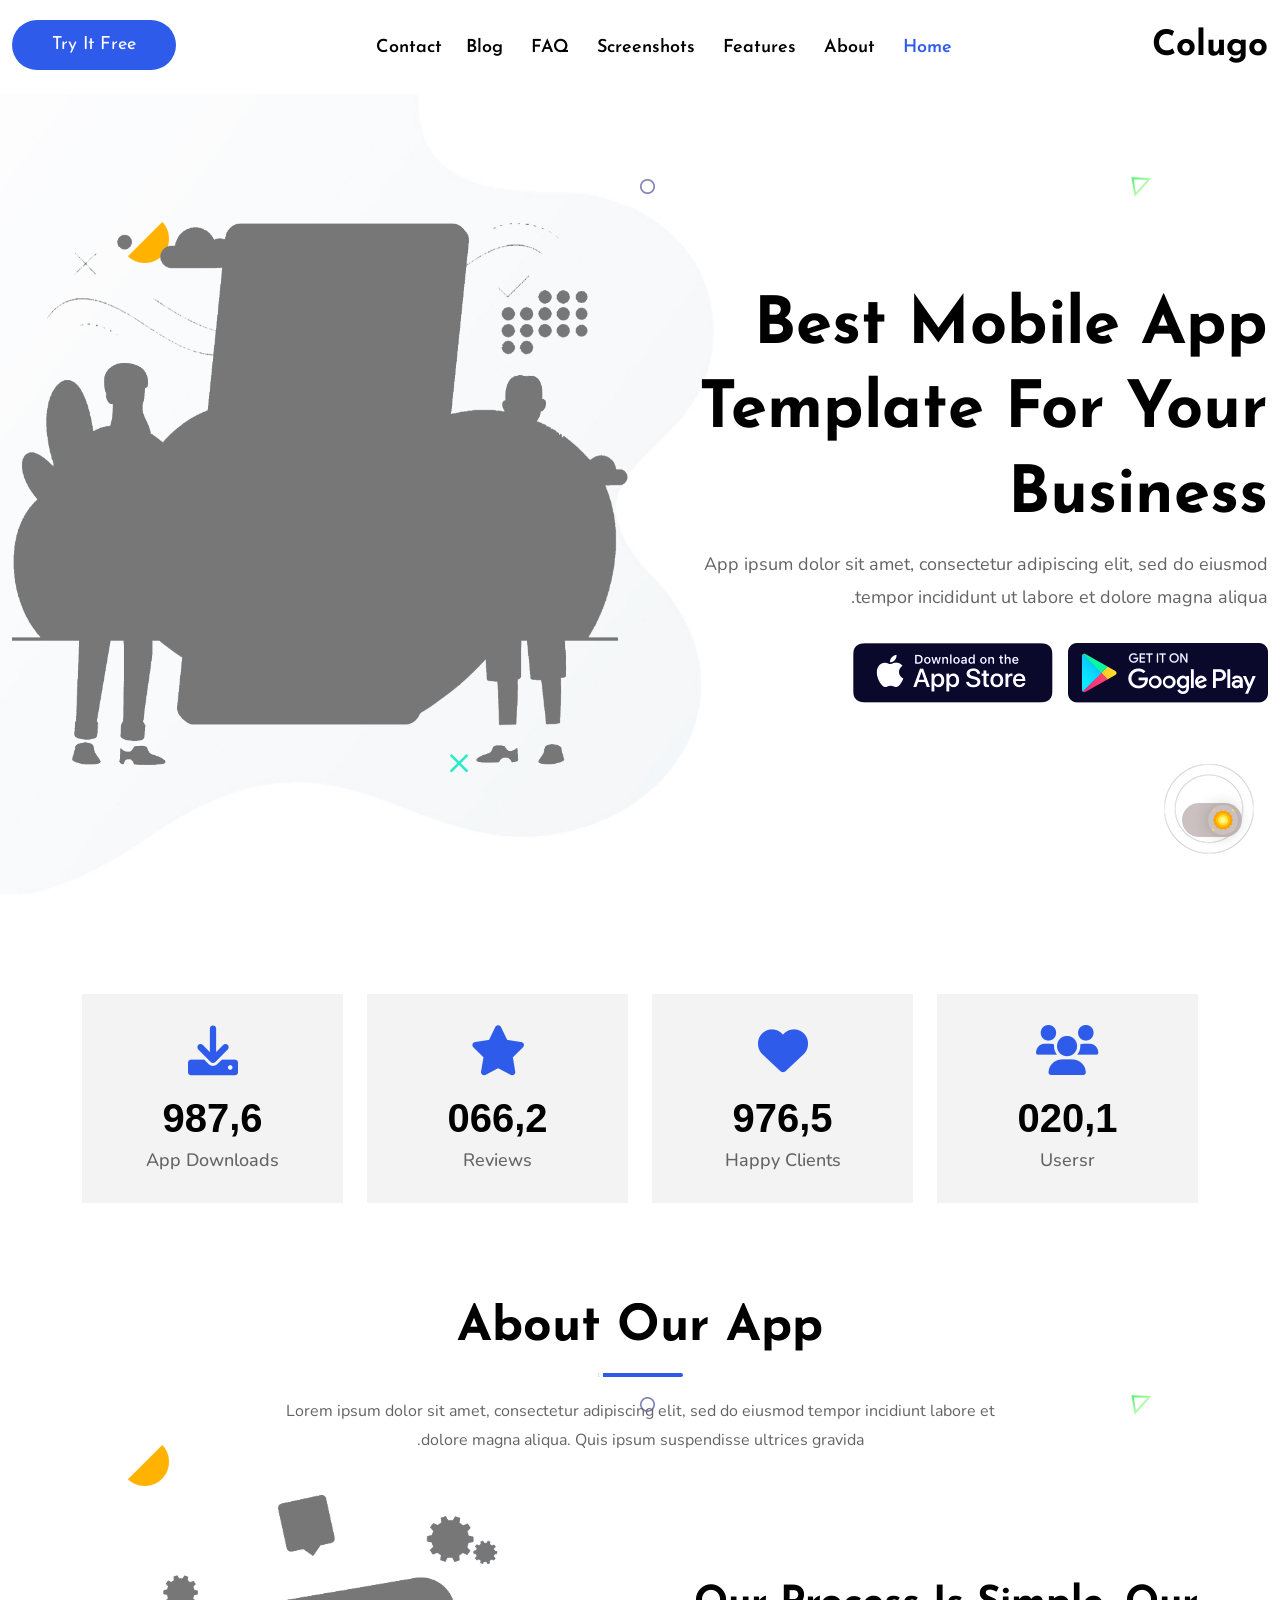
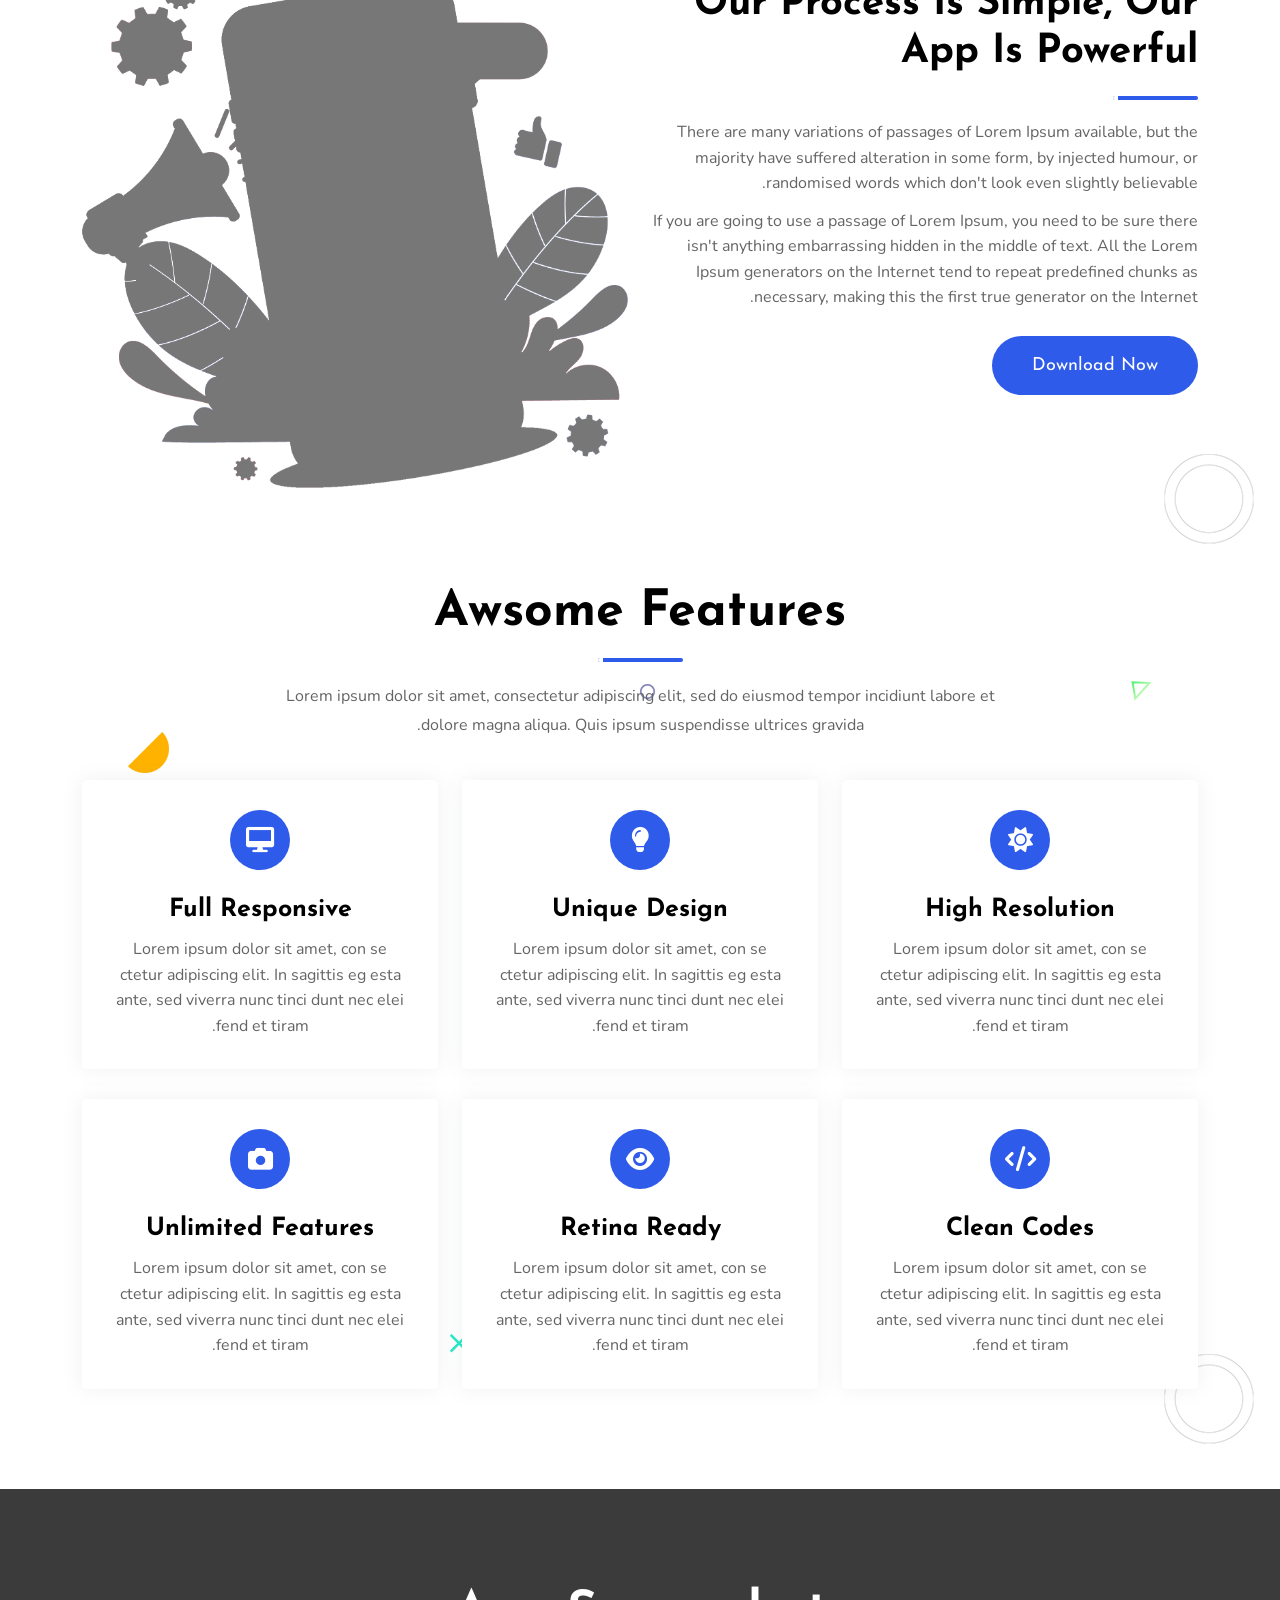
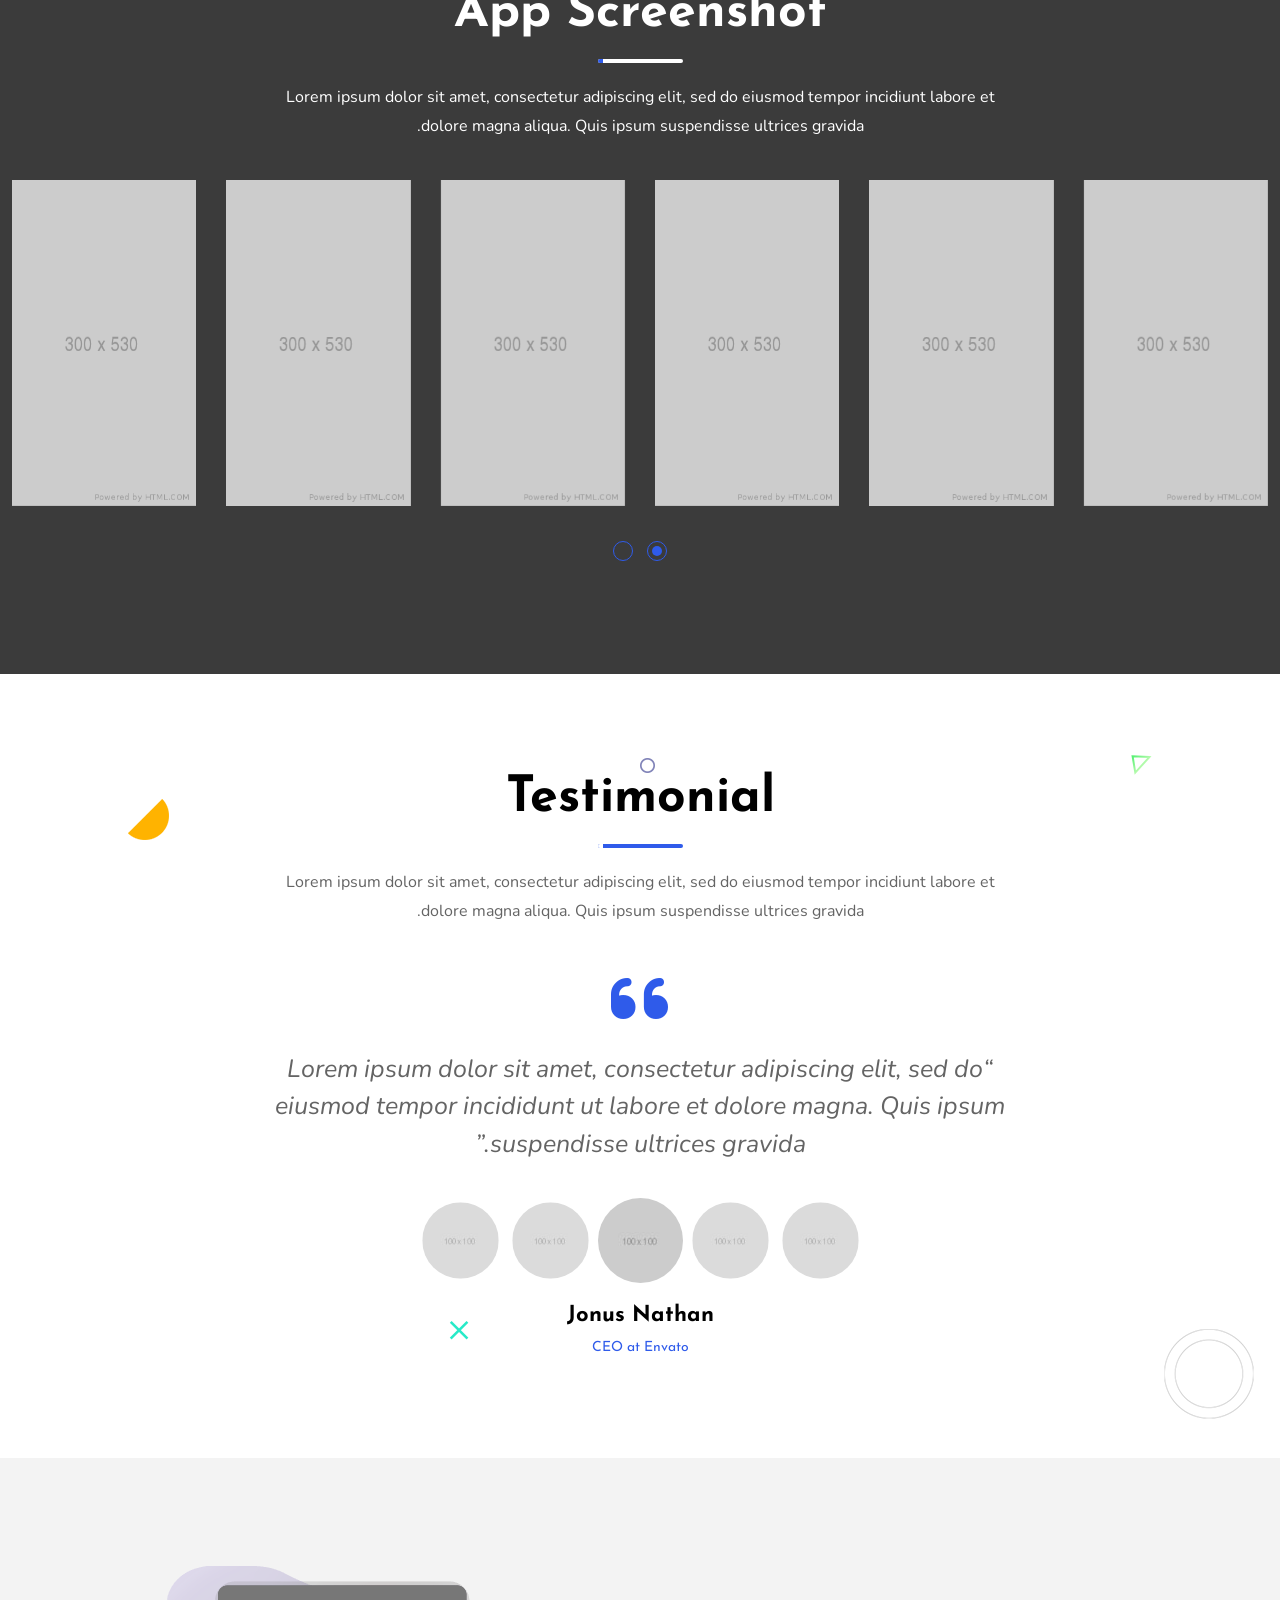
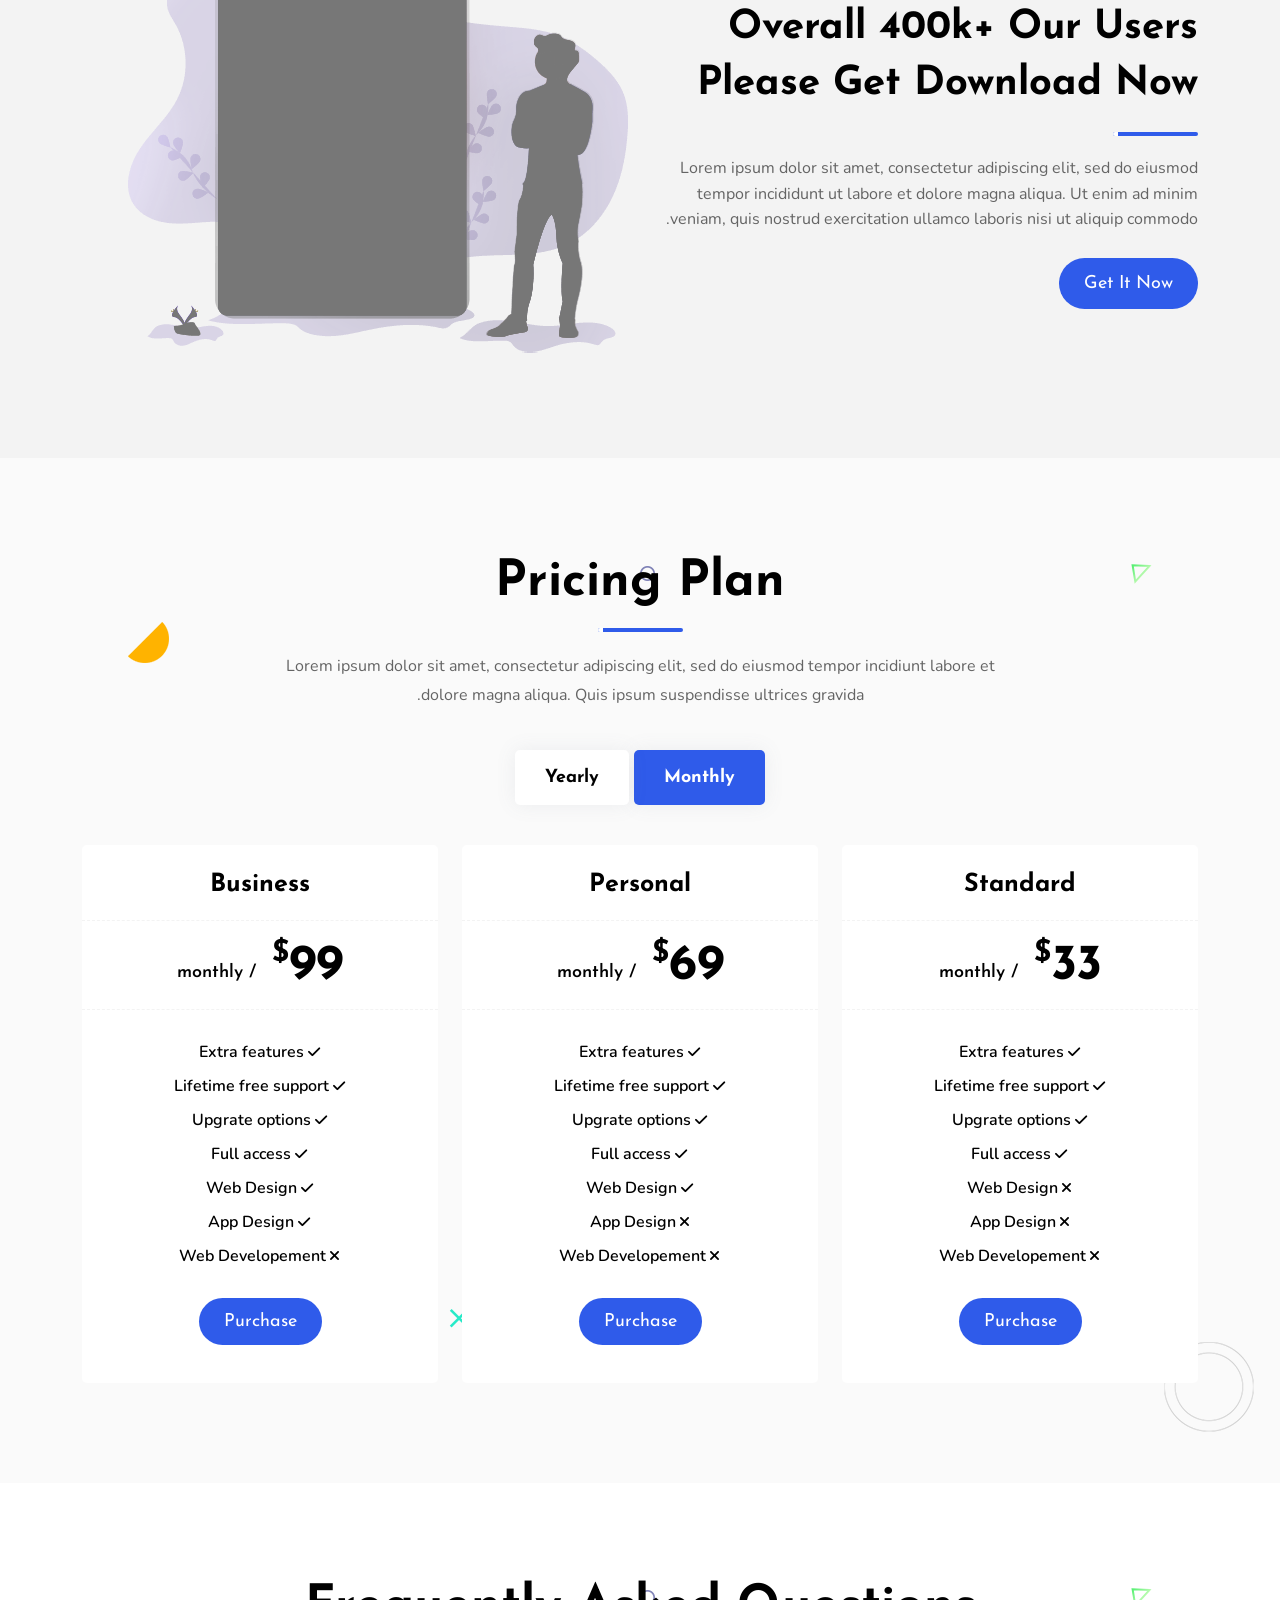
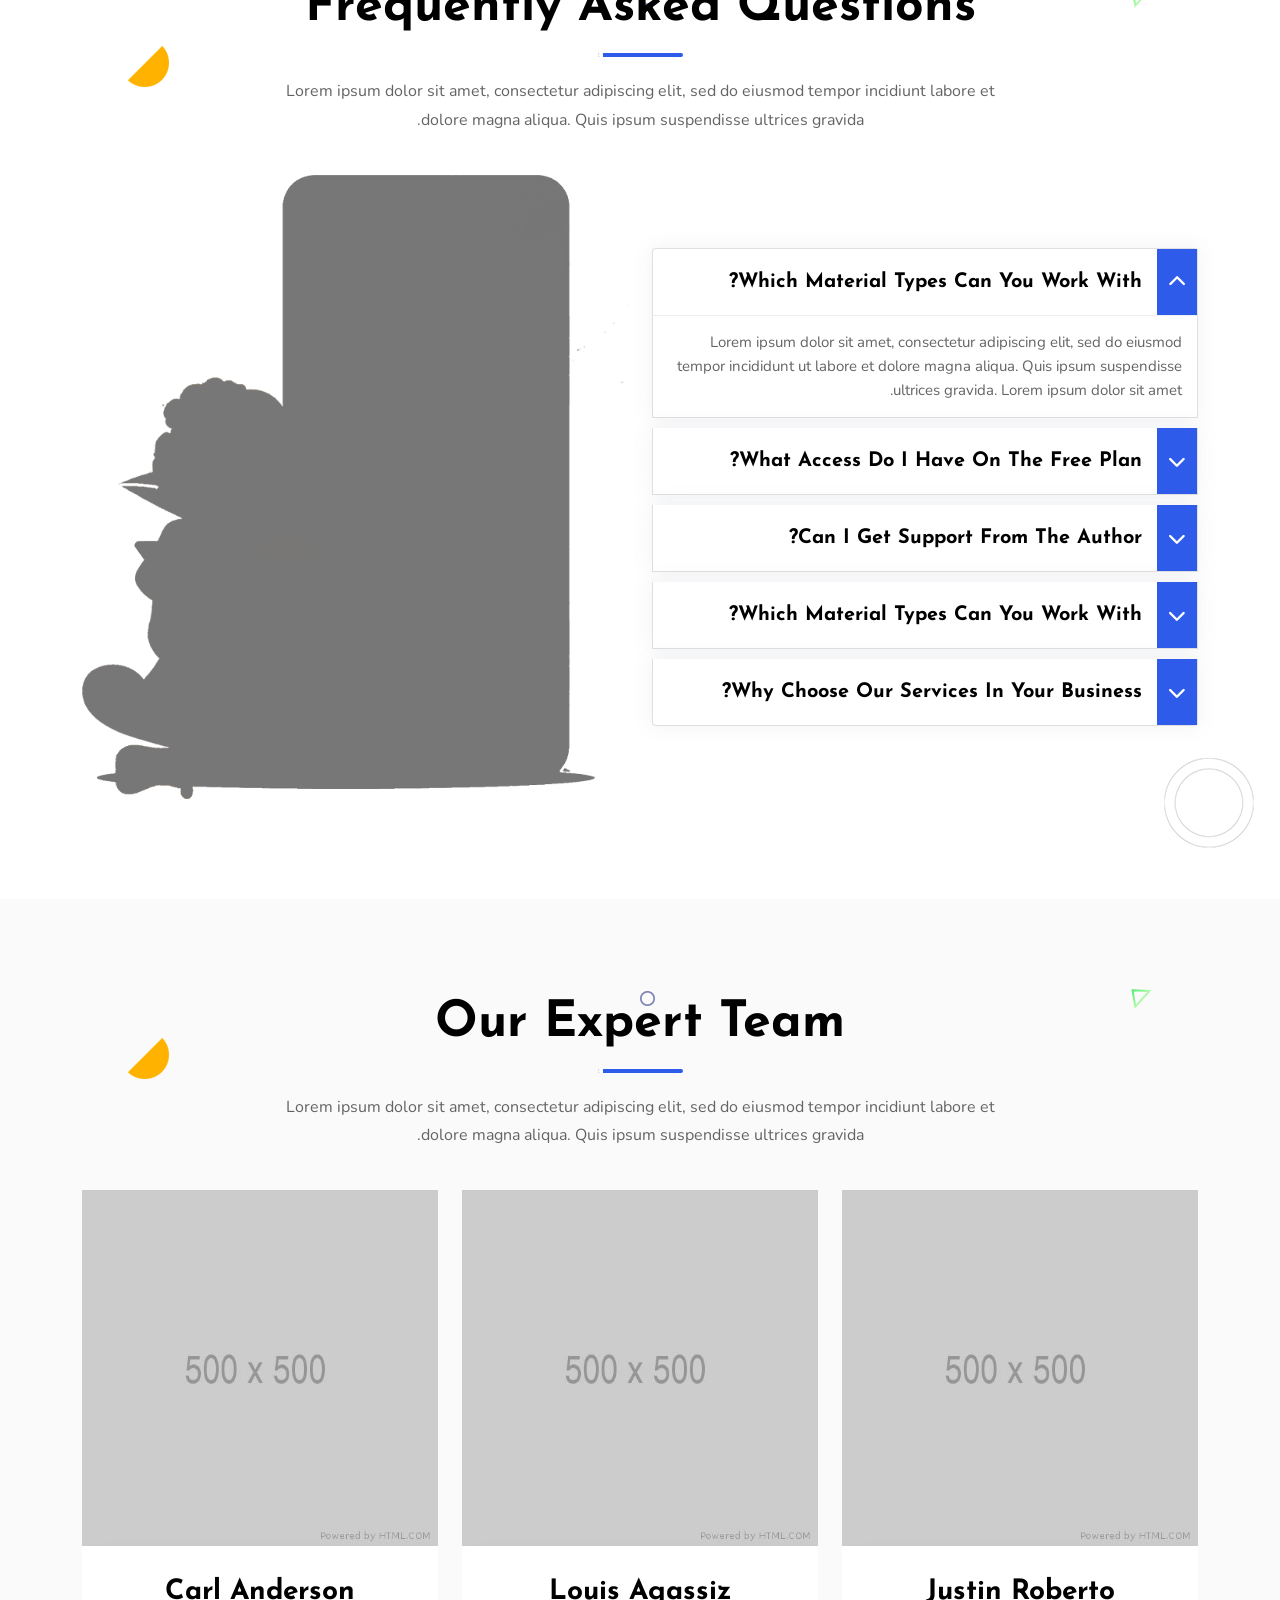
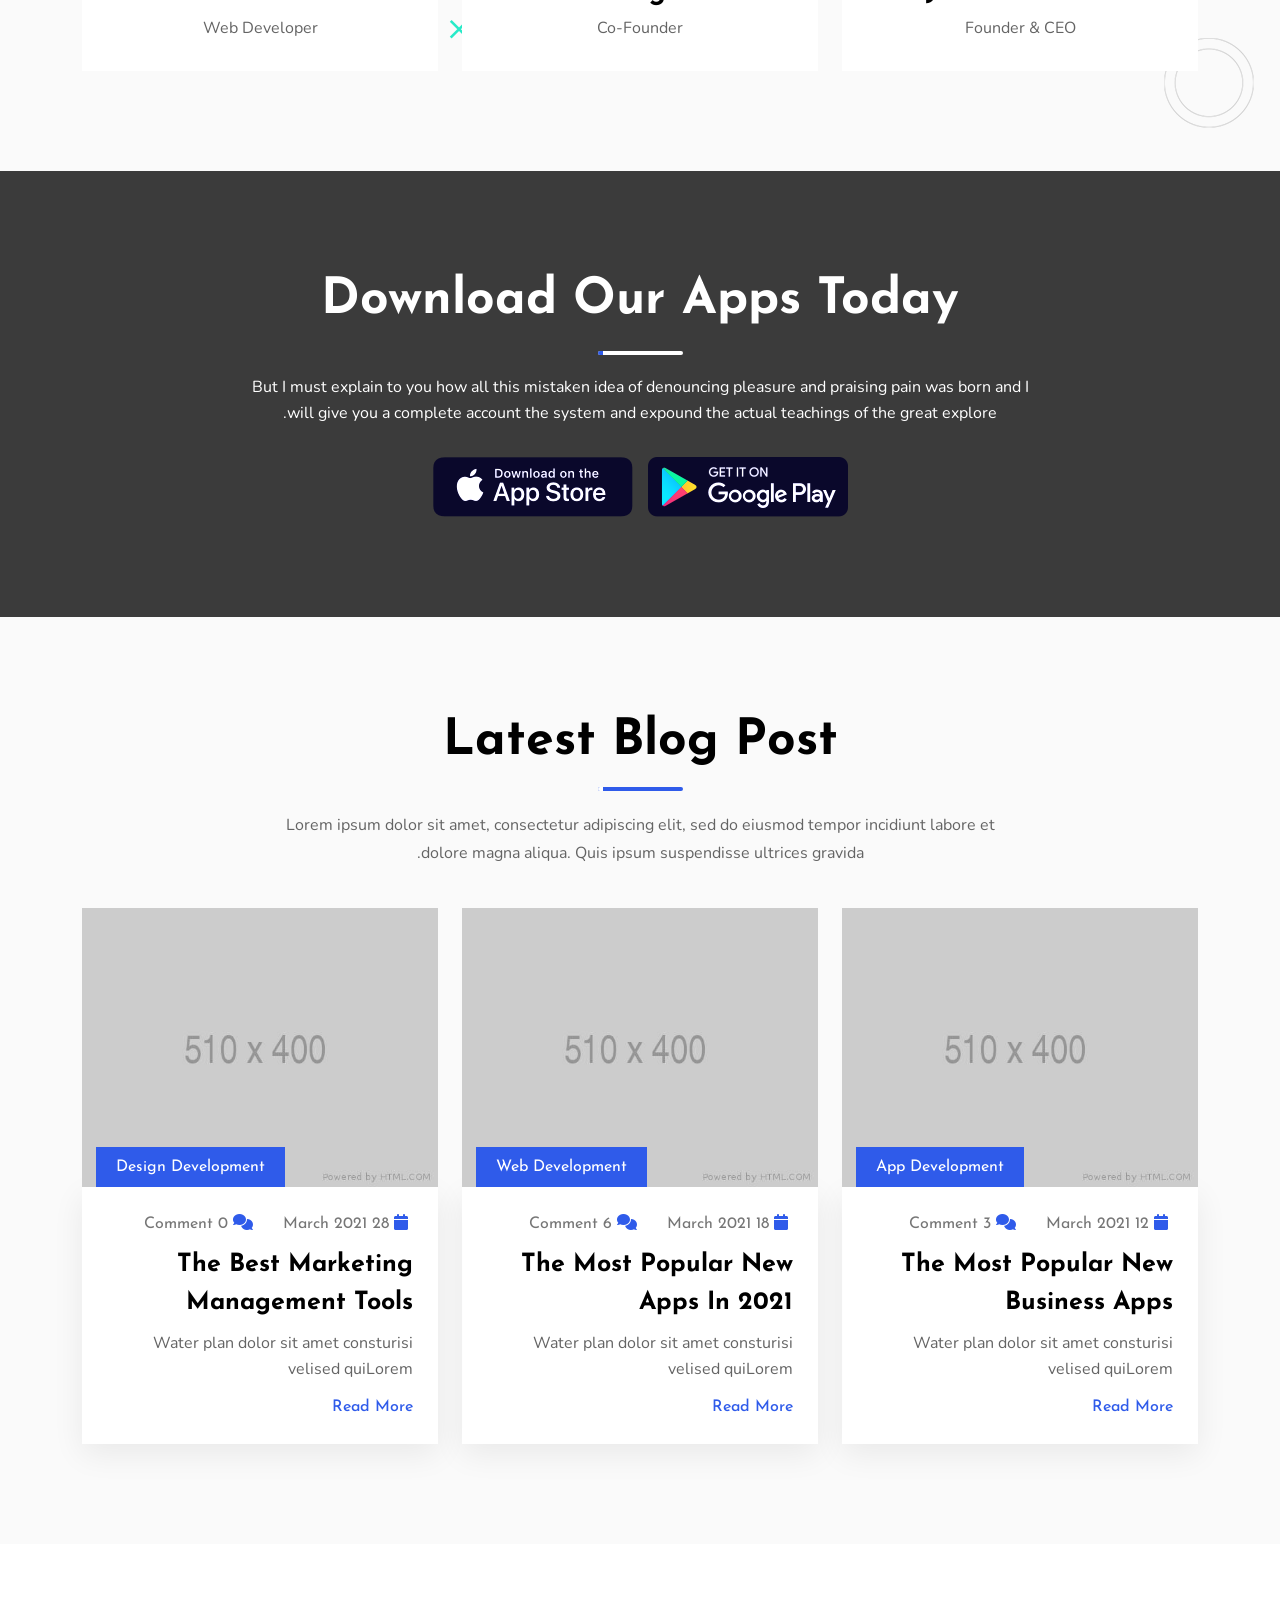
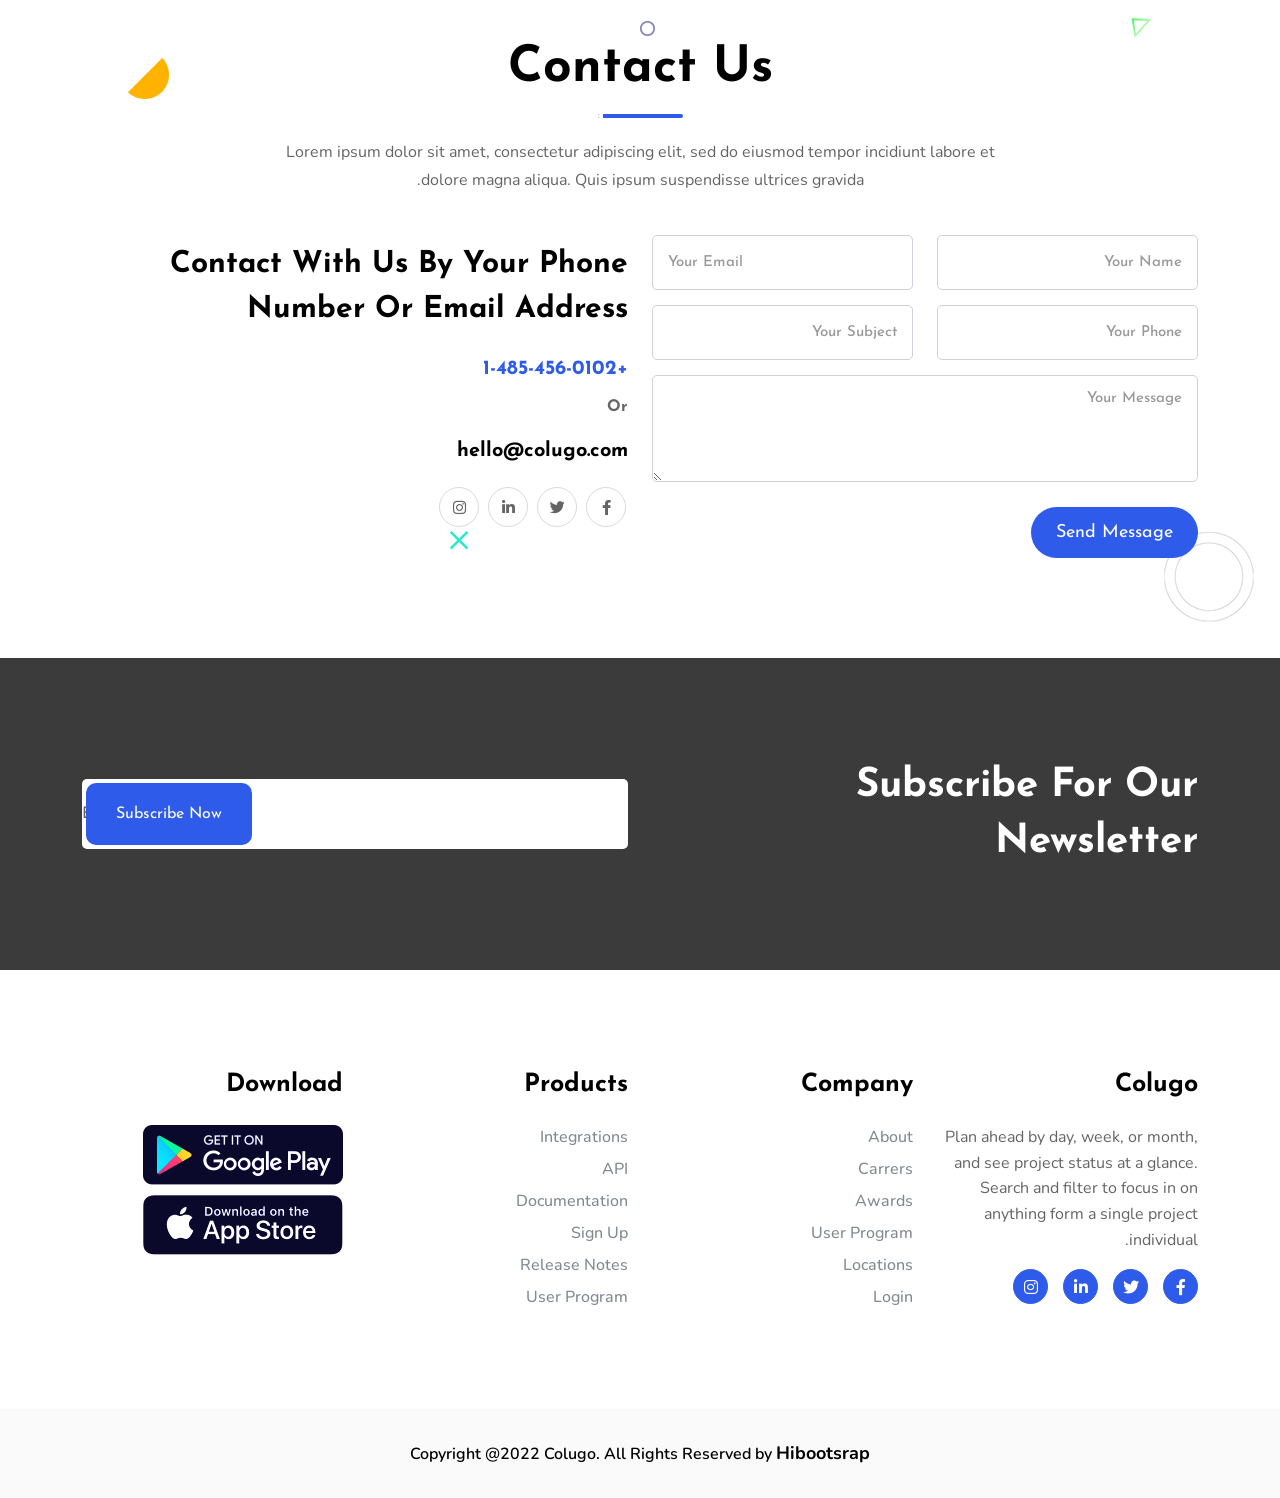
<file: index.html>
<!doctype html>
<html lang="ar" dir="rtl">
    <head>
        <!-- Required meta tags -->
        <meta charset="utf-8">
        <meta name="viewport" content="width=device-width, initial-scale=1, shrink-to-fit=no">

        <!-- Bootstrap Min CSS -->
        <link rel="stylesheet" href="assets/css/bootstrap.rtl.min.css">
        <!-- Animate Min CSS -->
        <link rel="stylesheet" href="assets/css/animate.min.css">
        <!-- Owl Carousel Min CSS -->
        <link rel="stylesheet" href="assets/css/owl.carousel.min.css">
        <!-- Fontawesome CSS -->
        <link rel="stylesheet" href="assets/css/fontawesome.min.css">
        <!-- Odometer CSS -->
        <link rel="stylesheet" href="assets/css/odometer.css">
        <!-- Popup CSS -->
        <link rel="stylesheet" href="assets/css/magnific-popup.min.css">
        <!-- Slick CSS -->
        <link rel="stylesheet" href="assets/css/slick.min.css">
         <!-- Style CSS -->
        <link rel="stylesheet" href="assets/css/style.css">
        <!-- Dark CSS -->
        <link rel="stylesheet" href="assets/css/dark.css">
        <!-- Responsive CSS -->
        <link rel="stylesheet" href="assets/css/responsive.css">
        <!-- RTL CSS -->
        <link rel="stylesheet" href="assets/css/rtl.css">

        <title>Colugo - App Landing Page HTML Template</title>

        <link rel="icon" type="image/png" href="assets/img/favicon.png">
    </head>

    <body data-bs-spy="scroll" data-bs-offset="120">

        <!-- Start Preloader Area -->
        <div class="preloader">
            <div class="preloader">
                <span></span>
                <span></span>
            </div>
        </div>
        <!-- End Preloader Area -->

        <!-- Start Navbar Area -->
        <nav class="navbar navbar-expand-lg navbar-light bg-light">
            <div class="container-fluid">
                <div class="logo">
                    <a href="index.html">
                        <h3>Colugo</h3>
                    </a>
                </div>

                <button class="navbar-toggler" type="button" data-bs-toggle="collapse" data-bs-target="#navbarSupportedContent" aria-controls="navbarSupportedContent" aria-expanded="false" aria-label="Toggle navigation">
                    <span class="navbar-toggler-icon"></span>
                </button>
            
                <div class="collapse navbar-collapse" id="navbarSupportedContent">
                    <ul class="navbar-nav">
                        <li class="nav-item">
                            <a href="#home" class="nav-link">
                                Home
                            </a>
                        </li>

                        <li class="nav-item">
                            <a href="#about" class="nav-link">
                                About
                            </a>
                        </li>

                        <li class="nav-item">
                            <a href="#features" class="nav-link">
                                Features
                            </a>
                        </li>

                        <li class="nav-item">
                            <a href="#screenshots" class="nav-link">
                                Screenshots
                            </a>
                        </li>

                        <li class="nav-item">
                            <a href="#faq" class="nav-link">
                                FAQ
                            </a>
                        </li>

                        <li class="nav-item">
                            <a href="blog.html" class="nav-link">
                                Blog
                            </a>
                        </li>

                        <li class="nav-item">
                            <a href="#contact" class="nav-link">
                                Contact
                            </a>
                        </li>
                    </ul>

                    <div class="others-option">
                        <div class="d-flex align-items-center">
                            <div class="option-item">
                                <a href="#" class="default-btn">
                                    Try It Free
                                    <span></span>
                                </a>
                            </div>
                        </div>
                    </div>
                </div>
            </div>
        </nav>
        <!-- End Navbar Area -->

        <!-- Start Main Banner Area -->
        <div id="home"  class="main-banner">
            <div class="d-table">
                <div class="d-table-cell">
                    <div class="container-fluid">
                        <div class="row align-items-center">
                            <div class="col-lg-6">
                                <div class="banner-content">
                                    <h1>Best Mobile App Template For Your Business</h1>
                                    <p>App ipsum dolor sit amet, consectetur adipiscing elit, sed do eiusmod tempor incididunt ut labore et dolore magna aliqua.</p>
        
                                    <div class="banner-holder">
                                        <a href="#">
                                            <img src="assets/img/store/1.png" alt="image">
                                        </a>
                                        <a href="#">
                                            <img src="assets/img/store/2.png" alt="image">
                                        </a>
                                    </div>
                                </div>
                            </div>

                            <div class="col-lg-6">
                                <div class="banner-image">
                                    <img src="assets/img/mobile.png" alt="image">
                                </div>
                            </div>
                        </div>
                    </div>
                </div>
            </div>

            <div class="default-shape">
                <div class="shape-1">
                    <img src="assets/img/shape/1.png" alt="image">
                </div>

                <div class="shape-2 rotateme">
                    <img src="assets/img/shape/2.png" alt="image">
                </div>

                <div class="shape-3">
                    <img src="assets/img/shape/3.svg" alt="image">
                </div>

                <div class="shape-4">
                    <img src="assets/img/shape/4.svg" alt="image">
                </div>

                <div class="shape-5">
                    <img src="assets/img/shape/5.png" alt="image">
                </div>
            </div>
        </div>
        <!-- End Main Banner Area -->

        <!-- Start Fun Facts Area -->
        <section class="fun-facts-area pt-100 pb-70">
            <div class="container">
                <div class="row align-items-center">
                    <div class="col-lg-3 col-sm-6">
                        <div class="single-fun-fact">
                            <div class="icon">
                                <i class="fa fa-users"></i>
                            </div>
                            <h3>
                                <span class="odometer" data-count="1020">00</span>
                            </h3>
                            <p>Usersr</p>
                        </div>
                    </div>

                    <div class="col-lg-3 col-sm-6">
                        <div class="single-fun-fact">
                            <div class="icon">
                                <i class="fa fa-heart"></i>
                            </div>
                            <h3>
                                <span class="odometer" data-count="5679">00</span>
                            </h3>
                            <p>Happy Clients</p>
                        </div>
                    </div>

                    <div class="col-lg-3 col-sm-6">
                        <div class="single-fun-fact">
                            <div class="icon">
                                <i class="fa fa-star"></i>
                            </div>
                            <h3>
                                <span class="odometer" data-count="2660">00</span>
                            </h3>
                            <p>Reviews</p>
                        </div>
                    </div>

                    <div class="col-lg-3 col-sm-6">
                        <div class="single-fun-fact">
                            <div class="icon">
                                <i class="fa fa-download"></i>
                            </div>
                            <h3>
                                <span class="odometer" data-count="6789">00</span>
                            </h3>
                            <p>App Downloads</p>
                        </div>
                    </div>
                </div>
            </div>
        </section>
        <!-- End Fun Facts Area -->

        <!-- Start About Area -->
        <section id="about" class="about-area pb-100">
            <div class="container">
                <div class="section-title">
                    <h2>About Our App</h2>
                    <div class="bar"></div>
                    <p>Lorem ipsum dolor sit amet, consectetur adipiscing elit, sed do eiusmod tempor incidiunt  labore et dolore magna aliqua. Quis ipsum suspendisse ultrices gravida.</p>
                </div>

                <div class="row align-items-center">
                    <div class="col-lg-6">
                        <div class="about-content">
                            <h3>Our process is simple, Our App is powerful</h3>
                            <div class="bar"></div>
                            <p>There are many variations of passages of Lorem Ipsum available, but the majority have suffered alteration in some form, by injected humour, or randomised words which don't look even slightly believable.</p>
                            <p>If you are going to use a passage of Lorem Ipsum, you need to be sure there isn't anything embarrassing hidden in the middle of text. All the Lorem Ipsum generators on the Internet tend to repeat predefined chunks as necessary, making this the first true generator on the Internet.</p>

                            <div class="about-btn">
                                <a href="#" class="default-btn">
                                    Download Now
                                    <span></span>
                                </a>
                            </div>
                        </div>
                    </div>

                    <div class="col-lg-6">
                        <div class="about-image">
                            <img src="assets/img/about.png" alt="image">
                        </div>
                    </div>
                </div>
            </div>

            <div class="default-shape">
                <div class="shape-1">
                    <img src="assets/img/shape/1.png" alt="image">
                </div>

                <div class="shape-2 rotateme">
                    <img src="assets/img/shape/2.png" alt="image">
                </div>

                <div class="shape-3">
                    <img src="assets/img/shape/3.svg" alt="image">
                </div>

                <div class="shape-4">
                    <img src="assets/img/shape/4.svg" alt="image">
                </div>

                <div class="shape-5">
                    <img src="assets/img/shape/5.png" alt="image">
                </div>
            </div>
        </section>
        <!-- End About Area -->

        <!-- Start Features Area -->
        <section id="features" class="features-area pb-70">
            <div class="container">
                <div class="section-title">
                    <h2>Awsome Features</h2>
                    <div class="bar"></div>
                    <p>Lorem ipsum dolor sit amet, consectetur adipiscing elit, sed do eiusmod tempor incidiunt  labore et dolore magna aliqua. Quis ipsum suspendisse ultrices gravida.</p>
                </div>

                <div class="row">
                    <div class="col-lg-4 col-md-6">
                        <div class="single-features">
                            <div class="icon">
                                <i class="fa fa-sun"></i>
                            </div>
                            <h3>High Resolution</h3>
                            <p>Lorem ipsum dolor sit amet, con se ctetur adipiscing elit. In sagittis eg esta ante, sed viverra nunc tinci dunt nec elei fend et tiram.</p>
                        </div>
                    </div>

                    <div class="col-lg-4 col-md-6">
                        <div class="single-features">
                            <div class="icon">
                                <i class="fa fa-lightbulb"></i>
                            </div>
                            <h3>Unique Design</h3>
                            <p>Lorem ipsum dolor sit amet, con se ctetur adipiscing elit. In sagittis eg esta ante, sed viverra nunc tinci dunt nec elei fend et tiram.</p>
                        </div>
                    </div>

                    <div class="col-lg-4 col-md-6">
                        <div class="single-features">
                            <div class="icon">
                                <i class="fa fa-desktop"></i>
                            </div>
                            <h3>Full Responsive</h3>
                            <p>Lorem ipsum dolor sit amet, con se ctetur adipiscing elit. In sagittis eg esta ante, sed viverra nunc tinci dunt nec elei fend et tiram.</p>
                        </div>
                    </div>

                    <div class="col-lg-4 col-md-6">
                        <div class="single-features">
                            <div class="icon">
                                <i class="fa fa-code"></i>
                            </div>
                            <h3>Clean Codes</h3>
                            <p>Lorem ipsum dolor sit amet, con se ctetur adipiscing elit. In sagittis eg esta ante, sed viverra nunc tinci dunt nec elei fend et tiram.</p>
                        </div>
                    </div>

                    <div class="col-lg-4 col-md-6">
                        <div class="single-features">
                            <div class="icon">
                                <i class="fa fa-eye"></i>
                            </div>
                            <h3>Retina Ready</h3>
                            <p>Lorem ipsum dolor sit amet, con se ctetur adipiscing elit. In sagittis eg esta ante, sed viverra nunc tinci dunt nec elei fend et tiram.</p>
                        </div>
                    </div>

                    <div class="col-lg-4 col-md-6">
                        <div class="single-features">
                            <div class="icon">
                                <i class="fa fa-camera"></i>
                            </div>
                            <h3>Unlimited Features</h3>
                            <p>Lorem ipsum dolor sit amet, con se ctetur adipiscing elit. In sagittis eg esta ante, sed viverra nunc tinci dunt nec elei fend et tiram.</p>
                        </div>
                    </div>
                </div>
            </div>

            <div class="default-shape">
                <div class="shape-1">
                    <img src="assets/img/shape/1.png" alt="image">
                </div>

                <div class="shape-2 rotateme">
                    <img src="assets/img/shape/2.png" alt="image">
                </div>

                <div class="shape-3">
                    <img src="assets/img/shape/3.svg" alt="image">
                </div>

                <div class="shape-4">
                    <img src="assets/img/shape/4.svg" alt="image">
                </div>

                <div class="shape-5">
                    <img src="assets/img/shape/5.png" alt="image">
                </div>
            </div>
        </section>
        <!-- End Features Area -->

        <!-- End Screenshot Area -->
        <section id="screenshots" class="screenshot-area ptb-100">
            <div class="container-fluid">
                <div class="section-title">
                    <h2>App Screenshot</h2>
                    <div class="bar"></div>
                    <p>Lorem ipsum dolor sit amet, consectetur adipiscing elit, sed do eiusmod tempor incidiunt  labore et dolore magna aliqua. Quis ipsum suspendisse ultrices gravida.</p>
                </div>

                <div class="screenshot-slider owl-carousel owl-theme">
                    <div class="screenshot-item">
                        <div class="image">
                            <img src="assets/img/screenshot/1.png" alt="image">
                        </div>
                    </div>

                    <div class="screenshot-item">
                        <div class="image">
                            <img src="assets/img/screenshot/2.png" alt="image">
                        </div>
                    </div>

                    <div class="screenshot-item">
                        <div class="image">
                            <img src="assets/img/screenshot/3.png" alt="image">
                        </div>
                    </div>

                    <div class="screenshot-item">
                        <div class="image">
                            <img src="assets/img/screenshot/4.png" alt="image">
                        </div>
                    </div>

                    <div class="screenshot-item">
                        <div class="image">
                            <img src="assets/img/screenshot/5.png" alt="image">
                        </div>
                    </div>

                    <div class="screenshot-item">
                        <div class="image">
                            <img src="assets/img/screenshot/6.png" alt="image">
                        </div>
                    </div>

                    <div class="screenshot-item">
                        <div class="image">
                            <img src="assets/img/screenshot/1.png" alt="image">
                        </div>
                    </div>

                    <div class="screenshot-item">
                        <div class="image">
                            <img src="assets/img/screenshot/2.png" alt="image">
                        </div>
                    </div>

                    <div class="screenshot-item">
                        <div class="image">
                            <img src="assets/img/screenshot/3.png" alt="image">
                        </div>
                    </div>

                    <div class="screenshot-item">
                        <div class="image">
                            <img src="assets/img/screenshot/4.png" alt="image">
                        </div>
                    </div>

                    <div class="screenshot-item">
                        <div class="image">
                            <img src="assets/img/screenshot/5.png" alt="image">
                        </div>
                    </div>

                    <div class="screenshot-item">
                        <div class="image">
                            <img src="assets/img/screenshot/6.png" alt="image">
                        </div>
                    </div>
                </div>
            </div>
        </section>
        <!-- End Screenshot Area -->

        <!-- Start Testimonial Area -->
        <section class="testimonial-area ptb-100">
            <div class="container">
                <div class="section-title">
                    <h2>Testimonial</h2>
                    <div class="bar"></div>
                    <p>Lorem ipsum dolor sit amet, consectetur adipiscing elit, sed do eiusmod tempor incidiunt  labore et dolore magna aliqua. Quis ipsum suspendisse ultrices gravida.</p>
                </div>

                <div class="testimonial-slides">
					<div class="client-feedback">
						<div>
							<div class="item">
								<div class="single-feedback">
                                    <div class="icon">
                                        <i class="fa fa-quote-left"></i>
                                    </div>
									<p>“Lorem ipsum dolor sit amet, consectetur adipiscing elit, sed do eiusmod tempor incididunt ut labore et dolore magna. Quis ipsum suspendisse ultrices gravida.”</p>
								</div>
							</div>
							
							<div class="item">
								<div class="single-feedback">
                                    <div class="icon">
                                        <i class="fa fa-quote-left"></i>
                                    </div>
									<p>“Lorem ipsum dolor sit amet, consectetur adipiscing elit, sed do eiusmod tempor incididunt ut labore et dolore magna. Quis ipsum suspendisse ultrices gravida.”</p>
								</div>
							</div>
							
							<div class="item">
								<div class="single-feedback">
                                    <div class="icon">
                                        <i class="fa fa-quote-left"></i>
                                    </div>
									<p>“Lorem ipsum dolor sit amet, consectetur adipiscing elit, sed do eiusmod tempor incididunt ut labore et dolore magna. Quis ipsum suspendisse ultrices gravida.”</p>
								</div>
							</div>
							
							<div class="item">
								<div class="single-feedback">
                                    <div class="icon">
                                        <i class="fa fa-quote-left"></i>
                                    </div>
									<p>“Lorem ipsum dolor sit amet, consectetur adipiscing elit, sed do eiusmod tempor incididunt ut labore et dolore magna. Quis ipsum suspendisse ultrices gravida.”</p>
								</div>
							</div>
							
							<div class="item">
								<div class="single-feedback">
                                    <div class="icon">
                                        <i class="fa fa-quote-left"></i>
                                    </div>
									<p>“Lorem ipsum dolor sit amet, consectetur adipiscing elit, sed do eiusmod tempor incididunt ut labore et dolore magna. Quis ipsum suspendisse ultrices gravida.”</p>
								</div>
							</div>
							
							<div class="item">
								<div class="single-feedback">
                                    <div class="icon">
                                        <i class="fa fa-quote-left"></i>
                                    </div>
									<p>“Lorem ipsum dolor sit amet, consectetur adipiscing elit, sed do eiusmod tempor incididunt ut labore et dolore magna. Quis ipsum suspendisse ultrices gravida.”</p>
								</div>
							</div>
							
							<div class="item">
								<div class="single-feedback">
                                    <div class="icon">
                                        <i class="fa fa-quote-left"></i>
                                    </div>
									<p>“Lorem ipsum dolor sit amet, consectetur adipiscing elit, sed do eiusmod tempor incididunt ut labore et dolore magna. Quis ipsum suspendisse ultrices gravida.”</p>
								</div>
							</div>
							
							<div class="item">
								<div class="single-feedback">
                                    <div class="icon">
                                        <i class="fa fa-quote-left"></i>
                                    </div>
									<p>“Lorem ipsum dolor sit amet, consectetur adipiscing elit, sed do eiusmod tempor incididunt ut labore et dolore magna. Quis ipsum suspendisse ultrices gravida.”</p>
								</div>
							</div>
                        </div>
                        
                        <button class="prev-arrow slick-arrow">
                            <i class="fa fa-chevron-left"></i>
                        </button>
                        
                        <button class="next-arrow slick-arrow">
                            <i class="fa fa-chevron-right"></i>
                        </button>
                    </div>
                    
                    <div class="client-thumbnails">
						<div>
							<div class="item">
                                <div class="img-fill">
                                    <img src="assets/img/client/1.jpg" alt="client">
                                </div>
                                
                                <div class="title">
                                    <h3>Jonus Nathan</h3>
                                    <span>CEO at Envato</span>
                                </div>
							</div>
							
							<div class="item">
								<div class="img-fill">
                                    <img src="assets/img/client/2.jpg" alt="client">
                                </div>
                                
                                <div class="title">
                                    <h3>Sadio Finn</h3>
                                    <span>CEO at FlatIcon</span>
                                </div>
                            </div>
                            
                            <div class="item">
								<div class="img-fill">
                                    <img src="assets/img/client/3.jpg" alt="client">
                                </div>
                                
                                <div class="title">
                                    <h3>Tom Olivar</h3>
                                    <span>CEO at ThemeForest</span>
                                </div>
							</div>
							
							<div class="item">
								<div class="img-fill">
                                    <img src="assets/img/client/4.jpg" alt="client">
                                </div>
                                
                                <div class="title">
                                    <h3>James Finn</h3>
                                    <span>CEO at GitLab</span>
                                </div>
                            </div>
							
							<div class="item">
								<div class="img-fill">
                                    <img src="assets/img/client/5.jpg" alt="client">
                                </div>
                                
                                <div class="title">
                                    <h3>John Lucy</h3>
                                    <span>CEO at Linkedin</span>
                                </div>
                            </div>
                            
                            <div class="item">
								<div class="img-fill">
                                    <img src="assets/img/client/1.jpg" alt="client">
                                </div>
                                
                                <div class="title">
                                    <h3>Sarah Taylor</h3>
                                    <span>CEO at Twitter</span>
                                </div>
							</div>
							
							<div class="item">
								<div class="img-fill">
                                    <img src="assets/img/client/2.jpg" alt="client">
                                </div>
                                
                                <div class="title">
                                    <h3>James Anderson</h3>
                                    <span>CEO at Facebook</span>
                                </div>
                            </div>
                            
                            <div class="item">
								<div class="img-fill">
                                    <img src="assets/img/client/3.jpg" alt="client">
                                </div>
                                
                                <div class="title">
                                    <h3>Steven Smith</h3>
                                    <span>CEO at EnvyTheme</span>
                                </div>
							</div>
						</div>
                    </div>
				</div>
            </div>

            <div class="default-shape">
                <div class="shape-1">
                    <img src="assets/img/shape/1.png" alt="image">
                </div>

                <div class="shape-2 rotateme">
                    <img src="assets/img/shape/2.png" alt="image">
                </div>

                <div class="shape-3">
                    <img src="assets/img/shape/3.svg" alt="image">
                </div>

                <div class="shape-4">
                    <img src="assets/img/shape/4.svg" alt="image">
                </div>

                <div class="shape-5">
                    <img src="assets/img/shape/5.png" alt="image">
                </div>
            </div>
        </section>
        <!-- End Testimonial Area -->

        <!-- Start Overview Area -->
        <section class="overview-area ptb-100">
            <div class="container">
                <div class="row align-items-center">
                    <div class="col-lg-6">
                        <div class="overview-content">
                            <h3>Overall 400k+ Our Users Please Get Download Now</h3>
                            <div class="bar"></div>
                            <p>Lorem ipsum dolor sit amet, consectetur adipiscing elit, sed do eiusmod tempor incididunt ut labore et dolore magna aliqua. Ut enim ad minim veniam, quis nostrud exercitation ullamco laboris nisi ut aliquip commodo.</p>
                            <div class="overview-btn">
                                <a href="#" class="default-btn">
                                    Get It Now
                                    <span></span>
                                </a>
                            </div>
                        </div>
                    </div>

                    <div class="col-lg-6">
                        <div class="overview-image">
                            <img src="assets/img/overview.png" alt="image">
                        </div>
                    </div>
                </div>
            </div>
        </section>
        <!-- End Overview Area -->

        <!-- Start Pricing Area -->
        <section class="pricing-area pt-100 pb-70">
            <div class="container">
                <div class="section-title">
                    <h2>Pricing Plan</h2>
                    <div class="bar"></div>
                    <p>Lorem ipsum dolor sit amet, consectetur adipiscing elit, sed do eiusmod tempor incidiunt  labore et dolore magna aliqua. Quis ipsum suspendisse ultrices gravida.</p>
                </div>

                <div class="tab pricing-list-tab">
                    <ul class="tabs">
                        <li>
                            <a href="#">
                                Monthly
                            </a>
                        </li>
                        <li>
                            <a href="#">
                                Yearly
                            </a>
                        </li>
                    </ul>

                    <div class="tab_content">
                        <div class="tabs_item">
                            <div class="row">
                                <div class="col-lg-4 col-md-6">
                                    <div class="single-pricing-table">
                                        <div class="pricing-header">
                                            <h3>Standard</h3>
                                        </div>

                                        <div class="price">
                                            <sup>$</sup>33 <sub>/ monthly</sub>
                                        </div>

                                        <ul class="pricing-features">
                                            <li>
                                                <i class="fas fa-check"></i>
                                                Extra features
                                            </li>
                                            <li>
                                                <i class="fa fa-check"></i>
                                                Lifetime free support
                                            </li>
                                            <li>
                                                <i class="fa fa-check"></i>
                                                Upgrate options
                                            </li>
                                            <li>
                                                <i class="fa fa-check"></i>
                                                Full access
                                            </li>
                                            <li>
                                                <i class="fa fa-times"></i>
                                                Web Design
                                            </li>
                                            <li>
                                                <i class="fa fa-times"></i>
                                                App Design
                                            </li>
                                            <li>
                                                <i class="fa fa-times"></i>
                                                Web Developement
                                            </li>
                                        </ul>

                                        <div class="pricing-btn">
                                            <a href="#" class="default-btn">
                                                Purchase
                                                <span></span>
                                            </a>
                                        </div>
                                    </div>
                                </div>

                                <div class="col-lg-4 col-md-6">
                                    <div class="single-pricing-table">
                                        <div class="pricing-header">
                                            <h3>Personal</h3>
                                        </div>

                                        <div class="price">
                                            <sup>$</sup>69 <sub>/ monthly</sub>
                                        </div>

                                        <ul class="pricing-features">
                                            <li>
                                                <i class="fas fa-check"></i>
                                                Extra features
                                            </li>
                                            <li>
                                                <i class="fa fa-check"></i>
                                                Lifetime free support
                                            </li>
                                            <li>
                                                <i class="fa fa-check"></i>
                                                Upgrate options
                                            </li>
                                            <li>
                                                <i class="fa fa-check"></i>
                                                Full access
                                            </li>
                                            <li>
                                                <i class="fa fa-check"></i>
                                                Web Design
                                            </li>
                                            <li>
                                                <i class="fa fa-times"></i>
                                                App Design
                                            </li>
                                            <li>
                                                <i class="fa fa-times"></i>
                                                Web Developement
                                            </li>
                                        </ul>

                                        <div class="pricing-btn">
                                            <a href="#" class="default-btn">
                                                Purchase
                                                <span></span>
                                            </a>
                                        </div>
                                    </div>
                                </div>

                                <div class="col-lg-4 col-md-6">
                                    <div class="single-pricing-table">
                                        <div class="pricing-header">
                                            <h3>Business</h3>
                                        </div>

                                        <div class="price">
                                            <sup>$</sup>99 <sub>/ monthly</sub>
                                        </div>

                                        <ul class="pricing-features">
                                            <li>
                                                <i class="fas fa-check"></i>
                                                Extra features
                                            </li>
                                            <li>
                                                <i class="fa fa-check"></i>
                                                Lifetime free support
                                            </li>
                                            <li>
                                                <i class="fa fa-check"></i>
                                                Upgrate options
                                            </li>
                                            <li>
                                                <i class="fa fa-check"></i>
                                                Full access
                                            </li>
                                            <li>
                                                <i class="fa fa-check"></i>
                                                Web Design
                                            </li>
                                            <li>
                                                <i class="fa fa-check"></i>
                                                App Design
                                            </li>
                                            <li>
                                                <i class="fa fa-times"></i>
                                                Web Developement
                                            </li>
                                        </ul>

                                        <div class="pricing-btn">
                                            <a href="#" class="default-btn">
                                                Purchase
                                                <span></span>
                                            </a>
                                        </div>
                                    </div>
                                </div>
                            </div>
                        </div>

                        <div class="tabs_item">
                            <div class="row">
                                <div class="col-lg-4 col-md-6">
                                    <div class="single-pricing-table">
                                        <div class="pricing-header">
                                            <h3>Standard</h3>
                                        </div>

                                        <div class="price">
                                            <sup>$</sup>133 <sub>/ yearly</sub>
                                        </div>

                                        <ul class="pricing-features">
                                            <li>
                                                <i class="fas fa-check"></i>
                                                Extra features
                                            </li>
                                            <li>
                                                <i class="fa fa-check"></i>
                                                Lifetime free support
                                            </li>
                                            <li>
                                                <i class="fa fa-check"></i>
                                                Upgrate options
                                            </li>
                                            <li>
                                                <i class="fa fa-check"></i>
                                                Full access
                                            </li>
                                            <li>
                                                <i class="fa fa-times"></i>
                                                Web Design
                                            </li>
                                            <li>
                                                <i class="fa fa-times"></i>
                                                App Design
                                            </li>
                                            <li>
                                                <i class="fa fa-times"></i>
                                                Web Developement
                                            </li>
                                        </ul>

                                        <div class="pricing-btn">
                                            <a href="#" class="default-btn">
                                                Purchase
                                                <span></span>
                                            </a>
                                        </div>
                                    </div>
                                </div>

                                <div class="col-lg-4 col-md-6">
                                    <div class="single-pricing-table">
                                        <div class="pricing-header">
                                            <h3>Personal</h3>
                                        </div>

                                        <div class="price">
                                            <sup>$</sup>169 <sub>/ yearly</sub>
                                        </div>

                                        <ul class="pricing-features">
                                            <li>
                                                <i class="fas fa-check"></i>
                                                Extra features
                                            </li>
                                            <li>
                                                <i class="fa fa-check"></i>
                                                Lifetime free support
                                            </li>
                                            <li>
                                                <i class="fa fa-check"></i>
                                                Upgrate options
                                            </li>
                                            <li>
                                                <i class="fa fa-check"></i>
                                                Full access
                                            </li>
                                            <li>
                                                <i class="fa fa-check"></i>
                                                Web Design
                                            </li>
                                            <li>
                                                <i class="fa fa-times"></i>
                                                App Design
                                            </li>
                                            <li>
                                                <i class="fa fa-times"></i>
                                                Web Developement
                                            </li>
                                        </ul>

                                        <div class="pricing-btn">
                                            <a href="#" class="default-btn">
                                                Purchase
                                                <span></span>
                                            </a>
                                        </div>
                                    </div>
                                </div>

                                <div class="col-lg-4 col-md-6">
                                    <div class="single-pricing-table">
                                        <div class="pricing-header">
                                            <h3>Business</h3>
                                        </div>

                                        <div class="price">
                                            <sup>$</sup>199 <sub>/ yearly</sub>
                                        </div>

                                        <ul class="pricing-features">
                                            <li>
                                                <i class="fas fa-check"></i>
                                                Extra features
                                            </li>
                                            <li>
                                                <i class="fa fa-check"></i>
                                                Lifetime free support
                                            </li>
                                            <li>
                                                <i class="fa fa-check"></i>
                                                Upgrate options
                                            </li>
                                            <li>
                                                <i class="fa fa-check"></i>
                                                Full access
                                            </li>
                                            <li>
                                                <i class="fa fa-check"></i>
                                                Web Design
                                            </li>
                                            <li>
                                                <i class="fa fa-check"></i>
                                                App Design
                                            </li>
                                            <li>
                                                <i class="fa fa-times"></i>
                                                Web Developement
                                            </li>
                                        </ul>

                                        <div class="pricing-btn">
                                            <a href="#" class="default-btn">
                                                Purchase
                                                <span></span>
                                            </a>
                                        </div>
                                    </div>
                                </div>
                            </div>
                        </div>
                    </div>
                </div>
            </div>

            <div class="default-shape">
                <div class="shape-1">
                    <img src="assets/img/shape/1.png" alt="image">
                </div>

                <div class="shape-2 rotateme">
                    <img src="assets/img/shape/2.png" alt="image">
                </div>

                <div class="shape-3">
                    <img src="assets/img/shape/3.svg" alt="image">
                </div>

                <div class="shape-4">
                    <img src="assets/img/shape/4.svg" alt="image">
                </div>

                <div class="shape-5">
                    <img src="assets/img/shape/5.png" alt="image">
                </div>
            </div>
        </section>
        <!-- End Pricing Area -->

        <!-- Start Faq Area -->
        <section id="faq" class="faq-area ptb-100">
            <div class="container">
                <div class="section-title">
                    <h2>Frequently Asked Questions</h2>
                    <div class="bar"></div>
                    <p>Lorem ipsum dolor sit amet, consectetur adipiscing elit, sed do eiusmod tempor incidiunt  labore et dolore magna aliqua. Quis ipsum suspendisse ultrices gravida.</p>
                </div>

                <div class="row align-items-center">
                    <div class="col-lg-6">
                        <div class="faq-accordion-content">
                            <ul class="accordion">
                                <li class="accordion-item">
                                    <a class="accordion-title active" href="javascript:void(0)">
                                        <i class="fa fa-chevron-down"></i>
                                        Which material types can you work with?
                                    </a>
        
                                    <p class="accordion-content show">Lorem ipsum dolor sit amet, consectetur adipiscing elit, sed do eiusmod tempor incididunt ut labore et dolore magna aliqua. Quis ipsum suspendisse ultrices gravida. Lorem ipsum dolor sit amet.</p>
                                </li>
                                
                                <li class="accordion-item">
                                    <a class="accordion-title" href="javascript:void(0)">
                                        <i class="fa fa-chevron-down"></i>
                                        What access do I have on the free plan?
                                    </a>
        
                                    <p class="accordion-content">Lorem ipsum dolor sit amet, consectetur adipiscing elit, sed do eiusmod tempor incididunt ut labore et dolore magna aliqua. Quis ipsum suspendisse ultrices gravida. Lorem ipsum dolor sit amet, consectetur adipiscing elit, sed do eiusmod tempor incididunt ut labore et dolore magna aliqua. Quis ipsum suspendisse ultrices gravida</p>
                                </li>
                                
                                <li class="accordion-item">
                                    <a class="accordion-title" href="javascript:void(0)">
                                        <i class="fa fa-chevron-down"></i>
                                        Can I get support from the Author?
                                    </a>
        
                                    <p class="accordion-content">Lorem ipsum dolor sit amet, consectetur adipiscing elit, sed do eiusmod tempor incididunt ut labore et dolore magna aliqua. Quis ipsum suspendisse ultrices gravida. Lorem ipsum dolor sit amet, consectetur adipiscing elit, sed do eiusmod tempor incididunt ut labore et dolore magna aliqua. Quis ipsum suspendisse ultrices gravida</p>
                                </li>
        
                                <li class="accordion-item">
                                    <a class="accordion-title" href="javascript:void(0)">
                                        <i class="fa fa-chevron-down"></i>
                                        Which material types can you work with?
                                    </a>
        
                                    <p class="accordion-content">Lorem ipsum dolor sit amet, consectetur adipiscing elit, sed do eiusmod tempor incididunt ut labore et dolore magna aliqua. Quis ipsum suspendisse ultrices gravida. Lorem ipsum dolor sit amet, consectetur adipiscing elit, sed do eiusmod tempor incididunt ut labore et dolore magna aliqua. Quis ipsum suspendisse ultrices gravida</p>
                                </li>
                                
                                <li class="accordion-item">
                                    <a class="accordion-title" href="javascript:void(0)">
                                        <i class="fa fa-chevron-down"></i>
                                        Why Choose Our Services In Your Business?
                                    </a>
        
                                    <p class="accordion-content">Lorem ipsum dolor sit amet, consectetur adipiscing elit, sed do eiusmod tempor incididunt ut labore et dolore magna aliqua. Quis ipsum suspendisse ultrices gravida. Lorem ipsum dolor sit amet, consectetur adipiscing elit, sed do eiusmod tempor incididunt ut labore et dolore magna aliqua. Quis ipsum suspendisse ultrices gravida</p>
                                </li>
                            </ul>
                        </div>
                    </div>

                    <div class="col-lg-6">
                        <div class="faq-image">
                            <img src="assets/img/faq-mobile.png" alt="image">
                        </div>
                    </div>
                </div>
            </div>

            <div class="default-shape">
                <div class="shape-1">
                    <img src="assets/img/shape/1.png" alt="image">
                </div>

                <div class="shape-2 rotateme">
                    <img src="assets/img/shape/2.png" alt="image">
                </div>

                <div class="shape-3">
                    <img src="assets/img/shape/3.svg" alt="image">
                </div>

                <div class="shape-4">
                    <img src="assets/img/shape/4.svg" alt="image">
                </div>

                <div class="shape-5">
                    <img src="assets/img/shape/5.png" alt="image">
                </div>
            </div>
        </section>
        <!-- End Faq Area -->

        <!-- Start Team Area -->
        <section class="team-area pt-100 pb-70">
            <div class="container">
                <div class="section-title">
                    <h2>Our Expert Team</h2>
                    <div class="bar"></div>
                    <p>Lorem ipsum dolor sit amet, consectetur adipiscing elit, sed do eiusmod tempor incidiunt  labore et dolore magna aliqua. Quis ipsum suspendisse ultrices gravida.</p>
                </div>

                <div class="row">
                    <div class="col-lg-4 col-md-6">
                        <div class="single-team">
                            <div class="image">
                                <img src="assets/img/team/image1.jpg" alt="image">
                            
                                <ul class="social">
                                    <li>
                                        <a href="#" target="_blank">
                                            <i class="fab fa-facebook-f"></i>
                                        </a>
                                    </li>
                                    <li>
                                        <a href="#" target="_blank">
                                            <i class="fab fa-twitter"></i>
                                        </a>
                                    </li>
                                    <li>
                                        <a href="#" target="_blank">
                                            <i class="fab fa-instagram"></i>
                                        </a>
                                    </li>
                                    <li>
                                        <a href="#" target="_blank">
                                            <i class="fab fa-linkedin-in"></i>
                                        </a>
                                    </li>
                                </ul>
    
                                <div class="content">
                                    <h3>Justin Roberto</h3>
                                    <p>Founder & CEO</p>
                                </div>
                            </div>
                        </div>
                    </div>

                    <div class="col-lg-4 col-md-6">
                        <div class="single-team">
                            <div class="image">
                                <img src="assets/img/team/image2.jpg" alt="image">
                            
                                <ul class="social">
                                    <li>
                                        <a href="#" target="_blank">
                                            <i class="fab fa-facebook-f"></i>
                                        </a>
                                    </li>
                                    <li>
                                        <a href="#" target="_blank">
                                            <i class="fab fa-twitter"></i>
                                        </a>
                                    </li>
                                    <li>
                                        <a href="#" target="_blank">
                                            <i class="fab fa-instagram"></i>
                                        </a>
                                    </li>
                                    <li>
                                        <a href="#" target="_blank">
                                            <i class="fab fa-linkedin-in"></i>
                                        </a>
                                    </li>
                                </ul>
    
                                <div class="content">
                                    <h3>Louis Agassiz</h3>
                                    <p>Co-Founder</p>
                                </div>
                            </div>
                        </div>
                    </div>

                    <div class="col-lg-4 col-md-6">
                        <div class="single-team">
                            <div class="image">
                                <img src="assets/img/team/image3.jpg" alt="image">
                            
                                <ul class="social">
                                    <li>
                                        <a href="#" target="_blank">
                                            <i class="fab fa-facebook-f"></i>
                                        </a>
                                    </li>
                                    <li>
                                        <a href="#" target="_blank">
                                            <i class="fab fa-twitter"></i>
                                        </a>
                                    </li>
                                    <li>
                                        <a href="#" target="_blank">
                                            <i class="fab fa-instagram"></i>
                                        </a>
                                    </li>
                                    <li>
                                        <a href="#" target="_blank">
                                            <i class="fab fa-linkedin-in"></i>
                                        </a>
                                    </li>
                                </ul>
    
                                <div class="content">
                                    <h3>Carl Anderson</h3>
                                    <p>Web Developer</p>
                                </div>
                            </div>
                        </div>
                    </div>
                </div>
            </div>

            <div class="default-shape">
                <div class="shape-1">
                    <img src="assets/img/shape/1.png" alt="image">
                </div>

                <div class="shape-2 rotateme">
                    <img src="assets/img/shape/2.png" alt="image">
                </div>

                <div class="shape-3">
                    <img src="assets/img/shape/3.svg" alt="image">
                </div>

                <div class="shape-4">
                    <img src="assets/img/shape/4.svg" alt="image">
                </div>

                <div class="shape-5">
                    <img src="assets/img/shape/5.png" alt="image">
                </div>
            </div>
        </section>
        <!-- End Team Area -->

        <!-- Start App Download Area -->
        <section class="app-download ptb-100">
            <div class="container">
                <div class="app-download-content">
                    <h3>Download Our Apps Today</h3>
                    <div class="bar"></div>
                    <p>But I must explain to you how all this mistaken idea of denouncing pleasure and praising pain was born and I will give you a complete account the system and expound the actual teachings of the great explore.</p>
                    <div class="app-holder">
                        <a href="#">
                            <img src="assets/img/store/1.png" alt="image">
                        </a>
                        <a href="#">
                            <img src="assets/img/store/2.png" alt="image">
                        </a>
                    </div>
                </div>
            </div>
        </section>
        <!-- End App Download Area -->

        <!-- Start Blog Area -->
        <section class="blog-area pt-100 pb-70">
            <div class="container">
                <div class="section-title">
                    <h2>Latest Blog Post</h2>
                    <div class="bar"></div>
                    <p>Lorem ipsum dolor sit amet, consectetur adipiscing elit, sed do eiusmod tempor incidiunt  labore et dolore magna aliqua. Quis ipsum suspendisse ultrices gravida.</p>
                </div>

                <div class="row">
                    <div class="col-lg-4 col-md-6">
                        <div class="single-blog">
                            <div class="image">
                                <a href="single-blog.html">
                                    <img src="assets/img/blog/image1.jpg" alt="image">
                                </a>
                                <div class="btn">
                                    <a href="#">App Development</a>
                                </div>
                            </div>
                            <div class="content">
                                <ul class="post-meta">
                                    <li>
                                        <i class="fa fa-calendar"></i>
                                        12 March 2021
                                    </li>
                                    <li>
                                        <i class="fa fa-comments"></i>
                                        <a href="#">3 Comment</a>
                                    </li>
                                </ul>

                                <h3>
                                    <a href="single-blog.html">
                                        The Most Popular New Business Apps
                                    </a>
                                </h3>
                                <p>Water plan dolor sit amet consturisi velised quiLorem</p>
                                <a href="single-blog.html" class="read-more">
                                    Read More
                                </a>
                            </div>
                        </div>
                    </div>

                    <div class="col-lg-4 col-md-6">
                        <div class="single-blog">
                            <div class="image">
                                <a href="single-blog.html">
                                    <img src="assets/img/blog/image2.jpg" alt="image">
                                </a>
                                <div class="btn">
                                    <a href="#">Web Development</a>
                                </div>
                            </div>
                            <div class="content">
                                <ul class="post-meta">
                                    <li>
                                        <i class="fa fa-calendar"></i>
                                        18 March 2021
                                    </li>
                                    <li>
                                        <i class="fa fa-comments"></i>
                                        <a href="#">6 Comment</a>
                                    </li>
                                </ul>

                                <h3>
                                    <a href="single-blog.html">
                                        The Most Popular New Apps in 2021
                                    </a>
                                </h3>
                                <p>Water plan dolor sit amet consturisi velised quiLorem</p>
                                <a href="single-blog.html" class="read-more">
                                    Read More
                                </a>
                            </div>
                        </div>
                    </div>

                    <div class="col-lg-4 col-md-6">
                        <div class="single-blog">
                            <div class="image">
                                <a href="single-blog.html">
                                    <img src="assets/img/blog/image3.jpg" alt="image">
                                </a>
                                <div class="btn">
                                    <a href="#">Design Development</a>
                                </div>
                            </div>
                            <div class="content">
                                <ul class="post-meta">
                                    <li>
                                        <i class="fa fa-calendar"></i>
                                        28 March 2021
                                    </li>
                                    <li>
                                        <i class="fa fa-comments"></i>
                                        <a href="#">0 Comment</a>
                                    </li>
                                </ul>

                                <h3>
                                    <a href="single-blog.html">
                                        The Best Marketing Management Tools
                                    </a>
                                </h3>
                                <p>Water plan dolor sit amet consturisi velised quiLorem</p>
                                <a href="single-blog.html" class="read-more">
                                    Read More
                                </a>
                            </div>
                        </div>
                    </div>
                </div>
            </div>
        </section>
        <!-- End Blog Area -->

        <!-- Start Contact Area -->
        <section id="contact" class="contact-area ptb-100">
            <div class="container">
                <div class="section-title">
                    <h2>Contact Us</h2>
                    <div class="bar"></div>
                    <p>Lorem ipsum dolor sit amet, consectetur adipiscing elit, sed do eiusmod tempor incidiunt  labore et dolore magna aliqua. Quis ipsum suspendisse ultrices gravida.</p>
                </div>

                <div class="row align-items-center">
                    <div class="col-lg-6">
                        <div class="contact-form">
                            <form id="contactForm">
                                <div class="row">
                                    <div class="col-lg-6 col-md-6">
                                        <div class="form-group">
                                            <input type="text" name="name" id="name" class="form-control" required data-error="Please enter your name" placeholder="Your Name">
                                            <div class="help-block with-errors"></div>
                                        </div>
                                    </div>
    
                                    <div class="col-lg-6 col-md-6">
                                        <div class="form-group">
                                            <input type="email" name="email" id="email" class="form-control" required data-error="Please enter your email" placeholder="Your Email">
                                            <div class="help-block with-errors"></div>
                                        </div>
                                    </div>
    
                                    <div class="col-lg-6 col-md-6">
                                        <div class="form-group">
                                            <input type="text" name="phone_number" id="phone_number" required data-error="Please enter your number" class="form-control" placeholder="Your Phone">
                                            <div class="help-block with-errors"></div>
                                        </div>
                                    </div>
    
                                    <div class="col-lg-6 col-md-6">
                                        <div class="form-group">
                                            <input type="text" name="msg_subject" id="msg_subject" class="form-control" required data-error="Please enter your subject" placeholder="Your Subject">
                                            <div class="help-block with-errors"></div>
                                        </div>
                                    </div>
    
                                    <div class="col-lg-12 col-md-12">
                                        <div class="form-group">
                                            <textarea name="message" class="form-control" id="message" cols="30" rows="6" required data-error="Write your message" placeholder="Your Message"></textarea>
                                            <div class="help-block with-errors"></div>
                                        </div>
                                    </div>
    
                                    <div class="col-lg-12 col-md-12">
                                        <div class="send-btn">
                                            <button type="submit" class="default-btn">
                                                Send Message
                                                <span></span>
                                            </button>
                                            <div id="msgSubmit" class="h3 text-center hidden"></div>
                                            <div class="clearfix"></div>
                                        </div>
                                    </div>
                                </div>
                            </form>
                        </div>
                    </div>

                    <div class="col-lg-6">
                        <div class="contact-info">
                            <div class="contact-info-content">
                                <h3>Contact with us by Your Phone Number or Email Address</h3>
                                <h2>
                                    <a href="tel:+1-485-456-0102">+1-485-456-0102</a>
                                    <span>Or</span>
                                    <a href="mailto:hello@colugo.com">hello@colugo.com</a>
                                </h2>
        
                                <ul class="social">
                                    <li>
                                        <a href="#" target="_blank">
                                            <i class="fab fa-facebook-f"></i>
                                        </a>
                                    </li>
                                    <li>
                                        <a href="#" target="_blank">
                                            <i class="fab fa-twitter"></i>
                                        </a>
                                    </li>
                                    <li>
                                        <a href="#" target="_blank">
                                            <i class="fab fa-linkedin-in"></i>
                                        </a>
                                    </li>
                                    <li>
                                        <a href="#" target="_blank">
                                            <i class="fab fa-instagram"></i>
                                        </a>
                                    </li>
                                </ul>
                            </div>
                        </div>
                    </div>
                </div>
            </div>

            <div class="default-shape">
                <div class="shape-1">
                    <img src="assets/img/shape/1.png" alt="image">
                </div>

                <div class="shape-2 rotateme">
                    <img src="assets/img/shape/2.png" alt="image">
                </div>

                <div class="shape-3">
                    <img src="assets/img/shape/3.svg" alt="image">
                </div>

                <div class="shape-4">
                    <img src="assets/img/shape/4.svg" alt="image">
                </div>

                <div class="shape-5">
                    <img src="assets/img/shape/5.png" alt="image">
                </div>
            </div>
        </section>
        <!-- End Contact Area -->

        <!-- Start Subscribe Area -->
        <div class="subscribe-area ptb-100">
            <div class="container">
                <div class="row align-items-center">
                    <div class="col-lg-6 col-md-6">
                        <div class="subscribe-content">
                            <h2>Subscribe for our Newsletter</h2>
                        </div>
                    </div>

                    <div class="col-lg-6 col-md-6">
                        <form class="newsletter-form">
                            <input type="email" class="input-newsletter" placeholder="Enter your Email" name="EMAIL" required autocomplete="off">
                            <button type="submit">
                                Subscribe Now
                            </button>
                            
                            <div id="validator-newsletter" class="form-result"></div>
                        </form>
                    </div>
                </div>
            </div>
        </div>
        <!-- End Subscribe Area -->

        <!-- Start Footer Area -->
        <section class="footer-area pt-100 pb-70">
            <div class="container">
                <div class="row">
                    <div class="col-lg-3 col-sm-6">
                        <div class="single-footer-widget">
                            <a href="#" class="logo">
                                <h2>Colugo</h2>
                            </a>
                            <p>Plan ahead by day, week, or month, and see project status at a glance. Search and filter to focus in on anything form a single project individual.</p>
                            <ul class="social-list">
                                <li>
                                    <a href="#" target="_blank">
                                        <i class="fab fa-facebook-f"></i>
                                    </a>
                                </li>
                                <li>
                                    <a href="#" target="_blank">
                                        <i class="fab fa-twitter"></i>
                                    </a>
                                </li>
                                <li>
                                    <a href="#" target="_blank">
                                        <i class="fab fa-linkedin-in"></i>
                                    </a>
                                </li>
                                <li>
                                    <a href="#" target="_blank">
                                        <i class="fab fa-instagram"></i>
                                    </a>
                                </li>
                            </ul>
                        </div>
                    </div>

                    <div class="col-lg-3 col-sm-6">
                        <div class="single-footer-widget pl-5">
                            <h3>Company</h3>
                            <ul class="list">
                                <li>
                                    <a href="#">
                                        About
                                    </a>
                                </li>
                                <li>
                                    <a href="#">
                                        Carrers
                                    </a>
                                </li>
                                <li>
                                    <a href="#">
                                        Awards
                                    </a>
                                </li>
                                <li>
                                    <a href="#">
                                        User Program
                                    </a>
                                </li>
                                <li>
                                    <a href="#">
                                        Locations
                                    </a>
                                </li>
                                <li>
                                    <a href="#">
                                        Login
                                    </a>
                                </li>
                            </ul>
                        </div>
                    </div>

                    <div class="col-lg-3 col-sm-6">
                        <div class="single-footer-widget">
                            <h3>Products</h3>
                            <ul class="list">
                                <li>
                                    <a href="#">
                                        Integrations
                                    </a>
                                </li>
                                <li>
                                    <a href="#">
                                        API
                                    </a>
                                </li>
                                <li>
                                    <a href="#">
                                        Documentation
                                    </a>
                                </li>
                                <li>
                                    <a href="#">
                                        Sign Up
                                    </a>
                                </li>
                                <li>
                                    <a href="#">
                                        Release Notes
                                    </a>
                                </li>
                                <li>
                                    <a href="#">
                                        User Program
                                    </a>
                                </li>
                            </ul>
                        </div>
                    </div>

                    <div class="col-lg-3 col-sm-6">
                        <div class="single-footer-widget">
                            <h3>Download</h3>
                            
                            <ul class="footer-holder">
                                <li>
                                    <a href="#">
                                        <img src="assets/img/store/1.png" alt="image">
                                    </a>
                                </li>

                                <li>
                                    <a href="#">
                                        <img src="assets/img/store/2.png" alt="image">
                                    </a>
                                </li>
                            </ul>
                        </div>
                    </div>
                </div>
            </div>
        </section>
        <!-- End Footer Area -->

        <!-- Start Copy Right Area -->
        <div class="copy-right">
            <div class="container">
                <div class="copy-right-content">
                    <p>
                        Copyright @2022 Colugo. All Rights Reserved by
                        <a href="https://hibootstrap.com" target="_blank">
                            Hibootsrap
                        </a>
                    </p>
                </div>
            </div>
        </div>
        <!-- End Copy Right Area -->

        <!-- Start Go Top Section -->
        <div class="go-top">
            <i class="fa fa-chevron-up"></i>
            <i class="fa fa-chevron-up"></i>
        </div>
        <!-- End Go Top Section -->

        <!-- jQuery Min JS -->
        <script src="assets/js/jquery.min.js"></script>
        <!-- Bootstrap Min JS -->
        <script src="assets/js/bootstrap.bundle.min.js"></script>
        <!-- Owl Carousel Min JS -->
        <script src="assets/js/owl.carousel.min.js"></script>
        <!-- Appear JS -->
        <script src="assets/js/jquery.appear.js"></script>
        <!-- Odometer JS -->
        <script src="assets/js/odometer.min.js"></script>
        <!-- Slick JS -->
        <script src="assets/js/slick.min.js"></script>
        <!-- Particles JS -->
        <script src="assets/js/particles.min.js"></script>
        <!-- Ripples JS -->
        <script src="assets/js/jquery.ripples-min.js"></script>
        <!-- Popup JS -->
        <script src="assets/js/jquery.magnific-popup.min.js"></script>
        <!-- WOW Min JS -->
        <script src="assets/js/wow.min.js"></script>
        <!-- AjaxChimp Min JS -->
        <script src="assets/js/jquery.ajaxchimp.min.js"></script>
        <!-- Form Validator Min JS -->
        <script src="assets/js/form-validator.min.js"></script>
        <!-- Contact Form Min JS -->
        <script src="assets/js/contact-form-script.js"></script>
        <!-- Main JS -->
        <script src="assets/js/main.js"></script>
    </body>
</html>
</file>
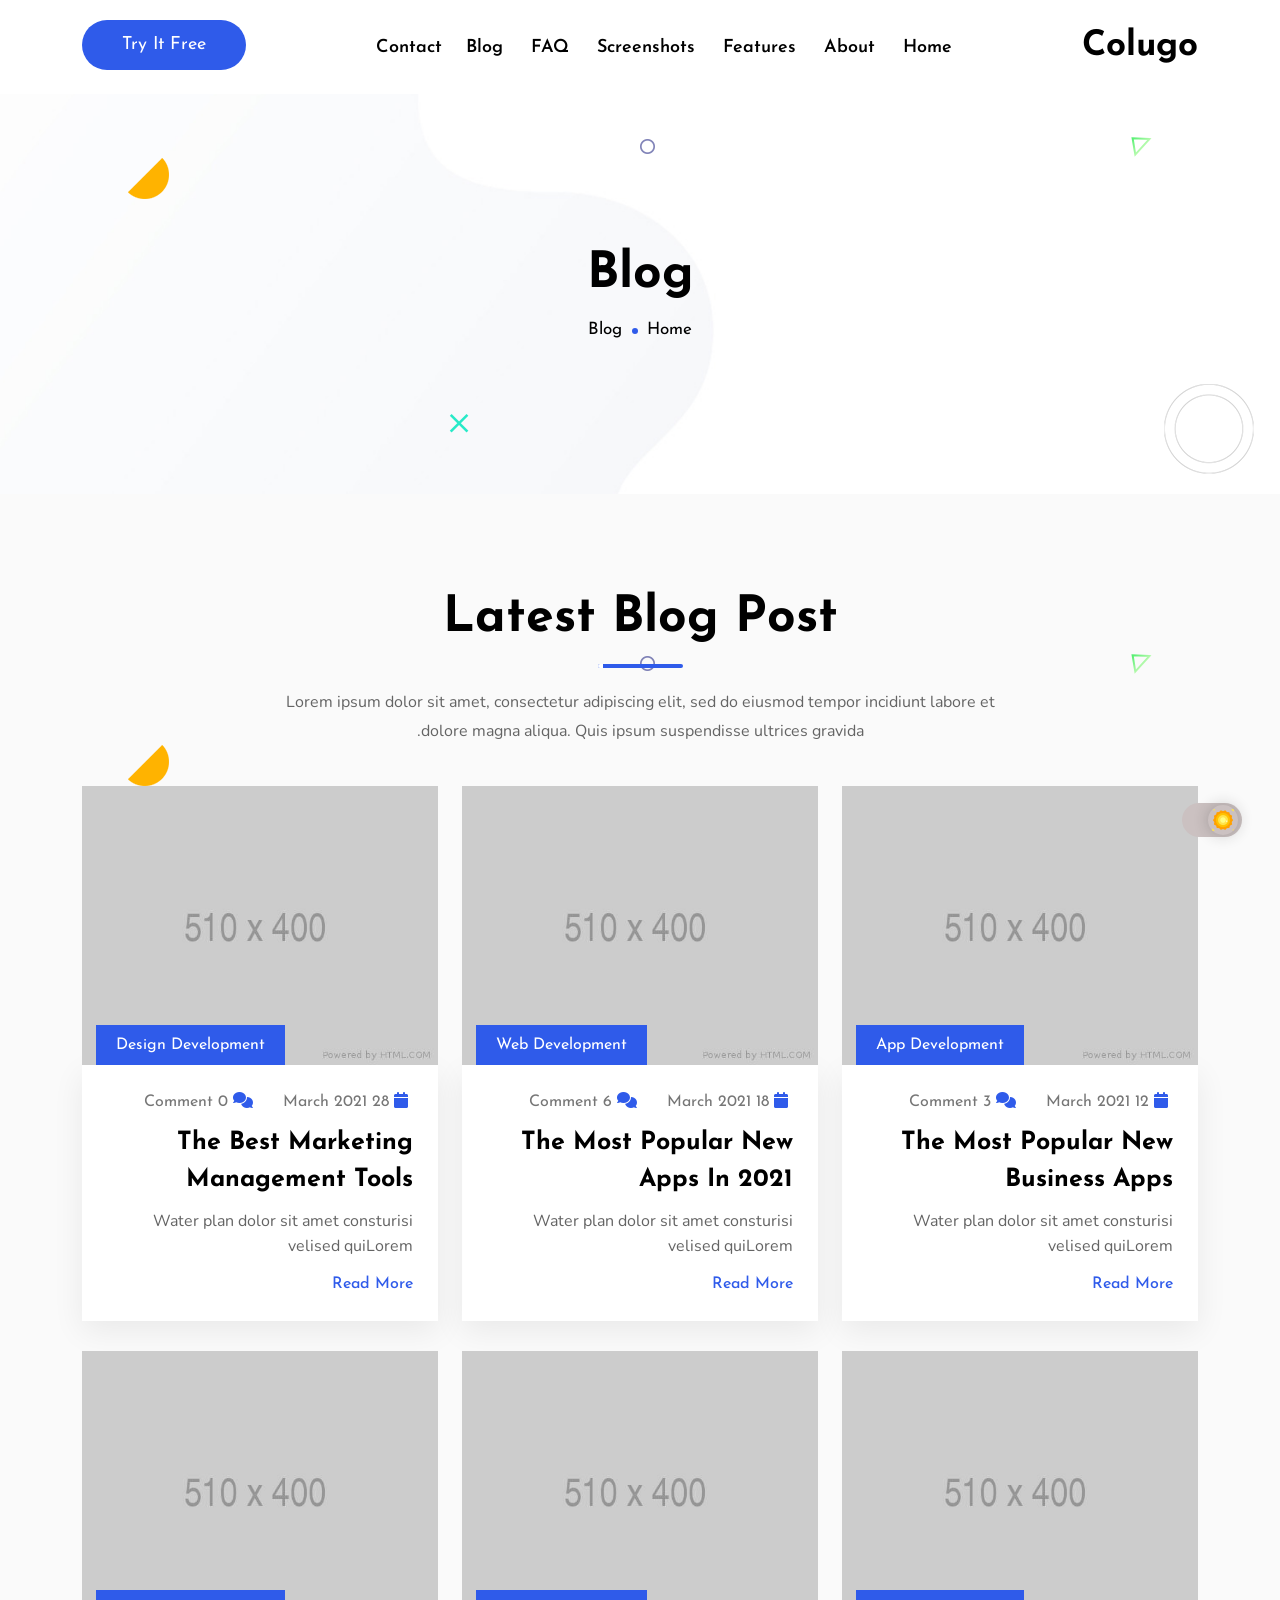
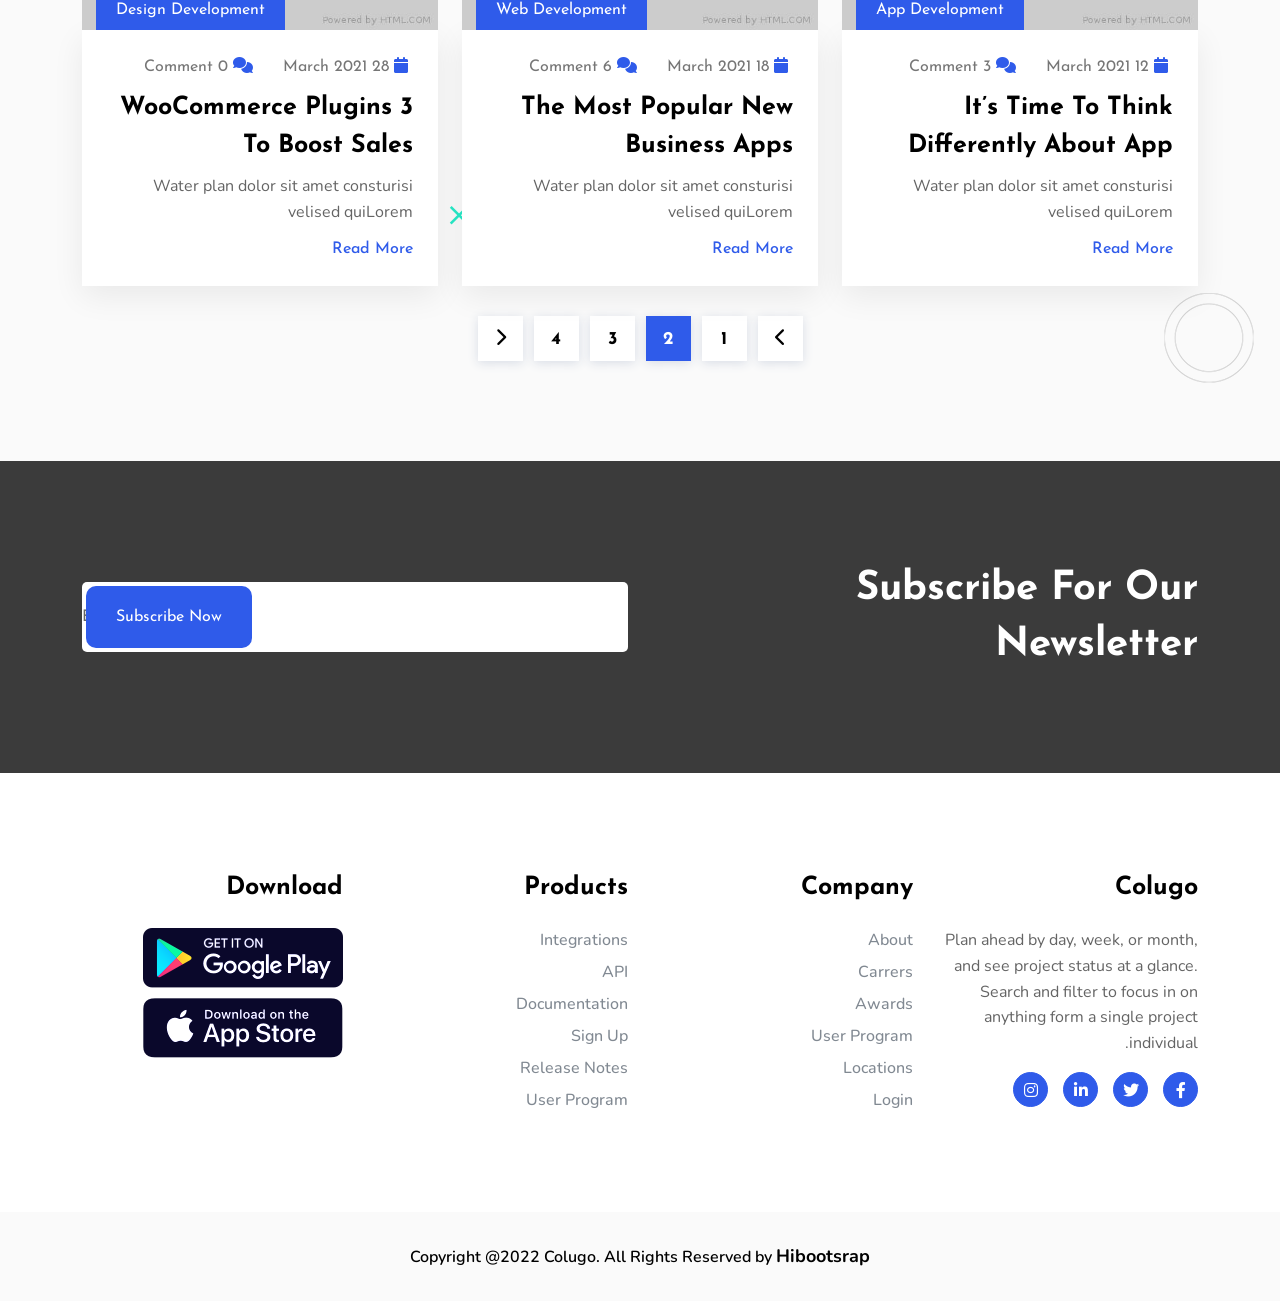
<file: blog.html>
<!doctype html>
<html lang="ar" dir="rtl">
    <head>
        <!-- Required meta tags -->
        <meta charset="utf-8">
        <meta name="viewport" content="width=device-width, initial-scale=1, shrink-to-fit=no">

        <!-- Bootstrap Min CSS -->
        <link rel="stylesheet" href="assets/css/bootstrap.rtl.min.css">
        <!-- Animate Min CSS -->
        <link rel="stylesheet" href="assets/css/animate.min.css">
        <!-- Owl Carousel Min CSS -->
        <link rel="stylesheet" href="assets/css/owl.carousel.min.css">
        <!-- Fontawesome CSS -->
        <link rel="stylesheet" href="assets/css/fontawesome.min.css">
        <!-- Odometer CSS -->
        <link rel="stylesheet" href="assets/css/odometer.css">
        <!-- Popup CSS -->
        <link rel="stylesheet" href="assets/css/magnific-popup.min.css">
        <!-- Slick CSS -->
        <link rel="stylesheet" href="assets/css/slick.min.css">
         <!-- Style CSS -->
        <link rel="stylesheet" href="assets/css/style.css">
        <!-- Dark CSS -->
        <link rel="stylesheet" href="assets/css/dark.css">
        <!-- Responsive CSS -->
        <link rel="stylesheet" href="assets/css/responsive.css">
        <!-- RTL CSS -->
        <link rel="stylesheet" href="assets/css/rtl.css">

        <title>Colugo - App Landing Page HTML Template</title>

        <link rel="icon" type="image/png" href="assets/img/favicon.png">
    </head>

    <body data-bs-spy="scroll" data-bs-offset="120">

        <!-- Start Preloader Area -->
        <div class="preloader">
            <div class="preloader">
                <span></span>
                <span></span>
            </div>
        </div>
        <!-- End Preloader Area -->

        <!-- Start Navbar Area -->
        <nav class="navbar navbar-expand-lg navbar-light bg-light">
            <div class="container">
                <div class="logo">
                    <a href="index.html">
                        <h3>Colugo</h3>
                    </a>
                </div>

                <button class="navbar-toggler" type="button" data-bs-toggle="collapse" data-bs-target="#navbarSupportedContent" aria-controls="navbarSupportedContent" aria-expanded="false" aria-label="Toggle navigation">
                    <span class="navbar-toggler-icon"></span>
                </button>
            
                <div class="collapse navbar-collapse" id="navbarSupportedContent">
                    <ul class="navbar-nav">
                        <li class="nav-item">
                            <a href="#home" class="nav-link">
                                Home
                            </a>
                        </li>

                        <li class="nav-item">
                            <a href="#about" class="nav-link">
                                About
                            </a>
                        </li>

                        <li class="nav-item">
                            <a href="#features" class="nav-link">
                                Features
                            </a>
                        </li>

                        <li class="nav-item">
                            <a href="#screenshots" class="nav-link">
                                Screenshots
                            </a>
                        </li>

                        <li class="nav-item">
                            <a href="#faq" class="nav-link">
                                FAQ
                            </a>
                        </li>

                        <li class="nav-item">
                            <a href="#blog" class="nav-link">
                                Blog
                            </a>
                        </li>

                        <li class="nav-item">
                            <a href="#contact" class="nav-link">
                                Contact
                            </a>
                        </li>
                    </ul>

                    <div class="others-option">
                        <div class="d-flex align-items-center">
                            <div class="option-item">
                                <a href="#" class="default-btn">
                                    Try It Free
                                    <span></span>
                                </a>
                            </div>
                        </div>
                    </div>
                </div>
            </div>
        </nav>
        <!-- End Navbar Area -->

        <!-- Start Page Title Area -->
        <div class="page-title-area">
            <div class="d-table">
                <div class="d-table-cell">
                    <div class="container">
                        <div class="page-title-content">
                            <h2>Blog</h2>
                            <ul>
                                <li><a href="index.html">Home</a></li>
                                <li>Blog</li>
                            </ul>
                        </div>
                    </div>
                </div>
            </div>

            <div class="default-shape">
                <div class="shape-1">
                    <img src="assets/img/shape/1.png" alt="image">
                </div>

                <div class="shape-2 rotateme">
                    <img src="assets/img/shape/2.png" alt="image">
                </div>

                <div class="shape-3">
                    <img src="assets/img/shape/3.svg" alt="image">
                </div>

                <div class="shape-4">
                    <img src="assets/img/shape/4.svg" alt="image">
                </div>

                <div class="shape-5">
                    <img src="assets/img/shape/5.png" alt="image">
                </div>
            </div>
        </div>
        <!-- End Page Title Area -->

        <!-- Start Blog Area -->
        <section id="blog" class="blog-area pt-100 pb-100">
            <div class="container">
                <div class="section-title">
                    <h2>Latest Blog Post</h2>
                    <div class="bar"></div>
                    <p>Lorem ipsum dolor sit amet, consectetur adipiscing elit, sed do eiusmod tempor incidiunt  labore et dolore magna aliqua. Quis ipsum suspendisse ultrices gravida.</p>
                </div>

                <div class="row">
                    <div class="col-lg-4 col-md-6">
                        <div class="single-blog">
                            <div class="image">
                                <a href="single-blog.html">
                                    <img src="assets/img/blog/image1.jpg" alt="image">
                                </a>
                                <div class="btn">
                                    <a href="#">App Development</a>
                                </div>
                            </div>
                            <div class="content">
                                <ul class="post-meta">
                                    <li>
                                        <i class="fa fa-calendar"></i>
                                        12 March 2021
                                    </li>
                                    <li>
                                        <i class="fa fa-comments"></i>
                                        <a href="#">3 Comment</a>
                                    </li>
                                </ul>

                                <h3>
                                    <a href="single-blog.html">
                                        The Most Popular New Business Apps
                                    </a>
                                </h3>
                                <p>Water plan dolor sit amet consturisi velised quiLorem</p>
                                <a href="single-blog.html" class="read-more">
                                    Read More
                                </a>
                            </div>
                        </div>
                    </div>

                    <div class="col-lg-4 col-md-6">
                        <div class="single-blog">
                            <div class="image">
                                <a href="single-blog.html">
                                    <img src="assets/img/blog/image2.jpg" alt="image">
                                </a>
                                <div class="btn">
                                    <a href="#">Web Development</a>
                                </div>
                            </div>
                            <div class="content">
                                <ul class="post-meta">
                                    <li>
                                        <i class="fa fa-calendar"></i>
                                        18 March 2021
                                    </li>
                                    <li>
                                        <i class="fa fa-comments"></i>
                                        <a href="#">6 Comment</a>
                                    </li>
                                </ul>

                                <h3>
                                    <a href="single-blog.html">
                                        The Most Popular New Apps in 2021
                                    </a>
                                </h3>
                                <p>Water plan dolor sit amet consturisi velised quiLorem</p>
                                <a href="single-blog.html" class="read-more">
                                    Read More
                                </a>
                            </div>
                        </div>
                    </div>

                    <div class="col-lg-4 col-md-6">
                        <div class="single-blog">
                            <div class="image">
                                <a href="single-blog.html">
                                    <img src="assets/img/blog/image3.jpg" alt="image">
                                </a>
                                <div class="btn">
                                    <a href="#">Design Development</a>
                                </div>
                            </div>
                            <div class="content">
                                <ul class="post-meta">
                                    <li>
                                        <i class="fa fa-calendar"></i>
                                        28 March 2021
                                    </li>
                                    <li>
                                        <i class="fa fa-comments"></i>
                                        <a href="#">0 Comment</a>
                                    </li>
                                </ul>

                                <h3>
                                    <a href="single-blog.html">
                                        The Best Marketing Management Tools
                                    </a>
                                </h3>
                                <p>Water plan dolor sit amet consturisi velised quiLorem</p>
                                <a href="single-blog.html" class="read-more">
                                    Read More
                                </a>
                            </div>
                        </div>
                    </div>

                    <div class="col-lg-4 col-md-6">
                        <div class="single-blog">
                            <div class="image">
                                <a href="single-blog.html">
                                    <img src="assets/img/blog/image4.jpg" alt="image">
                                </a>
                                <div class="btn">
                                    <a href="#">App Development</a>
                                </div>
                            </div>
                            <div class="content">
                                <ul class="post-meta">
                                    <li>
                                        <i class="fa fa-calendar"></i>
                                        12 March 2021
                                    </li>
                                    <li>
                                        <i class="fa fa-comments"></i>
                                        <a href="#">3 Comment</a>
                                    </li>
                                </ul>

                                <h3>
                                    <a href="single-blog.html">
                                        It’s Time To Think Differently About App
                                    </a>
                                </h3>
                                <p>Water plan dolor sit amet consturisi velised quiLorem</p>
                                <a href="single-blog.html" class="read-more">
                                    Read More
                                </a>
                            </div>
                        </div>
                    </div>

                    <div class="col-lg-4 col-md-6">
                        <div class="single-blog">
                            <div class="image">
                                <a href="single-blog.html">
                                    <img src="assets/img/blog/image5.jpg" alt="image">
                                </a>
                                <div class="btn">
                                    <a href="#">Web Development</a>
                                </div>
                            </div>
                            <div class="content">
                                <ul class="post-meta">
                                    <li>
                                        <i class="fa fa-calendar"></i>
                                        18 March 2021
                                    </li>
                                    <li>
                                        <i class="fa fa-comments"></i>
                                        <a href="#">6 Comment</a>
                                    </li>
                                </ul>

                                <h3>
                                    <a href="single-blog.html">
                                        The Most Popular New Business Apps
                                    </a>
                                </h3>
                                <p>Water plan dolor sit amet consturisi velised quiLorem</p>
                                <a href="single-blog.html" class="read-more">
                                    Read More
                                </a>
                            </div>
                        </div>
                    </div>

                    <div class="col-lg-4 col-md-6">
                        <div class="single-blog">
                            <div class="image">
                                <a href="single-blog.html">
                                    <img src="assets/img/blog/image6.jpg" alt="image">
                                </a>
                                <div class="btn">
                                    <a href="#">Design Development</a>
                                </div>
                            </div>
                            <div class="content">
                                <ul class="post-meta">
                                    <li>
                                        <i class="fa fa-calendar"></i>
                                        28 March 2021
                                    </li>
                                    <li>
                                        <i class="fa fa-comments"></i>
                                        <a href="#">0 Comment</a>
                                    </li>
                                </ul>

                                <h3>
                                    <a href="single-blog.html">
                                        3 WooCommerce Plugins to Boost Sales
                                    </a>
                                </h3>
                                <p>Water plan dolor sit amet consturisi velised quiLorem</p>
                                <a href="single-blog.html" class="read-more">
                                    Read More
                                </a>
                            </div>
                        </div>
                    </div>

                    <div class="col-lg-12 col-md-12">
                        <div class="pagination-area">
                            <a href="#" class="prev page-numbers">
                                <i class="fa fa-chevron-left"></i>
                            </a>
                            <a href="#" class="page-numbers">1</a>
                            <span class="page-numbers current" aria-current="page">2</span>
                            <a href="#" class="page-numbers">3</a>
                            <a href="#" class="page-numbers">4</a>
                            <a href="#" class="next page-numbers">
                                <i class="fa fa-chevron-right"></i>
                            </a>
                        </div>
                    </div>
                </div>
            </div>

            <div class="default-shape">
                <div class="shape-1">
                    <img src="assets/img/shape/1.png" alt="image">
                </div>

                <div class="shape-2 rotateme">
                    <img src="assets/img/shape/2.png" alt="image">
                </div>

                <div class="shape-3">
                    <img src="assets/img/shape/3.svg" alt="image">
                </div>

                <div class="shape-4">
                    <img src="assets/img/shape/4.svg" alt="image">
                </div>

                <div class="shape-5">
                    <img src="assets/img/shape/5.png" alt="image">
                </div>
            </div>
        </section>
        <!-- End Blog Area -->

        <!-- Start Subscribe Area -->
        <div class="subscribe-area ptb-100">
            <div class="container">
                <div class="row align-items-center">
                    <div class="col-lg-6 col-md-6">
                        <div class="subscribe-content">
                            <h2>Subscribe for our Newsletter</h2>
                        </div>
                    </div>

                    <div class="col-lg-6 col-md-6">
                        <form class="newsletter-form">
                            <input type="email" class="input-newsletter" placeholder="Enter your Email" name="EMAIL" required autocomplete="off">
                            <button type="submit">
                                Subscribe Now
                            </button>
                            
                            <div id="validator-newsletter" class="form-result"></div>
                        </form>
                    </div>
                </div>
            </div>
        </div>
        <!-- End Subscribe Area -->

        <!-- Start Footer Area -->
        <section class="footer-area pt-100 pb-70">
            <div class="container">
                <div class="row">
                    <div class="col-lg-3 col-sm-6">
                        <div class="single-footer-widget">
                            <a href="#" class="logo">
                                <h2>Colugo</h2>
                            </a>
                            <p>Plan ahead by day, week, or month, and see project status at a glance. Search and filter to focus in on anything form a single project individual.</p>
                            <ul class="social-list">
                                <li>
                                    <a href="#" target="_blank">
                                        <i class="fab fa-facebook-f"></i>
                                    </a>
                                </li>
                                <li>
                                    <a href="#" target="_blank">
                                        <i class="fab fa-twitter"></i>
                                    </a>
                                </li>
                                <li>
                                    <a href="#" target="_blank">
                                        <i class="fab fa-linkedin-in"></i>
                                    </a>
                                </li>
                                <li>
                                    <a href="#" target="_blank">
                                        <i class="fab fa-instagram"></i>
                                    </a>
                                </li>
                            </ul>
                        </div>
                    </div>

                    <div class="col-lg-3 col-sm-6">
                        <div class="single-footer-widget pl-5">
                            <h3>Company</h3>
                            <ul class="list">
                                <li>
                                    <a href="#">
                                        About
                                    </a>
                                </li>
                                <li>
                                    <a href="#">
                                        Carrers
                                    </a>
                                </li>
                                <li>
                                    <a href="#">
                                        Awards
                                    </a>
                                </li>
                                <li>
                                    <a href="#">
                                        User Program
                                    </a>
                                </li>
                                <li>
                                    <a href="#">
                                        Locations
                                    </a>
                                </li>
                                <li>
                                    <a href="#">
                                        Login
                                    </a>
                                </li>
                            </ul>
                        </div>
                    </div>

                    <div class="col-lg-3 col-sm-6">
                        <div class="single-footer-widget">
                            <h3>Products</h3>
                            <ul class="list">
                                <li>
                                    <a href="#">
                                        Integrations
                                    </a>
                                </li>
                                <li>
                                    <a href="#">
                                        API
                                    </a>
                                </li>
                                <li>
                                    <a href="#">
                                        Documentation
                                    </a>
                                </li>
                                <li>
                                    <a href="#">
                                        Sign Up
                                    </a>
                                </li>
                                <li>
                                    <a href="#">
                                        Release Notes
                                    </a>
                                </li>
                                <li>
                                    <a href="#">
                                        User Program
                                    </a>
                                </li>
                            </ul>
                        </div>
                    </div>

                    <div class="col-lg-3 col-sm-6">
                        <div class="single-footer-widget">
                            <h3>Download</h3>
                            
                            <ul class="footer-holder">
                                <li>
                                    <a href="#">
                                        <img src="assets/img/store/1.png" alt="image">
                                    </a>
                                </li>

                                <li>
                                    <a href="#">
                                        <img src="assets/img/store/2.png" alt="image">
                                    </a>
                                </li>
                            </ul>
                        </div>
                    </div>
                </div>
            </div>
        </section>
        <!-- End Footer Area -->

        <!-- Start Copy Right Area -->
        <div class="copy-right">
            <div class="container">
                <div class="copy-right-content">
                    <p>
                        Copyright @2022 Colugo. All Rights Reserved by
                        <a href="https://hibootstrap.com" target="_blank">
                            Hibootsrap
                        </a>
                    </p>
                </div>
            </div>
        </div>
        <!-- End Copy Right Area -->

        <!-- Start Go Top Section -->
        <div class="go-top">
            <i class="fa fa-chevron-up"></i>
            <i class="fa fa-chevron-up"></i>
        </div>
        <!-- End Go Top Section -->

        <!-- jQuery Min JS -->
        <script src="assets/js/jquery.min.js"></script>
        <!-- Bootstrap Min JS -->
        <script src="assets/js/bootstrap.bundle.min.js"></script>
        <!-- Owl Carousel Min JS -->
        <script src="assets/js/owl.carousel.min.js"></script>
        <!-- Appear JS -->
        <script src="assets/js/jquery.appear.js"></script>
        <!-- Odometer JS -->
        <script src="assets/js/odometer.min.js"></script>
        <!-- Slick JS -->
        <script src="assets/js/slick.min.js"></script>
        <!-- Particles JS -->
        <script src="assets/js/particles.min.js"></script>
        <!-- Ripples JS -->
        <script src="assets/js/jquery.ripples-min.js"></script>
        <!-- Popup JS -->
        <script src="assets/js/jquery.magnific-popup.min.js"></script>
        <!-- WOW Min JS -->
        <script src="assets/js/wow.min.js"></script>
        <!-- AjaxChimp Min JS -->
        <script src="assets/js/jquery.ajaxchimp.min.js"></script>
        <!-- Form Validator Min JS -->
        <script src="assets/js/form-validator.min.js"></script>
        <!-- Contact Form Min JS -->
        <script src="assets/js/contact-form-script.js"></script>
        <!-- Main JS -->
        <script src="assets/js/main.js"></script>
    </body>
</html>
</file>
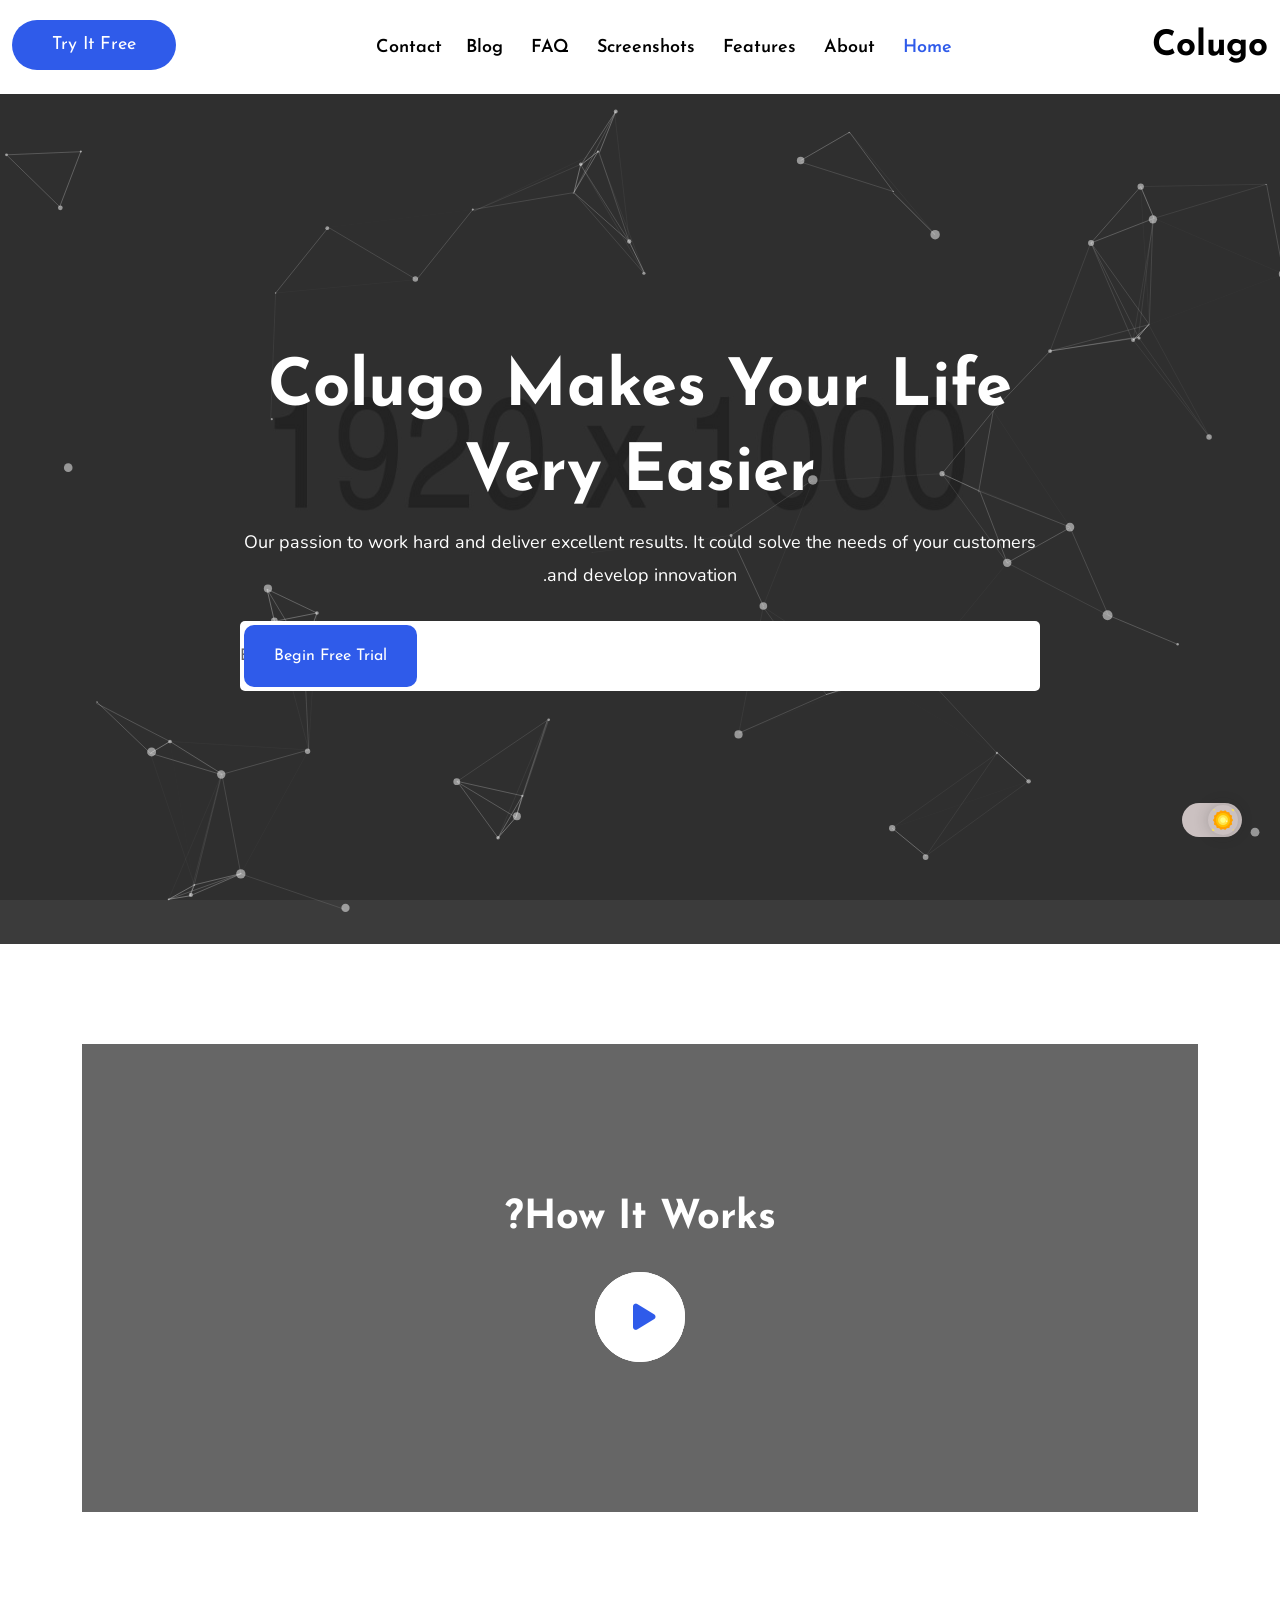
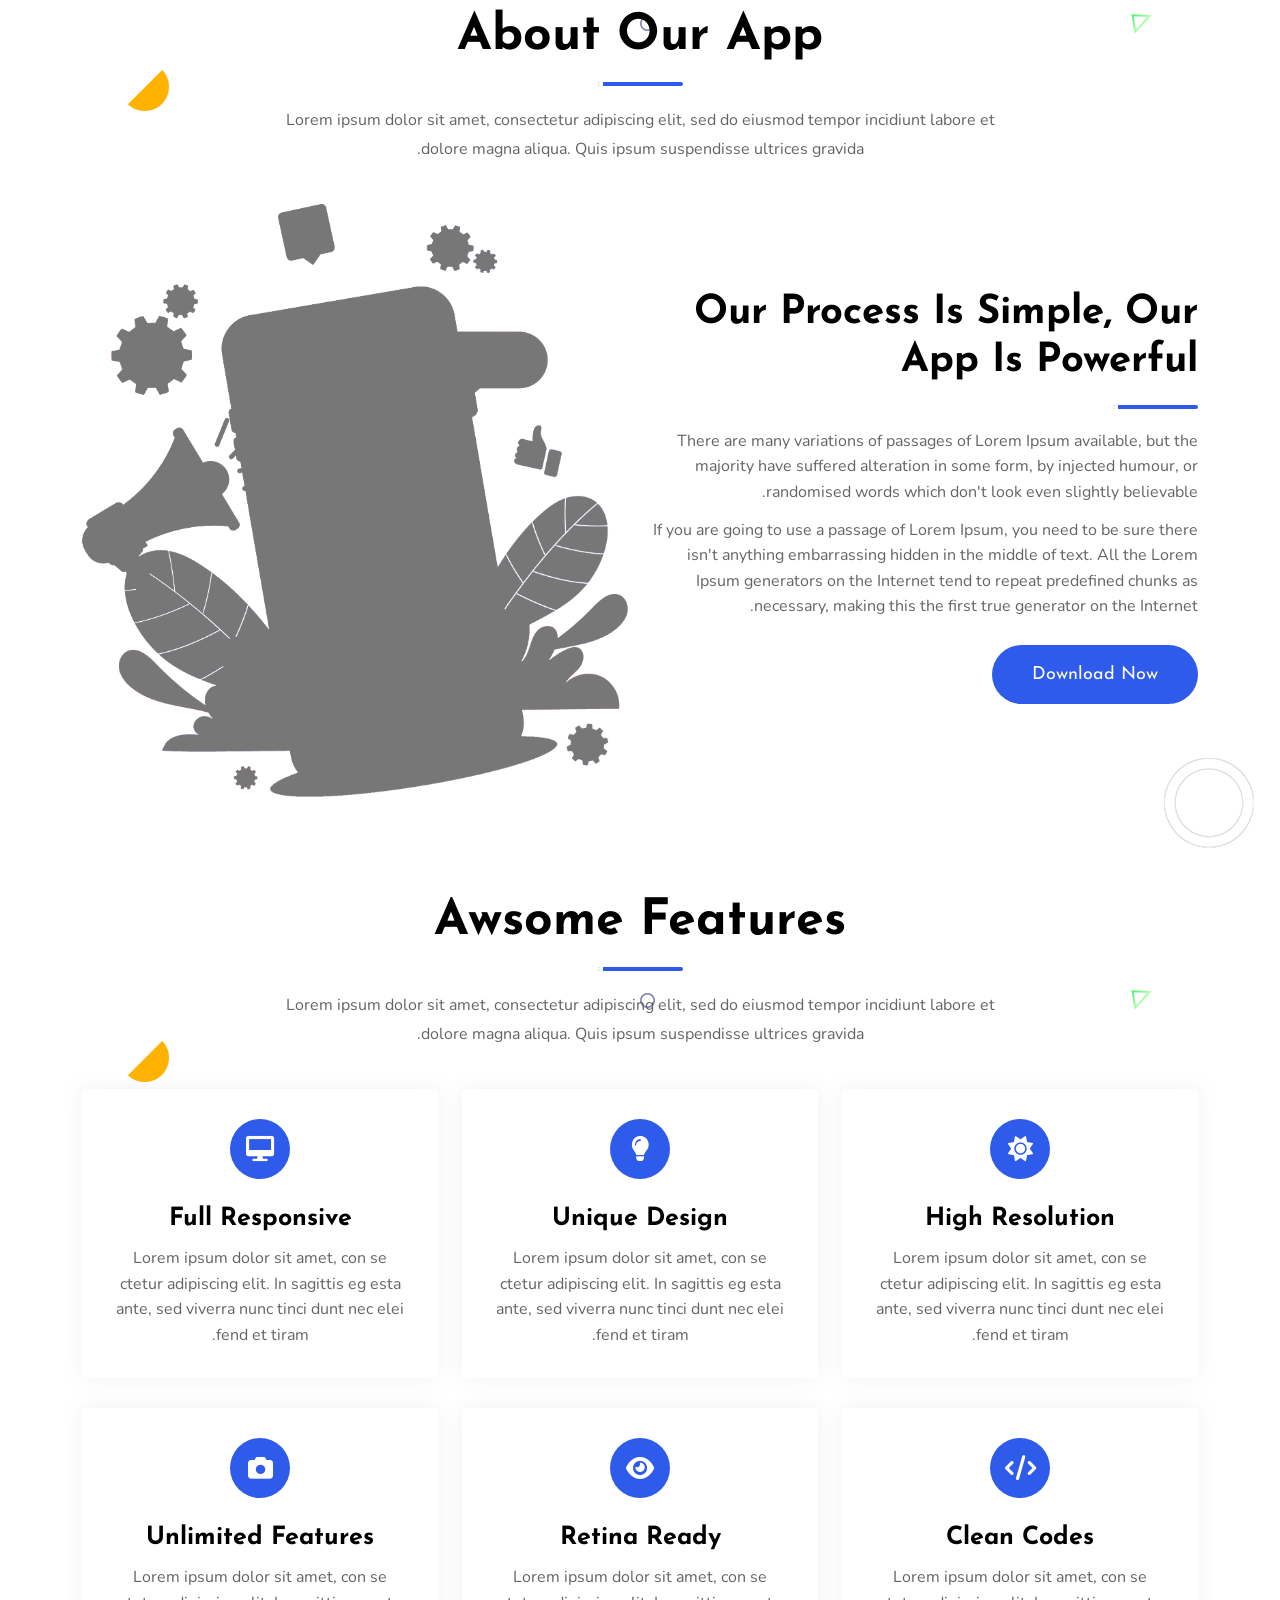
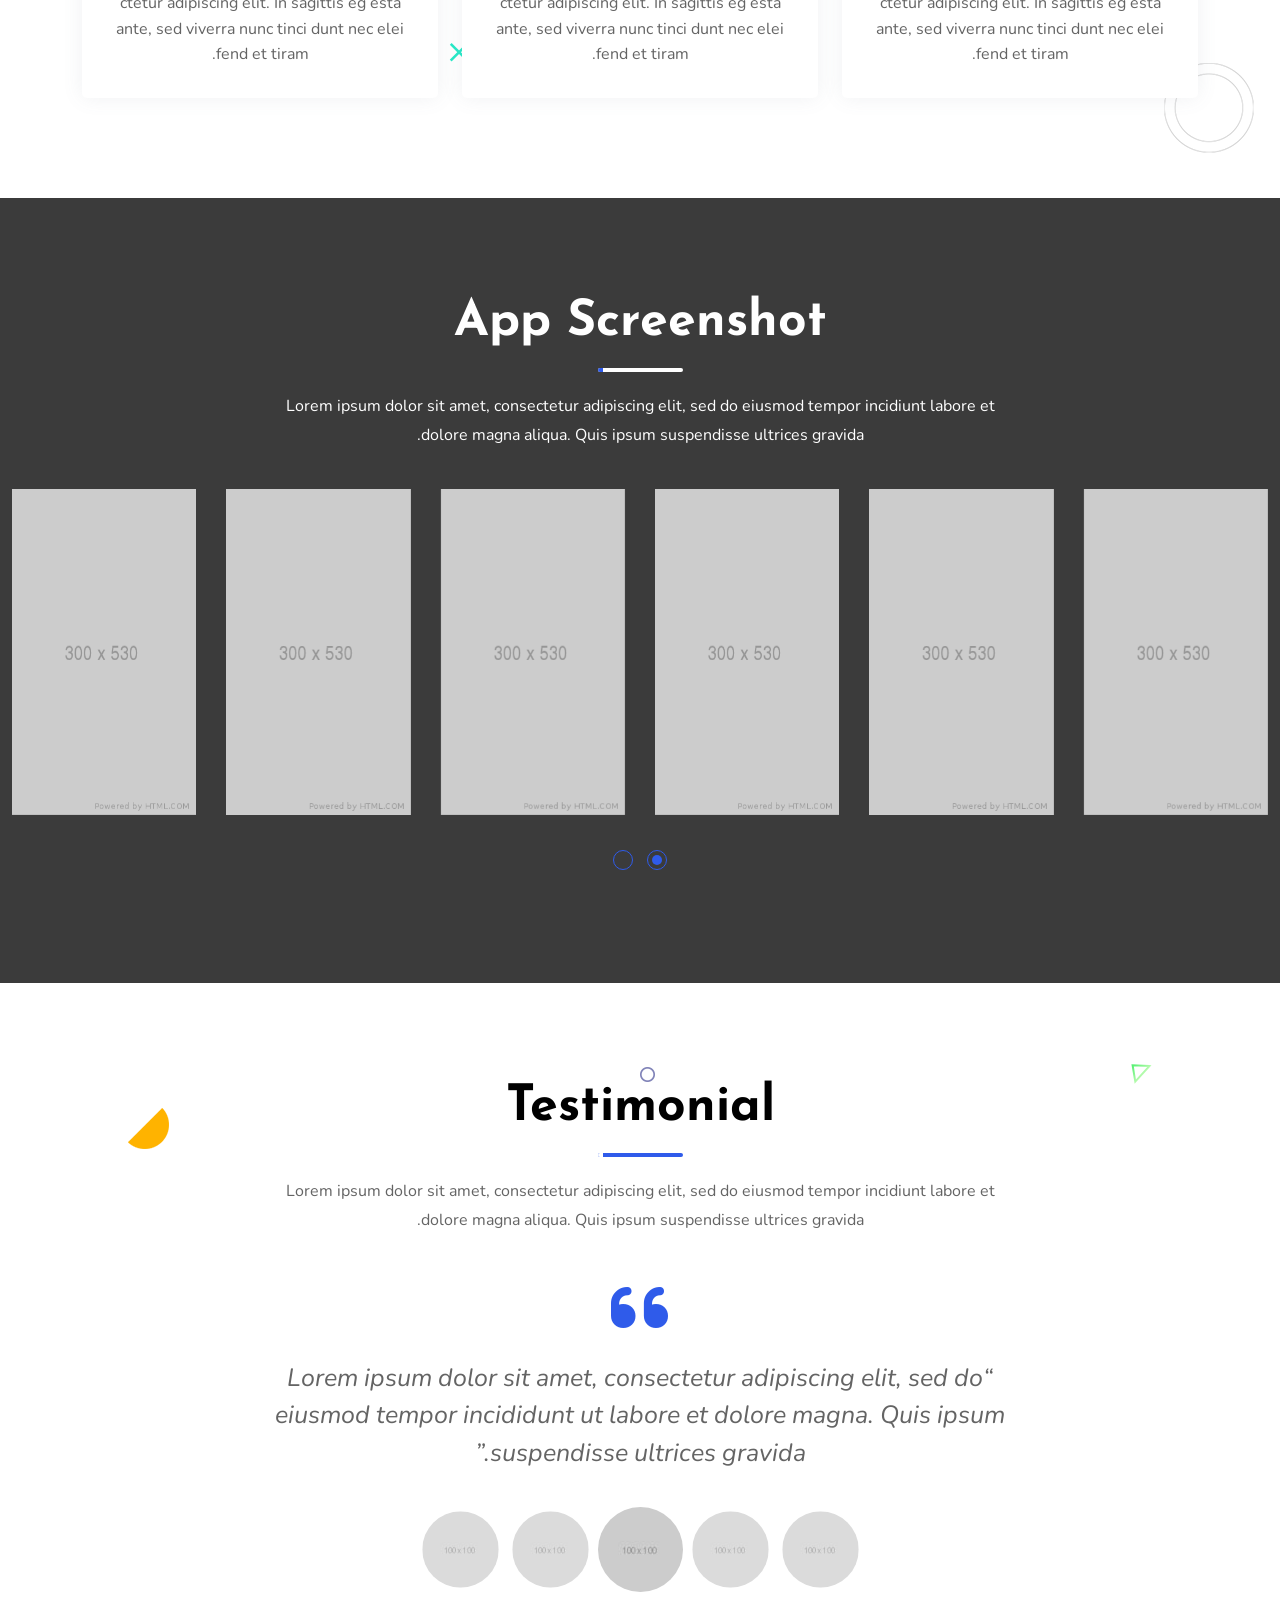
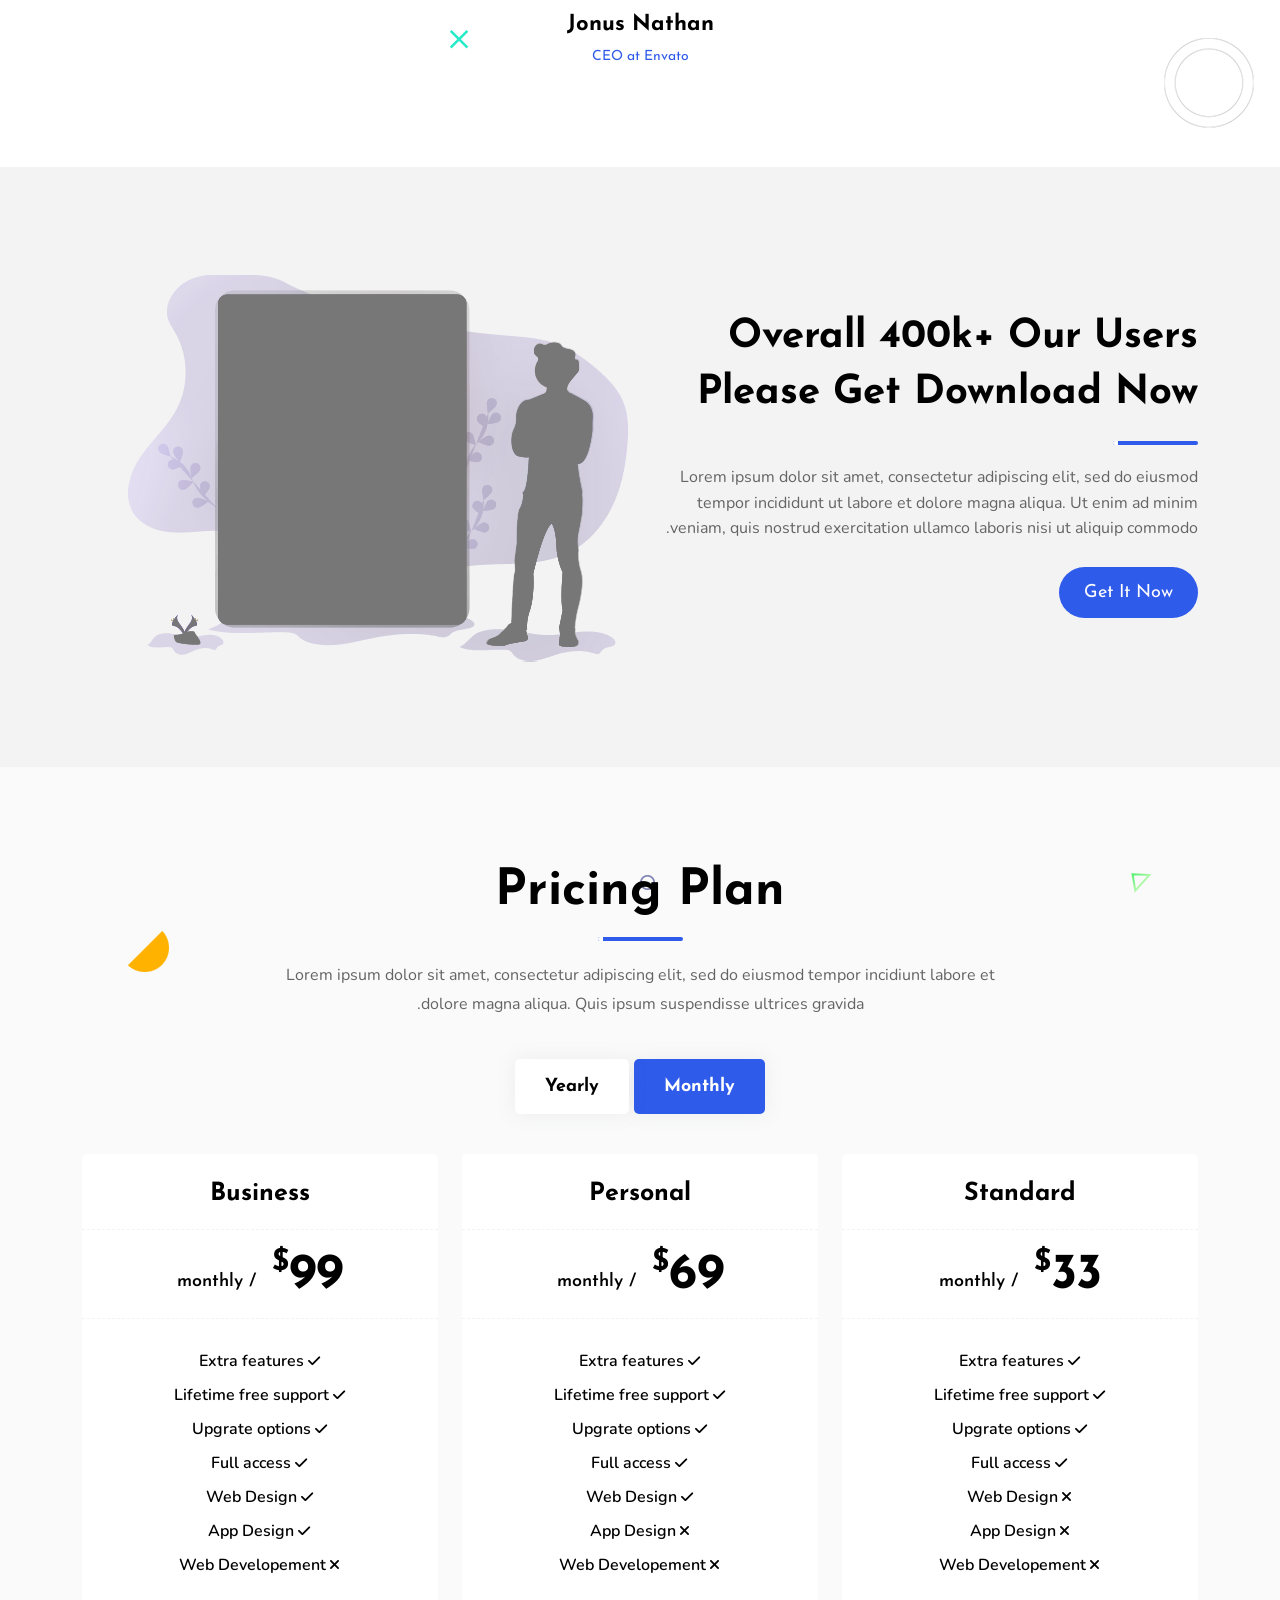
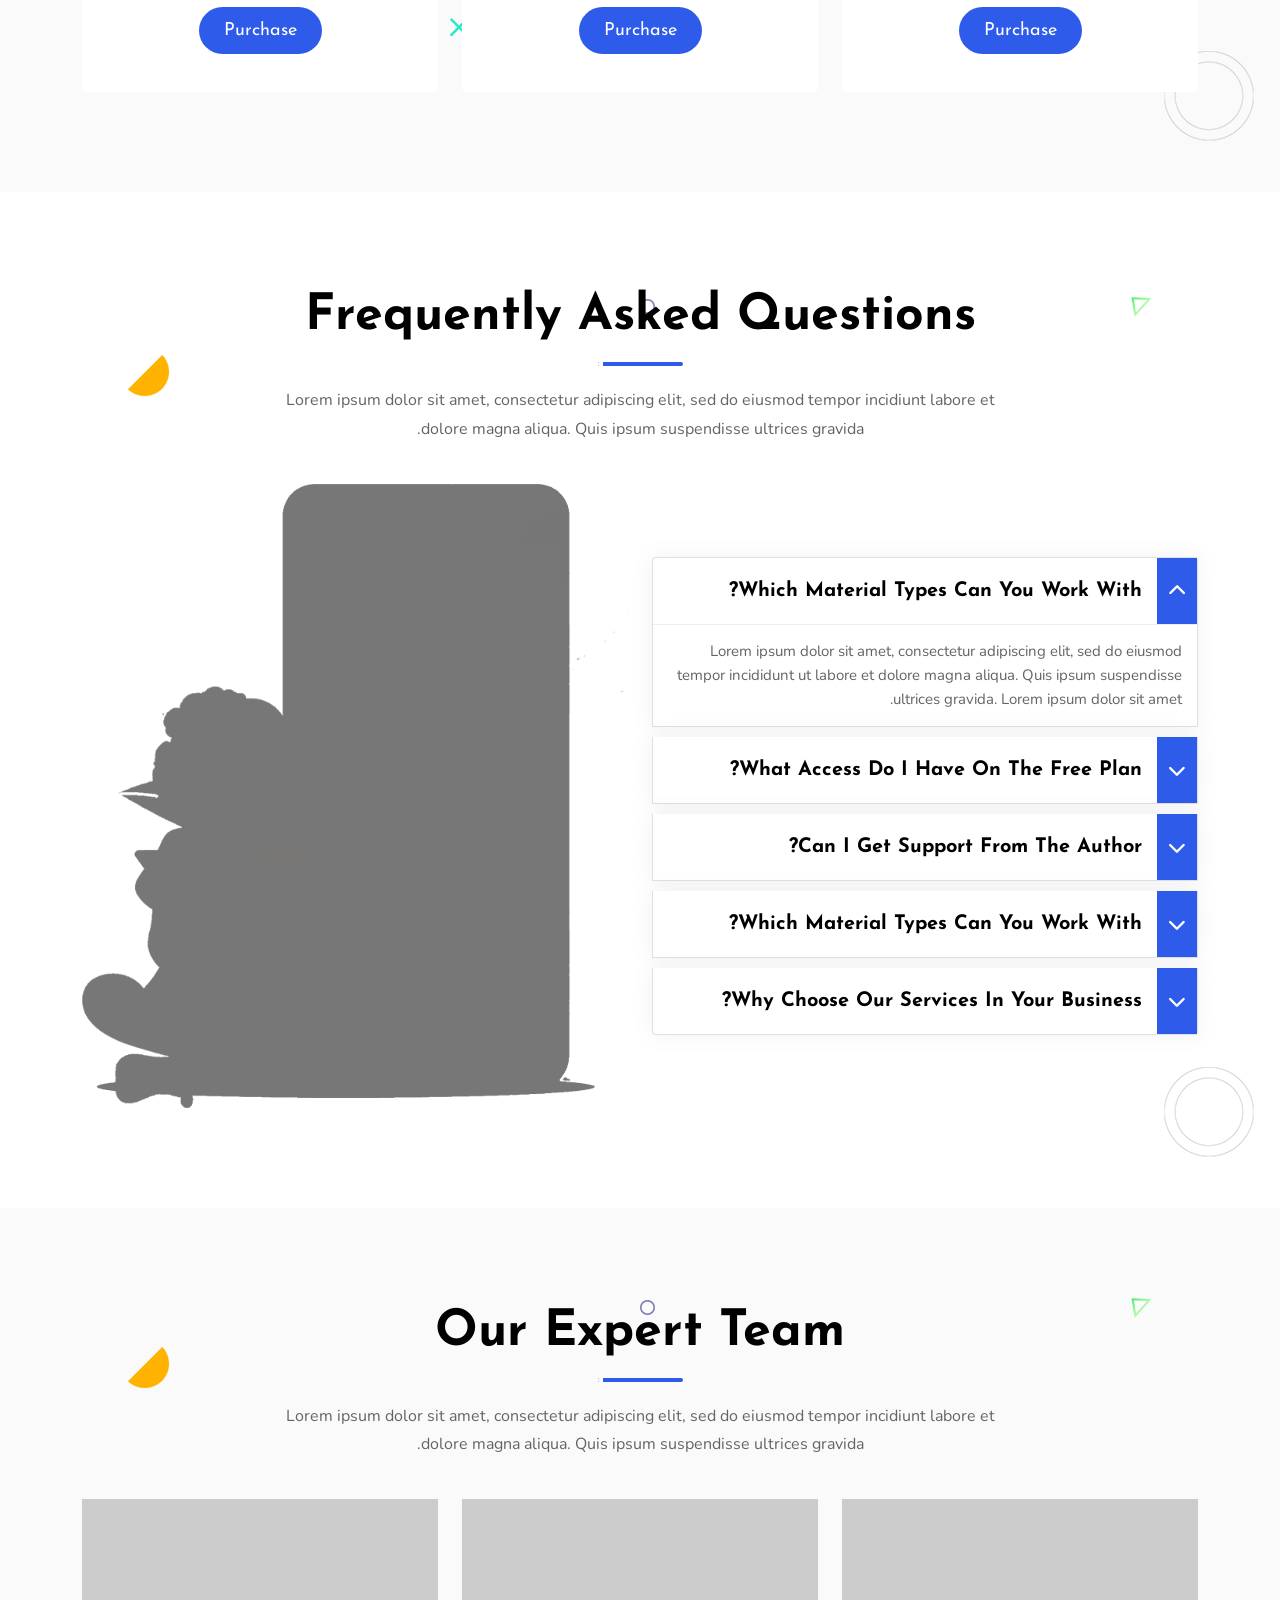
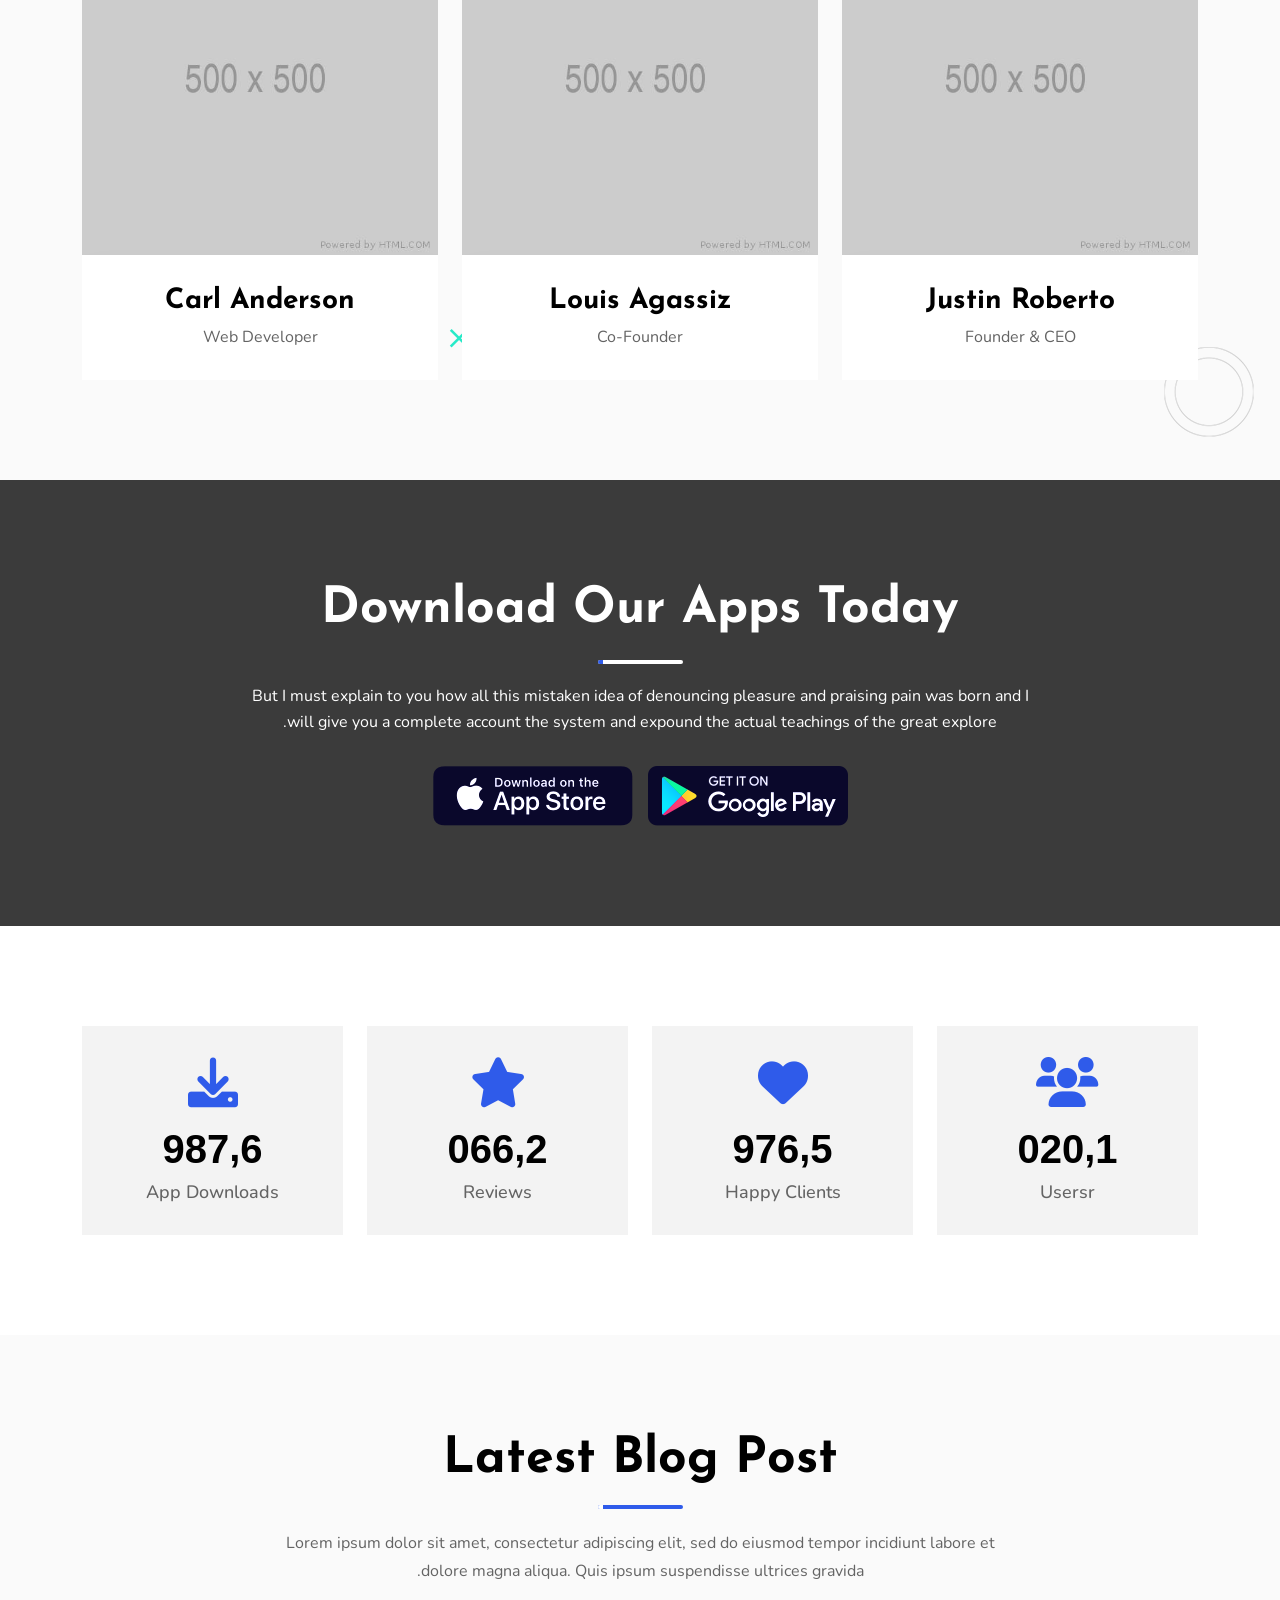
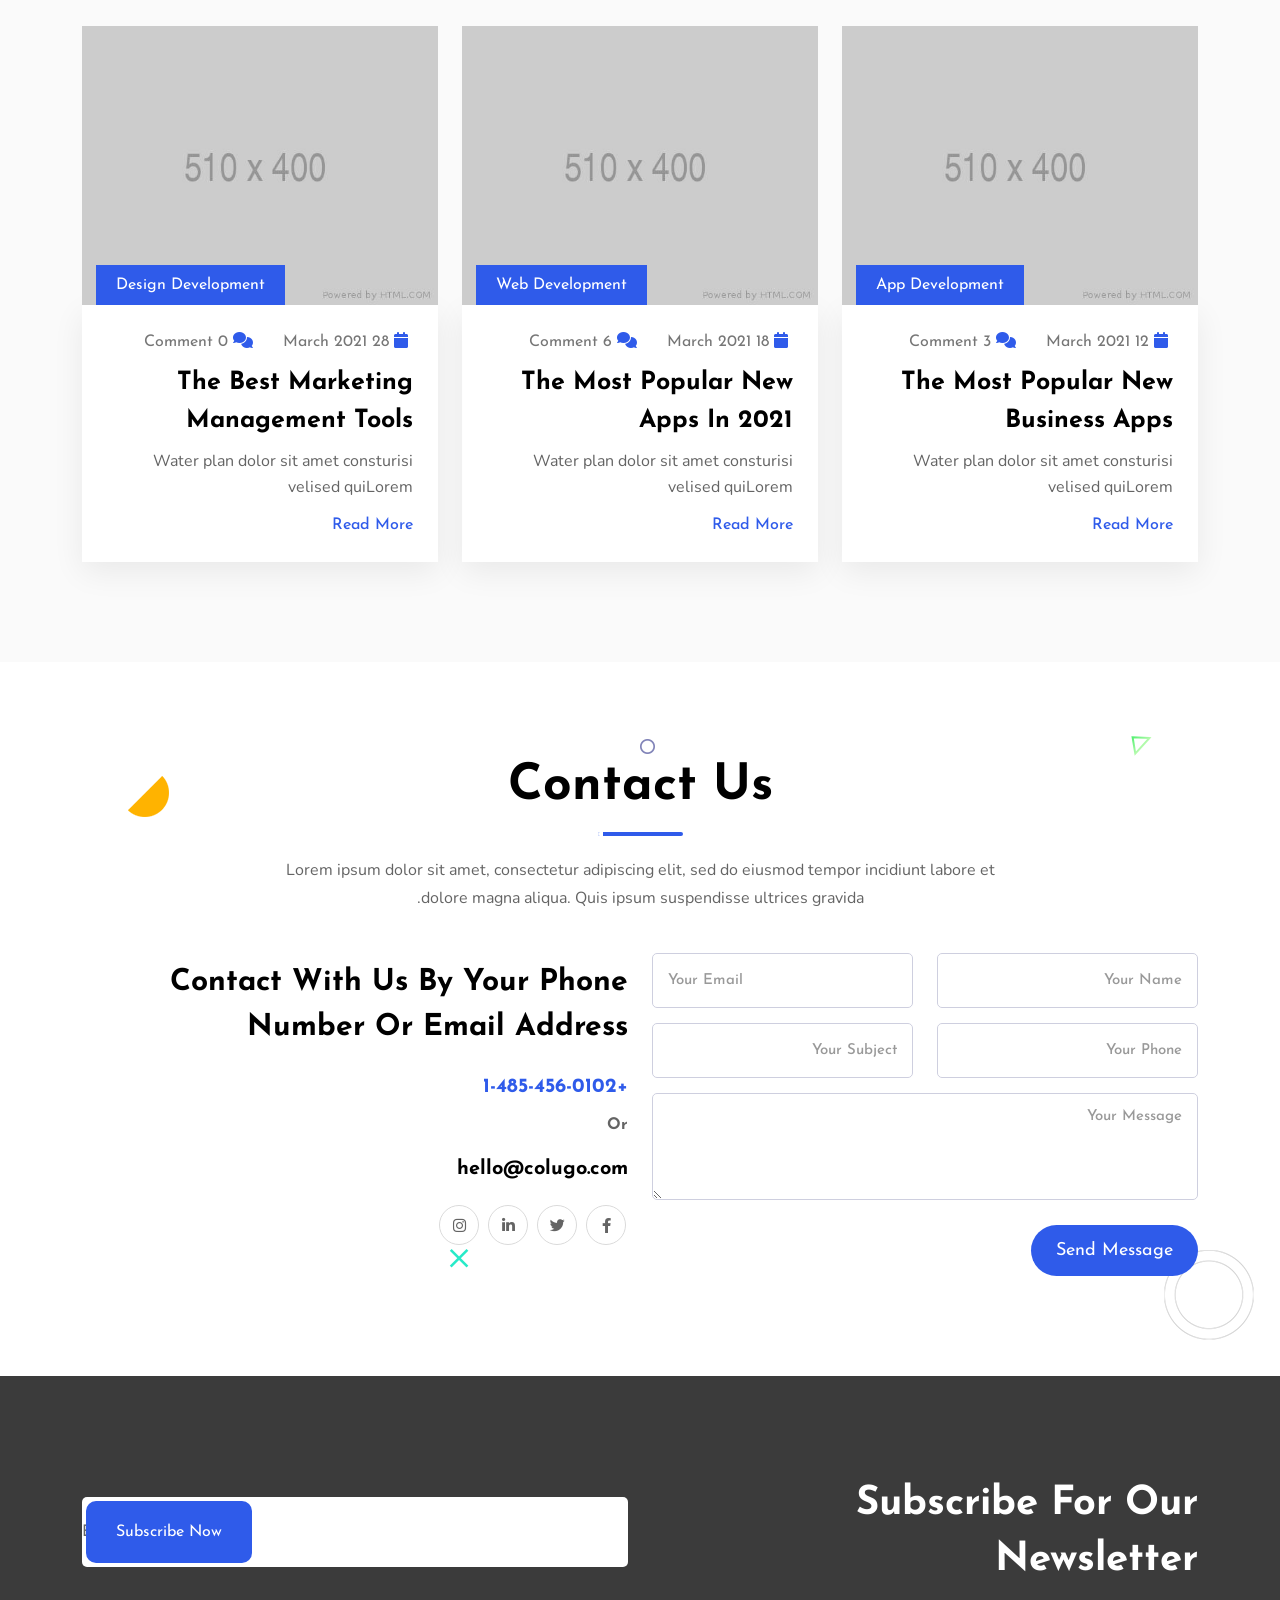
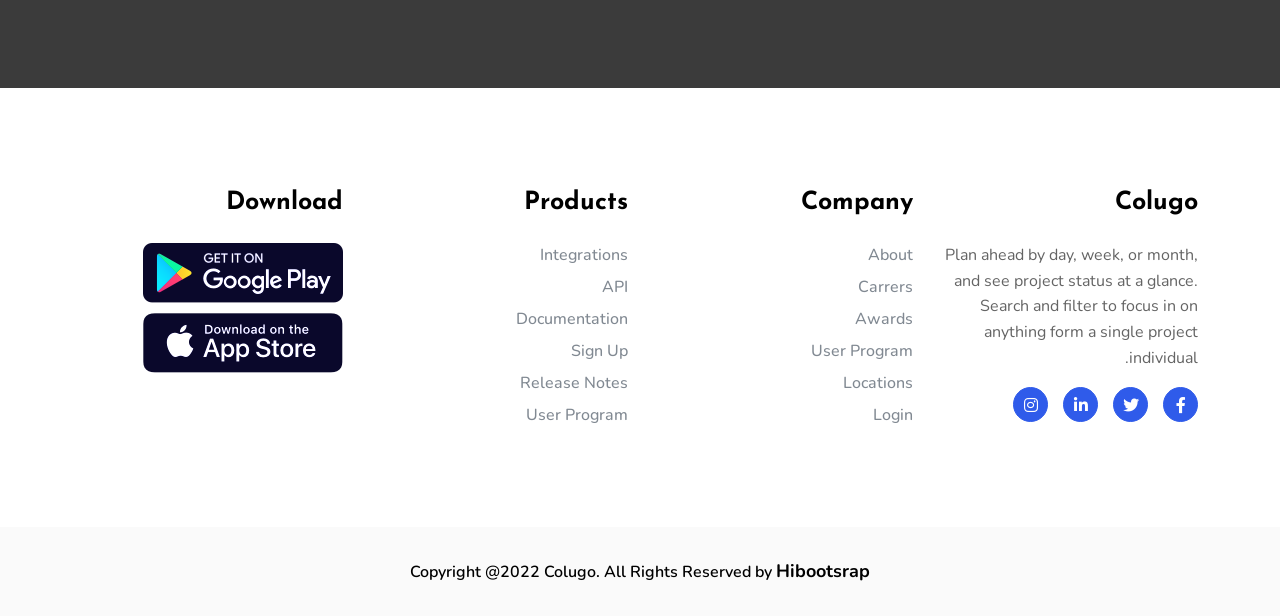
<file: index-2.html>
<!doctype html>
<html lang="ar" dir="rtl">
    <head>
        <!-- Required meta tags -->
        <meta charset="utf-8">
        <meta name="viewport" content="width=device-width, initial-scale=1, shrink-to-fit=no">

        <!-- Bootstrap Min CSS -->
        <link rel="stylesheet" href="assets/css/bootstrap.rtl.min.css">
        <!-- Animate Min CSS -->
        <link rel="stylesheet" href="assets/css/animate.min.css">
        <!-- Owl Carousel Min CSS -->
        <link rel="stylesheet" href="assets/css/owl.carousel.min.css">
        <!-- Fontawesome CSS -->
        <link rel="stylesheet" href="assets/css/fontawesome.min.css">
        <!-- Odometer CSS -->
        <link rel="stylesheet" href="assets/css/odometer.css">
        <!-- Popup CSS -->
        <link rel="stylesheet" href="assets/css/magnific-popup.min.css">
        <!-- Slick CSS -->
        <link rel="stylesheet" href="assets/css/slick.min.css">
         <!-- Style CSS -->
        <link rel="stylesheet" href="assets/css/style.css">
        <!-- Dark CSS -->
        <link rel="stylesheet" href="assets/css/dark.css">
        <!-- Responsive CSS -->
        <link rel="stylesheet" href="assets/css/responsive.css">
        <!-- RTL CSS -->
        <link rel="stylesheet" href="assets/css/rtl.css">

        <title>Colugo - App Landing Page HTML Template</title>

        <link rel="icon" type="image/png" href="assets/img/favicon.png">
    </head>

    <body data-bs-spy="scroll" data-bs-offset="120">

        <!-- Start Preloader Area -->
        <div class="preloader">
            <div class="preloader">
                <span></span>
                <span></span>
            </div>
        </div>
        <!-- End Preloader Area -->

        <!-- Start Navbar Area -->
        <nav class="navbar navbar-expand-lg navbar-light bg-light">
            <div class="container-fluid">
                <div class="logo">
                    <a href="index-2.html">
                        <h3>Colugo</h3>
                    </a>
                </div>
                    
                <button class="navbar-toggler" type="button" data-bs-toggle="collapse" data-bs-target="#navbarSupportedContent" aria-controls="navbarSupportedContent" aria-expanded="false" aria-label="Toggle navigation">
                    <span class="navbar-toggler-icon"></span>
                </button>
            
                <div class="collapse navbar-collapse" id="navbarSupportedContent">
                    <ul class="navbar-nav">
                        <li class="nav-item">
                            <a href="#home" class="nav-link">
                                Home
                            </a>
                        </li>

                        <li class="nav-item">
                            <a href="#about" class="nav-link">
                                About
                            </a>
                        </li>

                        <li class="nav-item">
                            <a href="#features" class="nav-link">
                                Features
                            </a>
                        </li>

                        <li class="nav-item">
                            <a href="#screenshots" class="nav-link">
                                Screenshots
                            </a>
                        </li>

                        <li class="nav-item">
                            <a href="#faq" class="nav-link">
                                FAQ
                            </a>
                        </li>

                        <li class="nav-item">
                            <a href="blog.html" class="nav-link">
                                Blog
                            </a>
                        </li>

                        <li class="nav-item">
                            <a href="#contact" class="nav-link">
                                Contact
                            </a>
                        </li>
                    </ul>

                    <div class="others-option">
                        <div class="d-flex align-items-center">
                            <div class="option-item">
                                <a href="#" class="default-btn">
                                    Try It Free
                                    <span></span>
                                </a>
                            </div>
                        </div>
                    </div>
                </div>
            </div>
        </nav>
        <!-- End Navbar Area -->

        <!-- Start Main Banner Area -->
        <div id="home"  class="main-banner-two">
            <div class="d-table">
                <div class="d-table-cell">
                    <div class="container">
                        <div class="banner-content">
                            <h1>Colugo Makes Your Life Very Easier</h1>
                            <p>Our passion to work hard and deliver excellent results. It could solve the needs of your customers and develop innovation.</p>

                            <form class="banner-form">
                                <input type="email" class="input-newsletter" placeholder="Enter your Email">
                                <button type="submit">
                                    Begin Free Trial
                                </button>
                            </form>
                        </div>
                    </div>
                </div>
            </div>

            <div id="particles-js"></div>
        </div>
        <!-- End Main Banner Area -->

        <!-- Start Video Area -->
        <div class="video-area pt-100">
            <div class="container">
                <div class="video-content">
                    <h3>How it Works?</h3>
                    <a href="https://www.youtube.com/watch?v=wKCsprWTN70" class="video-btn popup-youtube">
                        <i class="fas fa-play"></i>
                    </a>
                </div>
            </div>
        </div>
        <!-- End Video Area -->

        <!-- Start About Area -->
        <section id="about" class="about-area ptb-100">
            <div class="container">
                <div class="section-title">
                    <h2>About Our App</h2>
                    <div class="bar"></div>
                    <p>Lorem ipsum dolor sit amet, consectetur adipiscing elit, sed do eiusmod tempor incidiunt  labore et dolore magna aliqua. Quis ipsum suspendisse ultrices gravida.</p>
                </div>

                <div class="row align-items-center">
                    <div class="col-lg-6">
                        <div class="about-content">
                            <h3>Our process is simple, Our App is powerful</h3>
                            <div class="bar"></div>
                            <p>There are many variations of passages of Lorem Ipsum available, but the majority have suffered alteration in some form, by injected humour, or randomised words which don't look even slightly believable.</p>
                            <p>If you are going to use a passage of Lorem Ipsum, you need to be sure there isn't anything embarrassing hidden in the middle of text. All the Lorem Ipsum generators on the Internet tend to repeat predefined chunks as necessary, making this the first true generator on the Internet.</p>

                            <div class="about-btn">
                                <a href="#" class="default-btn">
                                    Download Now
                                    <span></span>
                                </a>
                            </div>
                        </div>
                    </div>

                    <div class="col-lg-6">
                        <div class="about-image">
                            <img src="assets/img/about.png" alt="image">
                        </div>
                    </div>
                </div>
            </div>

            <div class="default-shape">
                <div class="shape-1">
                    <img src="assets/img/shape/1.png" alt="image">
                </div>

                <div class="shape-2 rotateme">
                    <img src="assets/img/shape/2.png" alt="image">
                </div>

                <div class="shape-3">
                    <img src="assets/img/shape/3.svg" alt="image">
                </div>

                <div class="shape-4">
                    <img src="assets/img/shape/4.svg" alt="image">
                </div>

                <div class="shape-5">
                    <img src="assets/img/shape/5.png" alt="image">
                </div>
            </div>
        </section>
        <!-- End About Area -->

        <!-- Start Features Area -->
        <section id="features" class="features-area pb-70">
            <div class="container">
                <div class="section-title">
                    <h2>Awsome Features</h2>
                    <div class="bar"></div>
                    <p>Lorem ipsum dolor sit amet, consectetur adipiscing elit, sed do eiusmod tempor incidiunt  labore et dolore magna aliqua. Quis ipsum suspendisse ultrices gravida.</p>
                </div>

                <div class="row">
                    <div class="col-lg-4 col-md-6">
                        <div class="single-features">
                            <div class="icon">
                                <i class="fa fa-sun"></i>
                            </div>
                            <h3>High Resolution</h3>
                            <p>Lorem ipsum dolor sit amet, con se ctetur adipiscing elit. In sagittis eg esta ante, sed viverra nunc tinci dunt nec elei fend et tiram.</p>
                        </div>
                    </div>

                    <div class="col-lg-4 col-md-6">
                        <div class="single-features">
                            <div class="icon">
                                <i class="fa fa-lightbulb"></i>
                            </div>
                            <h3>Unique Design</h3>
                            <p>Lorem ipsum dolor sit amet, con se ctetur adipiscing elit. In sagittis eg esta ante, sed viverra nunc tinci dunt nec elei fend et tiram.</p>
                        </div>
                    </div>

                    <div class="col-lg-4 col-md-6">
                        <div class="single-features">
                            <div class="icon">
                                <i class="fa fa-desktop"></i>
                            </div>
                            <h3>Full Responsive</h3>
                            <p>Lorem ipsum dolor sit amet, con se ctetur adipiscing elit. In sagittis eg esta ante, sed viverra nunc tinci dunt nec elei fend et tiram.</p>
                        </div>
                    </div>

                    <div class="col-lg-4 col-md-6">
                        <div class="single-features">
                            <div class="icon">
                                <i class="fa fa-code"></i>
                            </div>
                            <h3>Clean Codes</h3>
                            <p>Lorem ipsum dolor sit amet, con se ctetur adipiscing elit. In sagittis eg esta ante, sed viverra nunc tinci dunt nec elei fend et tiram.</p>
                        </div>
                    </div>

                    <div class="col-lg-4 col-md-6">
                        <div class="single-features">
                            <div class="icon">
                                <i class="fa fa-eye"></i>
                            </div>
                            <h3>Retina Ready</h3>
                            <p>Lorem ipsum dolor sit amet, con se ctetur adipiscing elit. In sagittis eg esta ante, sed viverra nunc tinci dunt nec elei fend et tiram.</p>
                        </div>
                    </div>

                    <div class="col-lg-4 col-md-6">
                        <div class="single-features">
                            <div class="icon">
                                <i class="fa fa-camera"></i>
                            </div>
                            <h3>Unlimited Features</h3>
                            <p>Lorem ipsum dolor sit amet, con se ctetur adipiscing elit. In sagittis eg esta ante, sed viverra nunc tinci dunt nec elei fend et tiram.</p>
                        </div>
                    </div>
                </div>
            </div>

            <div class="default-shape">
                <div class="shape-1">
                    <img src="assets/img/shape/1.png" alt="image">
                </div>

                <div class="shape-2 rotateme">
                    <img src="assets/img/shape/2.png" alt="image">
                </div>

                <div class="shape-3">
                    <img src="assets/img/shape/3.svg" alt="image">
                </div>

                <div class="shape-4">
                    <img src="assets/img/shape/4.svg" alt="image">
                </div>

                <div class="shape-5">
                    <img src="assets/img/shape/5.png" alt="image">
                </div>
            </div>
        </section>
        <!-- End Features Area -->

        <!-- End Screenshot Area -->
        <section id="screenshots" class="screenshot-area ptb-100">
            <div class="container-fluid">
                <div class="section-title">
                    <h2>App Screenshot</h2>
                    <div class="bar"></div>
                    <p>Lorem ipsum dolor sit amet, consectetur adipiscing elit, sed do eiusmod tempor incidiunt  labore et dolore magna aliqua. Quis ipsum suspendisse ultrices gravida.</p>
                </div>

                <div class="screenshot-slider owl-carousel owl-theme">
                    <div class="screenshot-item">
                        <div class="image">
                            <img src="assets/img/screenshot/1.png" alt="image">
                        </div>
                    </div>

                    <div class="screenshot-item">
                        <div class="image">
                            <img src="assets/img/screenshot/2.png" alt="image">
                        </div>
                    </div>

                    <div class="screenshot-item">
                        <div class="image">
                            <img src="assets/img/screenshot/3.png" alt="image">
                        </div>
                    </div>

                    <div class="screenshot-item">
                        <div class="image">
                            <img src="assets/img/screenshot/4.png" alt="image">
                        </div>
                    </div>

                    <div class="screenshot-item">
                        <div class="image">
                            <img src="assets/img/screenshot/5.png" alt="image">
                        </div>
                    </div>

                    <div class="screenshot-item">
                        <div class="image">
                            <img src="assets/img/screenshot/6.png" alt="image">
                        </div>
                    </div>

                    <div class="screenshot-item">
                        <div class="image">
                            <img src="assets/img/screenshot/1.png" alt="image">
                        </div>
                    </div>

                    <div class="screenshot-item">
                        <div class="image">
                            <img src="assets/img/screenshot/2.png" alt="image">
                        </div>
                    </div>

                    <div class="screenshot-item">
                        <div class="image">
                            <img src="assets/img/screenshot/3.png" alt="image">
                        </div>
                    </div>

                    <div class="screenshot-item">
                        <div class="image">
                            <img src="assets/img/screenshot/4.png" alt="image">
                        </div>
                    </div>

                    <div class="screenshot-item">
                        <div class="image">
                            <img src="assets/img/screenshot/5.png" alt="image">
                        </div>
                    </div>

                    <div class="screenshot-item">
                        <div class="image">
                            <img src="assets/img/screenshot/6.png" alt="image">
                        </div>
                    </div>
                </div>
            </div>
        </section>
        <!-- End Screenshot Area -->

        <!-- Start Testimonial Area -->
        <section class="testimonial-area ptb-100">
            <div class="container">
                <div class="section-title">
                    <h2>Testimonial</h2>
                    <div class="bar"></div>
                    <p>Lorem ipsum dolor sit amet, consectetur adipiscing elit, sed do eiusmod tempor incidiunt  labore et dolore magna aliqua. Quis ipsum suspendisse ultrices gravida.</p>
                </div>

                <div class="testimonial-slides">
					<div class="client-feedback">
						<div>
							<div class="item">
								<div class="single-feedback">
                                    <div class="icon">
                                        <i class="fa fa-quote-left"></i>
                                    </div>
									<p>“Lorem ipsum dolor sit amet, consectetur adipiscing elit, sed do eiusmod tempor incididunt ut labore et dolore magna. Quis ipsum suspendisse ultrices gravida.”</p>
								</div>
							</div>
							
							<div class="item">
								<div class="single-feedback">
                                    <div class="icon">
                                        <i class="fa fa-quote-left"></i>
                                    </div>
									<p>“Lorem ipsum dolor sit amet, consectetur adipiscing elit, sed do eiusmod tempor incididunt ut labore et dolore magna. Quis ipsum suspendisse ultrices gravida.”</p>
								</div>
							</div>
							
							<div class="item">
								<div class="single-feedback">
                                    <div class="icon">
                                        <i class="fa fa-quote-left"></i>
                                    </div>
									<p>“Lorem ipsum dolor sit amet, consectetur adipiscing elit, sed do eiusmod tempor incididunt ut labore et dolore magna. Quis ipsum suspendisse ultrices gravida.”</p>
								</div>
							</div>
							
							<div class="item">
								<div class="single-feedback">
                                    <div class="icon">
                                        <i class="fa fa-quote-left"></i>
                                    </div>
									<p>“Lorem ipsum dolor sit amet, consectetur adipiscing elit, sed do eiusmod tempor incididunt ut labore et dolore magna. Quis ipsum suspendisse ultrices gravida.”</p>
								</div>
							</div>
							
							<div class="item">
								<div class="single-feedback">
                                    <div class="icon">
                                        <i class="fa fa-quote-left"></i>
                                    </div>
									<p>“Lorem ipsum dolor sit amet, consectetur adipiscing elit, sed do eiusmod tempor incididunt ut labore et dolore magna. Quis ipsum suspendisse ultrices gravida.”</p>
								</div>
							</div>
							
							<div class="item">
								<div class="single-feedback">
                                    <div class="icon">
                                        <i class="fa fa-quote-left"></i>
                                    </div>
									<p>“Lorem ipsum dolor sit amet, consectetur adipiscing elit, sed do eiusmod tempor incididunt ut labore et dolore magna. Quis ipsum suspendisse ultrices gravida.”</p>
								</div>
							</div>
							
							<div class="item">
								<div class="single-feedback">
                                    <div class="icon">
                                        <i class="fa fa-quote-left"></i>
                                    </div>
									<p>“Lorem ipsum dolor sit amet, consectetur adipiscing elit, sed do eiusmod tempor incididunt ut labore et dolore magna. Quis ipsum suspendisse ultrices gravida.”</p>
								</div>
							</div>
							
							<div class="item">
								<div class="single-feedback">
                                    <div class="icon">
                                        <i class="fa fa-quote-left"></i>
                                    </div>
									<p>“Lorem ipsum dolor sit amet, consectetur adipiscing elit, sed do eiusmod tempor incididunt ut labore et dolore magna. Quis ipsum suspendisse ultrices gravida.”</p>
								</div>
							</div>
                        </div>
                        
                        <button class="prev-arrow slick-arrow">
                            <i class="fa fa-chevron-left"></i>
                        </button>
                        
                        <button class="next-arrow slick-arrow">
                            <i class="fa fa-chevron-right"></i>
                        </button>
                    </div>
                    
                    <div class="client-thumbnails">
						<div>
							<div class="item">
                                <div class="img-fill">
                                    <img src="assets/img/client/1.jpg" alt="client">
                                </div>
                                
                                <div class="title">
                                    <h3>Jonus Nathan</h3>
                                    <span>CEO at Envato</span>
                                </div>
							</div>
							
							<div class="item">
								<div class="img-fill">
                                    <img src="assets/img/client/2.jpg" alt="client">
                                </div>
                                
                                <div class="title">
                                    <h3>Sadio Finn</h3>
                                    <span>CEO at FlatIcon</span>
                                </div>
                            </div>
                            
                            <div class="item">
								<div class="img-fill">
                                    <img src="assets/img/client/3.jpg" alt="client">
                                </div>
                                
                                <div class="title">
                                    <h3>Tom Olivar</h3>
                                    <span>CEO at ThemeForest</span>
                                </div>
							</div>
							
							<div class="item">
								<div class="img-fill">
                                    <img src="assets/img/client/4.jpg" alt="client">
                                </div>
                                
                                <div class="title">
                                    <h3>James Finn</h3>
                                    <span>CEO at GitLab</span>
                                </div>
                            </div>
							
							<div class="item">
								<div class="img-fill">
                                    <img src="assets/img/client/5.jpg" alt="client">
                                </div>
                                
                                <div class="title">
                                    <h3>John Lucy</h3>
                                    <span>CEO at Linkedin</span>
                                </div>
                            </div>
                            
                            <div class="item">
								<div class="img-fill">
                                    <img src="assets/img/client/1.jpg" alt="client">
                                </div>
                                
                                <div class="title">
                                    <h3>Sarah Taylor</h3>
                                    <span>CEO at Twitter</span>
                                </div>
							</div>
							
							<div class="item">
								<div class="img-fill">
                                    <img src="assets/img/client/2.jpg" alt="client">
                                </div>
                                
                                <div class="title">
                                    <h3>James Anderson</h3>
                                    <span>CEO at Facebook</span>
                                </div>
                            </div>
                            
                            <div class="item">
								<div class="img-fill">
                                    <img src="assets/img/client/3.jpg" alt="client">
                                </div>
                                
                                <div class="title">
                                    <h3>Steven Smith</h3>
                                    <span>CEO at EnvyTheme</span>
                                </div>
							</div>
						</div>
                    </div>
				</div>
            </div>

            <div class="default-shape">
                <div class="shape-1">
                    <img src="assets/img/shape/1.png" alt="image">
                </div>

                <div class="shape-2 rotateme">
                    <img src="assets/img/shape/2.png" alt="image">
                </div>

                <div class="shape-3">
                    <img src="assets/img/shape/3.svg" alt="image">
                </div>

                <div class="shape-4">
                    <img src="assets/img/shape/4.svg" alt="image">
                </div>

                <div class="shape-5">
                    <img src="assets/img/shape/5.png" alt="image">
                </div>
            </div>
        </section>
        <!-- End Testimonial Area -->

        <!-- Start Overview Area -->
        <section class="overview-area ptb-100">
            <div class="container">
                <div class="row align-items-center">
                    <div class="col-lg-6">
                        <div class="overview-content">
                            <h3>Overall 400k+ Our Users Please Get Download Now</h3>
                            <div class="bar"></div>
                            <p>Lorem ipsum dolor sit amet, consectetur adipiscing elit, sed do eiusmod tempor incididunt ut labore et dolore magna aliqua. Ut enim ad minim veniam, quis nostrud exercitation ullamco laboris nisi ut aliquip commodo.</p>
                            <div class="overview-btn">
                                <a href="#" class="default-btn">
                                    Get It Now
                                    <span></span>
                                </a>
                            </div>
                        </div>
                    </div>

                    <div class="col-lg-6">
                        <div class="overview-image">
                            <img src="assets/img/overview.png" alt="image">
                        </div>
                    </div>
                </div>
            </div>
        </section>
        <!-- End Overview Area -->

        <!-- Start Pricing Area -->
        <section class="pricing-area pt-100 pb-70">
            <div class="container">
                <div class="section-title">
                    <h2>Pricing Plan</h2>
                    <div class="bar"></div>
                    <p>Lorem ipsum dolor sit amet, consectetur adipiscing elit, sed do eiusmod tempor incidiunt  labore et dolore magna aliqua. Quis ipsum suspendisse ultrices gravida.</p>
                </div>

                <div class="tab pricing-list-tab">
                    <ul class="tabs">
                        <li>
                            <a href="#">
                                Monthly
                            </a>
                        </li>
                        <li>
                            <a href="#">
                                Yearly
                            </a>
                        </li>
                    </ul>

                    <div class="tab_content">
                        <div class="tabs_item">
                            <div class="row">
                                <div class="col-lg-4 col-md-6">
                                    <div class="single-pricing-table">
                                        <div class="pricing-header">
                                            <h3>Standard</h3>
                                        </div>

                                        <div class="price">
                                            <sup>$</sup>33 <sub>/ monthly</sub>
                                        </div>

                                        <ul class="pricing-features">
                                            <li>
                                                <i class="fas fa-check"></i>
                                                Extra features
                                            </li>
                                            <li>
                                                <i class="fa fa-check"></i>
                                                Lifetime free support
                                            </li>
                                            <li>
                                                <i class="fa fa-check"></i>
                                                Upgrate options
                                            </li>
                                            <li>
                                                <i class="fa fa-check"></i>
                                                Full access
                                            </li>
                                            <li>
                                                <i class="fa fa-times"></i>
                                                Web Design
                                            </li>
                                            <li>
                                                <i class="fa fa-times"></i>
                                                App Design
                                            </li>
                                            <li>
                                                <i class="fa fa-times"></i>
                                                Web Developement
                                            </li>
                                        </ul>

                                        <div class="pricing-btn">
                                            <a href="#" class="default-btn">
                                                Purchase
                                                <span></span>
                                            </a>
                                        </div>
                                    </div>
                                </div>

                                <div class="col-lg-4 col-md-6">
                                    <div class="single-pricing-table">
                                        <div class="pricing-header">
                                            <h3>Personal</h3>
                                        </div>

                                        <div class="price">
                                            <sup>$</sup>69 <sub>/ monthly</sub>
                                        </div>

                                        <ul class="pricing-features">
                                            <li>
                                                <i class="fas fa-check"></i>
                                                Extra features
                                            </li>
                                            <li>
                                                <i class="fa fa-check"></i>
                                                Lifetime free support
                                            </li>
                                            <li>
                                                <i class="fa fa-check"></i>
                                                Upgrate options
                                            </li>
                                            <li>
                                                <i class="fa fa-check"></i>
                                                Full access
                                            </li>
                                            <li>
                                                <i class="fa fa-check"></i>
                                                Web Design
                                            </li>
                                            <li>
                                                <i class="fa fa-times"></i>
                                                App Design
                                            </li>
                                            <li>
                                                <i class="fa fa-times"></i>
                                                Web Developement
                                            </li>
                                        </ul>

                                        <div class="pricing-btn">
                                            <a href="#" class="default-btn">
                                                Purchase
                                                <span></span>
                                            </a>
                                        </div>
                                    </div>
                                </div>

                                <div class="col-lg-4 col-md-6">
                                    <div class="single-pricing-table">
                                        <div class="pricing-header">
                                            <h3>Business</h3>
                                        </div>

                                        <div class="price">
                                            <sup>$</sup>99 <sub>/ monthly</sub>
                                        </div>

                                        <ul class="pricing-features">
                                            <li>
                                                <i class="fas fa-check"></i>
                                                Extra features
                                            </li>
                                            <li>
                                                <i class="fa fa-check"></i>
                                                Lifetime free support
                                            </li>
                                            <li>
                                                <i class="fa fa-check"></i>
                                                Upgrate options
                                            </li>
                                            <li>
                                                <i class="fa fa-check"></i>
                                                Full access
                                            </li>
                                            <li>
                                                <i class="fa fa-check"></i>
                                                Web Design
                                            </li>
                                            <li>
                                                <i class="fa fa-check"></i>
                                                App Design
                                            </li>
                                            <li>
                                                <i class="fa fa-times"></i>
                                                Web Developement
                                            </li>
                                        </ul>

                                        <div class="pricing-btn">
                                            <a href="#" class="default-btn">
                                                Purchase
                                                <span></span>
                                            </a>
                                        </div>
                                    </div>
                                </div>
                            </div>
                        </div>

                        <div class="tabs_item">
                            <div class="row">
                                <div class="col-lg-4 col-md-6">
                                    <div class="single-pricing-table">
                                        <div class="pricing-header">
                                            <h3>Standard</h3>
                                        </div>

                                        <div class="price">
                                            <sup>$</sup>133 <sub>/ yearly</sub>
                                        </div>

                                        <ul class="pricing-features">
                                            <li>
                                                <i class="fas fa-check"></i>
                                                Extra features
                                            </li>
                                            <li>
                                                <i class="fa fa-check"></i>
                                                Lifetime free support
                                            </li>
                                            <li>
                                                <i class="fa fa-check"></i>
                                                Upgrate options
                                            </li>
                                            <li>
                                                <i class="fa fa-check"></i>
                                                Full access
                                            </li>
                                            <li>
                                                <i class="fa fa-times"></i>
                                                Web Design
                                            </li>
                                            <li>
                                                <i class="fa fa-times"></i>
                                                App Design
                                            </li>
                                            <li>
                                                <i class="fa fa-times"></i>
                                                Web Developement
                                            </li>
                                        </ul>

                                        <div class="pricing-btn">
                                            <a href="#" class="default-btn">
                                                Purchase
                                                <span></span>
                                            </a>
                                        </div>
                                    </div>
                                </div>

                                <div class="col-lg-4 col-md-6">
                                    <div class="single-pricing-table">
                                        <div class="pricing-header">
                                            <h3>Personal</h3>
                                        </div>

                                        <div class="price">
                                            <sup>$</sup>169 <sub>/ yearly</sub>
                                        </div>

                                        <ul class="pricing-features">
                                            <li>
                                                <i class="fas fa-check"></i>
                                                Extra features
                                            </li>
                                            <li>
                                                <i class="fa fa-check"></i>
                                                Lifetime free support
                                            </li>
                                            <li>
                                                <i class="fa fa-check"></i>
                                                Upgrate options
                                            </li>
                                            <li>
                                                <i class="fa fa-check"></i>
                                                Full access
                                            </li>
                                            <li>
                                                <i class="fa fa-check"></i>
                                                Web Design
                                            </li>
                                            <li>
                                                <i class="fa fa-times"></i>
                                                App Design
                                            </li>
                                            <li>
                                                <i class="fa fa-times"></i>
                                                Web Developement
                                            </li>
                                        </ul>

                                        <div class="pricing-btn">
                                            <a href="#" class="default-btn">
                                                Purchase
                                                <span></span>
                                            </a>
                                        </div>
                                    </div>
                                </div>

                                <div class="col-lg-4 col-md-6">
                                    <div class="single-pricing-table">
                                        <div class="pricing-header">
                                            <h3>Business</h3>
                                        </div>

                                        <div class="price">
                                            <sup>$</sup>199 <sub>/ yearly</sub>
                                        </div>

                                        <ul class="pricing-features">
                                            <li>
                                                <i class="fas fa-check"></i>
                                                Extra features
                                            </li>
                                            <li>
                                                <i class="fa fa-check"></i>
                                                Lifetime free support
                                            </li>
                                            <li>
                                                <i class="fa fa-check"></i>
                                                Upgrate options
                                            </li>
                                            <li>
                                                <i class="fa fa-check"></i>
                                                Full access
                                            </li>
                                            <li>
                                                <i class="fa fa-check"></i>
                                                Web Design
                                            </li>
                                            <li>
                                                <i class="fa fa-check"></i>
                                                App Design
                                            </li>
                                            <li>
                                                <i class="fa fa-times"></i>
                                                Web Developement
                                            </li>
                                        </ul>

                                        <div class="pricing-btn">
                                            <a href="#" class="default-btn">
                                                Purchase
                                                <span></span>
                                            </a>
                                        </div>
                                    </div>
                                </div>
                            </div>
                        </div>
                    </div>
                </div>
            </div>

            <div class="default-shape">
                <div class="shape-1">
                    <img src="assets/img/shape/1.png" alt="image">
                </div>

                <div class="shape-2 rotateme">
                    <img src="assets/img/shape/2.png" alt="image">
                </div>

                <div class="shape-3">
                    <img src="assets/img/shape/3.svg" alt="image">
                </div>

                <div class="shape-4">
                    <img src="assets/img/shape/4.svg" alt="image">
                </div>

                <div class="shape-5">
                    <img src="assets/img/shape/5.png" alt="image">
                </div>
            </div>
        </section>
        <!-- End Pricing Area -->

        <!-- Start Faq Area -->
        <section id="faq" class="faq-area ptb-100">
            <div class="container">
                <div class="section-title">
                    <h2>Frequently Asked Questions</h2>
                    <div class="bar"></div>
                    <p>Lorem ipsum dolor sit amet, consectetur adipiscing elit, sed do eiusmod tempor incidiunt  labore et dolore magna aliqua. Quis ipsum suspendisse ultrices gravida.</p>
                </div>

                <div class="row align-items-center">
                    <div class="col-lg-6">
                        <div class="faq-accordion-content">
                            <ul class="accordion">
                                <li class="accordion-item">
                                    <a class="accordion-title active" href="javascript:void(0)">
                                        <i class="fa fa-chevron-down"></i>
                                        Which material types can you work with?
                                    </a>
        
                                    <p class="accordion-content show">Lorem ipsum dolor sit amet, consectetur adipiscing elit, sed do eiusmod tempor incididunt ut labore et dolore magna aliqua. Quis ipsum suspendisse ultrices gravida. Lorem ipsum dolor sit amet.</p>
                                </li>
                                
                                <li class="accordion-item">
                                    <a class="accordion-title" href="javascript:void(0)">
                                        <i class="fa fa-chevron-down"></i>
                                        What access do I have on the free plan?
                                    </a>
        
                                    <p class="accordion-content">Lorem ipsum dolor sit amet, consectetur adipiscing elit, sed do eiusmod tempor incididunt ut labore et dolore magna aliqua. Quis ipsum suspendisse ultrices gravida. Lorem ipsum dolor sit amet, consectetur adipiscing elit, sed do eiusmod tempor incididunt ut labore et dolore magna aliqua. Quis ipsum suspendisse ultrices gravida</p>
                                </li>
                                
                                <li class="accordion-item">
                                    <a class="accordion-title" href="javascript:void(0)">
                                        <i class="fa fa-chevron-down"></i>
                                        Can I get support from the Author?
                                    </a>
        
                                    <p class="accordion-content">Lorem ipsum dolor sit amet, consectetur adipiscing elit, sed do eiusmod tempor incididunt ut labore et dolore magna aliqua. Quis ipsum suspendisse ultrices gravida. Lorem ipsum dolor sit amet, consectetur adipiscing elit, sed do eiusmod tempor incididunt ut labore et dolore magna aliqua. Quis ipsum suspendisse ultrices gravida</p>
                                </li>
        
                                <li class="accordion-item">
                                    <a class="accordion-title" href="javascript:void(0)">
                                        <i class="fa fa-chevron-down"></i>
                                        Which material types can you work with?
                                    </a>
        
                                    <p class="accordion-content">Lorem ipsum dolor sit amet, consectetur adipiscing elit, sed do eiusmod tempor incididunt ut labore et dolore magna aliqua. Quis ipsum suspendisse ultrices gravida. Lorem ipsum dolor sit amet, consectetur adipiscing elit, sed do eiusmod tempor incididunt ut labore et dolore magna aliqua. Quis ipsum suspendisse ultrices gravida</p>
                                </li>
                                
                                <li class="accordion-item">
                                    <a class="accordion-title" href="javascript:void(0)">
                                        <i class="fa fa-chevron-down"></i>
                                        Why Choose Our Services In Your Business?
                                    </a>
        
                                    <p class="accordion-content">Lorem ipsum dolor sit amet, consectetur adipiscing elit, sed do eiusmod tempor incididunt ut labore et dolore magna aliqua. Quis ipsum suspendisse ultrices gravida. Lorem ipsum dolor sit amet, consectetur adipiscing elit, sed do eiusmod tempor incididunt ut labore et dolore magna aliqua. Quis ipsum suspendisse ultrices gravida</p>
                                </li>
                            </ul>
                        </div>
                    </div>

                    <div class="col-lg-6">
                        <div class="faq-image">
                            <img src="assets/img/faq-mobile.png" alt="image">
                        </div>
                    </div>
                </div>
            </div>

            <div class="default-shape">
                <div class="shape-1">
                    <img src="assets/img/shape/1.png" alt="image">
                </div>

                <div class="shape-2 rotateme">
                    <img src="assets/img/shape/2.png" alt="image">
                </div>

                <div class="shape-3">
                    <img src="assets/img/shape/3.svg" alt="image">
                </div>

                <div class="shape-4">
                    <img src="assets/img/shape/4.svg" alt="image">
                </div>

                <div class="shape-5">
                    <img src="assets/img/shape/5.png" alt="image">
                </div>
            </div>
        </section>
        <!-- End Faq Area -->

        <!-- Start Team Area -->
        <section class="team-area pt-100 pb-70">
            <div class="container">
                <div class="section-title">
                    <h2>Our Expert Team</h2>
                    <div class="bar"></div>
                    <p>Lorem ipsum dolor sit amet, consectetur adipiscing elit, sed do eiusmod tempor incidiunt  labore et dolore magna aliqua. Quis ipsum suspendisse ultrices gravida.</p>
                </div>

                <div class="row">
                    <div class="col-lg-4 col-md-6">
                        <div class="single-team">
                            <div class="image">
                                <img src="assets/img/team/image1.jpg" alt="image">
                            
                                <ul class="social">
                                    <li>
                                        <a href="#" target="_blank">
                                            <i class="fab fa-facebook-f"></i>
                                        </a>
                                    </li>
                                    <li>
                                        <a href="#" target="_blank">
                                            <i class="fab fa-twitter"></i>
                                        </a>
                                    </li>
                                    <li>
                                        <a href="#" target="_blank">
                                            <i class="fab fa-instagram"></i>
                                        </a>
                                    </li>
                                    <li>
                                        <a href="#" target="_blank">
                                            <i class="fab fa-linkedin-in"></i>
                                        </a>
                                    </li>
                                </ul>
    
                                <div class="content">
                                    <h3>Justin Roberto</h3>
                                    <p>Founder & CEO</p>
                                </div>
                            </div>
                        </div>
                    </div>

                    <div class="col-lg-4 col-md-6">
                        <div class="single-team">
                            <div class="image">
                                <img src="assets/img/team/image2.jpg" alt="image">
                            
                                <ul class="social">
                                    <li>
                                        <a href="#" target="_blank">
                                            <i class="fab fa-facebook-f"></i>
                                        </a>
                                    </li>
                                    <li>
                                        <a href="#" target="_blank">
                                            <i class="fab fa-twitter"></i>
                                        </a>
                                    </li>
                                    <li>
                                        <a href="#" target="_blank">
                                            <i class="fab fa-instagram"></i>
                                        </a>
                                    </li>
                                    <li>
                                        <a href="#" target="_blank">
                                            <i class="fab fa-linkedin-in"></i>
                                        </a>
                                    </li>
                                </ul>
    
                                <div class="content">
                                    <h3>Louis Agassiz</h3>
                                    <p>Co-Founder</p>
                                </div>
                            </div>
                        </div>
                    </div>

                    <div class="col-lg-4 col-md-6">
                        <div class="single-team">
                            <div class="image">
                                <img src="assets/img/team/image3.jpg" alt="image">
                            
                                <ul class="social">
                                    <li>
                                        <a href="#" target="_blank">
                                            <i class="fab fa-facebook-f"></i>
                                        </a>
                                    </li>
                                    <li>
                                        <a href="#" target="_blank">
                                            <i class="fab fa-twitter"></i>
                                        </a>
                                    </li>
                                    <li>
                                        <a href="#" target="_blank">
                                            <i class="fab fa-instagram"></i>
                                        </a>
                                    </li>
                                    <li>
                                        <a href="#" target="_blank">
                                            <i class="fab fa-linkedin-in"></i>
                                        </a>
                                    </li>
                                </ul>
    
                                <div class="content">
                                    <h3>Carl Anderson</h3>
                                    <p>Web Developer</p>
                                </div>
                            </div>
                        </div>
                    </div>
                </div>
            </div>

            <div class="default-shape">
                <div class="shape-1">
                    <img src="assets/img/shape/1.png" alt="image">
                </div>

                <div class="shape-2 rotateme">
                    <img src="assets/img/shape/2.png" alt="image">
                </div>

                <div class="shape-3">
                    <img src="assets/img/shape/3.svg" alt="image">
                </div>

                <div class="shape-4">
                    <img src="assets/img/shape/4.svg" alt="image">
                </div>

                <div class="shape-5">
                    <img src="assets/img/shape/5.png" alt="image">
                </div>
            </div>
        </section>
        <!-- End Team Area -->

        <!-- Start App Download Area -->
        <section class="app-download ptb-100">
            <div class="container">
                <div class="app-download-content">
                    <h3>Download Our Apps Today</h3>
                    <div class="bar"></div>
                    <p>But I must explain to you how all this mistaken idea of denouncing pleasure and praising pain was born and I will give you a complete account the system and expound the actual teachings of the great explore.</p>
                    <div class="app-holder">
                        <a href="#">
                            <img src="assets/img/store/1.png" alt="image">
                        </a>
                        <a href="#">
                            <img src="assets/img/store/2.png" alt="image">
                        </a>
                    </div>
                </div>
            </div>
        </section>
        <!-- End App Download Area -->

        <!-- Start Fun Facts Area -->
        <section class="fun-facts-area pt-100 pb-70">
            <div class="container">
                <div class="row align-items-center">
                    <div class="col-lg-3 col-sm-6">
                        <div class="single-fun-fact">
                            <div class="icon">
                                <i class="fa fa-users"></i>
                            </div>
                            <h3>
                                <span class="odometer" data-count="1020">00</span>
                            </h3>
                            <p>Usersr</p>
                        </div>
                    </div>

                    <div class="col-lg-3 col-sm-6">
                        <div class="single-fun-fact">
                            <div class="icon">
                                <i class="fa fa-heart"></i>
                            </div>
                            <h3>
                                <span class="odometer" data-count="5679">00</span>
                            </h3>
                            <p>Happy Clients</p>
                        </div>
                    </div>

                    <div class="col-lg-3 col-sm-6">
                        <div class="single-fun-fact">
                            <div class="icon">
                                <i class="fa fa-star"></i>
                            </div>
                            <h3>
                                <span class="odometer" data-count="2660">00</span>
                            </h3>
                            <p>Reviews</p>
                        </div>
                    </div>

                    <div class="col-lg-3 col-sm-6">
                        <div class="single-fun-fact">
                            <div class="icon">
                                <i class="fa fa-download"></i>
                            </div>
                            <h3>
                                <span class="odometer" data-count="6789">00</span>
                            </h3>
                            <p>App Downloads</p>
                        </div>
                    </div>
                </div>
            </div>
        </section>
        <!-- End Fun Facts Area -->

        <!-- Start Blog Area -->
        <section class="blog-area pt-100 pb-70">
            <div class="container">
                <div class="section-title">
                    <h2>Latest Blog Post</h2>
                    <div class="bar"></div>
                    <p>Lorem ipsum dolor sit amet, consectetur adipiscing elit, sed do eiusmod tempor incidiunt  labore et dolore magna aliqua. Quis ipsum suspendisse ultrices gravida.</p>
                </div>

                <div class="row">
                    <div class="col-lg-4 col-md-6">
                        <div class="single-blog">
                            <div class="image">
                                <a href="single-blog.html">
                                    <img src="assets/img/blog/image1.jpg" alt="image">
                                </a>
                                <div class="btn">
                                    <a href="#">App Development</a>
                                </div>
                            </div>
                            <div class="content">
                                <ul class="post-meta">
                                    <li>
                                        <i class="fa fa-calendar"></i>
                                        12 March 2021
                                    </li>
                                    <li>
                                        <i class="fa fa-comments"></i>
                                        <a href="#">3 Comment</a>
                                    </li>
                                </ul>

                                <h3>
                                    <a href="single-blog.html">
                                        The Most Popular New Business Apps
                                    </a>
                                </h3>
                                <p>Water plan dolor sit amet consturisi velised quiLorem</p>
                                <a href="single-blog.html" class="read-more">
                                    Read More
                                </a>
                            </div>
                        </div>
                    </div>

                    <div class="col-lg-4 col-md-6">
                        <div class="single-blog">
                            <div class="image">
                                <a href="single-blog.html">
                                    <img src="assets/img/blog/image2.jpg" alt="image">
                                </a>
                                <div class="btn">
                                    <a href="#">Web Development</a>
                                </div>
                            </div>
                            <div class="content">
                                <ul class="post-meta">
                                    <li>
                                        <i class="fa fa-calendar"></i>
                                        18 March 2021
                                    </li>
                                    <li>
                                        <i class="fa fa-comments"></i>
                                        <a href="#">6 Comment</a>
                                    </li>
                                </ul>

                                <h3>
                                    <a href="single-blog.html">
                                        The Most Popular New Apps in 2021
                                    </a>
                                </h3>
                                <p>Water plan dolor sit amet consturisi velised quiLorem</p>
                                <a href="single-blog.html" class="read-more">
                                    Read More
                                </a>
                            </div>
                        </div>
                    </div>

                    <div class="col-lg-4 col-md-6">
                        <div class="single-blog">
                            <div class="image">
                                <a href="single-blog.html">
                                    <img src="assets/img/blog/image3.jpg" alt="image">
                                </a>
                                <div class="btn">
                                    <a href="#">Design Development</a>
                                </div>
                            </div>
                            <div class="content">
                                <ul class="post-meta">
                                    <li>
                                        <i class="fa fa-calendar"></i>
                                        28 March 2021
                                    </li>
                                    <li>
                                        <i class="fa fa-comments"></i>
                                        <a href="#">0 Comment</a>
                                    </li>
                                </ul>

                                <h3>
                                    <a href="single-blog.html">
                                        The Best Marketing Management Tools
                                    </a>
                                </h3>
                                <p>Water plan dolor sit amet consturisi velised quiLorem</p>
                                <a href="single-blog.html" class="read-more">
                                    Read More
                                </a>
                            </div>
                        </div>
                    </div>
                </div>
            </div>
        </section>
        <!-- End Blog Area -->

        <!-- Start Contact Area -->
        <section id="contact" class="contact-area ptb-100">
            <div class="container">
                <div class="section-title">
                    <h2>Contact Us</h2>
                    <div class="bar"></div>
                    <p>Lorem ipsum dolor sit amet, consectetur adipiscing elit, sed do eiusmod tempor incidiunt  labore et dolore magna aliqua. Quis ipsum suspendisse ultrices gravida.</p>
                </div>

                <div class="row align-items-center">
                    <div class="col-lg-6">
                        <div class="contact-form">
                            <form id="contactForm">
                                <div class="row">
                                    <div class="col-lg-6 col-md-6">
                                        <div class="form-group">
                                            <input type="text" name="name" id="name" class="form-control" required data-error="Please enter your name" placeholder="Your Name">
                                            <div class="help-block with-errors"></div>
                                        </div>
                                    </div>
    
                                    <div class="col-lg-6 col-md-6">
                                        <div class="form-group">
                                            <input type="email" name="email" id="email" class="form-control" required data-error="Please enter your email" placeholder="Your Email">
                                            <div class="help-block with-errors"></div>
                                        </div>
                                    </div>
    
                                    <div class="col-lg-6 col-md-6">
                                        <div class="form-group">
                                            <input type="text" name="phone_number" id="phone_number" required data-error="Please enter your number" class="form-control" placeholder="Your Phone">
                                            <div class="help-block with-errors"></div>
                                        </div>
                                    </div>
    
                                    <div class="col-lg-6 col-md-6">
                                        <div class="form-group">
                                            <input type="text" name="msg_subject" id="msg_subject" class="form-control" required data-error="Please enter your subject" placeholder="Your Subject">
                                            <div class="help-block with-errors"></div>
                                        </div>
                                    </div>
    
                                    <div class="col-lg-12 col-md-12">
                                        <div class="form-group">
                                            <textarea name="message" class="form-control" id="message" cols="30" rows="6" required data-error="Write your message" placeholder="Your Message"></textarea>
                                            <div class="help-block with-errors"></div>
                                        </div>
                                    </div>
    
                                    <div class="col-lg-12 col-md-12">
                                        <div class="send-btn">
                                            <button type="submit" class="default-btn">
                                                Send Message
                                                <span></span>
                                            </button>
                                            <div id="msgSubmit" class="h3 text-center hidden"></div>
                                            <div class="clearfix"></div>
                                        </div>
                                    </div>
                                </div>
                            </form>
                        </div>
                    </div>

                    <div class="col-lg-6">
                        <div class="contact-info">
                            <div class="contact-info-content">
                                <h3>Contact with us by Your Phone Number or Email Address</h3>
                                <h2>
                                    <a href="tel:+1-485-456-0102">+1-485-456-0102</a>
                                    <span>Or</span>
                                    <a href="mailto:hello@colugo.com">hello@colugo.com</a>
                                </h2>
        
                                <ul class="social">
                                    <li>
                                        <a href="#" target="_blank">
                                            <i class="fab fa-facebook-f"></i>
                                        </a>
                                    </li>
                                    <li>
                                        <a href="#" target="_blank">
                                            <i class="fab fa-twitter"></i>
                                        </a>
                                    </li>
                                    <li>
                                        <a href="#" target="_blank">
                                            <i class="fab fa-linkedin-in"></i>
                                        </a>
                                    </li>
                                    <li>
                                        <a href="#" target="_blank">
                                            <i class="fab fa-instagram"></i>
                                        </a>
                                    </li>
                                </ul>
                            </div>
                        </div>
                    </div>
                </div>
            </div>

            <div class="default-shape">
                <div class="shape-1">
                    <img src="assets/img/shape/1.png" alt="image">
                </div>

                <div class="shape-2 rotateme">
                    <img src="assets/img/shape/2.png" alt="image">
                </div>

                <div class="shape-3">
                    <img src="assets/img/shape/3.svg" alt="image">
                </div>

                <div class="shape-4">
                    <img src="assets/img/shape/4.svg" alt="image">
                </div>

                <div class="shape-5">
                    <img src="assets/img/shape/5.png" alt="image">
                </div>
            </div>
        </section>
        <!-- End Contact Area -->

        <!-- Start Subscribe Area -->
        <div class="subscribe-area ptb-100">
            <div class="container">
                <div class="row align-items-center">
                    <div class="col-lg-6 col-md-6">
                        <div class="subscribe-content">
                            <h2>Subscribe for our Newsletter</h2>
                        </div>
                    </div>

                    <div class="col-lg-6 col-md-6">
                        <form class="newsletter-form">
                            <input type="email" class="input-newsletter" placeholder="Enter your Email" name="EMAIL" required autocomplete="off">
                            <button type="submit">
                                Subscribe Now
                            </button>
                            
                            <div id="validator-newsletter" class="form-result"></div>
                        </form>
                    </div>
                </div>
            </div>
        </div>
        <!-- End Subscribe Area -->

        <!-- Start Footer Area -->
        <section class="footer-area pt-100 pb-70">
            <div class="container">
                <div class="row">
                    <div class="col-lg-3 col-sm-6">
                        <div class="single-footer-widget">
                            <a href="#" class="logo">
                                <h2>Colugo</h2>
                            </a>
                            <p>Plan ahead by day, week, or month, and see project status at a glance. Search and filter to focus in on anything form a single project individual.</p>
                            <ul class="social-list">
                                <li>
                                    <a href="#" target="_blank">
                                        <i class="fab fa-facebook-f"></i>
                                    </a>
                                </li>
                                <li>
                                    <a href="#" target="_blank">
                                        <i class="fab fa-twitter"></i>
                                    </a>
                                </li>
                                <li>
                                    <a href="#" target="_blank">
                                        <i class="fab fa-linkedin-in"></i>
                                    </a>
                                </li>
                                <li>
                                    <a href="#" target="_blank">
                                        <i class="fab fa-instagram"></i>
                                    </a>
                                </li>
                            </ul>
                        </div>
                    </div>

                    <div class="col-lg-3 col-sm-6">
                        <div class="single-footer-widget pl-5">
                            <h3>Company</h3>
                            <ul class="list">
                                <li>
                                    <a href="#">
                                        About
                                    </a>
                                </li>
                                <li>
                                    <a href="#">
                                        Carrers
                                    </a>
                                </li>
                                <li>
                                    <a href="#">
                                        Awards
                                    </a>
                                </li>
                                <li>
                                    <a href="#">
                                        User Program
                                    </a>
                                </li>
                                <li>
                                    <a href="#">
                                        Locations
                                    </a>
                                </li>
                                <li>
                                    <a href="#">
                                        Login
                                    </a>
                                </li>
                            </ul>
                        </div>
                    </div>

                    <div class="col-lg-3 col-sm-6">
                        <div class="single-footer-widget">
                            <h3>Products</h3>
                            <ul class="list">
                                <li>
                                    <a href="#">
                                        Integrations
                                    </a>
                                </li>
                                <li>
                                    <a href="#">
                                        API
                                    </a>
                                </li>
                                <li>
                                    <a href="#">
                                        Documentation
                                    </a>
                                </li>
                                <li>
                                    <a href="#">
                                        Sign Up
                                    </a>
                                </li>
                                <li>
                                    <a href="#">
                                        Release Notes
                                    </a>
                                </li>
                                <li>
                                    <a href="#">
                                        User Program
                                    </a>
                                </li>
                            </ul>
                        </div>
                    </div>

                    <div class="col-lg-3 col-sm-6">
                        <div class="single-footer-widget">
                            <h3>Download</h3>
                            
                            <ul class="footer-holder">
                                <li>
                                    <a href="#">
                                        <img src="assets/img/store/1.png" alt="image">
                                    </a>
                                </li>

                                <li>
                                    <a href="#">
                                        <img src="assets/img/store/2.png" alt="image">
                                    </a>
                                </li>
                            </ul>
                        </div>
                    </div>
                </div>
            </div>
        </section>
        <!-- End Footer Area -->

        <!-- Start Copy Right Area -->
        <div class="copy-right">
            <div class="container">
                <div class="copy-right-content">
                    <p>
                        Copyright @2022 Colugo. All Rights Reserved by
                        <a href="https://hibootstrap.com" target="_blank">
                            Hibootsrap
                        </a>
                    </p>
                </div>
            </div>
        </div>
        <!-- End Copy Right Area -->

        <!-- Start Go Top Section -->
        <div class="go-top">
            <i class="fa fa-chevron-up"></i>
            <i class="fa fa-chevron-up"></i>
        </div>
        <!-- End Go Top Section -->

        <!-- jQuery Min JS -->
        <script src="assets/js/jquery.min.js"></script>
        <!-- Bootstrap Min JS -->
        <script src="assets/js/bootstrap.bundle.min.js"></script>
        <!-- Owl Carousel Min JS -->
        <script src="assets/js/owl.carousel.min.js"></script>
        <!-- Appear JS -->
        <script src="assets/js/jquery.appear.js"></script>
        <!-- Odometer JS -->
        <script src="assets/js/odometer.min.js"></script>
        <!-- Slick JS -->
        <script src="assets/js/slick.min.js"></script>
        <!-- Particles JS -->
        <script src="assets/js/particles.min.js"></script>
        <!-- Ripples JS -->
        <script src="assets/js/jquery.ripples-min.js"></script>
        <!-- Popup JS -->
        <script src="assets/js/jquery.magnific-popup.min.js"></script>
        <!-- WOW Min JS -->
        <script src="assets/js/wow.min.js"></script>
        <!-- AjaxChimp Min JS -->
        <script src="assets/js/jquery.ajaxchimp.min.js"></script>
        <!-- Form Validator Min JS -->
        <script src="assets/js/form-validator.min.js"></script>
        <!-- Contact Form Min JS -->
        <script src="assets/js/contact-form-script.js"></script>
        <!-- Main JS -->
        <script src="assets/js/main.js"></script>
    </body>
</html>
</file>
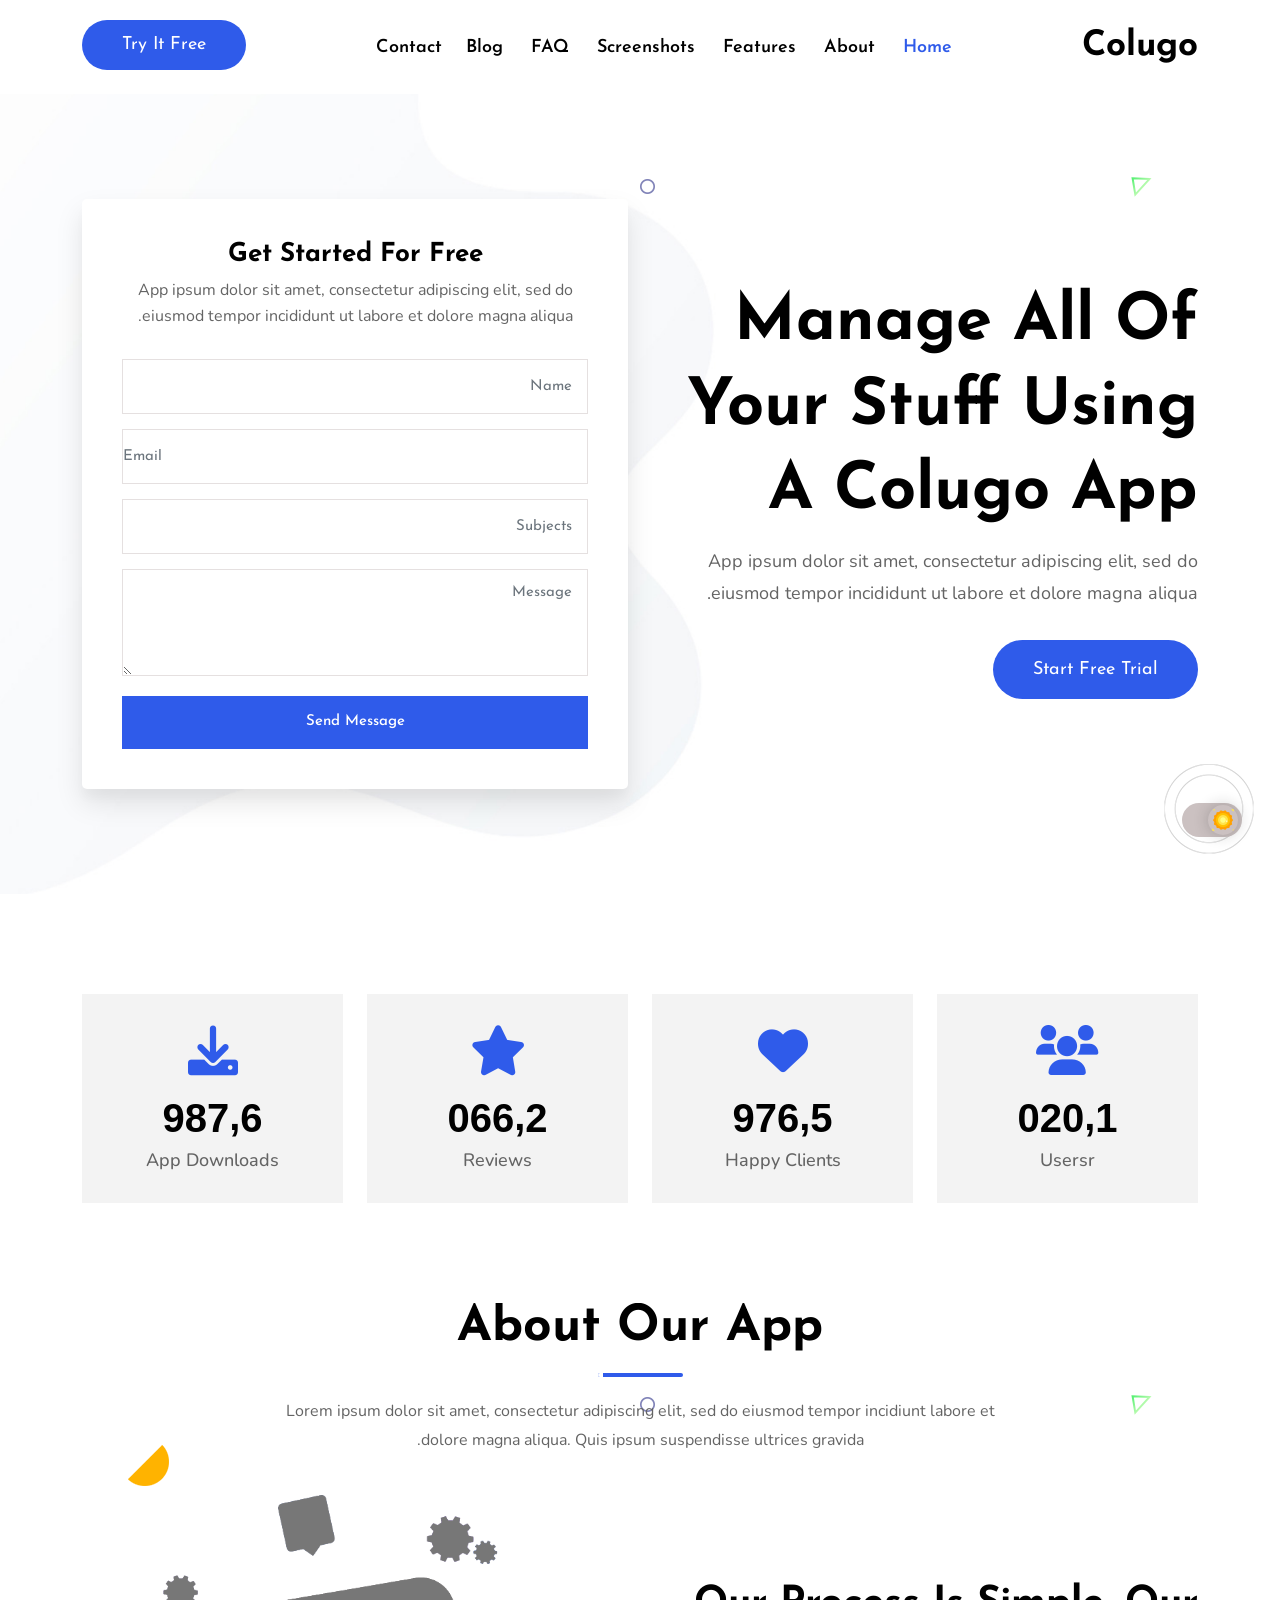
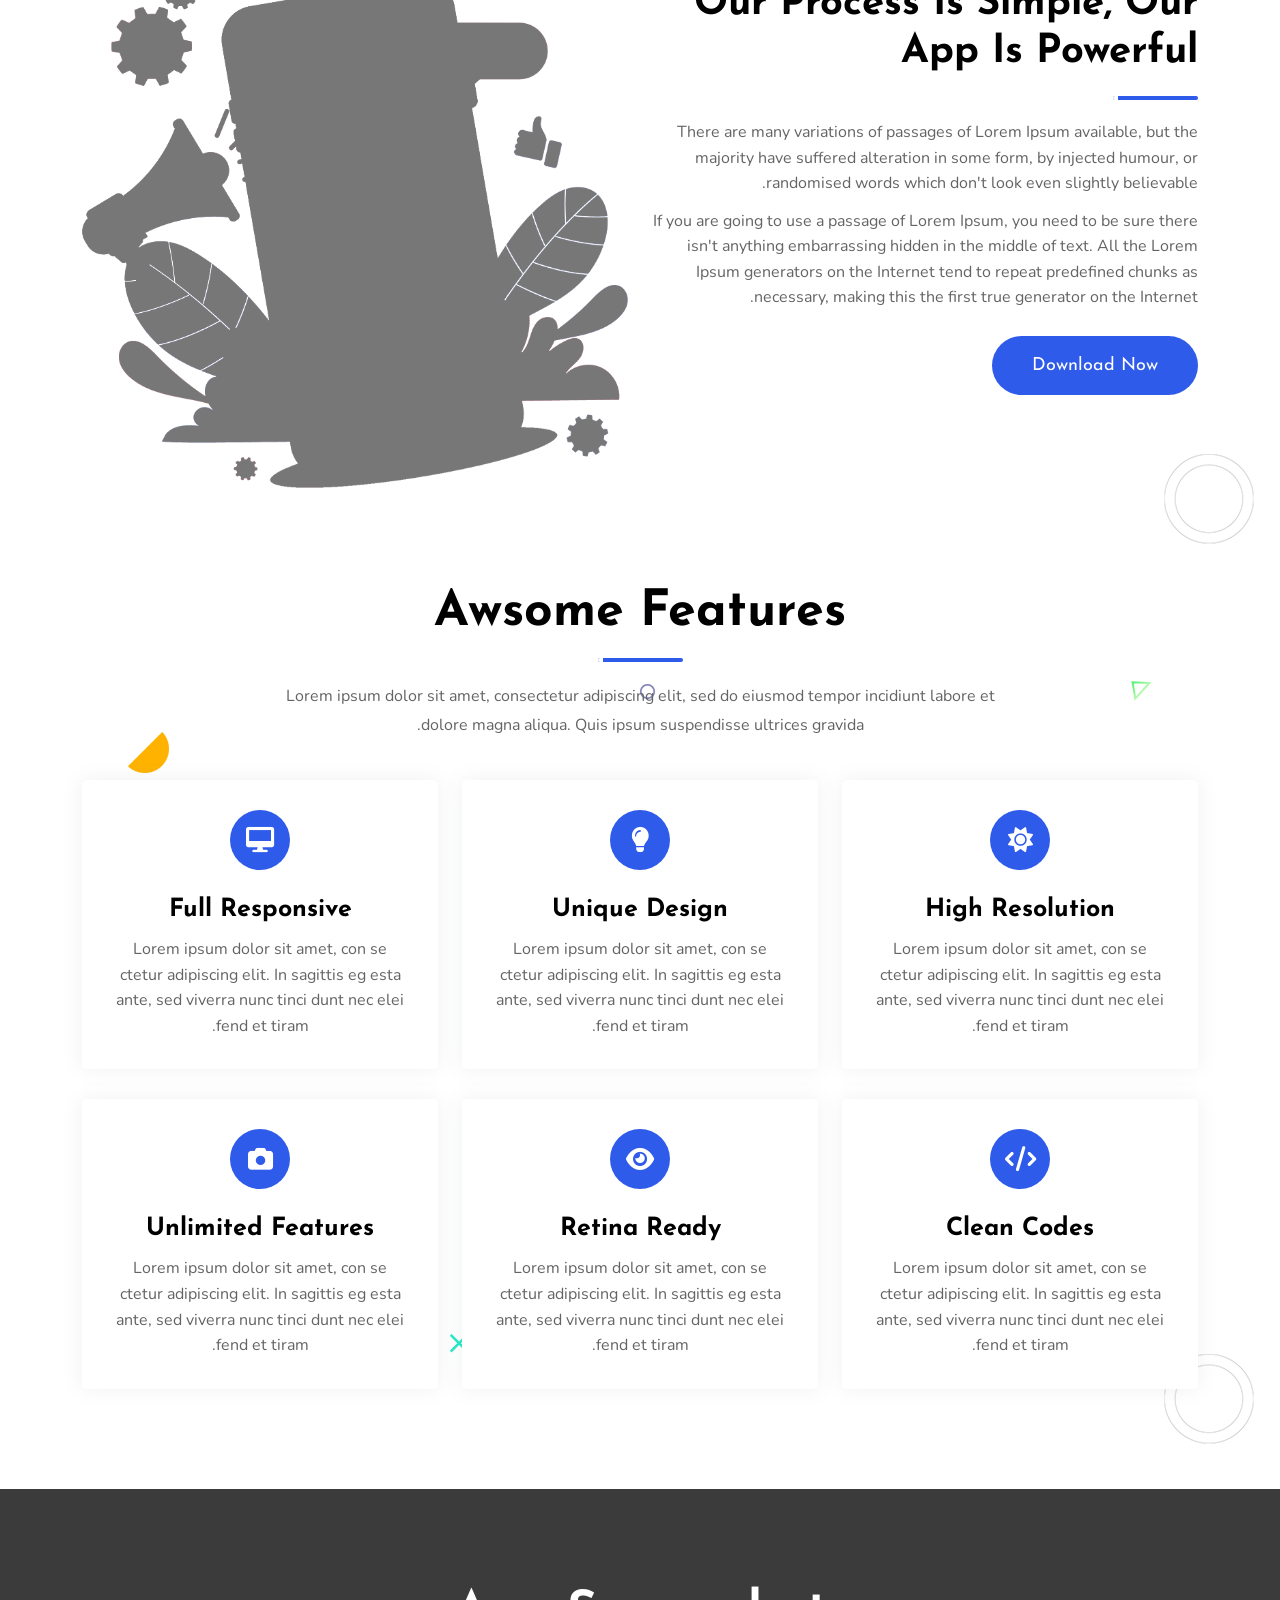
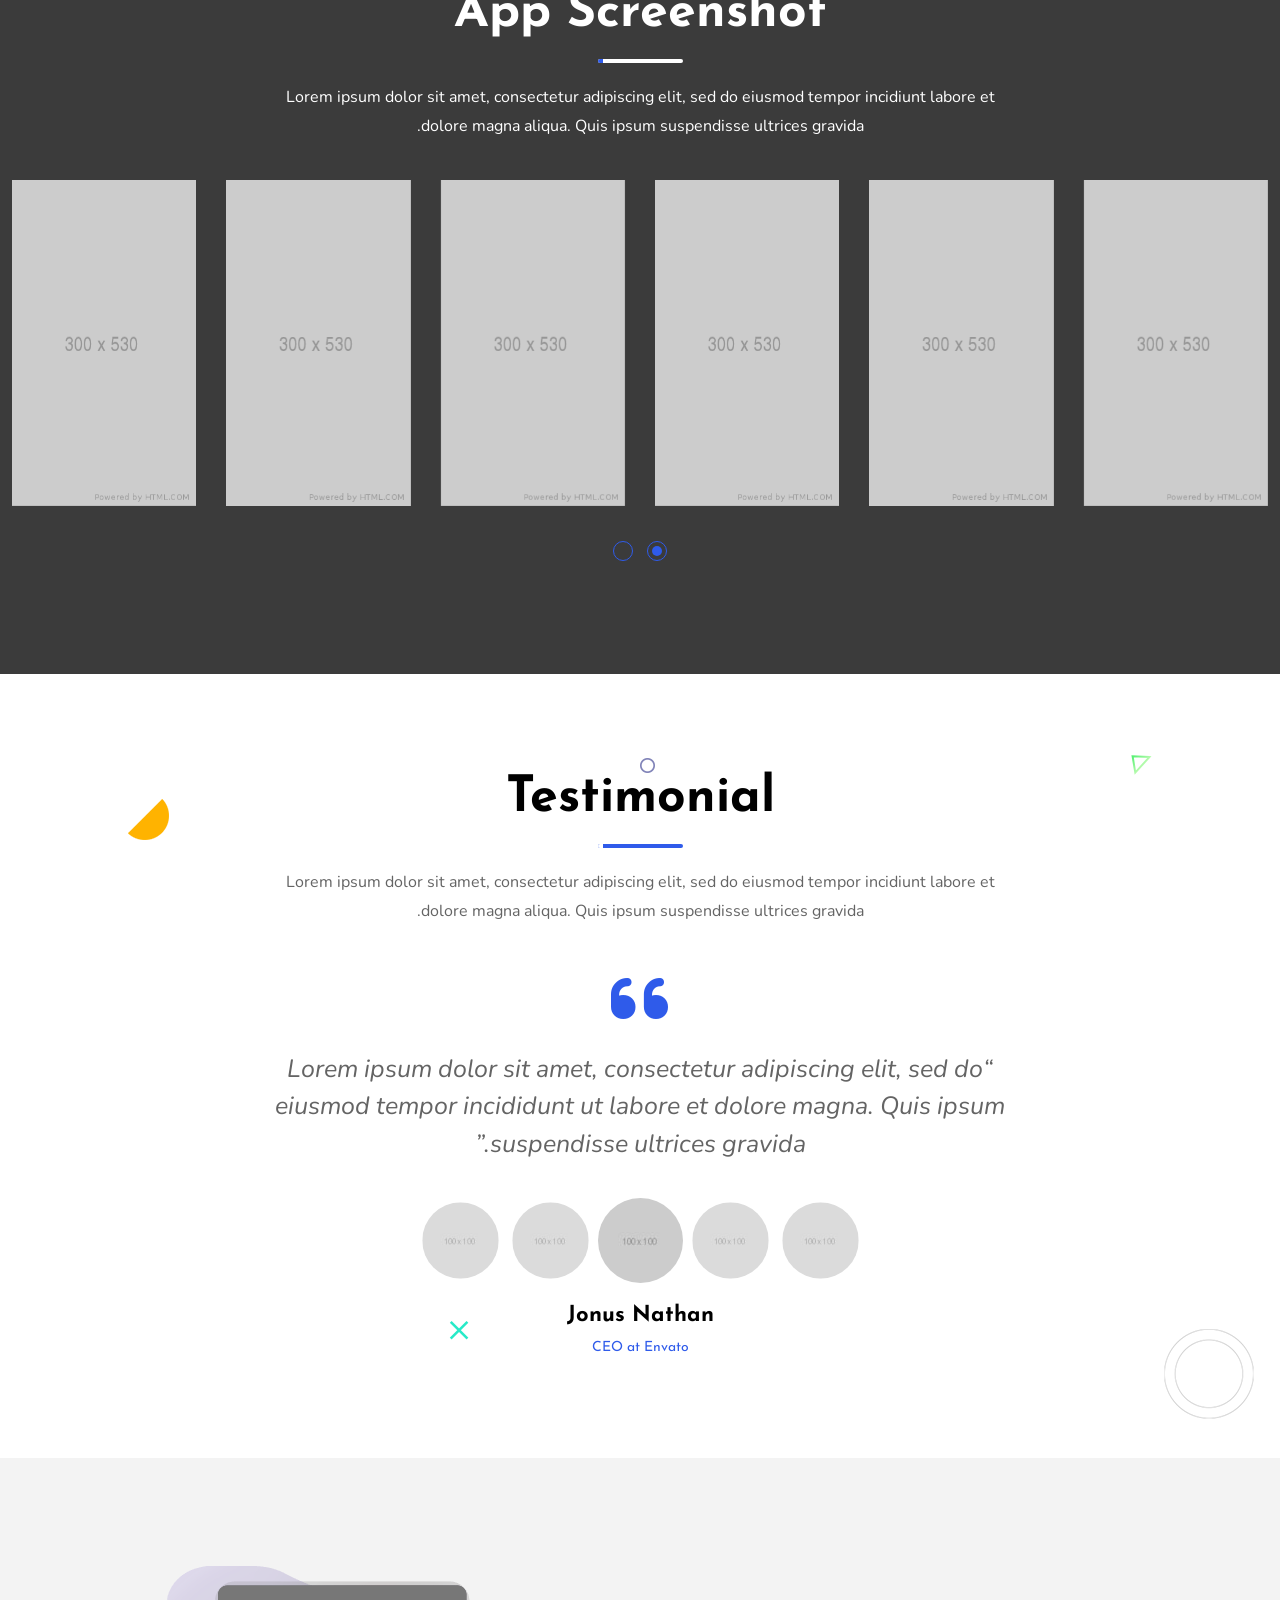
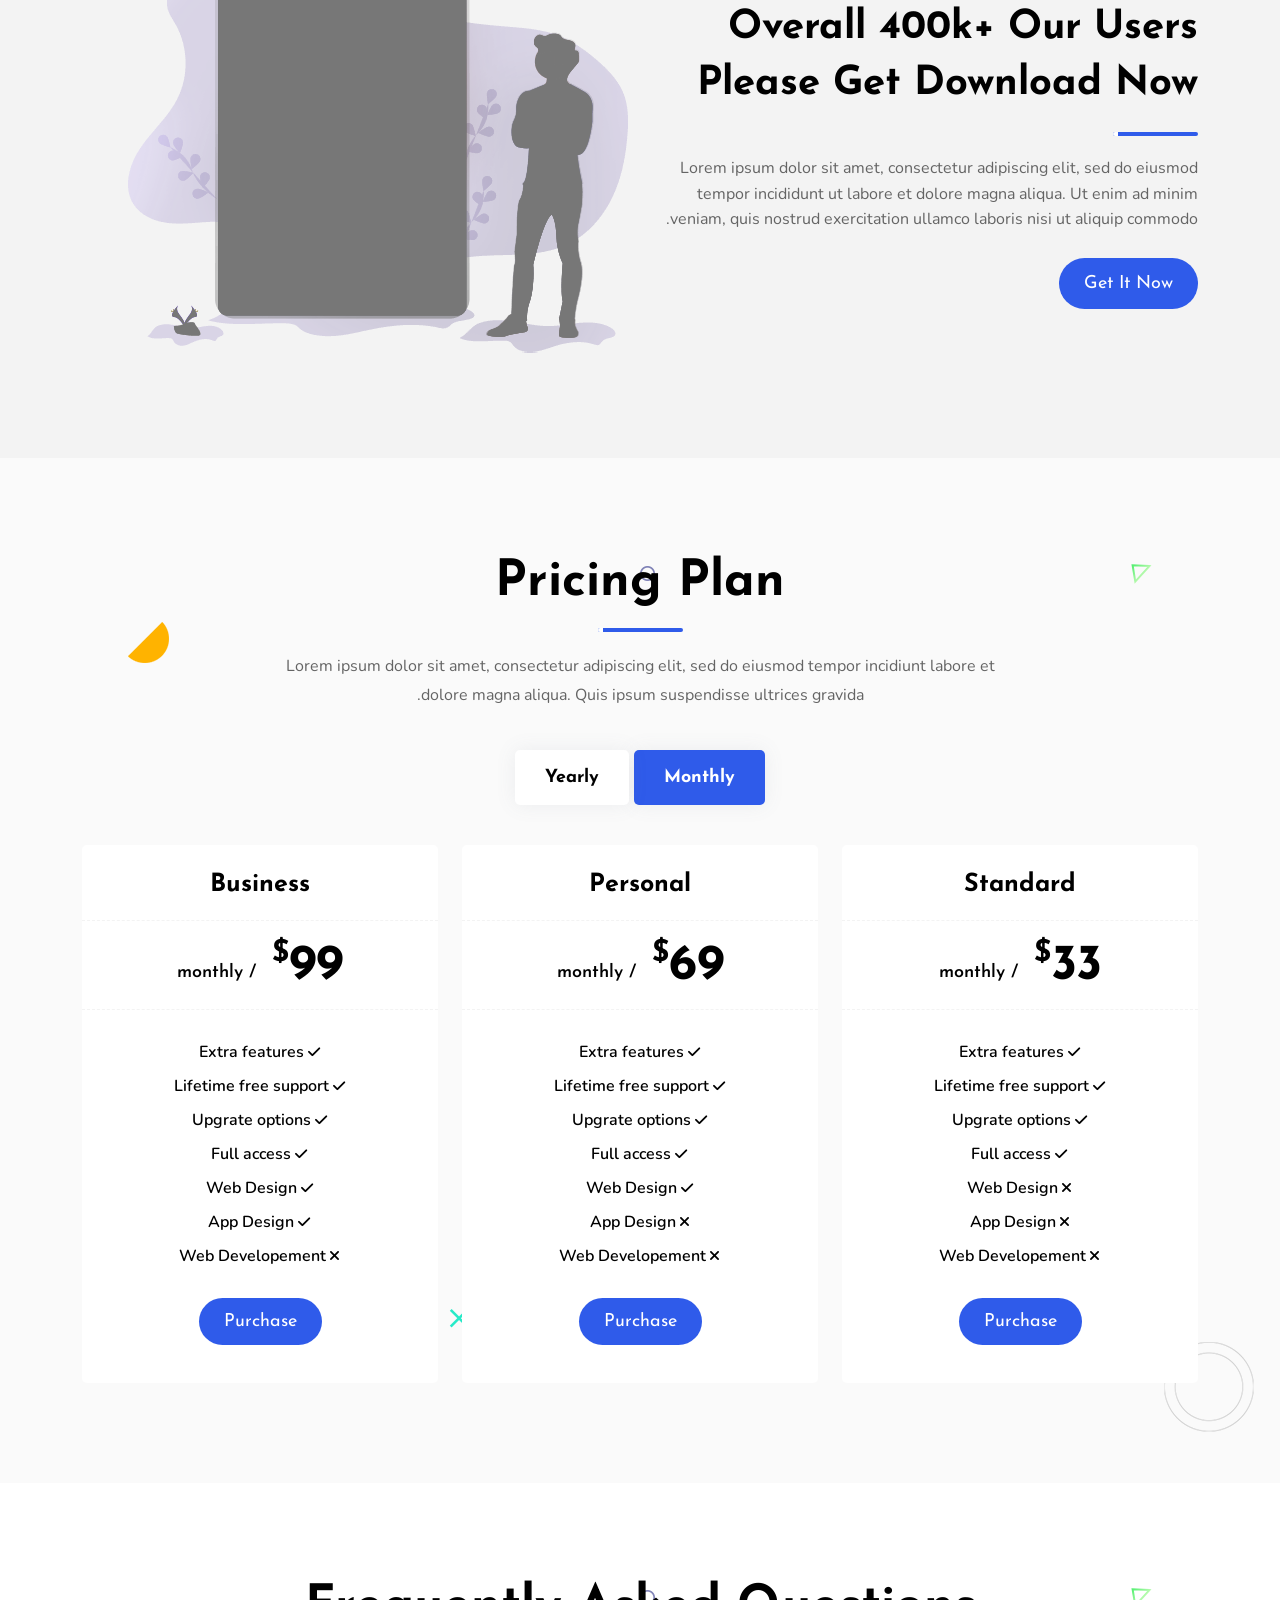
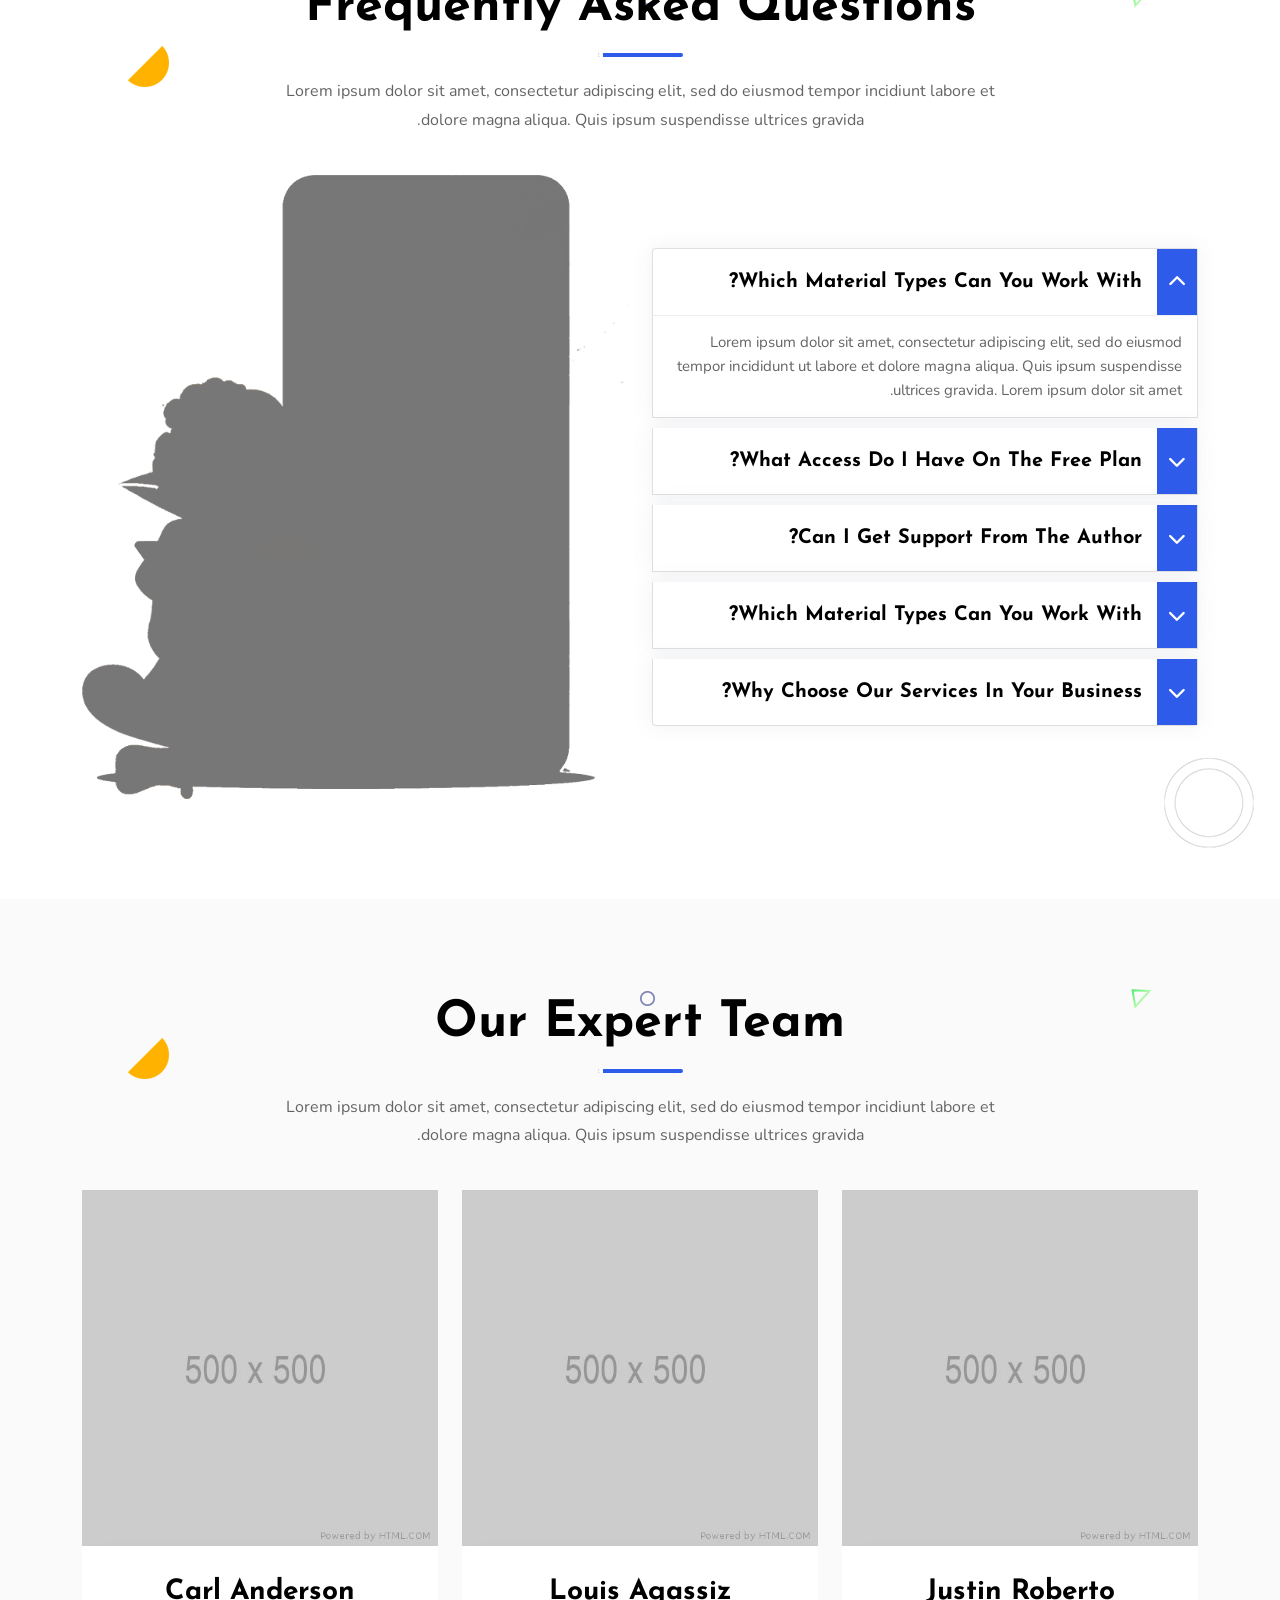
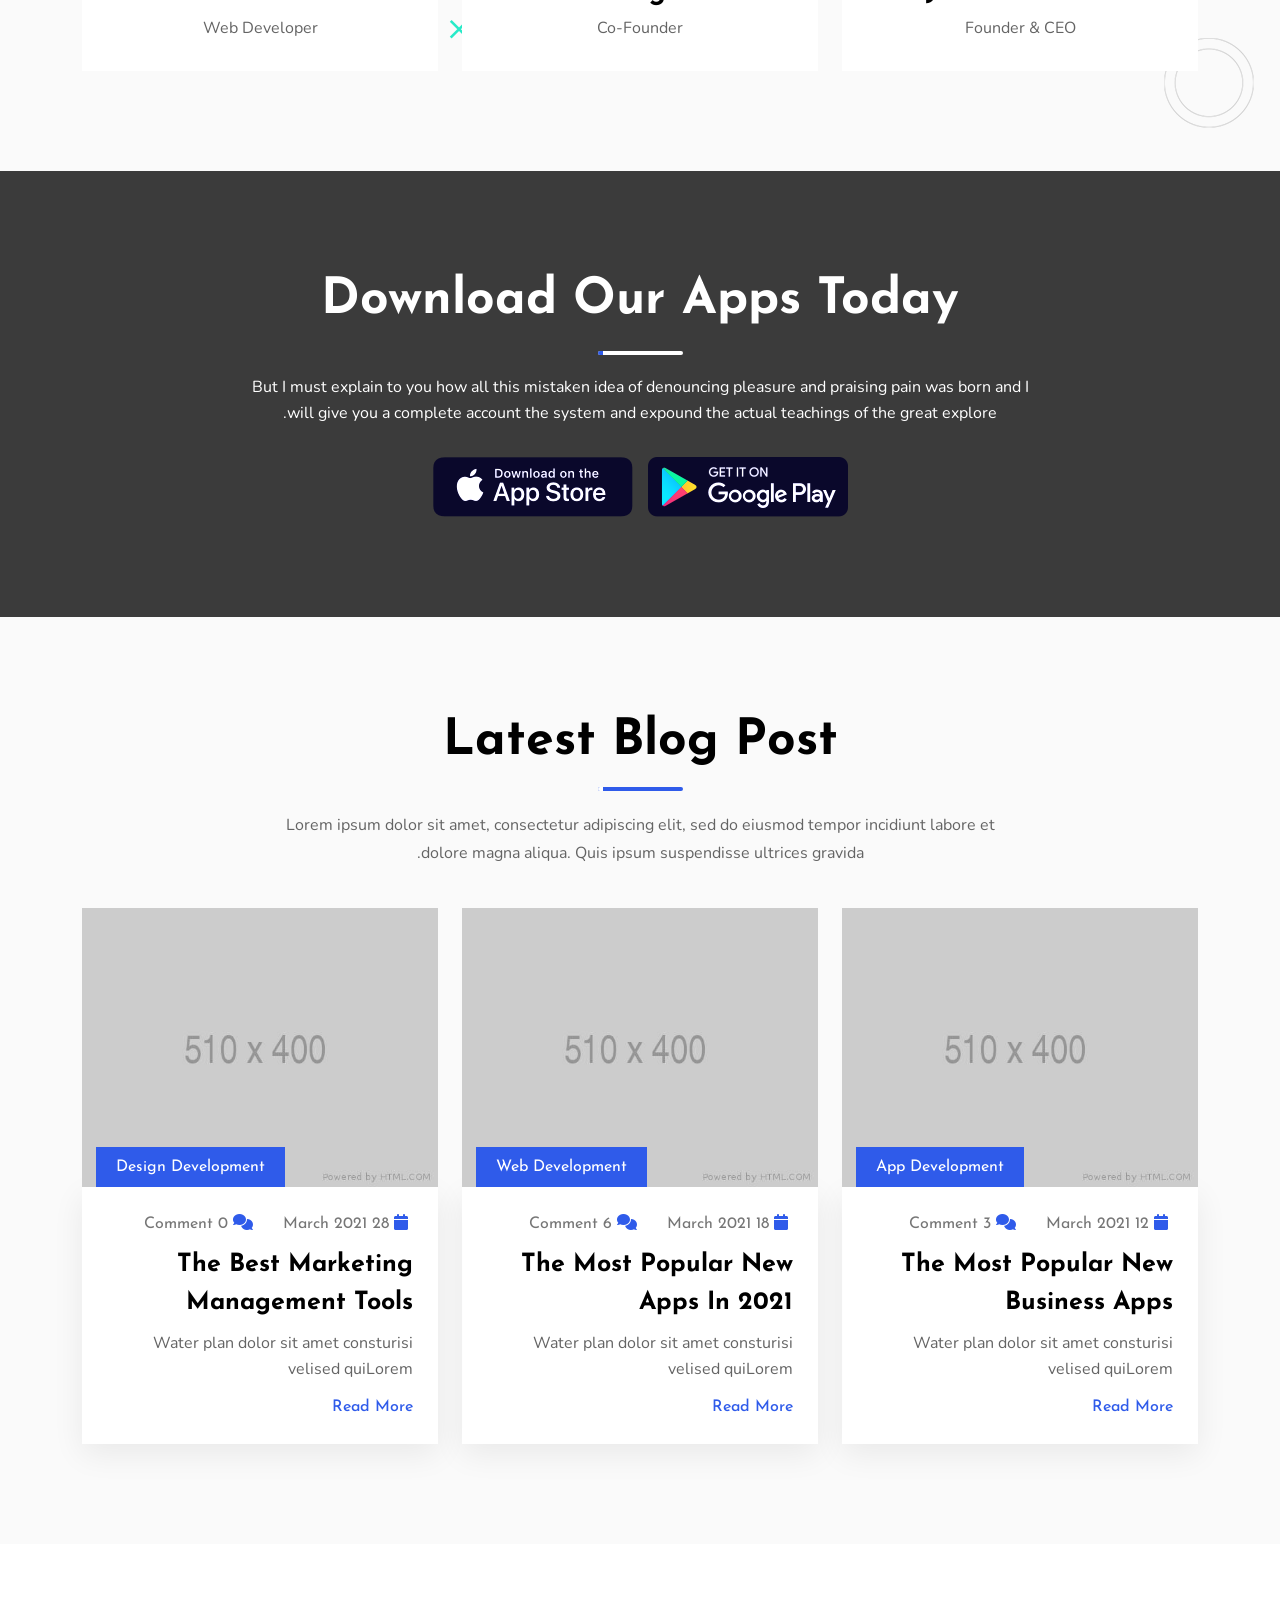
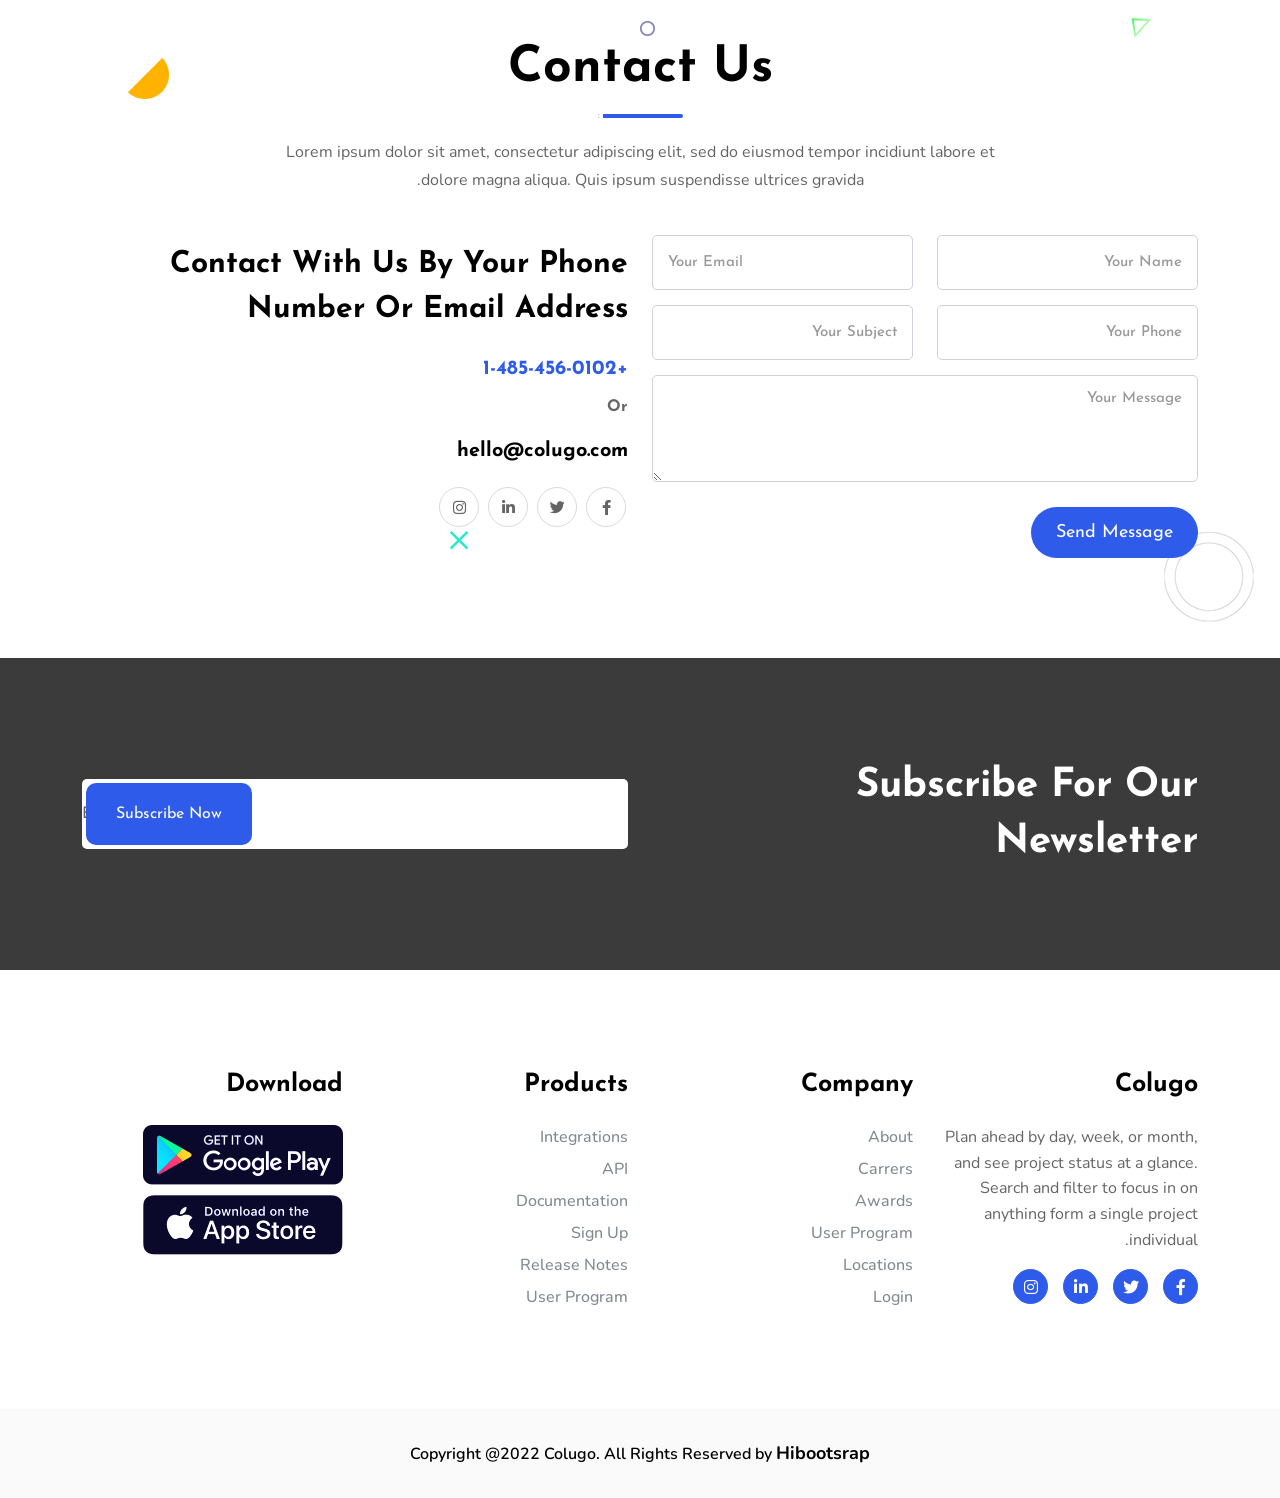
<file: index-3.html>
<!doctype html>
<html lang="ar" dir="rtl">
    <head>
        <!-- Required meta tags -->
        <meta charset="utf-8">
        <meta name="viewport" content="width=device-width, initial-scale=1, shrink-to-fit=no">

        <!-- Bootstrap Min CSS -->
        <link rel="stylesheet" href="assets/css/bootstrap.rtl.min.css">
        <!-- Animate Min CSS -->
        <link rel="stylesheet" href="assets/css/animate.min.css">
        <!-- Owl Carousel Min CSS -->
        <link rel="stylesheet" href="assets/css/owl.carousel.min.css">
        <!-- Fontawesome CSS -->
        <link rel="stylesheet" href="assets/css/fontawesome.min.css">
        <!-- Odometer CSS -->
        <link rel="stylesheet" href="assets/css/odometer.css">
        <!-- Popup CSS -->
        <link rel="stylesheet" href="assets/css/magnific-popup.min.css">
        <!-- Slick CSS -->
        <link rel="stylesheet" href="assets/css/slick.min.css">
         <!-- Style CSS -->
        <link rel="stylesheet" href="assets/css/style.css">
        <!-- Dark CSS -->
        <link rel="stylesheet" href="assets/css/dark.css">
        <!-- Responsive CSS -->
        <link rel="stylesheet" href="assets/css/responsive.css">
        <!-- RTL CSS -->
        <link rel="stylesheet" href="assets/css/rtl.css">

        <title>Colugo - App Landing Page HTML Template</title>

        <link rel="icon" type="image/png" href="assets/img/favicon.png">
    </head>

    <body data-bs-spy="scroll" data-bs-offset="120">

        <!-- Start Preloader Area -->
        <div class="preloader">
            <div class="preloader">
                <span></span>
                <span></span>
            </div>
        </div>
        <!-- End Preloader Area -->
        
        <!-- Start Navbar Area -->
        <nav class="navbar navbar-expand-lg navbar-light bg-light">
            <div class="container">
                <div class="logo">
                    <a href="index-3.html">
                        <h3>Colugo</h3>
                    </a>
                </div>

                <button class="navbar-toggler" type="button" data-bs-toggle="collapse" data-bs-target="#navbarSupportedContent" aria-controls="navbarSupportedContent" aria-expanded="false" aria-label="Toggle navigation">
                    <span class="navbar-toggler-icon"></span>
                </button>
            
                <div class="collapse navbar-collapse" id="navbarSupportedContent">
                    <ul class="navbar-nav">
                        <li class="nav-item">
                            <a href="#home" class="nav-link">
                                Home
                            </a>
                        </li>

                        <li class="nav-item">
                            <a href="#about" class="nav-link">
                                About
                            </a>
                        </li>

                        <li class="nav-item">
                            <a href="#features" class="nav-link">
                                Features
                            </a>
                        </li>

                        <li class="nav-item">
                            <a href="#screenshots" class="nav-link">
                                Screenshots
                            </a>
                        </li>

                        <li class="nav-item">
                            <a href="#faq" class="nav-link">
                                FAQ
                            </a>
                        </li>

                        <li class="nav-item">
                            <a href="blog.html" class="nav-link">
                                Blog
                            </a>
                        </li>

                        <li class="nav-item">
                            <a href="#contact" class="nav-link">
                                Contact
                            </a>
                        </li>
                    </ul>

                    <div class="others-option">
                        <div class="d-flex align-items-center">
                            <div class="option-item">
                                <a href="#" class="default-btn">
                                    Try It Free
                                    <span></span>
                                </a>
                            </div>
                        </div>
                    </div>
                </div>
            </div>
        </nav>
        <!-- End Navbar Area -->

        <!-- Start Main Banner Area -->
        <div id="home"  class="main-banner">
            <div class="d-table">
                <div class="d-table-cell">
                    <div class="container">
                        <div class="row align-items-center">
                            <div class="col-lg-6 wow animate__animated animate__fadeInLeft" data-wow-delay=".3s">
                                <div class="banner-content">
                                    <h1>Manage all of your Stuff Using a Colugo App</h1>
                                    <p>App ipsum dolor sit amet, consectetur adipiscing elit, sed do eiusmod tempor incididunt ut labore et dolore magna aliqua.</p>
        
                                    <div class="banner-btn">
                                        <a href="#" class="default-btn">
                                            Start free trial
                                            <span></span>
                                        </a>
                                    </div>
                                </div>
                            </div>

                            <div class="col-lg-6">
                                <div class="banner-form">
                                    <h3>Get started for Free</h3>
                                    <p>App ipsum dolor sit amet, consectetur adipiscing elit, sed do eiusmod tempor incididunt ut labore et dolore magna aliqua.</p>
            
                                    <form>
                                        <div class="form-group">
                                            <input type="text" class="form-control" placeholder="Name">
                                        </div>
            
                                        <div class="form-group">
                                            <input type="email" class="form-control" placeholder="Email">
                                        </div>

                                        <div class="form-group">
                                            <input type="text" class="form-control" placeholder="Subjects">
                                        </div>
            
                                        <div class="form-group">
                                            <textarea cols="30" rows="6" class="form-control" placeholder="Message"></textarea>
                                        </div>
            
                                        <button type="submit">Send Message</button>
                                    </form>
                                </div>
                            </div>
                        </div>
                    </div>
                </div>
            </div>

            <div class="default-shape">
                <div class="shape-1">
                    <img src="assets/img/shape/1.png" alt="image">
                </div>

                <div class="shape-2 rotateme">
                    <img src="assets/img/shape/2.png" alt="image">
                </div>

                <div class="shape-3">
                    <img src="assets/img/shape/3.svg" alt="image">
                </div>

                <div class="shape-4">
                    <img src="assets/img/shape/4.svg" alt="image">
                </div>

                <div class="shape-5">
                    <img src="assets/img/shape/5.png" alt="image">
                </div>
            </div>
        </div>
        <!-- End Main Banner Area -->

        <!-- Start Fun Facts Area -->
        <section class="fun-facts-area pt-100 pb-70">
            <div class="container">
                <div class="row align-items-center">
                    <div class="col-lg-3 col-sm-6 wow animate__animated animate__fadeInUp" data-wow-delay=".2s">
                        <div class="single-fun-fact">
                            <div class="icon">
                                <i class="fa fa-users"></i>
                            </div>
                            <h3>
                                <span class="odometer" data-count="1020">00</span>
                            </h3>
                            <p>Usersr</p>
                        </div>
                    </div>

                    <div class="col-lg-3 col-sm-6 wow animate__animated animate__fadeInUp" data-wow-delay=".3s">
                        <div class="single-fun-fact">
                            <div class="icon">
                                <i class="fa fa-heart"></i>
                            </div>
                            <h3>
                                <span class="odometer" data-count="5679">00</span>
                            </h3>
                            <p>Happy Clients</p>
                        </div>
                    </div>

                    <div class="col-lg-3 col-sm-6 wow animate__animated animate__fadeInUp" data-wow-delay=".4s">
                        <div class="single-fun-fact">
                            <div class="icon">
                                <i class="fa fa-star"></i>
                            </div>
                            <h3>
                                <span class="odometer" data-count="2660">00</span>
                            </h3>
                            <p>Reviews</p>
                        </div>
                    </div>

                    <div class="col-lg-3 col-sm-6 wow animate__animated animate__fadeInUp" data-wow-delay=".5s">
                        <div class="single-fun-fact">
                            <div class="icon">
                                <i class="fa fa-download"></i>
                            </div>
                            <h3>
                                <span class="odometer" data-count="6789">00</span>
                            </h3>
                            <p>App Downloads</p>
                        </div>
                    </div>
                </div>
            </div>
        </section>
        <!-- End Fun Facts Area -->

        <!-- Start About Area -->
        <section id="about" class="about-area pb-100">
            <div class="container">
                <div class="section-title wow animate__animated animate__fadeInUp" data-wow-delay=".3s">
                    <h2>About Our App</h2>
                    <div class="bar"></div>
                    <p>Lorem ipsum dolor sit amet, consectetur adipiscing elit, sed do eiusmod tempor incidiunt  labore et dolore magna aliqua. Quis ipsum suspendisse ultrices gravida.</p>
                </div>

                <div class="row align-items-center">
                    <div class="col-lg-6">
                        <div class="about-content">
                            <h3>Our process is simple, Our App is powerful</h3>
                            <div class="bar"></div>
                            <p>There are many variations of passages of Lorem Ipsum available, but the majority have suffered alteration in some form, by injected humour, or randomised words which don't look even slightly believable.</p>
                            <p>If you are going to use a passage of Lorem Ipsum, you need to be sure there isn't anything embarrassing hidden in the middle of text. All the Lorem Ipsum generators on the Internet tend to repeat predefined chunks as necessary, making this the first true generator on the Internet.</p>

                            <div class="about-btn">
                                <a href="#" class="default-btn">
                                    Download Now
                                    <span></span>
                                </a>
                            </div>
                        </div>
                    </div>

                    <div class="col-lg-6 wow animate__animated animate__fadeInRight" data-wow-delay=".3s">
                        <div class="about-image">
                            <img src="assets/img/about.png" alt="image">
                        </div>
                    </div>
                </div>
            </div>

            <div class="default-shape">
                <div class="shape-1">
                    <img src="assets/img/shape/1.png" alt="image">
                </div>

                <div class="shape-2 rotateme">
                    <img src="assets/img/shape/2.png" alt="image">
                </div>

                <div class="shape-3">
                    <img src="assets/img/shape/3.svg" alt="image">
                </div>

                <div class="shape-4">
                    <img src="assets/img/shape/4.svg" alt="image">
                </div>

                <div class="shape-5">
                    <img src="assets/img/shape/5.png" alt="image">
                </div>
            </div>
        </section>
        <!-- End About Area -->

        <!-- Start Features Area -->
        <section id="features" class="features-area pb-70">
            <div class="container">
                <div class="section-title wow animate__animated animate__fadeInUp" data-wow-delay=".3s">
                    <h2>Awsome Features</h2>
                    <div class="bar"></div>
                    <p>Lorem ipsum dolor sit amet, consectetur adipiscing elit, sed do eiusmod tempor incidiunt  labore et dolore magna aliqua. Quis ipsum suspendisse ultrices gravida.</p>
                </div>

                <div class="row">
                    <div class="col-lg-4 col-md-6">
                        <div class="single-features wow animate__animated animate__fadeInLeft" data-wow-delay=".1s">
                            <div class="icon">
                                <i class="fa fa-sun"></i>
                            </div>
                            <h3>High Resolution</h3>
                            <p>Lorem ipsum dolor sit amet, con se ctetur adipiscing elit. In sagittis eg esta ante, sed viverra nunc tinci dunt nec elei fend et tiram.</p>
                        </div>
                    </div>

                    <div class="col-lg-4 col-md-6">
                        <div class="single-features wow animate__animated animate__fadeInLeft" data-wow-delay=".2s">
                            <div class="icon">
                                <i class="fa fa-lightbulb"></i>
                            </div>
                            <h3>Unique Design</h3>
                            <p>Lorem ipsum dolor sit amet, con se ctetur adipiscing elit. In sagittis eg esta ante, sed viverra nunc tinci dunt nec elei fend et tiram.</p>
                        </div>
                    </div>

                    <div class="col-lg-4 col-md-6">
                        <div class="single-features wow animate__animated animate__fadeInLeft" data-wow-delay=".3s">
                            <div class="icon">
                                <i class="fa fa-desktop"></i>
                            </div>
                            <h3>Full Responsive</h3>
                            <p>Lorem ipsum dolor sit amet, con se ctetur adipiscing elit. In sagittis eg esta ante, sed viverra nunc tinci dunt nec elei fend et tiram.</p>
                        </div>
                    </div>

                    <div class="col-lg-4 col-md-6">
                        <div class="single-features wow animate__animated animate__fadeInLeft" data-wow-delay=".4s">
                            <div class="icon">
                                <i class="fa fa-code"></i>
                            </div>
                            <h3>Clean Codes</h3>
                            <p>Lorem ipsum dolor sit amet, con se ctetur adipiscing elit. In sagittis eg esta ante, sed viverra nunc tinci dunt nec elei fend et tiram.</p>
                        </div>
                    </div>

                    <div class="col-lg-4 col-md-6">
                        <div class="single-features wow animate__animated animate__fadeInLeft" data-wow-delay=".5s">
                            <div class="icon">
                                <i class="fa fa-eye"></i>
                            </div>
                            <h3>Retina Ready</h3>
                            <p>Lorem ipsum dolor sit amet, con se ctetur adipiscing elit. In sagittis eg esta ante, sed viverra nunc tinci dunt nec elei fend et tiram.</p>
                        </div>
                    </div>

                    <div class="col-lg-4 col-md-6">
                        <div class="single-features wow animate__animated animate__fadeInLeft" data-wow-delay=".6s">
                            <div class="icon">
                                <i class="fa fa-camera"></i>
                            </div>
                            <h3>Unlimited Features</h3>
                            <p>Lorem ipsum dolor sit amet, con se ctetur adipiscing elit. In sagittis eg esta ante, sed viverra nunc tinci dunt nec elei fend et tiram.</p>
                        </div>
                    </div>
                </div>
            </div>

            <div class="default-shape">
                <div class="shape-1">
                    <img src="assets/img/shape/1.png" alt="image">
                </div>

                <div class="shape-2 rotateme">
                    <img src="assets/img/shape/2.png" alt="image">
                </div>

                <div class="shape-3">
                    <img src="assets/img/shape/3.svg" alt="image">
                </div>

                <div class="shape-4">
                    <img src="assets/img/shape/4.svg" alt="image">
                </div>

                <div class="shape-5">
                    <img src="assets/img/shape/5.png" alt="image">
                </div>
            </div>
        </section>
        <!-- End Features Area -->

        <!-- End Screenshot Area -->
        <section id="screenshots" class="screenshot-area ptb-100">
            <div class="container-fluid">
                <div class="section-title wow animate__animated animate__fadeInUp" data-wow-delay=".3s">
                    <h2>App Screenshot</h2>
                    <div class="bar"></div>
                    <p>Lorem ipsum dolor sit amet, consectetur adipiscing elit, sed do eiusmod tempor incidiunt  labore et dolore magna aliqua. Quis ipsum suspendisse ultrices gravida.</p>
                </div>

                <div class="screenshot-slider owl-carousel owl-theme">
                    <div class="screenshot-item">
                        <div class="image">
                            <img src="assets/img/screenshot/1.png" alt="image">
                        </div>
                    </div>

                    <div class="screenshot-item">
                        <div class="image">
                            <img src="assets/img/screenshot/2.png" alt="image">
                        </div>
                    </div>

                    <div class="screenshot-item">
                        <div class="image">
                            <img src="assets/img/screenshot/3.png" alt="image">
                        </div>
                    </div>

                    <div class="screenshot-item">
                        <div class="image">
                            <img src="assets/img/screenshot/4.png" alt="image">
                        </div>
                    </div>

                    <div class="screenshot-item">
                        <div class="image">
                            <img src="assets/img/screenshot/5.png" alt="image">
                        </div>
                    </div>

                    <div class="screenshot-item">
                        <div class="image">
                            <img src="assets/img/screenshot/6.png" alt="image">
                        </div>
                    </div>

                    <div class="screenshot-item">
                        <div class="image">
                            <img src="assets/img/screenshot/1.png" alt="image">
                        </div>
                    </div>

                    <div class="screenshot-item">
                        <div class="image">
                            <img src="assets/img/screenshot/2.png" alt="image">
                        </div>
                    </div>

                    <div class="screenshot-item">
                        <div class="image">
                            <img src="assets/img/screenshot/3.png" alt="image">
                        </div>
                    </div>

                    <div class="screenshot-item">
                        <div class="image">
                            <img src="assets/img/screenshot/4.png" alt="image">
                        </div>
                    </div>

                    <div class="screenshot-item">
                        <div class="image">
                            <img src="assets/img/screenshot/5.png" alt="image">
                        </div>
                    </div>

                    <div class="screenshot-item">
                        <div class="image">
                            <img src="assets/img/screenshot/6.png" alt="image">
                        </div>
                    </div>
                </div>
            </div>
        </section>
        <!-- End Screenshot Area -->

        <!-- Start Testimonial Area -->
        <section class="testimonial-area ptb-100">
            <div class="container">
                <div class="section-title wow animate__animated animate__fadeInUp" data-wow-delay=".3s">
                    <h2>Testimonial</h2>
                    <div class="bar"></div>
                    <p>Lorem ipsum dolor sit amet, consectetur adipiscing elit, sed do eiusmod tempor incidiunt  labore et dolore magna aliqua. Quis ipsum suspendisse ultrices gravida.</p>
                </div>

                <div class="testimonial-slides">
					<div class="client-feedback">
						<div>
							<div class="item">
								<div class="single-feedback">
                                    <div class="icon">
                                        <i class="fa fa-quote-left"></i>
                                    </div>
									<p>“Lorem ipsum dolor sit amet, consectetur adipiscing elit, sed do eiusmod tempor incididunt ut labore et dolore magna. Quis ipsum suspendisse ultrices gravida.”</p>
								</div>
							</div>
							
							<div class="item">
								<div class="single-feedback">
                                    <div class="icon">
                                        <i class="fa fa-quote-left"></i>
                                    </div>
									<p>“Lorem ipsum dolor sit amet, consectetur adipiscing elit, sed do eiusmod tempor incididunt ut labore et dolore magna. Quis ipsum suspendisse ultrices gravida.”</p>
								</div>
							</div>
							
							<div class="item">
								<div class="single-feedback">
                                    <div class="icon">
                                        <i class="fa fa-quote-left"></i>
                                    </div>
									<p>“Lorem ipsum dolor sit amet, consectetur adipiscing elit, sed do eiusmod tempor incididunt ut labore et dolore magna. Quis ipsum suspendisse ultrices gravida.”</p>
								</div>
							</div>
							
							<div class="item">
								<div class="single-feedback">
                                    <div class="icon">
                                        <i class="fa fa-quote-left"></i>
                                    </div>
									<p>“Lorem ipsum dolor sit amet, consectetur adipiscing elit, sed do eiusmod tempor incididunt ut labore et dolore magna. Quis ipsum suspendisse ultrices gravida.”</p>
								</div>
							</div>
							
							<div class="item">
								<div class="single-feedback">
                                    <div class="icon">
                                        <i class="fa fa-quote-left"></i>
                                    </div>
									<p>“Lorem ipsum dolor sit amet, consectetur adipiscing elit, sed do eiusmod tempor incididunt ut labore et dolore magna. Quis ipsum suspendisse ultrices gravida.”</p>
								</div>
							</div>
							
							<div class="item">
								<div class="single-feedback">
                                    <div class="icon">
                                        <i class="fa fa-quote-left"></i>
                                    </div>
									<p>“Lorem ipsum dolor sit amet, consectetur adipiscing elit, sed do eiusmod tempor incididunt ut labore et dolore magna. Quis ipsum suspendisse ultrices gravida.”</p>
								</div>
							</div>
							
							<div class="item">
								<div class="single-feedback">
                                    <div class="icon">
                                        <i class="fa fa-quote-left"></i>
                                    </div>
									<p>“Lorem ipsum dolor sit amet, consectetur adipiscing elit, sed do eiusmod tempor incididunt ut labore et dolore magna. Quis ipsum suspendisse ultrices gravida.”</p>
								</div>
							</div>
							
							<div class="item">
								<div class="single-feedback">
                                    <div class="icon">
                                        <i class="fa fa-quote-left"></i>
                                    </div>
									<p>“Lorem ipsum dolor sit amet, consectetur adipiscing elit, sed do eiusmod tempor incididunt ut labore et dolore magna. Quis ipsum suspendisse ultrices gravida.”</p>
								</div>
							</div>
                        </div>
                        
                        <button class="prev-arrow slick-arrow">
                            <i class="fa fa-chevron-left"></i>
                        </button>
                        
                        <button class="next-arrow slick-arrow">
                            <i class="fa fa-chevron-right"></i>
                        </button>
                    </div>
                    
                    <div class="client-thumbnails">
						<div>
							<div class="item">
                                <div class="img-fill">
                                    <img src="assets/img/client/1.jpg" alt="client">
                                </div>
                                
                                <div class="title">
                                    <h3>Jonus Nathan</h3>
                                    <span>CEO at Envato</span>
                                </div>
							</div>
							
							<div class="item">
								<div class="img-fill">
                                    <img src="assets/img/client/2.jpg" alt="client">
                                </div>
                                
                                <div class="title">
                                    <h3>Sadio Finn</h3>
                                    <span>CEO at FlatIcon</span>
                                </div>
                            </div>
                            
                            <div class="item">
								<div class="img-fill">
                                    <img src="assets/img/client/3.jpg" alt="client">
                                </div>
                                
                                <div class="title">
                                    <h3>Tom Olivar</h3>
                                    <span>CEO at ThemeForest</span>
                                </div>
							</div>
							
							<div class="item">
								<div class="img-fill">
                                    <img src="assets/img/client/4.jpg" alt="client">
                                </div>
                                
                                <div class="title">
                                    <h3>James Finn</h3>
                                    <span>CEO at GitLab</span>
                                </div>
                            </div>
							
							<div class="item">
								<div class="img-fill">
                                    <img src="assets/img/client/5.jpg" alt="client">
                                </div>
                                
                                <div class="title">
                                    <h3>John Lucy</h3>
                                    <span>CEO at Linkedin</span>
                                </div>
                            </div>
                            
                            <div class="item">
								<div class="img-fill">
                                    <img src="assets/img/client/1.jpg" alt="client">
                                </div>
                                
                                <div class="title">
                                    <h3>Sarah Taylor</h3>
                                    <span>CEO at Twitter</span>
                                </div>
							</div>
							
							<div class="item">
								<div class="img-fill">
                                    <img src="assets/img/client/2.jpg" alt="client">
                                </div>
                                
                                <div class="title">
                                    <h3>James Anderson</h3>
                                    <span>CEO at Facebook</span>
                                </div>
                            </div>
                            
                            <div class="item">
								<div class="img-fill">
                                    <img src="assets/img/client/3.jpg" alt="client">
                                </div>
                                
                                <div class="title">
                                    <h3>Steven Smith</h3>
                                    <span>CEO at EnvyTheme</span>
                                </div>
							</div>
						</div>
                    </div>
				</div>
            </div>

            <div class="default-shape">
                <div class="shape-1">
                    <img src="assets/img/shape/1.png" alt="image">
                </div>

                <div class="shape-2 rotateme">
                    <img src="assets/img/shape/2.png" alt="image">
                </div>

                <div class="shape-3">
                    <img src="assets/img/shape/3.svg" alt="image">
                </div>

                <div class="shape-4">
                    <img src="assets/img/shape/4.svg" alt="image">
                </div>

                <div class="shape-5">
                    <img src="assets/img/shape/5.png" alt="image">
                </div>
            </div>
        </section>
        <!-- End Testimonial Area -->

        <!-- Start Overview Area -->
        <section class="overview-area ptb-100">
            <div class="container">
                <div class="row align-items-center">
                    <div class="col-lg-6">
                        <div class="overview-content">
                            <h3>Overall 400k+ Our Users Please Get Download Now</h3>
                            <div class="bar"></div>
                            <p>Lorem ipsum dolor sit amet, consectetur adipiscing elit, sed do eiusmod tempor incididunt ut labore et dolore magna aliqua. Ut enim ad minim veniam, quis nostrud exercitation ullamco laboris nisi ut aliquip commodo.</p>
                            <div class="overview-btn">
                                <a href="#" class="default-btn">
                                    Get It Now
                                    <span></span>
                                </a>
                            </div>
                        </div>
                    </div>

                    <div class="col-lg-6 wow animate__animated animate__fadeInRight" data-wow-delay=".3s">
                        <div class="overview-image">
                            <img src="assets/img/overview.png" alt="image">
                        </div>
                    </div>
                </div>
            </div>
        </section>
        <!-- End Overview Area -->

        <!-- Start Pricing Area -->
        <section class="pricing-area pt-100 pb-70">
            <div class="container">
                <div class="section-title wow animate__animated animate__fadeInUp" data-wow-delay=".3s">
                    <h2>Pricing Plan</h2>
                    <div class="bar"></div>
                    <p>Lorem ipsum dolor sit amet, consectetur adipiscing elit, sed do eiusmod tempor incidiunt  labore et dolore magna aliqua. Quis ipsum suspendisse ultrices gravida.</p>
                </div>

                <div class="tab pricing-list-tab">
                    <ul class="tabs">
                        <li>
                            <a href="#">
                                Monthly
                            </a>
                        </li>
                        <li>
                            <a href="#">
                                Yearly
                            </a>
                        </li>
                    </ul>

                    <div class="tab_content">
                        <div class="tabs_item">
                            <div class="row">
                                <div class="col-lg-4 col-md-6">
                                    <div class="single-pricing-table">
                                        <div class="pricing-header">
                                            <h3>Standard</h3>
                                        </div>

                                        <div class="price">
                                            <sup>$</sup>33 <sub>/ monthly</sub>
                                        </div>

                                        <ul class="pricing-features">
                                            <li>
                                                <i class="fas fa-check"></i>
                                                Extra features
                                            </li>
                                            <li>
                                                <i class="fa fa-check"></i>
                                                Lifetime free support
                                            </li>
                                            <li>
                                                <i class="fa fa-check"></i>
                                                Upgrate options
                                            </li>
                                            <li>
                                                <i class="fa fa-check"></i>
                                                Full access
                                            </li>
                                            <li>
                                                <i class="fa fa-times"></i>
                                                Web Design
                                            </li>
                                            <li>
                                                <i class="fa fa-times"></i>
                                                App Design
                                            </li>
                                            <li>
                                                <i class="fa fa-times"></i>
                                                Web Developement
                                            </li>
                                        </ul>

                                        <div class="pricing-btn">
                                            <a href="#" class="default-btn">
                                                Purchase
                                                <span></span>
                                            </a>
                                        </div>
                                    </div>
                                </div>

                                <div class="col-lg-4 col-md-6">
                                    <div class="single-pricing-table">
                                        <div class="pricing-header">
                                            <h3>Personal</h3>
                                        </div>

                                        <div class="price">
                                            <sup>$</sup>69 <sub>/ monthly</sub>
                                        </div>

                                        <ul class="pricing-features">
                                            <li>
                                                <i class="fas fa-check"></i>
                                                Extra features
                                            </li>
                                            <li>
                                                <i class="fa fa-check"></i>
                                                Lifetime free support
                                            </li>
                                            <li>
                                                <i class="fa fa-check"></i>
                                                Upgrate options
                                            </li>
                                            <li>
                                                <i class="fa fa-check"></i>
                                                Full access
                                            </li>
                                            <li>
                                                <i class="fa fa-check"></i>
                                                Web Design
                                            </li>
                                            <li>
                                                <i class="fa fa-times"></i>
                                                App Design
                                            </li>
                                            <li>
                                                <i class="fa fa-times"></i>
                                                Web Developement
                                            </li>
                                        </ul>

                                        <div class="pricing-btn">
                                            <a href="#" class="default-btn">
                                                Purchase
                                                <span></span>
                                            </a>
                                        </div>
                                    </div>
                                </div>

                                <div class="col-lg-4 col-md-6">
                                    <div class="single-pricing-table">
                                        <div class="pricing-header">
                                            <h3>Business</h3>
                                        </div>

                                        <div class="price">
                                            <sup>$</sup>99 <sub>/ monthly</sub>
                                        </div>

                                        <ul class="pricing-features">
                                            <li>
                                                <i class="fas fa-check"></i>
                                                Extra features
                                            </li>
                                            <li>
                                                <i class="fa fa-check"></i>
                                                Lifetime free support
                                            </li>
                                            <li>
                                                <i class="fa fa-check"></i>
                                                Upgrate options
                                            </li>
                                            <li>
                                                <i class="fa fa-check"></i>
                                                Full access
                                            </li>
                                            <li>
                                                <i class="fa fa-check"></i>
                                                Web Design
                                            </li>
                                            <li>
                                                <i class="fa fa-check"></i>
                                                App Design
                                            </li>
                                            <li>
                                                <i class="fa fa-times"></i>
                                                Web Developement
                                            </li>
                                        </ul>

                                        <div class="pricing-btn">
                                            <a href="#" class="default-btn">
                                                Purchase
                                                <span></span>
                                            </a>
                                        </div>
                                    </div>
                                </div>
                            </div>
                        </div>

                        <div class="tabs_item">
                            <div class="row">
                                <div class="col-lg-4 col-md-6">
                                    <div class="single-pricing-table">
                                        <div class="pricing-header">
                                            <h3>Standard</h3>
                                        </div>

                                        <div class="price">
                                            <sup>$</sup>133 <sub>/ yearly</sub>
                                        </div>

                                        <ul class="pricing-features">
                                            <li>
                                                <i class="fas fa-check"></i>
                                                Extra features
                                            </li>
                                            <li>
                                                <i class="fa fa-check"></i>
                                                Lifetime free support
                                            </li>
                                            <li>
                                                <i class="fa fa-check"></i>
                                                Upgrate options
                                            </li>
                                            <li>
                                                <i class="fa fa-check"></i>
                                                Full access
                                            </li>
                                            <li>
                                                <i class="fa fa-times"></i>
                                                Web Design
                                            </li>
                                            <li>
                                                <i class="fa fa-times"></i>
                                                App Design
                                            </li>
                                            <li>
                                                <i class="fa fa-times"></i>
                                                Web Developement
                                            </li>
                                        </ul>

                                        <div class="pricing-btn">
                                            <a href="#" class="default-btn">
                                                Purchase
                                                <span></span>
                                            </a>
                                        </div>
                                    </div>
                                </div>

                                <div class="col-lg-4 col-md-6">
                                    <div class="single-pricing-table">
                                        <div class="pricing-header">
                                            <h3>Personal</h3>
                                        </div>

                                        <div class="price">
                                            <sup>$</sup>169 <sub>/ yearly</sub>
                                        </div>

                                        <ul class="pricing-features">
                                            <li>
                                                <i class="fas fa-check"></i>
                                                Extra features
                                            </li>
                                            <li>
                                                <i class="fa fa-check"></i>
                                                Lifetime free support
                                            </li>
                                            <li>
                                                <i class="fa fa-check"></i>
                                                Upgrate options
                                            </li>
                                            <li>
                                                <i class="fa fa-check"></i>
                                                Full access
                                            </li>
                                            <li>
                                                <i class="fa fa-check"></i>
                                                Web Design
                                            </li>
                                            <li>
                                                <i class="fa fa-times"></i>
                                                App Design
                                            </li>
                                            <li>
                                                <i class="fa fa-times"></i>
                                                Web Developement
                                            </li>
                                        </ul>

                                        <div class="pricing-btn">
                                            <a href="#" class="default-btn">
                                                Purchase
                                                <span></span>
                                            </a>
                                        </div>
                                    </div>
                                </div>

                                <div class="col-lg-4 col-md-6">
                                    <div class="single-pricing-table">
                                        <div class="pricing-header">
                                            <h3>Business</h3>
                                        </div>

                                        <div class="price">
                                            <sup>$</sup>199 <sub>/ yearly</sub>
                                        </div>

                                        <ul class="pricing-features">
                                            <li>
                                                <i class="fas fa-check"></i>
                                                Extra features
                                            </li>
                                            <li>
                                                <i class="fa fa-check"></i>
                                                Lifetime free support
                                            </li>
                                            <li>
                                                <i class="fa fa-check"></i>
                                                Upgrate options
                                            </li>
                                            <li>
                                                <i class="fa fa-check"></i>
                                                Full access
                                            </li>
                                            <li>
                                                <i class="fa fa-check"></i>
                                                Web Design
                                            </li>
                                            <li>
                                                <i class="fa fa-check"></i>
                                                App Design
                                            </li>
                                            <li>
                                                <i class="fa fa-times"></i>
                                                Web Developement
                                            </li>
                                        </ul>

                                        <div class="pricing-btn">
                                            <a href="#" class="default-btn">
                                                Purchase
                                                <span></span>
                                            </a>
                                        </div>
                                    </div>
                                </div>
                            </div>
                        </div>
                    </div>
                </div>
            </div>

            <div class="default-shape">
                <div class="shape-1">
                    <img src="assets/img/shape/1.png" alt="image">
                </div>

                <div class="shape-2 rotateme">
                    <img src="assets/img/shape/2.png" alt="image">
                </div>

                <div class="shape-3">
                    <img src="assets/img/shape/3.svg" alt="image">
                </div>

                <div class="shape-4">
                    <img src="assets/img/shape/4.svg" alt="image">
                </div>

                <div class="shape-5">
                    <img src="assets/img/shape/5.png" alt="image">
                </div>
            </div>
        </section>
        <!-- End Pricing Area -->

        <!-- Start Faq Area -->
        <section id="faq" class="faq-area ptb-100">
            <div class="container">
                <div class="section-title wow animate__animated animate__fadeInUp" data-wow-delay=".3s">
                    <h2>Frequently Asked Questions</h2>
                    <div class="bar"></div>
                    <p>Lorem ipsum dolor sit amet, consectetur adipiscing elit, sed do eiusmod tempor incidiunt  labore et dolore magna aliqua. Quis ipsum suspendisse ultrices gravida.</p>
                </div>

                <div class="row align-items-center">
                    <div class="col-lg-6">
                        <div class="faq-accordion-content">
                            <ul class="accordion">
                                <li class="accordion-item">
                                    <a class="accordion-title active" href="javascript:void(0)">
                                        <i class="fa fa-chevron-down"></i>
                                        Which material types can you work with?
                                    </a>
        
                                    <p class="accordion-content show">Lorem ipsum dolor sit amet, consectetur adipiscing elit, sed do eiusmod tempor incididunt ut labore et dolore magna aliqua. Quis ipsum suspendisse ultrices gravida. Lorem ipsum dolor sit amet.</p>
                                </li>
                                
                                <li class="accordion-item">
                                    <a class="accordion-title" href="javascript:void(0)">
                                        <i class="fa fa-chevron-down"></i>
                                        What access do I have on the free plan?
                                    </a>
        
                                    <p class="accordion-content">Lorem ipsum dolor sit amet, consectetur adipiscing elit, sed do eiusmod tempor incididunt ut labore et dolore magna aliqua. Quis ipsum suspendisse ultrices gravida. Lorem ipsum dolor sit amet, consectetur adipiscing elit, sed do eiusmod tempor incididunt ut labore et dolore magna aliqua. Quis ipsum suspendisse ultrices gravida</p>
                                </li>
                                
                                <li class="accordion-item">
                                    <a class="accordion-title" href="javascript:void(0)">
                                        <i class="fa fa-chevron-down"></i>
                                        Can I get support from the Author?
                                    </a>
        
                                    <p class="accordion-content">Lorem ipsum dolor sit amet, consectetur adipiscing elit, sed do eiusmod tempor incididunt ut labore et dolore magna aliqua. Quis ipsum suspendisse ultrices gravida. Lorem ipsum dolor sit amet, consectetur adipiscing elit, sed do eiusmod tempor incididunt ut labore et dolore magna aliqua. Quis ipsum suspendisse ultrices gravida</p>
                                </li>
        
                                <li class="accordion-item">
                                    <a class="accordion-title" href="javascript:void(0)">
                                        <i class="fa fa-chevron-down"></i>
                                        Which material types can you work with?
                                    </a>
        
                                    <p class="accordion-content">Lorem ipsum dolor sit amet, consectetur adipiscing elit, sed do eiusmod tempor incididunt ut labore et dolore magna aliqua. Quis ipsum suspendisse ultrices gravida. Lorem ipsum dolor sit amet, consectetur adipiscing elit, sed do eiusmod tempor incididunt ut labore et dolore magna aliqua. Quis ipsum suspendisse ultrices gravida</p>
                                </li>
                                
                                <li class="accordion-item">
                                    <a class="accordion-title" href="javascript:void(0)">
                                        <i class="fa fa-chevron-down"></i>
                                        Why Choose Our Services In Your Business?
                                    </a>
        
                                    <p class="accordion-content">Lorem ipsum dolor sit amet, consectetur adipiscing elit, sed do eiusmod tempor incididunt ut labore et dolore magna aliqua. Quis ipsum suspendisse ultrices gravida. Lorem ipsum dolor sit amet, consectetur adipiscing elit, sed do eiusmod tempor incididunt ut labore et dolore magna aliqua. Quis ipsum suspendisse ultrices gravida</p>
                                </li>
                            </ul>
                        </div>
                    </div>

                    <div class="col-lg-6 wow animate__animated animate__fadeInRight" data-wow-delay=".3s">
                        <div class="faq-image">
                            <img src="assets/img/faq-mobile.png" alt="image">
                        </div>
                    </div>
                </div>
            </div>

            <div class="default-shape">
                <div class="shape-1">
                    <img src="assets/img/shape/1.png" alt="image">
                </div>

                <div class="shape-2 rotateme">
                    <img src="assets/img/shape/2.png" alt="image">
                </div>

                <div class="shape-3">
                    <img src="assets/img/shape/3.svg" alt="image">
                </div>

                <div class="shape-4">
                    <img src="assets/img/shape/4.svg" alt="image">
                </div>

                <div class="shape-5">
                    <img src="assets/img/shape/5.png" alt="image">
                </div>
            </div>
        </section>
        <!-- End Faq Area -->

        <!-- Start Team Area -->
        <section class="team-area pt-100 pb-70">
            <div class="container">
                <div class="section-title wow animate__animated animate__fadeInUp" data-wow-delay=".3s">
                    <h2>Our Expert Team</h2>
                    <div class="bar"></div>
                    <p>Lorem ipsum dolor sit amet, consectetur adipiscing elit, sed do eiusmod tempor incidiunt  labore et dolore magna aliqua. Quis ipsum suspendisse ultrices gravida.</p>
                </div>

                <div class="row">
                    <div class="col-lg-4 col-sm-6 wow animate__animated animate__fadeInUp" data-wow-delay=".2s">
                        <div class="single-team">
                            <div class="image">
                                <img src="assets/img/team/image1.jpg" alt="image">
                            
                                <ul class="social">
                                    <li>
                                        <a href="#" target="_blank">
                                            <i class="fab fa-facebook-f"></i>
                                        </a>
                                    </li>
                                    <li>
                                        <a href="#" target="_blank">
                                            <i class="fab fa-twitter"></i>
                                        </a>
                                    </li>
                                    <li>
                                        <a href="#" target="_blank">
                                            <i class="fab fa-instagram"></i>
                                        </a>
                                    </li>
                                    <li>
                                        <a href="#" target="_blank">
                                            <i class="fab fa-linkedin-in"></i>
                                        </a>
                                    </li>
                                </ul>
    
                                <div class="content">
                                    <h3>Justin Roberto</h3>
                                    <p>Founder & CEO</p>
                                </div>
                            </div>
                        </div>
                    </div>

                    <div class="col-lg-4 col-sm-6 wow animate__animated animate__fadeInUp" data-wow-delay=".3s">
                        <div class="single-team">
                            <div class="image">
                                <img src="assets/img/team/image2.jpg" alt="image">
                            
                                <ul class="social">
                                    <li>
                                        <a href="#" target="_blank">
                                            <i class="fab fa-facebook-f"></i>
                                        </a>
                                    </li>
                                    <li>
                                        <a href="#" target="_blank">
                                            <i class="fab fa-twitter"></i>
                                        </a>
                                    </li>
                                    <li>
                                        <a href="#" target="_blank">
                                            <i class="fab fa-instagram"></i>
                                        </a>
                                    </li>
                                    <li>
                                        <a href="#" target="_blank">
                                            <i class="fab fa-linkedin-in"></i>
                                        </a>
                                    </li>
                                </ul>
    
                                <div class="content">
                                    <h3>Louis Agassiz</h3>
                                    <p>Co-Founder</p>
                                </div>
                            </div>
                        </div>
                    </div>

                    <div class="col-lg-4 col-sm-6 wow animate__animated animate__fadeInUp" data-wow-delay=".4s">
                        <div class="single-team">
                            <div class="image">
                                <img src="assets/img/team/image3.jpg" alt="image">
                            
                                <ul class="social">
                                    <li>
                                        <a href="#" target="_blank">
                                            <i class="fab fa-facebook-f"></i>
                                        </a>
                                    </li>
                                    <li>
                                        <a href="#" target="_blank">
                                            <i class="fab fa-twitter"></i>
                                        </a>
                                    </li>
                                    <li>
                                        <a href="#" target="_blank">
                                            <i class="fab fa-instagram"></i>
                                        </a>
                                    </li>
                                    <li>
                                        <a href="#" target="_blank">
                                            <i class="fab fa-linkedin-in"></i>
                                        </a>
                                    </li>
                                </ul>
    
                                <div class="content">
                                    <h3>Carl Anderson</h3>
                                    <p>Web Developer</p>
                                </div>
                            </div>
                        </div>
                    </div>
                </div>
            </div>

            <div class="default-shape">
                <div class="shape-1">
                    <img src="assets/img/shape/1.png" alt="image">
                </div>

                <div class="shape-2 rotateme">
                    <img src="assets/img/shape/2.png" alt="image">
                </div>

                <div class="shape-3">
                    <img src="assets/img/shape/3.svg" alt="image">
                </div>

                <div class="shape-4">
                    <img src="assets/img/shape/4.svg" alt="image">
                </div>

                <div class="shape-5">
                    <img src="assets/img/shape/5.png" alt="image">
                </div>
            </div>
        </section>
        <!-- End Team Area -->

        <!-- Start App Download Area -->
        <section class="app-download ptb-100">
            <div class="container">
                <div class="app-download-content wow animate__animated animate__fadeInUp" data-wow-delay=".3s">
                    <h3>Download Our Apps Today</h3>
                    <div class="bar"></div>
                    <p>But I must explain to you how all this mistaken idea of denouncing pleasure and praising pain was born and I will give you a complete account the system and expound the actual teachings of the great explore.</p>
                    <div class="app-holder">
                        <a href="#">
                            <img src="assets/img/store/1.png" alt="image">
                        </a>
                        <a href="#">
                            <img src="assets/img/store/2.png" alt="image">
                        </a>
                    </div>
                </div>
            </div>
        </section>
        <!-- End App Download Area -->

        <!-- Start Blog Area -->
        <section class="blog-area pt-100 pb-70">
            <div class="container">
                <div class="section-title wow animate__animated animate__fadeInUp" data-wow-delay=".3s">
                    <h2>Latest Blog Post</h2>
                    <div class="bar"></div>
                    <p>Lorem ipsum dolor sit amet, consectetur adipiscing elit, sed do eiusmod tempor incidiunt  labore et dolore magna aliqua. Quis ipsum suspendisse ultrices gravida.</p>
                </div>

                <div class="row">
                    <div class="col-lg-4 col-sm-6 wow animate__animated animate__fadeInUp" data-wow-delay=".2s">
                        <div class="single-blog">
                            <div class="image">
                                <a href="single-blog.html">
                                    <img src="assets/img/blog/image1.jpg" alt="image">
                                </a>
                                <div class="btn">
                                    <a href="#">App Development</a>
                                </div>
                            </div>
                            <div class="content">
                                <ul class="post-meta">
                                    <li>
                                        <i class="fa fa-calendar"></i>
                                        12 March 2021
                                    </li>
                                    <li>
                                        <i class="fa fa-comments"></i>
                                        <a href="#">3 Comment</a>
                                    </li>
                                </ul>

                                <h3>
                                    <a href="single-blog.html">
                                        The Most Popular New Business Apps
                                    </a>
                                </h3>
                                <p>Water plan dolor sit amet consturisi velised quiLorem</p>
                                <a href="single-blog.html" class="read-more">
                                    Read More
                                </a>
                            </div>
                        </div>
                    </div>

                    <div class="col-lg-4 col-sm-6 wow animate__animated animate__fadeInUp" data-wow-delay=".2s">
                        <div class="single-blog">
                            <div class="image">
                                <a href="single-blog.html">
                                    <img src="assets/img/blog/image2.jpg" alt="image">
                                </a>
                                <div class="btn">
                                    <a href="#">Web Development</a>
                                </div>
                            </div>
                            <div class="content">
                                <ul class="post-meta">
                                    <li>
                                        <i class="fa fa-calendar"></i>
                                        18 March 2021
                                    </li>
                                    <li>
                                        <i class="fa fa-comments"></i>
                                        <a href="#">6 Comment</a>
                                    </li>
                                </ul>

                                <h3>
                                    <a href="single-blog.html">
                                        The Most Popular New Apps in 2021
                                    </a>
                                </h3>
                                <p>Water plan dolor sit amet consturisi velised quiLorem</p>
                                <a href="single-blog.html" class="read-more">
                                    Read More
                                </a>
                            </div>
                        </div>
                    </div>

                    <div class="col-lg-4 col-sm-6 wow animate__animated animate__fadeInUp" data-wow-delay=".2s">
                        <div class="single-blog">
                            <div class="image">
                                <a href="single-blog.html">
                                    <img src="assets/img/blog/image3.jpg" alt="image">
                                </a>
                                <div class="btn">
                                    <a href="#">Design Development</a>
                                </div>
                            </div>
                            <div class="content">
                                <ul class="post-meta">
                                    <li>
                                        <i class="fa fa-calendar"></i>
                                        28 March 2021
                                    </li>
                                    <li>
                                        <i class="fa fa-comments"></i>
                                        <a href="#">0 Comment</a>
                                    </li>
                                </ul>

                                <h3>
                                    <a href="single-blog.html">
                                        The Best Marketing Management Tools
                                    </a>
                                </h3>
                                <p>Water plan dolor sit amet consturisi velised quiLorem</p>
                                <a href="single-blog.html" class="read-more">
                                    Read More
                                </a>
                            </div>
                        </div>
                    </div>
                </div>
            </div>
        </section>
        <!-- End Blog Area -->

        <!-- Start Contact Area -->
        <section id="contact" class="contact-area ptb-100">
            <div class="container">
                <div class="section-title wow animate__animated animate__fadeInUp" data-wow-delay=".3s">
                    <h2>Contact Us</h2>
                    <div class="bar"></div>
                    <p>Lorem ipsum dolor sit amet, consectetur adipiscing elit, sed do eiusmod tempor incidiunt  labore et dolore magna aliqua. Quis ipsum suspendisse ultrices gravida.</p>
                </div>

                <div class="row align-items-center">
                    <div class="col-lg-6 wow animate__animated animate__fadeInUp" data-wow-delay=".3s">
                        <div class="contact-form">
                            <form id="contactForm">
                                <div class="row">
                                    <div class="col-lg-6 col-md-6">
                                        <div class="form-group">
                                            <input type="text" name="name" id="name" class="form-control" required data-error="Please enter your name" placeholder="Your Name">
                                            <div class="help-block with-errors"></div>
                                        </div>
                                    </div>
    
                                    <div class="col-lg-6 col-md-6">
                                        <div class="form-group">
                                            <input type="email" name="email" id="email" class="form-control" required data-error="Please enter your email" placeholder="Your Email">
                                            <div class="help-block with-errors"></div>
                                        </div>
                                    </div>
    
                                    <div class="col-lg-6 col-md-6">
                                        <div class="form-group">
                                            <input type="text" name="phone_number" id="phone_number" required data-error="Please enter your number" class="form-control" placeholder="Your Phone">
                                            <div class="help-block with-errors"></div>
                                        </div>
                                    </div>
    
                                    <div class="col-lg-6 col-md-6">
                                        <div class="form-group">
                                            <input type="text" name="msg_subject" id="msg_subject" class="form-control" required data-error="Please enter your subject" placeholder="Your Subject">
                                            <div class="help-block with-errors"></div>
                                        </div>
                                    </div>
    
                                    <div class="col-lg-12 col-md-12">
                                        <div class="form-group">
                                            <textarea name="message" class="form-control" id="message" cols="30" rows="6" required data-error="Write your message" placeholder="Your Message"></textarea>
                                            <div class="help-block with-errors"></div>
                                        </div>
                                    </div>
    
                                    <div class="col-lg-12 col-md-12">
                                        <div class="send-btn">
                                            <button type="submit" class="default-btn">
                                                Send Message
                                                <span></span>
                                            </button>
                                            <div id="msgSubmit" class="h3 text-center hidden"></div>
                                            <div class="clearfix"></div>
                                        </div>
                                    </div>
                                </div>
                            </form>
                        </div>
                    </div>

                    <div class="col-lg-6 wow animate__animated animate__fadeInUp" data-wow-delay=".3s">
                        <div class="contact-info">
                            <div class="contact-info-content">
                                <h3>Contact with us by Your Phone Number or Email Address</h3>
                                <h2>
                                    <a href="tel:+1-485-456-0102">+1-485-456-0102</a>
                                    <span>Or</span>
                                    <a href="mailto:hello@colugo.com">hello@colugo.com</a>
                                </h2>
        
                                <ul class="social">
                                    <li>
                                        <a href="#" target="_blank">
                                            <i class="fab fa-facebook-f"></i>
                                        </a>
                                    </li>
                                    <li>
                                        <a href="#" target="_blank">
                                            <i class="fab fa-twitter"></i>
                                        </a>
                                    </li>
                                    <li>
                                        <a href="#" target="_blank">
                                            <i class="fab fa-linkedin-in"></i>
                                        </a>
                                    </li>
                                    <li>
                                        <a href="#" target="_blank">
                                            <i class="fab fa-instagram"></i>
                                        </a>
                                    </li>
                                </ul>
                            </div>
                        </div>
                    </div>
                </div>
            </div>

            <div class="default-shape">
                <div class="shape-1">
                    <img src="assets/img/shape/1.png" alt="image">
                </div>

                <div class="shape-2 rotateme">
                    <img src="assets/img/shape/2.png" alt="image">
                </div>

                <div class="shape-3">
                    <img src="assets/img/shape/3.svg" alt="image">
                </div>

                <div class="shape-4">
                    <img src="assets/img/shape/4.svg" alt="image">
                </div>

                <div class="shape-5">
                    <img src="assets/img/shape/5.png" alt="image">
                </div>
            </div>
        </section>
        <!-- End Contact Area -->

        <!-- Start Subscribe Area -->
        <div class="subscribe-area ptb-100">
            <div class="container">
                <div class="row align-items-center">
                    <div class="col-lg-6 col-md-6 wow animate__animated animate__fadeInUp" data-wow-delay=".3s">
                        <div class="subscribe-content">
                            <h2>Subscribe for our Newsletter</h2>
                        </div>
                    </div>

                    <div class="col-lg-6 col-md-6 wow animate__animated animate__fadeInUp" data-wow-delay=".3s">
                        <form class="newsletter-form">
                            <input type="email" class="input-newsletter" placeholder="Enter your Email" name="EMAIL" required autocomplete="off">
                            <button type="submit">
                                Subscribe Now
                            </button>
                            
                            <div id="validator-newsletter" class="form-result"></div>
                        </form>
                    </div>
                </div>
            </div>
        </div>
        <!-- End Subscribe Area -->

        <!-- Start Footer Area -->
        <section class="footer-area pt-100 pb-70">
            <div class="container">
                <div class="row">
                    <div class="col-lg-3 col-sm-6 wow animate__animated animate__fadeInUp" data-wow-delay=".2s">
                        <div class="single-footer-widget">
                            <a href="#" class="logo">
                                <h2>Colugo</h2>
                            </a>
                            <p>Plan ahead by day, week, or month, and see project status at a glance. Search and filter to focus in on anything form a single project individual.</p>
                            <ul class="social-list">
                                <li>
                                    <a href="#" target="_blank">
                                        <i class="fab fa-facebook-f"></i>
                                    </a>
                                </li>
                                <li>
                                    <a href="#" target="_blank">
                                        <i class="fab fa-twitter"></i>
                                    </a>
                                </li>
                                <li>
                                    <a href="#" target="_blank">
                                        <i class="fab fa-linkedin-in"></i>
                                    </a>
                                </li>
                                <li>
                                    <a href="#" target="_blank">
                                        <i class="fab fa-instagram"></i>
                                    </a>
                                </li>
                            </ul>
                        </div>
                    </div>

                    <div class="col-lg-3 col-sm-6 wow animate__animated animate__fadeInUp" data-wow-delay=".2s">
                        <div class="single-footer-widget pl-5">
                            <h3>Company</h3>
                            <ul class="list">
                                <li>
                                    <a href="#">
                                        About
                                    </a>
                                </li>
                                <li>
                                    <a href="#">
                                        Carrers
                                    </a>
                                </li>
                                <li>
                                    <a href="#">
                                        Awards
                                    </a>
                                </li>
                                <li>
                                    <a href="#">
                                        User Program
                                    </a>
                                </li>
                                <li>
                                    <a href="#">
                                        Locations
                                    </a>
                                </li>
                                <li>
                                    <a href="#">
                                        Login
                                    </a>
                                </li>
                            </ul>
                        </div>
                    </div>

                    <div class="col-lg-3 col-sm-6 wow animate__animated animate__fadeInUp" data-wow-delay=".2s">
                        <div class="single-footer-widget">
                            <h3>Products</h3>
                            <ul class="list">
                                <li>
                                    <a href="#">
                                        Integrations
                                    </a>
                                </li>
                                <li>
                                    <a href="#">
                                        API
                                    </a>
                                </li>
                                <li>
                                    <a href="#">
                                        Documentation
                                    </a>
                                </li>
                                <li>
                                    <a href="#">
                                        Sign Up
                                    </a>
                                </li>
                                <li>
                                    <a href="#">
                                        Release Notes
                                    </a>
                                </li>
                                <li>
                                    <a href="#">
                                        User Program
                                    </a>
                                </li>
                            </ul>
                        </div>
                    </div>

                    <div class="col-lg-3 col-sm-6 wow animate__animated animate__fadeInUp" data-wow-delay=".2s">
                        <div class="single-footer-widget">
                            <h3>Download</h3>
                            
                            <ul class="footer-holder">
                                <li>
                                    <a href="#">
                                        <img src="assets/img/store/1.png" alt="image">
                                    </a>
                                </li>

                                <li>
                                    <a href="#">
                                        <img src="assets/img/store/2.png" alt="image">
                                    </a>
                                </li>
                            </ul>
                        </div>
                    </div>
                </div>
            </div>
        </section>
        <!-- End Footer Area -->

        <!-- Start Copy Right Area -->
        <div class="copy-right">
            <div class="container">
                <div class="copy-right-content wow animate__animated animate__fadeInUp" data-wow-delay=".3s">
                    <p>
                        Copyright @2022 Colugo. All Rights Reserved by
                        <a href="https://hibootstrap.com" target="_blank">
                            Hibootsrap
                        </a>
                    </p>
                </div>
            </div>
        </div>
        <!-- End Copy Right Area -->

        <!-- Start Go Top Section -->
        <div class="go-top">
            <i class="fa fa-chevron-up"></i>
            <i class="fa fa-chevron-up"></i>
        </div>
        <!-- End Go Top Section -->

        <!-- jQuery Min JS -->
        <script src="assets/js/jquery.min.js"></script>
        <!-- Bootstrap Min JS -->
        <script src="assets/js/bootstrap.bundle.min.js"></script>
        <!-- Owl Carousel Min JS -->
        <script src="assets/js/owl.carousel.min.js"></script>
        <!-- Appear JS -->
        <script src="assets/js/jquery.appear.js"></script>
        <!-- Odometer JS -->
        <script src="assets/js/odometer.min.js"></script>
        <!-- Slick JS -->
        <script src="assets/js/slick.min.js"></script>
        <!-- Particles JS -->
        <script src="assets/js/particles.min.js"></script>
        <!-- Ripples JS -->
        <script src="assets/js/jquery.ripples-min.js"></script>
        <!-- Popup JS -->
        <script src="assets/js/jquery.magnific-popup.min.js"></script>
        <!-- WOW Min JS -->
        <script src="assets/js/wow.min.js"></script>
        <!-- AjaxChimp Min JS -->
        <script src="assets/js/jquery.ajaxchimp.min.js"></script>
        <!-- Form Validator Min JS -->
        <script src="assets/js/form-validator.min.js"></script>
        <!-- Contact Form Min JS -->
        <script src="assets/js/contact-form-script.js"></script>
        <!-- Main JS -->
        <script src="assets/js/main.js"></script>
    </body>
</html>
</file>
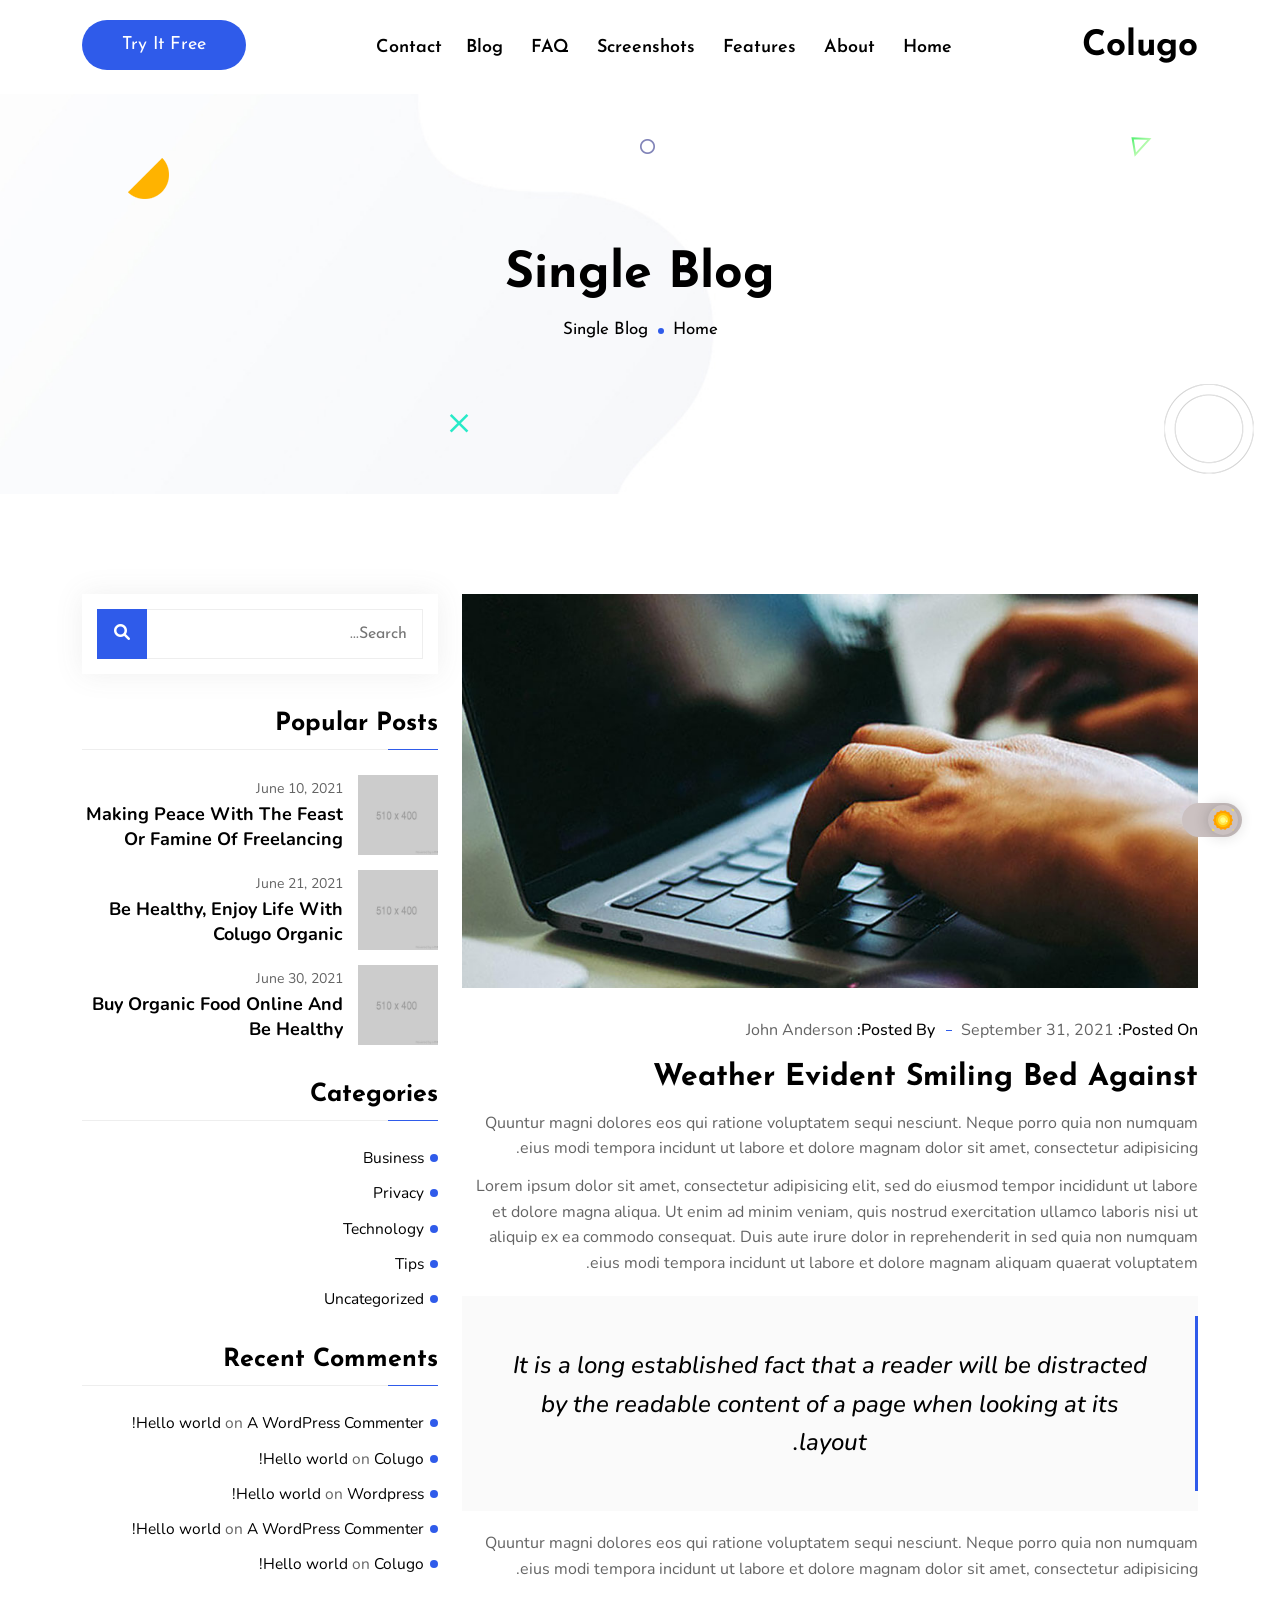
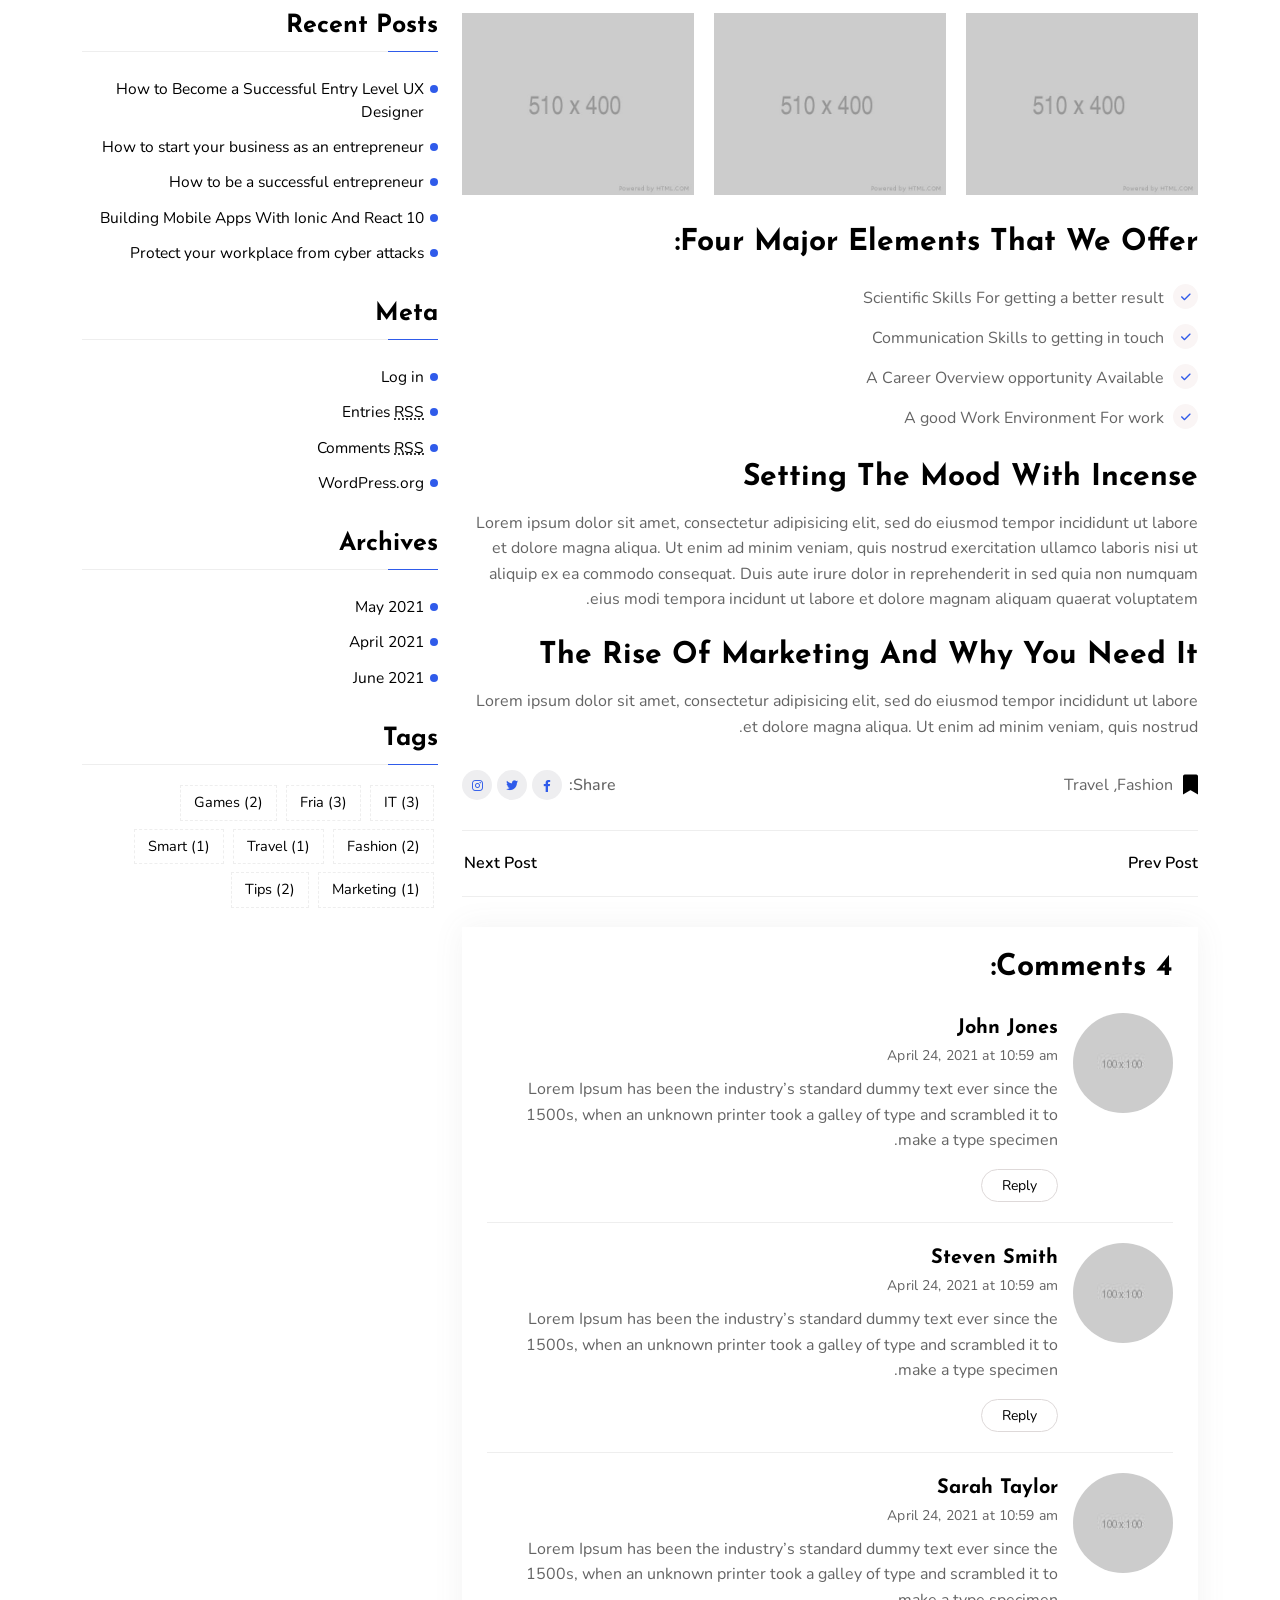
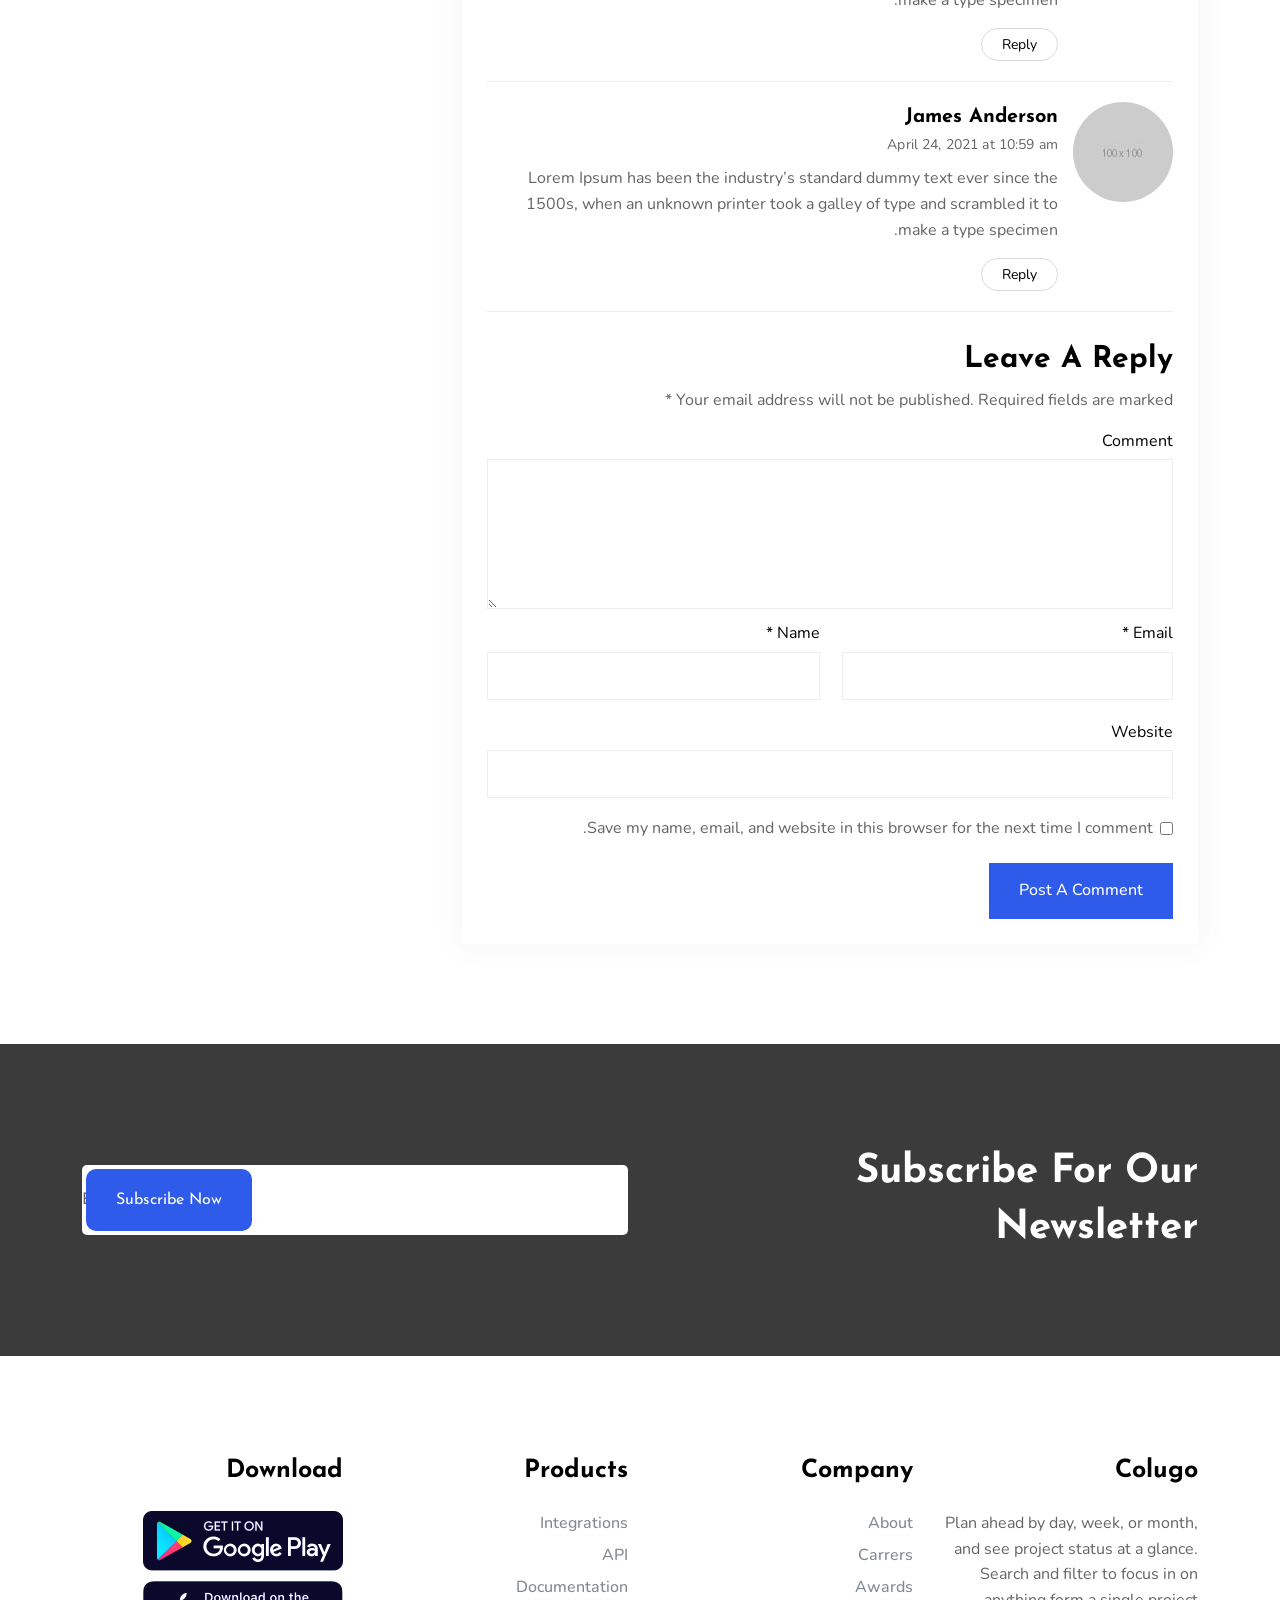
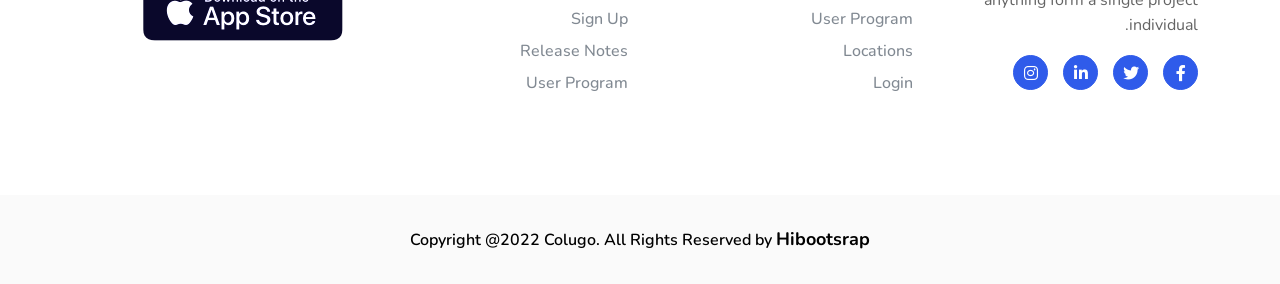
<file: single-blog.html>
<!doctype html>
<html lang="ar" dir="rtl">
    <head>
        <!-- Required meta tags -->
        <meta charset="utf-8">
        <meta name="viewport" content="width=device-width, initial-scale=1, shrink-to-fit=no">

        <!-- Bootstrap Min CSS -->
        <link rel="stylesheet" href="assets/css/bootstrap.rtl.min.css">
        <!-- Animate Min CSS -->
        <link rel="stylesheet" href="assets/css/animate.min.css">
        <!-- Owl Carousel Min CSS -->
        <link rel="stylesheet" href="assets/css/owl.carousel.min.css">
        <!-- Fontawesome CSS -->
        <link rel="stylesheet" href="assets/css/fontawesome.min.css">
        <!-- Odometer CSS -->
        <link rel="stylesheet" href="assets/css/odometer.css">
        <!-- Popup CSS -->
        <link rel="stylesheet" href="assets/css/magnific-popup.min.css">
        <!-- Slick CSS -->
        <link rel="stylesheet" href="assets/css/slick.min.css">
         <!-- Style CSS -->
        <link rel="stylesheet" href="assets/css/style.css">
        <!-- Dark CSS -->
        <link rel="stylesheet" href="assets/css/dark.css">
        <!-- Responsive CSS -->
        <link rel="stylesheet" href="assets/css/responsive.css">
        <!-- RTL CSS -->
        <link rel="stylesheet" href="assets/css/rtl.css">

        <title>Colugo - App Landing Page HTML Template</title>

        <link rel="icon" type="image/png" href="assets/img/favicon.png">
    </head>

    <body data-bs-spy="scroll" data-bs-offset="120">

        <!-- Start Preloader Area -->
        <div class="preloader">
            <div class="preloader">
                <span></span>
                <span></span>
            </div>
        </div>
        <!-- End Preloader Area -->

        <!-- Start Navbar Area -->
        <nav class="navbar navbar-expand-lg navbar-light bg-light">
            <div class="container">
                <div class="logo">
                    <a href="index.html">
                        <h3>Colugo</h3>
                    </a>
                </div>

                <button class="navbar-toggler" type="button" data-bs-toggle="collapse" data-bs-target="#navbarSupportedContent" aria-controls="navbarSupportedContent" aria-expanded="false" aria-label="Toggle navigation">
                    <span class="navbar-toggler-icon"></span>
                </button>
            
                <div class="collapse navbar-collapse" id="navbarSupportedContent">
                    <ul class="navbar-nav">
                        <li class="nav-item">
                            <a href="#home" class="nav-link">
                                Home
                            </a>
                        </li>

                        <li class="nav-item">
                            <a href="#about" class="nav-link">
                                About
                            </a>
                        </li>

                        <li class="nav-item">
                            <a href="#features" class="nav-link">
                                Features
                            </a>
                        </li>

                        <li class="nav-item">
                            <a href="#screenshots" class="nav-link">
                                Screenshots
                            </a>
                        </li>

                        <li class="nav-item">
                            <a href="#faq" class="nav-link">
                                FAQ
                            </a>
                        </li>

                        <li class="nav-item">
                            <a href="blog.html" class="nav-link">
                                Blog
                            </a>
                        </li>

                        <li class="nav-item">
                            <a href="#contact" class="nav-link">
                                Contact
                            </a>
                        </li>
                    </ul>

                    <div class="others-option">
                        <div class="d-flex align-items-center">
                            <div class="option-item">
                                <a href="#" class="default-btn">
                                    Try It Free
                                    <span></span>
                                </a>
                            </div>
                        </div>
                    </div>
                </div>
            </div>
        </nav>
        <!-- End Navbar Area -->

        <!-- Start Page Title Area -->
        <div class="page-title-area">
            <div class="d-table">
                <div class="d-table-cell">
                    <div class="container">
                        <div class="page-title-content">
                            <h2>Single Blog</h2>
                            <ul>
                                <li><a href="index.html">Home</a></li>
                                <li>Single Blog</li>
                            </ul>
                        </div>
                    </div>
                </div>
            </div>

            <div class="default-shape">
                <div class="shape-1">
                    <img src="assets/img/shape/1.png" alt="image">
                </div>

                <div class="shape-2 rotateme">
                    <img src="assets/img/shape/2.png" alt="image">
                </div>

                <div class="shape-3">
                    <img src="assets/img/shape/3.svg" alt="image">
                </div>

                <div class="shape-4">
                    <img src="assets/img/shape/4.svg" alt="image">
                </div>

                <div class="shape-5">
                    <img src="assets/img/shape/5.png" alt="image">
                </div>
            </div>
        </div>
        <!-- End Page Title Area -->

        <!-- Start Single Blog Area -->
        <section class="single-blog-area pt-100 pb-100">
            <div class="container">
                <div class="row">
                    <div class="col-lg-8 col-md-12">
                        <div class="blog-details-desc">
                            <div class="article-image">
                                <img src="assets/img/blog-details.jpg" alt="image">
                            </div>
                            <div class="article-content">
                                <div class="entry-meta">
                                    <ul>
                                        <li>
                                            <span>Posted On:</span> 
                                            <a href="index.html">September 31, 2021</a>
                                        </li>
                                        <li>
                                            <span>Posted By:</span> 
                                            <a href="index.html">John Anderson</a>
                                        </li>
                                    </ul>
                                </div>

                                <h3>Weather Evident Smiling Bed Against</h3>
                                <p>Quuntur magni dolores eos qui ratione voluptatem sequi nesciunt. Neque porro quia non numquam eius modi tempora incidunt ut labore et dolore magnam dolor sit amet, consectetur adipisicing.</p>
                                <p>Lorem ipsum dolor sit amet, consectetur adipisicing elit, sed do eiusmod tempor incididunt ut labore et dolore magna aliqua. Ut enim ad minim veniam, quis nostrud exercitation ullamco laboris nisi ut aliquip ex ea commodo consequat. Duis aute irure dolor in reprehenderit in  sed quia non numquam eius modi tempora incidunt ut labore et dolore magnam aliquam quaerat voluptatem.</p>
                                <blockquote class="wp-block-quote">
                                    <p>It is a long established fact that a reader will be distracted by the readable content of a page when looking at its layout.</p>
                                    <cite>Tom Cruise</cite>
                                </blockquote>
                                <p>Quuntur magni dolores eos qui ratione voluptatem sequi nesciunt. Neque porro quia non numquam eius modi tempora incidunt ut labore et dolore magnam dolor sit amet, consectetur adipisicing.</p>
                                <ul class="wp-block-gallery columns-3">
                                    <li class="blocks-gallery-item">
                                        <figure>
                                            <img src="assets/img/blog/image1.jpg" alt="image">
                                        </figure>
                                    </li>

                                    <li class="blocks-gallery-item">
                                        <figure>
                                            <img src="assets/img/blog/image2.jpg" alt="image">
                                        </figure>
                                    </li>

                                    <li class="blocks-gallery-item">
                                        <figure>
                                            <img src="assets/img/blog/image3.jpg" alt="image">
                                        </figure>
                                    </li>
                                </ul>
                                <h3>Four major elements that we offer:</h3>
                                <ul class="features-list">
                                    <li>
                                        <i class="fa fa-check"></i>
                                        Scientific Skills For getting a better result
                                    </li>
                                    <li>
                                        <i class="fa fa-check"></i>
                                        Communication Skills to getting in touch
                                    </li>
                                    <li>
                                        <i class="fa fa-check"></i>
                                        A Career Overview opportunity Available
                                    </li>
                                    <li>
                                        <i class="fa fa-check"></i>
                                        A good Work Environment For work
                                    </li>
                                </ul>
                                <h3>Setting the mood with incense</h3>
                                <p>Lorem ipsum dolor sit amet, consectetur adipisicing elit, sed do eiusmod tempor incididunt ut labore et dolore magna aliqua. Ut enim ad minim veniam, quis nostrud exercitation ullamco laboris nisi ut aliquip ex ea commodo consequat. Duis aute irure dolor in reprehenderit in  sed quia non numquam eius modi tempora incidunt ut labore et dolore magnam aliquam quaerat voluptatem.</p>
                                <h3>The Rise Of Marketing And Why You Need It</h3>
                                <p>Lorem ipsum dolor sit amet, consectetur adipisicing elit, sed do eiusmod tempor incididunt ut labore et dolore magna aliqua. Ut enim ad minim veniam, quis nostrud.</p>
                            </div>

                            <div class="article-footer">
                                <div class="article-tags">
                                    <span>
                                        <i class="fa fa-bookmark"></i>
                                    </span>
                                    <a href="index.html">Fashion</a>,
                                    <a href="index.html">Travel</a>
                                </div>

                                <div class="article-share">
                                    <ul class="social">
                                        <li><span>Share:</span></li>
                                        <li>
                                            <a href="#" target="_blank">
                                                <i class="fab fa-facebook-f"></i>
                                            </a>
                                        </li>
                                        <li>
                                            <a href="#" target="_blank">
                                                <i class="fab fa-twitter"></i>
                                            </a>
                                        </li>
                                        <li>
                                            <a href="#" target="_blank">
                                                <i class="fab fa-instagram"></i>
                                            </a>
                                        </li>
                                    </ul>
                                </div>
                            </div>

                            <div class="post-navigation">
                                <div class="navigation-links">
                                    <div class="nav-previous">
                                        <a href="index.html">
                                            <i class="flaticon-left"></i> 
                                            Prev Post
                                        </a>
                                    </div>
                                    <div class="nav-next">
                                        <a href="index.html">
                                            Next Post 
                                            <i class="flaticon-right"></i>
                                        </a>
                                    </div>
                                </div>
                            </div>

                            <div class="comments-area">
                                <h3 class="comments-title">4 Comments:</h3>
                                <ol class="comment-list">
                                    <li class="comment">
                                        <article class="comment-body">
                                            <footer class="comment-meta">
                                                <div class="comment-author vcard">
                                                    <img src="assets/img/client/1.jpg" class="avatar" alt="image">
                                                    <b class="fn">John Jones</b>
                                                    <span class="says">says:</span>
                                                </div>
                                                <div class="comment-metadata">
                                                    <a href="index.html">
                                                        <time>April 24, 2021 at 10:59 am</time>
                                                    </a>
                                                </div>
                                            </footer>
                                            <div class="comment-content">
                                                <p>Lorem Ipsum has been the industry’s standard dummy text ever since the 1500s, when an unknown printer took a galley of type and scrambled it to make a type specimen.</p>
                                            </div>
                                            <div class="reply">
                                                <a href="#" class="comment-reply-link">Reply</a>
                                            </div>
                                        </article>

                                        <ol class="children">
                                            <li class="comment">
                                                <article class="comment-body">
                                                    <footer class="comment-meta">
                                                        <div class="comment-author vcard">
                                                            <img src="assets/img/client/2.jpg" class="avatar" alt="image">
                                                            <b class="fn">Steven Smith</b>
                                                            <span class="says">says:</span>
                                                        </div>
                                                        <div class="comment-metadata">
                                                            <a href="index.html">
                                                                <time>April 24, 2021 at 10:59 am</time>
                                                            </a>
                                                        </div>
                                                    </footer>
                                                    <div class="comment-content">
                                                        <p>Lorem Ipsum has been the industry’s standard dummy text ever since the 1500s, when an unknown printer took a galley of type and scrambled it to make a type specimen.</p>
                                                    </div>
                                                    <div class="reply">
                                                        <a href="#" class="comment-reply-link">Reply</a>
                                                    </div>
                                                </article>
                                            </li>

                                            <ol class="children">
                                                <li class="comment">
                                                    <article class="comment-body">
                                                        <footer class="comment-meta">
                                                            <div class="comment-author vcard">
                                                                <img src="assets/img/client/3.jpg" class="avatar" alt="image">
                                                                <b class="fn">Sarah Taylor</b>
                                                                <span class="says">says:</span>
                                                            </div>
                                                            <div class="comment-metadata">
                                                                <a href="index.html">
                                                                    <time>April 24, 2021 at 10:59 am</time>
                                                                </a>
                                                            </div>
                                                        </footer>
                                                        <div class="comment-content">
                                                            <p>Lorem Ipsum has been the industry’s standard dummy text ever since the 1500s, when an unknown printer took a galley of type and scrambled it to make a type specimen.</p>
                                                        </div>
                                                        <div class="reply">
                                                            <a href="#" class="comment-reply-link">Reply</a>
                                                        </div>
                                                    </article>
                                                </li>
                                            </ol>
                                        </ol>
                                    </li>

                                    <li class="comment">
                                        <li class="comment">
                                            <article class="comment-body">
                                                <footer class="comment-meta">
                                                    <div class="comment-author vcard">
                                                        <img src="assets/img/client/4.jpg" class="avatar" alt="image">
                                                        <b class="fn">James Anderson</b>
                                                        <span class="says">says:</span>
                                                    </div>
                                                    <div class="comment-metadata">
                                                        <a href="index.html">
                                                            <time>April 24, 2021 at 10:59 am</time>
                                                        </a>
                                                    </div>
                                                </footer>
                                                <div class="comment-content">
                                                    <p>Lorem Ipsum has been the industry’s standard dummy text ever since the 1500s, when an unknown printer took a galley of type and scrambled it to make a type specimen.</p>
                                                </div>
                                                <div class="reply">
                                                    <a href="#" class="comment-reply-link">Reply</a>
                                                </div>
                                            </article>
                                        </li>
                                    </li>
                                </ol>

                                <div class="comment-respond">
                                    <h3 class="comment-reply-title">Leave a Reply</h3>
                                    <form class="comment-form">
                                        <p class="comment-notes">
                                            <span id="email-notes">Your email address will not be published.</span>
                                            Required fields are marked 
                                            <span class="required">*</span>
                                        </p>
                                        <p class="comment-form-comment">
                                            <label>Comment</label>
                                            <textarea name="comment" id="comment" cols="45" rows="5" maxlength="65525" required="required"></textarea>
                                        </p>
                                        <p class="comment-form-author">
                                            <label>Name <span class="required">*</span></label>
                                            <input type="text" id="author" name="author" required="required">
                                        </p>
                                        <p class="comment-form-email">
                                            <label>Email <span class="required">*</span></label>
                                            <input type="email" id="email" name="email" required="required">
                                        </p>
                                        <p class="comment-form-url">
                                            <label>Website</label>
                                            <input type="url" id="url" name="url">
                                        </p>
                                        <p class="comment-form-cookies-consent">
                                            <input type="checkbox" value="yes" name="wp-comment-cookies-consent" id="wp-comment-cookies-consent">
                                            <label for="wp-comment-cookies-consent">Save my name, email, and website in this browser for the next time I comment.</label>
                                        </p>
                                        <p class="form-submit">
                                            <input type="submit" name="submit" id="submit" class="submit" value="Post A Comment">
                                        </p>
                                    </form>
                                </div>
                            </div>
                        </div>
                    </div>
                    
                    <div class="col-lg-4 col-md-12">
                        <aside class="widget-area" id="secondary">
                            <section class="widget widget_search">
                                <form class="search-form search-top">
                                    <label>
                                        <span class="screen-reader-text">Search for:</span>
                                        <input type="search" class="search-field" placeholder="Search...">
                                    </label class="">
                                    <button type="submit">
                                        <i class="fa fa-search"></i>
                                    </button>
                                </form>
                            </section>
                            
                            <section class="widget widget_colugo_posts_thumb">
                                <h3 class="widget-title">Popular Posts</h3>
                                <article class="item">
                                    <a href="#" class="thumb">
                                        <span class="fullimage cover bg1" role="img"></span>
                                    </a>
                                    <div class="info">
                                        <time class="2021-06-30">June 10, 2021</time>
                                        <h4 class="title usmall">
                                            <a href="index.html">Making Peace With The Feast Or Famine Of Freelancing</a>
                                        </h4>
                                    </div>
                                </article>

                                <article class="item">
                                    <a href="#" class="thumb">
                                        <span class="fullimage cover bg2" role="img"></span>
                                    </a>
                                    <div class="info">
                                        <time class="2021-06-30">June 21, 2021</time>
                                        <h4 class="title usmall">
                                            <a href="index.html">Be healthy, Enjoy life with Colugo organic</a>
                                        </h4>
                                    </div>
                                </article>

                                <article class="item">
                                    <a href="#" class="thumb">
                                        <span class="fullimage cover bg3" role="img"></span>
                                    </a>
                                    <div class="info">
                                        <time class="2021-06-30">June 30, 2021</time>
                                        <h4 class="title usmall">
                                            <a href="index.html">Buy organic food online and be healthy</a>
                                        </h4>
                                    </div>
                                </article>
                            </section>

                            <section class="widget widget_categories">
                                <h3 class="widget-title">Categories</h3>
                                <ul>
                                    <li>
                                        <a href="index.html">Business</a>
                                    </li>
                                    <li>
                                        <a href="index.html">Privacy</a>
                                    </li>
                                    <li>
                                        <a href="index.html">Technology</a>
                                    </li>
                                    <li>
                                        <a href="index.html">Tips</a>
                                    </li>
                                    <li>
                                        <a href="index.html">Uncategorized</a>
                                    </li>
                                </ul>
                            </section>

                            <section class="widget widget_recent_comments">
                                <h3 class="widget-title">Recent Comments</h3>
                                <ul>
                                    <li>
                                        <span class="comment-author-link">
                                            <a href="index.html">A WordPress Commenter</a>
                                        </span>
                                        on
                                        <a href="index.html">Hello world!</a>
                                    </li>
                                    <li>
                                        <span class="comment-author-link">
                                            <a href="index.html">Colugo</a>
                                        </span>
                                        on
                                        <a href="index.html">Hello world!</a>
                                    </li>
                                    <li>
                                        <span class="comment-author-link">
                                            <a href="index.html">Wordpress</a>
                                        </span>
                                        on
                                        <a href="index.html">Hello world!</a>
                                    </li>
                                    <li>
                                        <span class="comment-author-link">
                                            <a href="index.html">A WordPress Commenter</a>
                                        </span>
                                        on
                                        <a href="index.html">Hello world!</a>
                                    </li>
                                    <li>
                                        <span class="comment-author-link">
                                            <a href="index.html">Colugo</a>
                                        </span>
                                        on
                                        <a href="index.html">Hello world!</a>
                                    </li>
                                </ul>
                            </section>

                            <section class="widget widget_recent_entries">
                                <h3 class="widget-title">Recent Posts</h3>
                                <ul>
                                    <li>
                                        <a href="index.html">How to Become a Successful Entry Level UX Designer</a>
                                    </li>
                                    <li>
                                        <a href="index.html">How to start your business as an entrepreneur</a>
                                    </li>
                                    <li>
                                        <a href="index.html">How to be a successful entrepreneur</a>
                                    </li>
                                    <li>
                                        <a href="index.html">10 Building Mobile Apps With Ionic And React</a>
                                    </li>
                                    <li>
                                        <a href="index.html">Protect your workplace from cyber attacks</a>
                                    </li>
                                </ul>
                            </section>

                            <section class="widget widget_meta">
                                <h3 class="widget-title">Meta</h3>
                                <ul>
                                    <li>
                                        <a href="index.html">Log in</a>
                                    </li>
                                    <li>
                                        <a href="index.html">Entries 
                                            <abbr title="Really Simple Syndication">RSS</abbr>
                                        </a>
                                    </li>
                                    <li>
                                        <a href="index.html">Comments 
                                            <abbr title="Really Simple Syndication">RSS</abbr>
                                        </a>
                                    </li>
                                    <li>
                                        <a href="index.html">WordPress.org</a>
                                    </li>
                                </ul>
                            </section>

                            <section class="widget widget_archive">
                                <h3 class="widget-title">Archives</h3>
                                <ul>
                                    <li>
                                        <a href="index.html">May 2021</a>
                                    </li>
                                    <li>
                                        <a href="index.html">April 2021</a>
                                    </li>
                                    <li>
                                        <a href="index.html">June 2021</a>
                                    </li>
                                </ul>
                            </section>

                            <section class="widget widget_tag_cloud">
                                <h3 class="widget-title">Tags</h3>
                                <div class="tagcloud section-bottom">
                                    <a href="index.html">
                                        IT 
                                        <span class="tag-link-count"> (3)</span>
                                    </a>
                                    <a href="index.html">
                                        Fria 
                                        <span class="tag-link-count"> (3)</span>
                                    </a>
                                    <a href="index.html">
                                        Games 
                                        <span class="tag-link-count"> (2)</span>
                                    </a>
                                    <a href="index.html">
                                        Fashion 
                                        <span class="tag-link-count"> (2)</span>
                                    </a>
                                    <a href="index.html">
                                        Travel 
                                        <span class="tag-link-count"> (1)</span>
                                    </a>
                                    <a href="index.html">
                                        Smart 
                                        <span class="tag-link-count"> (1)</span>
                                    </a>
                                    <a href="index.html">
                                        Marketing 
                                        <span class="tag-link-count"> (1)</span>
                                    </a>
                                    <a href="index.html">
                                        Tips 
                                        <span class="tag-link-count"> (2)</span>
                                    </a>
                                </div>
                            </section>
                        </aside>
                    </div>
                </div>
            </div>
        </section>
        <!-- End Single Blog Area -->

        <!-- Start Subscribe Area -->
        <div class="subscribe-area ptb-100">
            <div class="container">
                <div class="row align-items-center">
                    <div class="col-lg-6 col-md-6">
                        <div class="subscribe-content">
                            <h2>Subscribe for our Newsletter</h2>
                        </div>
                    </div>

                    <div class="col-lg-6 col-md-6">
                        <form class="newsletter-form">
                            <input type="email" class="input-newsletter" placeholder="Enter your Email" name="EMAIL" required autocomplete="off">
                            <button type="submit">
                                Subscribe Now
                            </button>
                            
                            <div id="validator-newsletter" class="form-result"></div>
                        </form>
                    </div>
                </div>
            </div>
        </div>
        <!-- End Subscribe Area -->

        <!-- Start Footer Area -->
        <section class="footer-area pt-100 pb-70">
            <div class="container">
                <div class="row">
                    <div class="col-lg-3 col-sm-6">
                        <div class="single-footer-widget">
                            <a href="#" class="logo">
                                <h2>Colugo</h2>
                            </a>
                            <p>Plan ahead by day, week, or month, and see project status at a glance. Search and filter to focus in on anything form a single project individual.</p>
                            <ul class="social-list">
                                <li>
                                    <a href="#" target="_blank">
                                        <i class="fab fa-facebook-f"></i>
                                    </a>
                                </li>
                                <li>
                                    <a href="#" target="_blank">
                                        <i class="fab fa-twitter"></i>
                                    </a>
                                </li>
                                <li>
                                    <a href="#" target="_blank">
                                        <i class="fab fa-linkedin-in"></i>
                                    </a>
                                </li>
                                <li>
                                    <a href="#" target="_blank">
                                        <i class="fab fa-instagram"></i>
                                    </a>
                                </li>
                            </ul>
                        </div>
                    </div>

                    <div class="col-lg-3 col-sm-6">
                        <div class="single-footer-widget pl-5">
                            <h3>Company</h3>
                            <ul class="list">
                                <li>
                                    <a href="#">
                                        About
                                    </a>
                                </li>
                                <li>
                                    <a href="#">
                                        Carrers
                                    </a>
                                </li>
                                <li>
                                    <a href="#">
                                        Awards
                                    </a>
                                </li>
                                <li>
                                    <a href="#">
                                        User Program
                                    </a>
                                </li>
                                <li>
                                    <a href="#">
                                        Locations
                                    </a>
                                </li>
                                <li>
                                    <a href="#">
                                        Login
                                    </a>
                                </li>
                            </ul>
                        </div>
                    </div>

                    <div class="col-lg-3 col-sm-6">
                        <div class="single-footer-widget">
                            <h3>Products</h3>
                            <ul class="list">
                                <li>
                                    <a href="#">
                                        Integrations
                                    </a>
                                </li>
                                <li>
                                    <a href="#">
                                        API
                                    </a>
                                </li>
                                <li>
                                    <a href="#">
                                        Documentation
                                    </a>
                                </li>
                                <li>
                                    <a href="#">
                                        Sign Up
                                    </a>
                                </li>
                                <li>
                                    <a href="#">
                                        Release Notes
                                    </a>
                                </li>
                                <li>
                                    <a href="#">
                                        User Program
                                    </a>
                                </li>
                            </ul>
                        </div>
                    </div>

                    <div class="col-lg-3 col-sm-6">
                        <div class="single-footer-widget">
                            <h3>Download</h3>
                            
                            <ul class="footer-holder">
                                <li>
                                    <a href="#">
                                        <img src="assets/img/store/1.png" alt="image">
                                    </a>
                                </li>

                                <li>
                                    <a href="#">
                                        <img src="assets/img/store/2.png" alt="image">
                                    </a>
                                </li>
                            </ul>
                        </div>
                    </div>
                </div>
            </div>
        </section>
        <!-- End Footer Area -->

        <!-- Start Copy Right Area -->
        <div class="copy-right">
            <div class="container">
                <div class="copy-right-content">
                    <p>
                        Copyright @2022 Colugo. All Rights Reserved by
                        <a href="https://hibootstrap.com" target="_blank">
                            Hibootsrap
                        </a>
                    </p>
                </div>
            </div>
        </div>
        <!-- End Copy Right Area -->

        <!-- Start Go Top Section -->
        <div class="go-top">
            <i class="fa fa-chevron-up"></i>
            <i class="fa fa-chevron-up"></i>
        </div>
        <!-- End Go Top Section -->

        <!-- jQuery Min JS -->
        <script src="assets/js/jquery.min.js"></script>
        <!-- Bootstrap Min JS -->
        <script src="assets/js/bootstrap.bundle.min.js"></script>
        <!-- Owl Carousel Min JS -->
        <script src="assets/js/owl.carousel.min.js"></script>
        <!-- Appear JS -->
        <script src="assets/js/jquery.appear.js"></script>
        <!-- Odometer JS -->
        <script src="assets/js/odometer.min.js"></script>
        <!-- Slick JS -->
        <script src="assets/js/slick.min.js"></script>
        <!-- Particles JS -->
        <script src="assets/js/particles.min.js"></script>
        <!-- Ripples JS -->
        <script src="assets/js/jquery.ripples-min.js"></script>
        <!-- Popup JS -->
        <script src="assets/js/jquery.magnific-popup.min.js"></script>
        <!-- WOW Min JS -->
        <script src="assets/js/wow.min.js"></script>
        <!-- AjaxChimp Min JS -->
        <script src="assets/js/jquery.ajaxchimp.min.js"></script>
        <!-- Form Validator Min JS -->
        <script src="assets/js/form-validator.min.js"></script>
        <!-- Contact Form Min JS -->
        <script src="assets/js/contact-form-script.js"></script>
        <!-- Main JS -->
        <script src="assets/js/main.js"></script>
    </body>
</html>
</file>
<file: assets/css/odometer.css>
.odometer.odometer-auto-theme, .odometer.odometer-theme-default {
  display: inline-block;
  vertical-align: middle;
  *vertical-align: auto;
  *zoom: 1;
  *display: inline;
  position: relative;
}
.odometer.odometer-auto-theme .odometer-digit, .odometer.odometer-theme-default .odometer-digit {
  display: inline-block;
  vertical-align: middle;
  *vertical-align: auto;
  *zoom: 1;
  *display: inline;
  position: relative;
}
.odometer.odometer-auto-theme .odometer-digit .odometer-digit-spacer, .odometer.odometer-theme-default .odometer-digit .odometer-digit-spacer {
  display: inline-block;
  vertical-align: middle;
  *vertical-align: auto;
  *zoom: 1;
  *display: inline;
  visibility: hidden;
}
.odometer.odometer-auto-theme .odometer-digit .odometer-digit-inner, .odometer.odometer-theme-default .odometer-digit .odometer-digit-inner {
  text-align: left;
  display: block;
  position: absolute;
  top: 0;
  left: 0;
  right: 0;
  bottom: 0;
  overflow: hidden;
}
.odometer.odometer-auto-theme .odometer-digit .odometer-ribbon, .odometer.odometer-theme-default .odometer-digit .odometer-ribbon {
  display: block;
}
.odometer.odometer-auto-theme .odometer-digit .odometer-ribbon-inner, .odometer.odometer-theme-default .odometer-digit .odometer-ribbon-inner {
  display: block;
  -webkit-backface-visibility: hidden;
}
.odometer.odometer-auto-theme .odometer-digit .odometer-value, .odometer.odometer-theme-default .odometer-digit .odometer-value {
  display: block;
  -webkit-transform: translateZ(0);
}
.odometer.odometer-auto-theme .odometer-digit .odometer-value.odometer-last-value, .odometer.odometer-theme-default .odometer-digit .odometer-value.odometer-last-value {
  position: absolute;
}
.odometer.odometer-auto-theme.odometer-animating-up .odometer-ribbon-inner, .odometer.odometer-theme-default.odometer-animating-up .odometer-ribbon-inner {
  -webkit-transition: -webkit-transform 2s;
  -moz-transition: -moz-transform 2s;
  -ms-transition: -ms-transform 2s;
  -o-transition: -o-transform 2s;
  transition: transform 2s;
}
.odometer.odometer-auto-theme.odometer-animating-up.odometer-animating .odometer-ribbon-inner, .odometer.odometer-theme-default.odometer-animating-up.odometer-animating .odometer-ribbon-inner {
  -webkit-transform: translateY(-100%);
  -moz-transform: translateY(-100%);
  -ms-transform: translateY(-100%);
  -o-transform: translateY(-100%);
  transform: translateY(-100%);
}
.odometer.odometer-auto-theme.odometer-animating-down .odometer-ribbon-inner, .odometer.odometer-theme-default.odometer-animating-down .odometer-ribbon-inner {
  -webkit-transform: translateY(-100%);
  -moz-transform: translateY(-100%);
  -ms-transform: translateY(-100%);
  -o-transform: translateY(-100%);
  transform: translateY(-100%);
}
.odometer.odometer-auto-theme.odometer-animating-down.odometer-animating .odometer-ribbon-inner, .odometer.odometer-theme-default.odometer-animating-down.odometer-animating .odometer-ribbon-inner {
  -webkit-transition: -webkit-transform 2s;
  -moz-transition: -moz-transform 2s;
  -ms-transition: -ms-transform 2s;
  -o-transition: -o-transform 2s;
  transition: transform 2s;
  -webkit-transform: translateY(0);
  -moz-transform: translateY(0);
  -ms-transform: translateY(0);
  -o-transform: translateY(0);
  transform: translateY(0);
}

.odometer.odometer-auto-theme, .odometer.odometer-theme-default {
  font-family: "Helvetica Neue", sans-serif;
  line-height: 1.1em;
}
.odometer.odometer-auto-theme .odometer-value, .odometer.odometer-theme-default .odometer-value {
  text-align: center;
}
</file>
<file: assets/css/style.css>
/*
@File: Colugo Template Styles

* This file contains the styling for the actual template, this
is the file you need to edit to change the look of the
template.

This files table contents are outlined below>>>>>

*******************************************
*******************************************

** - Default CSS
** - Preloader Area CSS
** - Navbar Area CSS
** - Banner Area CSS
** - Fun Facts Area CSS
** - About Area CSS
** - Features Area CSS
** - Screenshot Area CSS
** - Testimonial Area CSS
** - Overview Area CSS
** - Pricing Area CSS
** - Faq Area CSS
** - Team Area CSS
** - App Download Area CSS
** - Blog Area CSS
** - Contact Area CSS
** - Subscribe Area CSS
** - Banner Area Two CSS
** - Video Area CSS
** - Page Title Area CSS
** - Pagination Area CSS
** - Blog Details Area CSS
** - Sidebar Widget Area CSS
** - Footer Area CSS
** - Copy Right CSS
** - Go Top CSS

*/
/*================================================
Default CSS
=================================================*/
@import url("https://fonts.googleapis.com/css2?family=Josefin+Sans:ital,wght@0,100;0,200;0,300;0,400;0,423;0,500;0,600;0,700;1,100;1,200;1,300;1,400;1,423;1,500;1,600;1,700&display=swap");
@import url("https://fonts.googleapis.com/css2?family=Nunito:ital,wght@0,200;0,300;0,400;0,600;0,700;0,800;0,900;1,200;1,300;1,400;1,600;1,700;1,800;1,900&display=swap");
body {
  padding: 0;
  margin: 0;
  color: #646464;
  font-family: "Josefin Sans", sans-serif;
}

a {
  -webkit-transition: 0.5s;
  transition: 0.5s;
  color: #000000;
  text-decoration: none;
}

a:hover, a:focus {
  text-decoration: none;
  color: #2f5bea;
  outline: 0;
}

button:focus, input:focus {
  outline: 0;
}

p {
  color: #646464;
  line-height: 1.6;
  margin-bottom: 12px;
  font-size: 16px;
  font-family: "Nunito", sans-serif;
}

p:last-child {
  margin-bottom: 0;
}

.d-table {
  width: 100%;
  height: 100%;
}

.d-table-cell {
  vertical-align: middle;
}

img {
  max-width: 100%;
  height: auto;
}

h1, h2, h3, h4, h5, h6 {
  color: #000000;
  font-weight: bold;
  text-transform: capitalize;
}

.ptb-100 {
  padding-top: 100px;
  padding-bottom: 100px;
}

.pt-100 {
  padding-top: 100px;
}

.pb-100 {
  padding-bottom: 100px;
}

.pb-70 {
  padding-bottom: 70px;
}

.default-btn {
  border: none;
  position: relative;
  display: inline-block;
  text-align: center;
  overflow: hidden;
  z-index: 1;
  color: #ffffff;
  text-transform: capitalize;
  background-color: #2f5bea;
  -webkit-transition: 0.5s;
  transition: 0.5s;
  border-radius: 50px;
  font-weight: 400;
  font-size: 18px;
  padding: 16px 40px;
}

.default-btn span {
  position: absolute;
  display: block;
  width: 0;
  height: 0;
  border-radius: 50%;
  background-color: #000000;
  -webkit-transition: width 0.5s ease-in-out, height 0.5s ease-in-out;
  transition: width 0.5s ease-in-out, height 0.5s ease-in-out;
  -webkit-transform: translate(-50%, -50%);
          transform: translate(-50%, -50%);
  z-index: -1;
  border-radius: 5px;
}

.default-btn:hover {
  color: #ffffff;
}

.default-btn:hover span {
  width: 225%;
  height: 562.5px;
}

.default-btn i {
  font-size: 14px;
  line-height: normal;
  margin-left: 4px;
  position: relative;
  top: 1px;
}

.section-title {
  text-align: center;
  margin-bottom: 40px;
}

.section-title h2 {
  font-size: 50px;
  margin: 0 0 0 0;
  position: relative;
  line-height: 1;
}

.section-title p {
  max-width: 750px;
  margin: auto;
  line-height: 1.8;
}

.section-title .bar {
  height: 4px;
  width: 85px;
  background: #2f5bea;
  margin: 20px auto 20px;
  position: relative;
  border-radius: 5px;
  overflow: hidden;
}

.section-title .bar::before {
  content: '';
  position: absolute;
  left: 0;
  top: 0;
  height: 100%;
  width: 5px;
  background: #ffffff;
  -webkit-animation-duration: 2s;
          animation-duration: 2s;
  -webkit-animation-timing-function: linear;
          animation-timing-function: linear;
  -webkit-animation-iteration-count: infinite;
          animation-iteration-count: infinite;
  -webkit-animation-name: MOVE-BG;
          animation-name: MOVE-BG;
}

@-webkit-keyframes MOVE-BG {
  from {
    -webkit-transform: translateX(0);
  }
  to {
    -webkit-transform: translateX(85px);
  }
}

@keyframes MOVE-BG {
  from {
    -webkit-transform: translateX(0);
            transform: translateX(0);
  }
  to {
    -webkit-transform: translateX(85px);
            transform: translateX(85px);
  }
}

.buy-now-btn {
  left: 20px;
  z-index: 99;
  top: 50%;
  position: fixed;
  -webkit-transform: translateY(-50%);
          transform: translateY(-50%);
  border-radius: 30px;
  display: inline-block;
  color: #ffffff;
  background-color: #82b440;
  padding: 10px 20px 10px 42px;
  -webkit-box-shadow: 0 1px 20px 1px #82b440;
          box-shadow: 0 1px 20px 1px #82b440;
  font-size: 13px;
  font-weight: 600;
}

.buy-now-btn img {
  top: 50%;
  left: 20px;
  width: 15px;
  position: absolute;
  -webkit-transform: translateY(-50%);
          transform: translateY(-50%);
}

.buy-now-btn:hover {
  background-color: #2f5bea;
  color: #ffffff;
}

/*================================================
Preloader Area CSS
=================================================*/
.preloader {
  position: fixed;
  top: 0;
  left: 0;
  right: 0;
  bottom: 0;
  background-color: #ffffff;
  z-index: 999999;
}

.preloader .preloader {
  width: 100px;
  height: 100px;
  display: inline-block;
  padding: 0px;
  text-align: left;
  -webkit-box-sizing: border-box;
          box-sizing: border-box;
  position: absolute;
  top: 50%;
  left: 50%;
  margin-left: -25px;
  margin-top: -25px;
}

.preloader .preloader span {
  position: absolute;
  display: inline-block;
  width: 100px;
  height: 100px;
  border-radius: 100%;
  background-color: #2f5bea !important;
  -webkit-animation: preloader 1.3s linear infinite;
          animation: preloader 1.3s linear infinite;
}

.preloader .preloader span:last-child {
  -webkit-animation-delay: -0.8s;
          animation-delay: -0.8s;
}

@keyframes preloader {
  0% {
    -webkit-transform: scale(0, 0);
            transform: scale(0, 0);
    opacity: 0.5;
  }
  100% {
    -webkit-transform: scale(1, 1);
            transform: scale(1, 1);
    opacity: 0;
  }
}

@-webkit-keyframes preloader {
  0% {
    -webkit-transform: scale(0, 0);
    opacity: 0.5;
  }
  100% {
    -webkit-transform: scale(1, 1);
    opacity: 0;
  }
}

/*================================================
Navbar Area CSS
=================================================*/
.navbar {
  position: relative;
  padding-top: 20px;
  padding-bottom: 20px;
}

.navbar.is-sticky {
  position: fixed;
  top: 0;
  left: 0;
  width: 100%;
  z-index: 999;
  -webkit-box-shadow: 0 2px 28px 0 rgba(0, 0, 0, 0.09);
          box-shadow: 0 2px 28px 0 rgba(0, 0, 0, 0.09);
  background-color: #ffffff !important;
  -webkit-animation: 500ms ease-in-out 0s normal none 1 running fadeInDown;
          animation: 500ms ease-in-out 0s normal none 1 running fadeInDown;
}

.navbar .container-fluid {
  max-width: 1400px;
  margin: auto;
}

.navbar-light {
  background-color: transparent !important;
}

.navbar-light .logo h3 {
  font-size: 35px;
  margin-bottom: 0;
}

.navbar-light .navbar-nav {
  margin: auto;
}

.navbar-light .navbar-nav .nav-item {
  position: relative;
  padding: 0;
}

.navbar-light .navbar-nav .nav-item span {
  display: block;
  font-size: 12px;
}

.navbar-light .navbar-nav .nav-item a {
  font-size: 18px;
  color: #000000;
  text-transform: capitalize;
  position: relative;
  padding-left: 0;
  padding-right: 0;
  padding-top: 0;
  padding-bottom: 0;
  font-weight: 600;
  margin-left: 14px;
  margin-right: 14px;
}

.navbar-light .navbar-nav .nav-item a:hover, .navbar-light .navbar-nav .nav-item a:focus, .navbar-light .navbar-nav .nav-item a.active {
  color: #2f5bea;
  position: relative;
  -webkit-transition: 0.5s;
  transition: 0.5s;
}

.navbar-light .navbar-nav .nav-item a i {
  font-size: 16px;
  position: relative;
  top: 2px;
  display: inline-block;
  margin-left: -4px;
  margin-right: -4px;
}

.navbar-light .navbar-nav .nav-item:last-child a {
  margin-right: 0;
}

.navbar-light .navbar-nav .nav-item:first-child a {
  margin-left: 0;
}

.navbar-light .navbar-nav .nav-item:hover a, .navbar-light .navbar-nav .nav-item.active a {
  color: #2f5bea;
  -webkit-transition: 0.5s;
  transition: 0.5s;
}

.navbar-light .others-option .option-item {
  color: #000000;
  display: inline-block;
  position: relative;
  line-height: 1;
}

.navbar-light .others-option .option-item .search-btn {
  cursor: pointer;
  -webkit-transition: 0.5s;
  transition: 0.5s;
  color: #000000;
  font-size: 20px;
  font-weight: 600;
}

.navbar-light .others-option .option-item .close-btn {
  cursor: pointer;
  display: none;
  -webkit-transition: 0.5s;
  transition: 0.5s;
  width: 20px;
  color: #000000;
  font-size: 18px;
}

.navbar-light .others-option .option-item .close-btn.active {
  display: block;
}

/*================================================
Banner Area CSS
=================================================*/
.main-banner {
  position: relative;
  height: 800px;
  background-position: center;
  background-size: cover;
  background-repeat: no-repeat;
  background-image: url(../../assets/img/main-banner.jpg);
  background-attachment: fixed;
  overflow: hidden;
  z-index: 1;
}

.main-banner .container-fluid {
  max-width: 1400px;
  margin: auto;
}

.main-banner .banner-content h1 {
  font-size: 65px;
  color: #000000;
  margin: 0 0 10px 0;
  line-height: 1.3;
}

.main-banner .banner-content p {
  margin-bottom: 0;
  color: #646464;
  line-height: 1.8;
  font-size: 18px;
}

.main-banner .banner-content .banner-holder {
  margin-top: 30px;
}

.main-banner .banner-content .banner-holder a {
  margin-right: 10px;
}

.main-banner .banner-content .banner-holder a:last-child {
  margin-right: 0;
}

.main-banner .banner-content .banner-btn {
  margin-top: 30px;
}

.main-banner .banner-image {
  text-align: right;
}

.main-banner .banner-form {
  border-radius: 5px;
  background-color: #ffffff;
  -webkit-box-shadow: 0 14px 28px rgba(0, 0, 0, 0.1), 0 10px 10px rgba(0, 0, 0, 0.02);
          box-shadow: 0 14px 28px rgba(0, 0, 0, 0.1), 0 10px 10px rgba(0, 0, 0, 0.02);
  padding: 40px;
}

.main-banner .banner-form h3 {
  margin-bottom: 8px;
  font-size: 26px;
  text-align: center;
}

.main-banner .banner-form p {
  margin-bottom: 30px;
  text-align: center;
}

.main-banner .banner-form form .form-group {
  margin-bottom: 15px;
}

.main-banner .banner-form form .form-control {
  height: 55px;
  padding: 0 0 0 15px;
  line-height: initial;
  color: #333333;
  background-color: transparent;
  border: 1px solid #e5e0e0;
  border-radius: 0;
  -webkit-box-shadow: unset !important;
  box-shadow: unset !important;
  -webkit-transition: 0.5s;
  transition: 0.5s;
  font-size: 15px;
  font-weight: 400;
}

.main-banner .banner-form form .form-control:focus {
  border-color: #2f5bea;
}

.main-banner .banner-form form textarea.form-control {
  height: auto;
  padding-top: 15px;
}

.main-banner .banner-form form button {
  display: block;
  width: 100%;
  margin-top: 20px;
  color: #ffffff;
  background-color: #2f5bea;
  padding: 14px 25px;
  border: 1px solid #2f5bea;
  -webkit-transition: 0.5s;
  transition: 0.5s;
  text-transform: capitalize;
  font-size: 15px;
  font-weight: 500;
  cursor: pointer;
}

.main-banner .banner-form form button:hover {
  border-color: #2f5bea;
  color: #2f5bea;
  background-color: transparent;
  -webkit-box-shadow: 0 14px 28px rgba(0, 0, 0, 0.1), 0 10px 10px rgba(0, 0, 0, 0.02);
          box-shadow: 0 14px 28px rgba(0, 0, 0, 0.1), 0 10px 10px rgba(0, 0, 0, 0.02);
}

.default-shape .shape-1 {
  position: absolute;
  right: 2%;
  bottom: 5%;
  z-index: -1;
  -webkit-animation: moveBounce 10s linear infinite;
          animation: moveBounce 10s linear infinite;
}

.default-shape .shape-2 {
  position: absolute;
  left: 10%;
  top: 16%;
  z-index: -1;
}

.default-shape .shape-2 img {
  -webkit-animation-name: rotateMe;
          animation-name: rotateMe;
  -webkit-animation-duration: 10s;
          animation-duration: 10s;
  -webkit-animation-iteration-count: infinite;
          animation-iteration-count: infinite;
  -webkit-animation-timing-function: linear;
          animation-timing-function: linear;
}

.default-shape .shape-3 {
  position: absolute;
  left: 35%;
  bottom: 15%;
  z-index: -1;
  -webkit-animation: animationFramesOne 30s infinite linear;
          animation: animationFramesOne 30s infinite linear;
}

.default-shape .shape-4 {
  position: absolute;
  right: 10%;
  top: 10%;
  z-index: -1;
  -webkit-animation: animationFramesOne 30s infinite linear;
          animation: animationFramesOne 30s infinite linear;
}

.default-shape .shape-5 {
  position: absolute;
  left: 50%;
  top: 10%;
  z-index: -1;
  -webkit-animation: animationFramesOne 30s infinite linear;
          animation: animationFramesOne 30s infinite linear;
}

@-webkit-keyframes rotateMe {
  from {
    -webkit-transform: rotate(0deg);
            transform: rotate(0deg);
  }
  to {
    -webkit-transform: rotate(360deg);
            transform: rotate(360deg);
  }
}

@keyframes rotateMe {
  from {
    -webkit-transform: rotate(0deg);
            transform: rotate(0deg);
  }
  to {
    -webkit-transform: rotate(360deg);
            transform: rotate(360deg);
  }
}

@-webkit-keyframes animationFramesOne {
  0% {
    -webkit-transform: translate(0px, 0px) rotate(0deg);
            transform: translate(0px, 0px) rotate(0deg);
  }
  20% {
    -webkit-transform: translate(73px, -1px) rotate(36deg);
            transform: translate(73px, -1px) rotate(36deg);
  }
  40% {
    -webkit-transform: translate(141px, 72px) rotate(72deg);
            transform: translate(141px, 72px) rotate(72deg);
  }
  60% {
    -webkit-transform: translate(83px, 122px) rotate(108deg);
            transform: translate(83px, 122px) rotate(108deg);
  }
  80% {
    -webkit-transform: translate(-40px, 72px) rotate(144deg);
            transform: translate(-40px, 72px) rotate(144deg);
  }
  100% {
    -webkit-transform: translate(0px, 0px) rotate(0deg);
            transform: translate(0px, 0px) rotate(0deg);
  }
}

@keyframes animationFramesOne {
  0% {
    -webkit-transform: translate(0px, 0px) rotate(0deg);
            transform: translate(0px, 0px) rotate(0deg);
  }
  20% {
    -webkit-transform: translate(73px, -1px) rotate(36deg);
            transform: translate(73px, -1px) rotate(36deg);
  }
  40% {
    -webkit-transform: translate(141px, 72px) rotate(72deg);
            transform: translate(141px, 72px) rotate(72deg);
  }
  60% {
    -webkit-transform: translate(83px, 122px) rotate(108deg);
            transform: translate(83px, 122px) rotate(108deg);
  }
  80% {
    -webkit-transform: translate(-40px, 72px) rotate(144deg);
            transform: translate(-40px, 72px) rotate(144deg);
  }
  100% {
    -webkit-transform: translate(0px, 0px) rotate(0deg);
            transform: translate(0px, 0px) rotate(0deg);
  }
}

@-webkit-keyframes animationFramesTwo {
  0% {
    -webkit-transform: translate(0px, 0px) rotate(0deg);
            transform: translate(0px, 0px) rotate(0deg);
  }
  20% {
    -webkit-transform: translate(-73px, 1px) rotate(-36deg);
            transform: translate(-73px, 1px) rotate(-36deg);
  }
  40% {
    -webkit-transform: translate(-141px, -72px) rotate(-72deg);
            transform: translate(-141px, -72px) rotate(-72deg);
  }
  60% {
    -webkit-transform: translate(-83px, -122px) rotate(-108deg);
            transform: translate(-83px, -122px) rotate(-108deg);
  }
  80% {
    -webkit-transform: translate(40px, -72px) rotate(-144deg);
            transform: translate(40px, -72px) rotate(-144deg);
  }
  100% {
    -webkit-transform: translate(0px, 0px) rotate(0deg);
            transform: translate(0px, 0px) rotate(0deg);
  }
}

@keyframes animationFramesTwo {
  0% {
    -webkit-transform: translate(0px, 0px) rotate(0deg);
            transform: translate(0px, 0px) rotate(0deg);
  }
  20% {
    -webkit-transform: translate(-73px, 1px) rotate(-36deg);
            transform: translate(-73px, 1px) rotate(-36deg);
  }
  40% {
    -webkit-transform: translate(-141px, -72px) rotate(-72deg);
            transform: translate(-141px, -72px) rotate(-72deg);
  }
  60% {
    -webkit-transform: translate(-83px, -122px) rotate(-108deg);
            transform: translate(-83px, -122px) rotate(-108deg);
  }
  80% {
    -webkit-transform: translate(40px, -72px) rotate(-144deg);
            transform: translate(40px, -72px) rotate(-144deg);
  }
  100% {
    -webkit-transform: translate(0px, 0px) rotate(0deg);
            transform: translate(0px, 0px) rotate(0deg);
  }
}

@-webkit-keyframes rotate3d {
  0% {
    -webkit-transform: rotateY(0deg);
            transform: rotateY(0deg);
  }
  100% {
    -webkit-transform: rotateY(360deg);
            transform: rotateY(360deg);
  }
}

@keyframes rotate3d {
  0% {
    -webkit-transform: rotateY(0deg);
            transform: rotateY(0deg);
  }
  100% {
    -webkit-transform: rotateY(360deg);
            transform: rotateY(360deg);
  }
}

@-webkit-keyframes moveScale {
  0% {
    -webkit-transform: scale(0.6);
            transform: scale(0.6);
  }
  50% {
    -webkit-transform: scale(0.8);
            transform: scale(0.8);
  }
  100% {
    -webkit-transform: scale(0.6);
            transform: scale(0.6);
  }
}

@keyframes moveScale {
  0% {
    -webkit-transform: scale(0.6);
            transform: scale(0.6);
  }
  50% {
    -webkit-transform: scale(0.8);
            transform: scale(0.8);
  }
  100% {
    -webkit-transform: scale(0.6);
            transform: scale(0.6);
  }
}

@-webkit-keyframes moveLeftBounce {
  0% {
    -webkit-transform: translateX(0px);
            transform: translateX(0px);
  }
  50% {
    -webkit-transform: translateX(20px);
            transform: translateX(20px);
  }
  100% {
    -webkit-transform: translateX(0px);
            transform: translateX(0px);
  }
}

@keyframes moveLeftBounce {
  0% {
    -webkit-transform: translateX(0px);
            transform: translateX(0px);
  }
  50% {
    -webkit-transform: translateX(20px);
            transform: translateX(20px);
  }
  100% {
    -webkit-transform: translateX(0px);
            transform: translateX(0px);
  }
}

@-webkit-keyframes moveBounce {
  0% {
    -webkit-transform: translateY(0px);
            transform: translateY(0px);
  }
  50% {
    -webkit-transform: translateY(20px);
            transform: translateY(20px);
  }
  100% {
    -webkit-transform: translateY(0px);
            transform: translateY(0px);
  }
}

@keyframes moveBounce {
  0% {
    -webkit-transform: translateY(0px);
            transform: translateY(0px);
  }
  50% {
    -webkit-transform: translateY(20px);
            transform: translateY(20px);
  }
  100% {
    -webkit-transform: translateY(0px);
            transform: translateY(0px);
  }
}

/*================================================
Fun Facts Area CSS
=================================================*/
.single-fun-fact {
  text-align: center;
  position: relative;
  margin-bottom: 30px;
  background-color: #f3f3f3;
  border: 1px solid #f3f3f3;
  padding: 30px 40px;
  z-index: 1;
  -webkit-transition: 0.5s;
  transition: 0.5s;
}

.single-fun-fact .icon i {
  font-size: 50px;
  color: #2f5bea;
  line-height: 1;
  -webkit-transition: 0.5s;
  transition: 0.5s;
}

.single-fun-fact h3 {
  position: relative;
  font-size: 40px;
  font-weight: 700;
  margin: 15px 0 5px 0;
  -webkit-transition: 0.5s;
  transition: 0.5s;
}

.single-fun-fact p {
  line-height: initial;
  margin: 0 0 0 0;
  -webkit-transition: 0.5s;
  transition: 0.5s;
  font-size: 18px;
  font-weight: 500;
}

.single-fun-fact::before {
  content: '';
  position: absolute;
  left: 0;
  top: 0;
  z-index: -1;
  width: 100%;
  height: 0%;
  background: #2f5bea;
  border-radius: 0;
  -webkit-transition: 0.5s;
  transition: 0.5s;
}

.single-fun-fact:hover {
  border: 1px solid #2f5bea;
}

.single-fun-fact:hover::before {
  height: 100%;
}

.single-fun-fact:hover .icon i {
  color: #ffffff;
}

.single-fun-fact:hover h3 {
  color: #ffffff;
}

.single-fun-fact:hover h3 .sign-icon {
  color: #ffffff;
}

.single-fun-fact:hover p {
  color: #ffffff;
}

/*================================================
About Area CSS
=================================================*/
.about-area {
  position: relative;
  z-index: 1;
  overflow: hidden;
}

.about-content h3 {
  font-size: 40px;
  margin-bottom: 0;
}

.about-content .bar {
  height: 4px;
  width: 85px;
  background: #2f5bea;
  margin: 20px auto 20px 0;
  position: relative;
  border-radius: 5px;
  overflow: hidden;
}

.about-content .bar::before {
  content: '';
  position: absolute;
  left: 0;
  top: 0;
  height: 100%;
  width: 5px;
  background: #ffffff;
  -webkit-animation-duration: 2s;
          animation-duration: 2s;
  -webkit-animation-timing-function: linear;
          animation-timing-function: linear;
  -webkit-animation-iteration-count: infinite;
          animation-iteration-count: infinite;
  -webkit-animation-name: MOVE-BG;
          animation-name: MOVE-BG;
}

.about-content .about-btn {
  margin-top: 25px;
}

/*================================================
Features Area CSS
=================================================*/
.features-area {
  position: relative;
  z-index: 1;
  overflow: hidden;
}

.single-features {
  margin-bottom: 30px;
  position: relative;
  z-index: 1;
  text-align: center;
  padding: 30px;
  background-color: #ffffff;
  -webkit-box-shadow: 0 0 1.25rem rgba(108, 118, 134, 0.1);
          box-shadow: 0 0 1.25rem rgba(108, 118, 134, 0.1);
  -webkit-transition: 0.5s;
  transition: 0.5s;
  border-radius: 5px;
}

.single-features .icon i {
  display: inline-block;
  height: 60px;
  width: 60px;
  line-height: 60px;
  background-color: #2f5bea;
  color: #ffffff;
  font-size: 25px;
  border-radius: 50px;
  -webkit-transition: 0.5s;
  transition: 0.5s;
}

.single-features h3 {
  font-size: 25px;
  margin-top: 25px;
  margin-bottom: 12px;
  -webkit-transition: 0.5s;
  transition: 0.5s;
}

.single-features p {
  margin-bottom: 0;
  -webkit-transition: 0.5s;
  transition: 0.5s;
}

.single-features::before {
  top: 50%;
  left: 50%;
  width: 0%;
  z-index: -1;
  height: 100%;
  content: "";
  position: absolute;
  -webkit-transition: all 0.3s ease-in-out;
  transition: all 0.3s ease-in-out;
  background-color: #2f5bea;
  -webkit-transform: translate(-50%, -50%);
          transform: translate(-50%, -50%);
  border-radius: 5px;
}

.single-features:hover {
  -webkit-transform: translateY(-10px);
          transform: translateY(-10px);
}

.single-features:hover::before {
  width: 100%;
}

.single-features:hover .icon i {
  background-color: #ffffff;
  color: #2f5bea;
}

.single-features:hover h3 {
  color: #ffffff;
}

.single-features:hover p {
  color: #ffffff;
}

/*================================================
Screenshot Area CSS
=================================================*/
.screenshot-area {
  background-image: url(../../assets/img/screenshot.jpg);
  background-position: center center;
  background-size: cover;
  background-repeat: no-repeat;
  background-attachment: fixed;
  position: relative;
  z-index: 1;
}

.screenshot-area::before {
  content: '';
  position: absolute;
  left: 0;
  top: 0;
  z-index: -1;
  width: 100%;
  height: 100%;
  background: #000000;
  opacity: .77;
}

.screenshot-area .section-title h2 {
  color: #ffffff;
}

.screenshot-area .section-title p {
  color: #ffffff;
}

.screenshot-area .section-title .bar {
  background: #ffffff;
}

.screenshot-area .section-title .bar::before {
  background: #2f5bea;
}

.screenshot-slider.owl-theme .owl-dots .owl-dot span {
  width: 20px;
  height: 20px;
  background-color: transparent;
  -webkit-transition: 0.5s;
  transition: 0.5s;
  border-radius: 50%;
  border: 1px solid #2f5bea;
  position: relative;
}

.screenshot-slider.owl-theme .owl-dots .owl-dot span::before {
  content: '';
  position: absolute;
  left: 0;
  top: 0;
  right: 0;
  bottom: 0;
  background-color: #2f5bea;
  border-radius: 50%;
  margin: 4px;
  opacity: 0;
  visibility: hidden;
  -webkit-transition: 0.5s;
  transition: 0.5s;
  -webkit-transform: scale(0);
          transform: scale(0);
}

.screenshot-slider.owl-theme .owl-dots .owl-dot:hover span::before, .screenshot-slider.owl-theme .owl-dots .owl-dot.active span::before {
  opacity: 1;
  visibility: visible;
  -webkit-transform: scale(1);
          transform: scale(1);
}

.screenshot-slider.owl-theme .owl-nav.disabled + .owl-dots {
  margin-top: 30px;
}

/*================================================
Testimonial Area CSS
=================================================*/
.testimonial-area {
  position: relative;
  z-index: 1;
  overflow: hidden;
}

.testimonial-slides {
  position: relative;
}

.testimonial-slides .client-feedback {
  position: relative;
}

.testimonial-slides .client-feedback .single-feedback {
  text-align: center;
  position: relative;
  margin-bottom: 35px;
}

.testimonial-slides .client-feedback .single-feedback p {
  position: relative;
  max-width: 750px;
  line-height: 1.5;
  margin-bottom: 0;
  margin-left: auto;
  margin-right: auto;
  font-size: 25px;
  font-weight: normal;
  font-style: italic;
}

.testimonial-slides .client-feedback .single-feedback .icon i {
  font-size: 65px;
  color: #2f5bea;
  margin-bottom: 20px;
}

.testimonial-slides .client-thumbnails {
  position: relative;
  max-width: 450px;
  z-index: 1;
  margin-left: auto;
  margin-right: auto;
}

.testimonial-slides .client-thumbnails .item .img-fill {
  cursor: pointer;
  position: relative;
  text-align: center;
}

.testimonial-slides .client-thumbnails .item .img-fill img {
  opacity: 0.7;
  -webkit-transition: 0.5s;
  transition: 0.5s;
  display: inline-block;
  position: relative;
  border-radius: 50%;
  width: 85px;
  -webkit-transform: scale(0.9);
          transform: scale(0.9);
}

.testimonial-slides .client-thumbnails .item .title {
  opacity: 0;
  visibility: hidden;
  -webkit-transition: 0.5s;
  transition: 0.5s;
  margin: 20px -100px 0;
  text-align: center;
}

.testimonial-slides .client-thumbnails .item .title h3 {
  margin-bottom: 0;
  text-transform: capitalize;
  font-size: 22px;
}

.testimonial-slides .client-thumbnails .item .title span {
  display: block;
  color: #2f5bea;
  font-size: 14px;
  margin-top: 8px;
}

.testimonial-slides .client-thumbnails .item.slick-center .title {
  opacity: 1;
  visibility: visible;
}

.testimonial-slides .client-thumbnails .item.slick-center .img-fill img {
  opacity: 1;
  -webkit-transform: scale(1);
          transform: scale(1);
}

.testimonial-slides .next-arrow, .testimonial-slides .prev-arrow {
  position: absolute;
  cursor: pointer;
  top: 50%;
  -webkit-transform: translateY(-50%);
          transform: translateY(-50%);
  background: transparent;
  border: none;
  color: #bcbcbc;
  z-index: 1;
  border-radius: 50%;
  outline: 0 !important;
  -webkit-transition: 0.5s;
  transition: 0.5s;
  opacity: 0;
  font-size: 25px;
  visibility: hidden;
}

.testimonial-slides .next-arrow:hover, .testimonial-slides .prev-arrow:hover {
  color: #2f5bea;
}

.testimonial-slides .next-arrow {
  right: -20px;
}

.testimonial-slides .prev-arrow {
  left: -20px;
}

.testimonial-slides:hover .next-arrow, .testimonial-slides:hover .prev-arrow {
  opacity: 1;
  visibility: visible;
}

.testimonial-slides .slick-list {
  padding-left: 0 !important;
  padding-right: 0 !important;
}

.slick-slide {
  outline: 0;
}

/*================================================
Overview Area CSS
=================================================*/
.overview-area {
  background-color: #f3f3f3;
}

.overview-content h3 {
  font-size: 40px;
  margin-bottom: 0;
  line-height: 1.4;
}

.overview-content p {
  margin-bottom: 0;
}

.overview-content .bar {
  height: 4px;
  width: 85px;
  background: #2f5bea;
  margin: 20px auto 20px 0;
  position: relative;
  border-radius: 5px;
  overflow: hidden;
}

.overview-content .bar::before {
  content: '';
  position: absolute;
  left: 0;
  top: 0;
  height: 100%;
  width: 5px;
  background: #ffffff;
  -webkit-animation-duration: 2s;
          animation-duration: 2s;
  -webkit-animation-timing-function: linear;
          animation-timing-function: linear;
  -webkit-animation-iteration-count: infinite;
          animation-iteration-count: infinite;
  -webkit-animation-name: MOVE-BG;
          animation-name: MOVE-BG;
}

.overview-content .overview-btn {
  margin-top: 25px;
}

.overview-content .overview-btn .default-btn {
  padding: 12px 25px;
}

/*================================================
Pricing Area CSS
=================================================*/
.pricing-area {
  background-color: #fafafa;
  position: relative;
  z-index: 1;
  overflow: hidden;
}

.single-pricing-table {
  margin-bottom: 30px;
  text-align: center;
  background-color: #ffffff;
  padding-bottom: 30px;
  border-radius: 5px;
  -webkit-transition: 0.5s;
  transition: 0.5s;
}

.single-pricing-table .pricing-header {
  padding-top: 25px;
  padding-bottom: 20px;
}

.single-pricing-table .pricing-header h3 {
  font-size: 25px;
  margin-bottom: 0;
  -webkit-transition: 0.5s;
  transition: 0.5s;
}

.single-pricing-table .price {
  -webkit-transition: 0.5s;
  transition: 0.5s;
  padding-top: 8px;
  padding-bottom: 5px;
  border-top: 1px dashed #f3f3f3;
  border-bottom: 1px dashed #f3f3f3;
  font-size: 50px;
  font-weight: bold;
  color: #000000;
  transition: 0.5s;
}

.single-pricing-table .price sup {
  top: -18px;
  font-size: 30px;
  font-weight: bold;
  -webkit-transition: 0.5s;
  transition: 0.5s;
  color: #000000;
}

.single-pricing-table .price sub {
  bottom: 2px;
  color: #000000;
  font-size: 18px;
  font-weight: 600;
  -webkit-transition: 0.5s;
  transition: 0.5s;
}

.single-pricing-table .pricing-features {
  padding-left: 0;
  text-align: center;
  list-style-type: none;
  margin-top: 30px;
  margin-bottom: 0;
  margin-left: 50px;
  margin-right: 50px;
}

.single-pricing-table .pricing-features li {
  margin-bottom: 10px;
  position: relative;
  color: #000000;
  font-size: 16px;
  font-weight: 600;
  -webkit-transition: 0.5s;
  transition: 0.5s;
  font-family: "Nunito", sans-serif;
}

.single-pricing-table .pricing-features li:last-child {
  margin-bottom: 0;
}

.single-pricing-table .pricing-features li i {
  font-size: 14px;
  margin-right: 2px;
}

.single-pricing-table .pricing-btn {
  margin-top: 30px;
}

.single-pricing-table .pricing-btn .default-btn {
  padding: 10px 25px;
  -webkit-transition: 0.5s;
  transition: 0.5s;
}

.single-pricing-table:hover {
  -webkit-transform: translateY(-10px);
          transform: translateY(-10px);
  background-color: #2f5bea;
}

.single-pricing-table:hover .pricing-header h3 {
  color: #ffffff;
}

.single-pricing-table:hover .price {
  color: #ffffff;
}

.single-pricing-table:hover .price sup {
  color: #ffffff;
}

.single-pricing-table:hover .price sub {
  color: #ffffff;
}

.single-pricing-table:hover .pricing-features li {
  color: #ffffff;
}

.single-pricing-table:hover .pricing-btn .default-btn {
  background-color: #ffffff;
  color: #2f5bea;
}

.pricing-list-tab .tabs {
  text-align: center;
  padding-left: 0;
  list-style-type: none;
  margin-bottom: 40px;
}

.pricing-list-tab .tabs li {
  display: inline-block;
}

.pricing-list-tab .tabs li a {
  display: block;
  background-color: #ffffff;
  -webkit-box-shadow: 0 0 1.25rem rgba(108, 118, 134, 0.1);
          box-shadow: 0 0 1.25rem rgba(108, 118, 134, 0.1);
  color: #000000;
  padding: 14px 30px;
  position: relative;
  font-size: 18px;
  font-weight: bold;
  border-radius: 5px;
}

.pricing-list-tab .tabs li.current a {
  color: #ffffff;
  background-color: #2f5bea;
}

.tab .tabs_item {
  display: none;
}

.tab .tabs_item:first-child {
  display: block;
}

/*================================================
Faq Area CSS
=================================================*/
.faq-area {
  position: relative;
  z-index: 1;
  overflow: hidden;
}

.faq-accordion-content .accordion {
  list-style-type: none;
  padding-left: 0;
  margin-bottom: 0;
}

.faq-accordion-content .accordion .accordion-item {
  display: block;
  -webkit-box-shadow: 0 0 1.25rem rgba(108, 118, 134, 0.1);
          box-shadow: 0 0 1.25rem rgba(108, 118, 134, 0.1);
  background: #ffffff;
  margin-bottom: 10px;
}

.faq-accordion-content .accordion .accordion-item:last-child {
  margin-bottom: 0;
}

.faq-accordion-content .accordion .accordion-title {
  padding: 18px 20px 18px 55px;
  color: #000000;
  position: relative;
  border-bottom: 1px solid transparent;
  margin-bottom: -1px;
  display: block;
  text-transform: capitalize;
  font-size: 20px;
  font-weight: bold;
}

.faq-accordion-content .accordion .accordion-title i {
  position: absolute;
  left: 0;
  top: 0;
  width: 40px;
  text-align: center;
  height: 100%;
  background: #2f5bea;
  color: #ffffff;
}

.faq-accordion-content .accordion .accordion-title i::before {
  position: absolute;
  left: 0;
  top: 50%;
  right: 0;
  -webkit-transform: translateY(-50%);
          transform: translateY(-50%);
  font-size: 18px;
}

.faq-accordion-content .accordion .accordion-title.active {
  border-bottom-color: #eeeeee;
}

.faq-accordion-content .accordion .accordion-title.active i {
  -webkit-transform: rotate(180deg);
          transform: rotate(180deg);
}

.faq-accordion-content .accordion .accordion-content {
  display: none;
  position: relative;
  padding: 15px;
  font-size: 15px;
}

.faq-accordion-content .accordion .accordion-content.show {
  display: block;
}

/*================================================
Team Area CSS
=================================================*/
.team-area {
  background-color: #fafafa;
  position: relative;
  z-index: 1;
  overflow: hidden;
}

.single-team {
  text-align: center;
  position: relative;
  margin-bottom: 30px;
}

.single-team .image {
  position: relative;
  overflow: hidden;
  -webkit-transition: 0.5s;
  transition: 0.5s;
}

.single-team .image .social {
  position: absolute;
  top: 50px;
  right: 20px;
  margin: 0;
  padding: 0;
  list-style: none;
}

.single-team .image .social li {
  -webkit-transform: translateY(30px);
          transform: translateY(30px);
  -webkit-transition: all 0.3s ease-in-out 0s;
  transition: all 0.3s ease-in-out 0s;
  opacity: 0;
  visibility: hidden;
  -webkit-transform: perspective(1000px) rotateY(90deg);
          transform: perspective(1000px) rotateY(90deg);
  margin-bottom: 8px;
}

.single-team .image .social li:last-child {
  margin-bottom: 0;
}

.single-team .image .social li a {
  display: block;
  width: 40px;
  height: 40px;
  background-color: #ffffff;
  -webkit-box-shadow: 1px 20px 30px rgba(0, 0, 0, 0.07);
          box-shadow: 1px 20px 30px rgba(0, 0, 0, 0.07);
  text-align: center;
  position: relative;
  font-size: 16px;
  color: #2f5bea;
  border-radius: 30px;
  -webkit-transition: 0.5s;
  transition: 0.5s;
}

.single-team .image .social li a i {
  position: absolute;
  left: 0;
  right: 0;
  top: 50%;
  -webkit-transform: translateY(-50%);
          transform: translateY(-50%);
  margin-left: auto;
  margin-right: auto;
}

.single-team .image .social li a:hover {
  color: #ffffff;
  background-color: #2f5bea;
}

.single-team .image .social li:nth-child(1) {
  -webkit-transition-delay: 0.2s;
          transition-delay: 0.2s;
}

.single-team .image .social li:nth-child(2) {
  -webkit-transition-delay: 0.3s;
          transition-delay: 0.3s;
}

.single-team .image .social li:nth-child(3) {
  -webkit-transition-delay: 0.4s;
          transition-delay: 0.4s;
}

.single-team .image .social li:nth-child(4) {
  -webkit-transition-delay: 0.5s;
          transition-delay: 0.5s;
}

.single-team .image .content {
  background: #ffffff;
  -webkit-box-shadow: 1px 20px 30px rgba(0, 0, 0, 0.07);
          box-shadow: 1px 20px 30px rgba(0, 0, 0, 0.07);
  -webkit-transition: 0.5s;
  transition: 0.5s;
  -webkit-transform-origin: bottom;
          transform-origin: bottom;
  text-align: center;
  padding: 30px;
  position: relative;
  z-index: 1;
}

.single-team .image .content h3 {
  margin-bottom: 5px;
  font-size: 28px;
  color: #000000;
  -webkit-transition: 0.5s;
  transition: 0.5s;
}

.single-team .image .content p {
  font-size: 16px;
  margin-top: 6px;
  -webkit-transition: 0.5s;
  transition: 0.5s;
}

.single-team:hover .image .social li {
  -webkit-transform: translateY(0);
          transform: translateY(0);
  opacity: 1;
  visibility: visible;
}

.single-team:hover .image .content {
  background-color: #2f5bea;
}

.single-team:hover .image .content h3 {
  color: #ffffff;
}

.single-team:hover .image .content p {
  color: #ffffff;
}

/*================================================
App Download Area CSS
=================================================*/
.app-download {
  background-image: url(../../assets/img/download-bg.jpg);
  background-position: center center;
  background-size: cover;
  background-repeat: no-repeat;
  background-attachment: fixed;
  position: relative;
  z-index: 1;
}

.app-download::before {
  content: '';
  position: absolute;
  left: 0;
  top: 0;
  z-index: -1;
  width: 100%;
  height: 100%;
  background: #000000;
  opacity: .77;
}

.app-download-content {
  text-align: center;
  max-width: 800px;
  margin: auto;
}

.app-download-content h3 {
  font-size: 50px;
  margin-bottom: 0;
  color: #ffffff;
}

.app-download-content .bar {
  height: 4px;
  width: 85px;
  background: #ffffff;
  margin: 20px auto 20px;
  position: relative;
  border-radius: 5px;
  overflow: hidden;
}

.app-download-content .bar::before {
  content: '';
  position: absolute;
  left: 0;
  top: 0;
  height: 100%;
  width: 5px;
  background: #2f5bea;
  -webkit-animation-duration: 2s;
          animation-duration: 2s;
  -webkit-animation-timing-function: linear;
          animation-timing-function: linear;
  -webkit-animation-iteration-count: infinite;
          animation-iteration-count: infinite;
  -webkit-animation-name: MOVE-BG;
          animation-name: MOVE-BG;
}

.app-download-content p {
  margin-bottom: 0;
  color: #ffffff;
}

.app-download-content .app-holder {
  margin-top: 30px;
}

.app-download-content .app-holder a {
  margin-right: 10px;
}

.app-download-content .app-holder a:last-child {
  margin-right: 0;
}

/*================================================
Blog Area CSS
=================================================*/
.blog-area {
  background-color: #fafafa;
  position: relative;
  z-index: 1;
  overflow: hidden;
}

.single-blog {
  -webkit-transition: 0.5s;
  transition: 0.5s;
  position: relative;
  margin-bottom: 30px;
}

.single-blog .image {
  position: relative;
}

.single-blog .image .btn {
  background-color: #2f5bea;
  display: inline-block;
  position: absolute;
  right: 14px;
  bottom: 0;
  border-radius: 0;
  padding: 8px 20px;
  -webkit-transition: 0.5s;
  transition: 0.5s;
  border: none;
}

.single-blog .image .btn a {
  color: #ffffff;
}

.single-blog .content {
  background-color: #ffffff;
  -webkit-box-shadow: 0 10px 30px rgba(0, 0, 0, 0.07);
          box-shadow: 0 10px 30px rgba(0, 0, 0, 0.07);
  padding: 25px;
}

.single-blog .content h3 {
  font-size: 25px;
  line-height: 1.5;
  margin-bottom: 10px;
  -webkit-transition: 0.5s;
  transition: 0.5s;
}

.single-blog .content h3 a {
  color: #000000;
}

.single-blog .content p {
  margin-bottom: 0;
}

.single-blog .content .read-more {
  font-size: 16px;
  display: inline-block;
  color: #2f5bea;
  font-weight: 500;
  margin-top: 12px;
  -webkit-transition: 0.5s;
  transition: 0.5s;
}

.single-blog .content .read-more i {
  font-size: 14px;
  margin-left: 5px;
}

.single-blog .content .post-meta {
  padding-left: 0;
  margin-bottom: 10px;
}

.single-blog .content .post-meta li {
  list-style-type: none;
  display: inline-block;
  font-size: 16px;
  color: #767676;
  margin-right: 20px;
  font-weight: 400;
}

.single-blog .content .post-meta li:last-child {
  margin-right: 0;
}

.single-blog .content .post-meta a {
  color: #767676;
  -webkit-transition: 0.5s;
  transition: 0.5s;
}

.single-blog .content .post-meta i {
  color: #2f5bea;
  margin-right: 5px;
}

.single-blog:hover {
  -webkit-transform: translateY(-10px);
          transform: translateY(-10px);
}

.single-blog:hover .content h3 a {
  color: #2f5bea;
}

.single-blog:hover .content .read-more {
  color: #2f5bea;
  letter-spacing: 1px;
}

.single-blog:hover .image .btn {
  right: 0;
  background-color: #ffffff;
}

.single-blog:hover .image .btn a {
  color: #2f5bea;
}

/*================================================
Contact Area CSS
=================================================*/
.contact-area {
  position: relative;
  z-index: 1;
  overflow: hidden;
}

.contact-form form .form-group {
  margin-bottom: 15px;
}

.contact-form form .form-control {
  height: 55px;
  padding: 0 15px;
  line-height: initial;
  color: #000000;
  background-color: transparent;
  border: 1px solid #cecfdf;
  border-radius: 5px;
  -webkit-transition: 0.5s;
  transition: 0.5s;
  -webkit-box-shadow: unset !important;
          box-shadow: unset !important;
  font-size: 15px;
  font-weight: 500;
}

.contact-form form .form-control:focus {
  border-color: #2f5bea;
}

.contact-form form .form-control::-webkit-input-placeholder {
  color: #999999;
}

.contact-form form .form-control:-ms-input-placeholder {
  color: #999999;
}

.contact-form form .form-control::-ms-input-placeholder {
  color: #999999;
}

.contact-form form .form-control::placeholder {
  color: #999999;
}

.contact-form form textarea.form-control {
  height: auto !important;
  padding-top: 15px;
}

.contact-form .send-btn {
  margin-top: 10px;
}

.contact-form .send-btn .default-btn {
  padding: 12px 25px;
}

.contact-form .with-errors ul {
  padding-left: 0;
  list-style-type: none;
  margin-top: 5px;
  margin-bottom: 0;
}

.contact-form .with-errors ul li {
  color: red;
}

.contact-form #msgSubmit {
  margin-bottom: 0;
  font-size: 22px;
  font-weight: 500;
}

.contact-form #msgSubmit.text-danger {
  margin-top: 20px !important;
}

.contact-info .contact-info-content h3 {
  margin-bottom: 15px;
  font-size: 30px;
  line-height: 1.5;
}

.contact-info .contact-info-content h2 {
  margin-bottom: 20px;
}

.contact-info .contact-info-content h2 a {
  display: inline-block;
  color: #2f5bea;
  text-transform: lowercase;
  font-size: 20px;
}

.contact-info .contact-info-content h2 a:hover {
  color: #000000;
}

.contact-info .contact-info-content h2 a:not(:first-child) {
  color: #000000;
}

.contact-info .contact-info-content h2 a:not(:first-child):hover {
  color: #2f5bea;
}

.contact-info .contact-info-content h2 span {
  display: block;
  color: #646464;
  font-size: 16px;
  margin-top: 12px;
  margin-bottom: 12px;
}

.contact-info .contact-info-content .social {
  padding-left: 0;
  list-style-type: none;
}

.contact-info .contact-info-content .social li {
  display: inline-block;
  margin: 0 2px;
}

.contact-info .contact-info-content .social li a {
  width: 40px;
  display: block;
  height: 40px;
  border: 1px solid #dadada;
  border-radius: 50%;
  color: #646464;
  font-size: 15px;
  position: relative;
  text-align: center;
}

.contact-info .contact-info-content .social li a i {
  position: absolute;
  left: 0;
  right: 0;
  top: 50%;
  -webkit-transform: translateY(-50%);
          transform: translateY(-50%);
  margin-left: auto;
  margin-right: auto;
}

.contact-info .contact-info-content .social li a:hover {
  color: #ffffff;
  border-color: #2f5bea;
  background-color: #2f5bea;
}

/*================================================
Subscribe Area CSS
=================================================*/
.subscribe-area {
  position: relative;
  z-index: 1;
  background-image: url(../../assets/img/subscribe-bg.jpg);
  background-position: center center;
  background-size: cover;
  background-repeat: no-repeat;
  background-attachment: fixed;
}

.subscribe-area::before {
  content: '';
  position: absolute;
  left: 0;
  top: 0;
  z-index: -1;
  width: 100%;
  height: 100%;
  background: #000000;
  opacity: .77;
}

.subscribe-content h2 {
  font-size: 40px;
  margin-bottom: 0;
  color: #ffffff;
  line-height: 1.4;
}

.newsletter-form {
  max-width: 580px;
  position: relative;
  margin-left: auto;
  margin-right: auto;
}

.newsletter-form .input-newsletter {
  display: block;
  width: 100%;
  background-color: #ffffff;
  border: none;
  height: 70px;
  padding-left: 25px;
  border-radius: 5px;
  outline: 0;
  color: #000000;
}

.newsletter-form .input-newsletter::-webkit-input-placeholder {
  color: #646464;
}

.newsletter-form .input-newsletter:-ms-input-placeholder {
  color: #646464;
}

.newsletter-form .input-newsletter::-ms-input-placeholder {
  color: #646464;
}

.newsletter-form .input-newsletter::placeholder {
  color: #646464;
}

.newsletter-form button {
  position: absolute;
  right: 4px;
  top: 4px;
  background-color: #2f5bea;
  color: #ffffff;
  border: none;
  height: 62px;
  padding: 0 30px;
  border-radius: 10px;
  -webkit-transition: 0.5s;
  transition: 0.5s;
  line-height: 50px;
  text-transform: capitalize;
  cursor: pointer;
  font-size: 16px;
  font-weight: 400;
}

.newsletter-form button:hover {
  background-color: #000000;
  color: #ffffff;
}

.newsletter-form #validator-newsletter {
  color: red;
  position: relative;
  top: 8px;
  font-size: 16px;
  font-weight: 500;
}

/*================================================
Banner Area Two CSS
=================================================*/
.main-banner-two {
  position: relative;
  height: 850px;
  z-index: 1;
  background-image: url(../../assets/img/main-banner2.jpg);
  background-position: center center;
  background-size: cover;
  background-repeat: no-repeat;
  background-attachment: fixed;
}

.main-banner-two::before {
  content: '';
  position: absolute;
  left: 0;
  top: 0;
  z-index: -1;
  width: 100%;
  height: 100%;
  background: #000000;
  opacity: .77;
}

.main-banner-two .banner-content {
  text-align: center;
  max-width: 800px;
  margin: auto;
}

.main-banner-two .banner-content h1 {
  font-size: 65px;
  color: #ffffff;
  margin: 0 0 10px 0;
  line-height: 1.3;
}

.main-banner-two .banner-content p {
  margin-bottom: 0;
  color: #ffffff;
  line-height: 1.8;
  font-size: 18px;
}

.main-banner-two .banner-content .banner-form {
  position: relative;
  margin-top: 30px;
}

.main-banner-two .banner-content .banner-form .input-newsletter {
  display: block;
  width: 100%;
  background-color: #ffffff;
  border: none;
  height: 70px;
  padding-left: 25px;
  border-radius: 5px;
  outline: 0;
  color: #000000;
}

.main-banner-two .banner-content .banner-form .input-newsletter::-webkit-input-placeholder {
  color: #646464;
}

.main-banner-two .banner-content .banner-form .input-newsletter:-ms-input-placeholder {
  color: #646464;
}

.main-banner-two .banner-content .banner-form .input-newsletter::-ms-input-placeholder {
  color: #646464;
}

.main-banner-two .banner-content .banner-form .input-newsletter::placeholder {
  color: #646464;
}

.main-banner-two .banner-content .banner-form button {
  position: absolute;
  right: 4px;
  top: 4px;
  background-color: #2f5bea;
  color: #ffffff;
  border: none;
  height: 62px;
  padding: 0 30px;
  border-radius: 10px;
  -webkit-transition: 0.5s;
  transition: 0.5s;
  line-height: 50px;
  text-transform: capitalize;
  cursor: pointer;
  font-size: 16px;
  font-weight: 400;
}

.main-banner-two .banner-content .banner-form button:hover {
  background-color: #000000;
  color: #ffffff;
}

.main-banner-two .banner-content .banner-form #validator-newsletter {
  color: red;
  position: relative;
  top: 8px;
  font-size: 16px;
  font-weight: 500;
}

#particles-js {
  width: 100%;
  height: 100%;
  position: absolute;
  left: 0;
  top: 0;
  z-index: -1;
}

/*================================================
Video Area CSS
=================================================*/
.video-content {
  text-align: center;
  background-image: url(../../assets/img/subscribe-bg.jpg);
  background-position: center center;
  background-size: cover;
  background-repeat: no-repeat;
  padding-top: 150px;
  padding-bottom: 150px;
  position: relative;
  background-attachment: fixed;
  z-index: 1;
}

.video-content::before {
  content: '';
  position: absolute;
  left: 0;
  top: 0;
  z-index: -1;
  width: 100%;
  height: 100%;
  background: #000000;
  opacity: 0.6;
}

.video-content h3 {
  font-size: 40px;
  margin-bottom: 30px;
  color: #ffffff;
}

.video-content .video-btn {
  display: inline-block;
  width: 90px;
  height: 90px;
  line-height: 100px;
  background-color: #ffffff;
  border-radius: 50%;
  color: #2f5bea;
  position: relative;
  z-index: 1;
}

.video-content .video-btn i {
  font-size: 30px;
  position: relative;
  top: 2px;
  left: 4px;
}

.video-content .video-btn::after {
  content: '';
  display: block;
  position: absolute;
  top: 0;
  right: 0;
  z-index: -1;
  bottom: 0;
  left: 0;
  border-radius: 50%;
  border: 1px solid #ffffff;
  -webkit-animation: ripple 2s linear 1s infinite;
  animation: ripple 2s linear 1s infinite;
}

.video-content .video-btn::before {
  content: '';
  display: block;
  position: absolute;
  top: 0;
  right: 0;
  z-index: -1;
  bottom: 0;
  left: 0;
  border-radius: 50%;
  border: 1px solid #ffffff;
  -webkit-animation: ripple 2s linear infinite;
  animation: ripple 2s linear infinite;
}

.video-content .video-btn:hover, .video-content .video-btn .video-content .video-btn:focus {
  background-color: #2f5bea;
  color: #ffffff;
}

@-webkit-keyframes ripple {
  0% {
    -webkit-transform: scale(1);
    transform: scale(1);
  }
  75% {
    -webkit-transform: scale(1.75);
    transform: scale(1.75);
    opacity: 1;
  }
  100% {
    -webkit-transform: scale(2);
    transform: scale(2);
    opacity: 0;
  }
}

@keyframes ripple {
  0% {
    -webkit-transform: scale(1);
    transform: scale(1);
  }
  75% {
    -webkit-transform: scale(1.75);
    transform: scale(1.75);
    opacity: 1;
  }
  100% {
    -webkit-transform: scale(2);
    transform: scale(2);
    opacity: 0;
  }
}

/*================================================
Page Title Area CSS
=================================================*/
.page-title-area {
  position: relative;
  z-index: 1;
  background-position: center center;
  background-size: cover;
  background-repeat: no-repeat;
  height: 400px;
  background-attachment: fixed;
  background-image: url(../../assets/img/main-banner.jpg);
  overflow: hidden;
}

.page-title-content {
  text-align: center;
  margin-top: 0;
}

.page-title-content h2 {
  margin-bottom: 0;
  color: #000000;
  font-size: 50px;
}

.page-title-content ul {
  padding-left: 0;
  list-style-type: none;
  margin-top: 12px;
  margin-bottom: 0;
}

.page-title-content ul li {
  color: #000000;
  display: inline-block;
  position: relative;
  font-weight: 400;
  font-size: 17px;
  margin-left: 10px;
  margin-right: 10px;
}

.page-title-content ul li a {
  display: inline-block;
  color: #000000;
  -webkit-transition: 0.5s;
  transition: 0.5s;
}

.page-title-content ul li a:hover {
  color: #2f5bea;
}

.page-title-content ul li::before {
  content: '';
  position: absolute;
  right: -15px;
  top: 11px;
  width: 6px;
  height: 6px;
  border-radius: 50%;
  background-color: #2f5bea;
}

.page-title-content ul li:last-child::before {
  display: none;
}

/*================================================
Pagination Area CSS
=================================================*/
.pagination-area {
  text-align: center;
}

.pagination-area .page-numbers {
  width: 45px;
  height: 45px;
  margin: 0 3px;
  display: inline-block;
  background-color: #ffffff;
  line-height: 48px;
  color: #000000;
  -webkit-box-shadow: 0 2px 10px 0 #d8dde6;
          box-shadow: 0 2px 10px 0 #d8dde6;
  font-size: 18px;
  font-weight: 700;
}

.pagination-area .page-numbers.current, .pagination-area .page-numbers:hover, .pagination-area .page-numbers:focus {
  background: #2f5bea;
  color: #ffffff;
  -webkit-box-shadow: 0 2px 10px 0 #d8dde6;
          box-shadow: 0 2px 10px 0 #d8dde6;
}

/*================================================
Blog Details Area CSS
=================================================*/
.blog-details-desc .article-content {
  margin-top: 30px;
}

.blog-details-desc .article-content .entry-meta {
  margin-bottom: -8px;
}

.blog-details-desc .article-content .entry-meta ul {
  padding-left: 0;
  margin-bottom: 0;
  list-style-type: none;
}

.blog-details-desc .article-content .entry-meta ul li {
  position: relative;
  display: inline-block;
  color: #000000;
  margin-right: 21px;
  font-family: "Nunito", sans-serif;
}

.blog-details-desc .article-content .entry-meta ul li span {
  display: inline-block;
  color: #000000;
  font-weight: 500;
}

.blog-details-desc .article-content .entry-meta ul li a {
  display: inline-block;
  color: #646464;
}

.blog-details-desc .article-content .entry-meta ul li a:hover {
  color: #2f5bea;
}

.blog-details-desc .article-content .entry-meta ul li i {
  color: #2f5bea;
  margin-right: 2px;
}

.blog-details-desc .article-content .entry-meta ul li::before {
  content: '';
  position: absolute;
  top: 12px;
  right: -15px;
  width: 6px;
  height: 1px;
  background: #2f5bea;
}

.blog-details-desc .article-content .entry-meta ul li:last-child {
  margin-right: 0;
}

.blog-details-desc .article-content .entry-meta ul li:last-child::before {
  display: none;
}

.blog-details-desc .article-content h3 {
  margin-bottom: 15px;
  margin-top: 25px;
  font-size: 30px;
}

.blog-details-desc .article-content .wp-block-gallery.columns-3 {
  padding-left: 0;
  list-style-type: none;
  display: -ms-flexbox;
  display: -webkit-box;
  display: flex;
  -ms-flex-wrap: wrap;
  flex-wrap: wrap;
  margin-right: -10px;
  margin-left: -10px;
  margin-bottom: 30px;
  margin-top: 30px;
}

.blog-details-desc .article-content .wp-block-gallery.columns-3 li {
  -ms-flex: 0 0 33.3333%;
  -webkit-box-flex: 0;
          flex: 0 0 33.3333%;
  max-width: 33.3333%;
  padding-right: 10px;
  padding-left: 10px;
}

.blog-details-desc .article-content .wp-block-gallery.columns-3 li figure {
  margin-bottom: 0;
}

.blog-details-desc .article-content .features-list {
  padding-left: 0;
  list-style-type: none;
  margin-top: 25px;
  margin-bottom: 30px;
}

.blog-details-desc .article-content .features-list li {
  margin-bottom: 16px;
  position: relative;
  padding-left: 34px;
  color: #646464;
  font-family: "Nunito", sans-serif;
}

.blog-details-desc .article-content .features-list li i {
  width: 25px;
  height: 25px;
  line-height: 25px;
  text-align: center;
  border-radius: 40px;
  background-color: #faf5f5;
  color: #2f5bea;
  -webkit-transition: 0.5s;
  transition: 0.5s;
  display: inline-block;
  font-size: 11px;
  position: absolute;
  left: 0;
  top: -2px;
}

.blog-details-desc .article-content .features-list li:hover i {
  background-color: #2f5bea;
  color: #ffffff;
}

.blog-details-desc .article-content .features-list li:last-child {
  margin-bottom: 0;
}

.blog-details-desc .article-footer {
  display: -ms-flexbox;
  display: -webkit-box;
  display: flex;
  -ms-flex-wrap: wrap;
  flex-wrap: wrap;
  margin-top: 30px;
}

.blog-details-desc .article-footer .article-tags {
  -ms-flex: 0 0 50%;
  -webkit-box-flex: 0;
  flex: 0 0 50%;
  max-width: 50%;
  color: #646464;
}

.blog-details-desc .article-footer .article-tags span {
  display: inline-block;
  color: #000000;
  font-size: 20px;
  margin-right: 5px;
  position: relative;
  top: 2px;
}

.blog-details-desc .article-footer .article-tags a {
  display: inline-block;
  color: #646464;
  font-family: "Nunito", sans-serif;
}

.blog-details-desc .article-footer .article-tags a:hover {
  color: #2f5bea;
}

.blog-details-desc .article-footer .article-share {
  -ms-flex: 0 0 50%;
  -webkit-box-flex: 0;
  flex: 0 0 50%;
  max-width: 50%;
}

.blog-details-desc .article-footer .article-share .social {
  padding-left: 0;
  list-style-type: none;
  text-align: right;
  margin-bottom: 0;
}

.blog-details-desc .article-footer .article-share .social li {
  display: inline-block;
}

.blog-details-desc .article-footer .article-share .social li span {
  display: inline-block;
  margin-right: 2px;
  font-weight: 500;
  color: #646464;
  font-family: "Nunito", sans-serif;
}

.blog-details-desc .article-footer .article-share .social li a {
  display: block;
  color: #2f5bea;
  width: 30px;
  height: 30px;
  line-height: 34px;
  border-radius: 50%;
  background-color: #eeeef0;
  text-align: center;
  font-size: 12px;
}

.blog-details-desc .article-footer .article-share .social li a:hover {
  color: #ffffff;
  background-color: #2f5bea;
  -webkit-transform: translateY(-2px);
          transform: translateY(-2px);
}

blockquote, .blockquote {
  overflow: hidden;
  background-color: #fafafa;
  padding: 50px !important;
  position: relative;
  text-align: center;
  z-index: 1;
  margin-bottom: 20px;
  margin-top: 20px;
}

blockquote p, .blockquote p {
  color: #000000;
  line-height: 1.6;
  margin-bottom: 0;
  font-style: italic;
  font-weight: 500;
  font-size: 24px !important;
}

blockquote cite, .blockquote cite {
  display: none;
}

blockquote::after, .blockquote::after {
  content: '';
  position: absolute;
  left: 0;
  top: 0;
  bottom: 0;
  width: 3px;
  background-color: #2f5bea;
  margin-top: 20px;
  margin-bottom: 20px;
}

.post-navigation {
  margin-top: 30px;
  border-top: 1px solid #eeeeee;
  border-bottom: 1px solid #eeeeee;
  padding-top: 20px;
  padding-bottom: 20px;
}

.post-navigation .navigation-links {
  display: -ms-flexbox;
  display: -webkit-box;
  display: flex;
  -ms-flex-wrap: wrap;
  flex-wrap: wrap;
}

.post-navigation .navigation-links .nav-previous {
  -ms-flex: 0 0 50%;
  -webkit-box-flex: 0;
  flex: 0 0 50%;
  max-width: 50%;
}

.post-navigation .navigation-links .nav-previous a i {
  margin-right: 2px;
  -webkit-transition: 0.5s;
  transition: 0.5s;
}

.post-navigation .navigation-links .nav-previous a:hover i {
  margin-right: 0;
}

.post-navigation .navigation-links .nav-next {
  -ms-flex: 0 0 50%;
  -webkit-box-flex: 0;
  flex: 0 0 50%;
  max-width: 50%;
  text-align: right;
}

.post-navigation .navigation-links .nav-next a i {
  margin-left: 2px;
  -webkit-transition: 0.5s;
  transition: 0.5s;
}

.post-navigation .navigation-links .nav-next a:hover i {
  margin-left: 0;
}

.post-navigation .navigation-links div a {
  display: inline-block;
  font-family: "Nunito", sans-serif;
  font-weight: 600;
}

.comments-area {
  padding: 25px;
  margin-top: 30px;
  -webkit-box-shadow: 0px 0px 29px 0px rgba(102, 102, 102, 0.08);
          box-shadow: 0px 0px 29px 0px rgba(102, 102, 102, 0.08);
  background-color: #ffffff;
}

.comments-area .comments-title {
  position: relative;
  margin-bottom: 30px;
  line-height: initial;
  font-size: 30px;
}

.comments-area ol, .comments-area ul {
  padding: 0;
  margin: 0;
  list-style-type: none;
}

.comments-area .comment-list {
  padding: 0;
  margin: 0;
  list-style-type: none;
}

.comments-area .comment-body {
  border-bottom: 1px solid #eeeeee;
  padding-left: 115px;
  color: #000000;
  font-size: 14px;
  margin-bottom: 20px;
  padding-bottom: 20px;
}

.comments-area .comment-body .reply {
  margin-top: 15px;
}

.comments-area .comment-body .reply a {
  border: 1px solid #ded9d9;
  color: #000000;
  display: inline-block;
  padding: 5px 20px;
  border-radius: 30px;
  text-transform: capitalize;
  position: relative;
  z-index: 1;
  font-family: "Nunito", sans-serif;
  font-size: 14px;
  font-weight: 400;
}

.comments-area .comment-body .reply a:hover {
  color: #ffffff;
  background-color: #2f5bea;
  border-color: #2f5bea;
}

.comments-area .comment-author {
  font-size: 18px;
  margin-bottom: 0.1em;
  position: relative;
  z-index: 2;
}

.comments-area .comment-author .avatar {
  height: 100px;
  left: -115px;
  position: absolute;
  width: 100px;
  border-radius: 50px;
}

.comments-area .comment-author .fn {
  font-size: 20px;
}

.comments-area .comment-author .says {
  display: none;
}

.comments-area .comment-metadata {
  margin-bottom: .8em;
  color: #646464;
  letter-spacing: 0.01em;
  font-family: "Nunito", sans-serif;
  font-size: 14px;
  font-weight: 400;
}

.comments-area .comment-metadata a {
  color: #646464;
}

.comments-area .comment-metadata a:hover {
  color: #2f5bea;
}

.comments-area .comment-respond {
  margin-top: 30px;
}

.comments-area .comment-respond .comment-reply-title {
  margin-bottom: 0;
  position: relative;
  font-size: 30px;
}

.comments-area .comment-respond .comment-reply-title #cancel-comment-reply-link {
  display: inline-block;
}

.comments-area .comment-respond .comment-form {
  overflow: hidden;
}

.comments-area .comment-respond .comment-notes {
  margin-bottom: 0;
  margin-top: 10px;
}

.comments-area .comment-respond .comment-form-comment {
  margin-top: 15px;
  float: left;
  width: 100%;
}

.comments-area .comment-respond label {
  display: block;
  font-weight: 400;
  color: #000000;
  margin-bottom: 5px;
}

.comments-area .comment-respond input[type="date"], .comments-area .comment-respond input[type="time"], .comments-area .comment-respond input[type="datetime-local"], .comments-area .comment-respond input[type="week"], .comments-area .comment-respond input[type="month"], .comments-area .comment-respond input[type="text"], .comments-area .comment-respond input[type="email"], .comments-area .comment-respond input[type="url"], .comments-area .comment-respond input[type="password"], .comments-area .comment-respond input[type="search"], .comments-area .comment-respond input[type="tel"], .comments-area .comment-respond input[type="number"], .comments-area .comment-respond textarea {
  display: block;
  width: 100%;
  background-color: #ffffff;
  border: 1px solid #eeeeee;
  padding: 0.625em 0.7375em;
  outline: 0;
  -webkit-transition: 0.5s;
  transition: 0.5s;
}

.comments-area .comment-respond input[type="date"]:focus, .comments-area .comment-respond input[type="time"]:focus, .comments-area .comment-respond input[type="datetime-local"]:focus, .comments-area .comment-respond input[type="week"]:focus, .comments-area .comment-respond input[type="month"]:focus, .comments-area .comment-respond input[type="text"]:focus, .comments-area .comment-respond input[type="email"]:focus, .comments-area .comment-respond input[type="url"]:focus, .comments-area .comment-respond input[type="password"]:focus, .comments-area .comment-respond input[type="search"]:focus, .comments-area .comment-respond input[type="tel"]:focus, .comments-area .comment-respond input[type="number"]:focus, .comments-area .comment-respond textarea:focus {
  border-color: #2f5bea;
}

.comments-area .comment-respond .comment-form-author {
  float: left;
  width: 50%;
  padding-right: 10px;
  margin-bottom: 20px;
}

.comments-area .comment-respond .comment-form-email {
  float: left;
  width: 50%;
  padding-left: 12px;
  margin-bottom: 20px;
}

.comments-area .comment-respond .comment-form-url {
  float: left;
  width: 100%;
  margin-bottom: 20px;
}

.comments-area .comment-respond .comment-form-cookies-consent {
  width: 100%;
  float: left;
  position: relative;
  padding-left: 20px;
  margin-bottom: 20px;
}

.comments-area .comment-respond .comment-form-cookies-consent input {
  position: absolute;
  left: 0;
  top: 4px;
}

.comments-area .comment-respond .comment-form-cookies-consent label {
  display: inline-block;
  margin: 0;
  color: #646464;
  font-weight: normal;
  position: relative;
  top: -2px;
}

.comments-area .comment-respond .form-submit {
  float: left;
  width: 100%;
}

.comments-area .comment-respond .form-submit input {
  background: #2f5bea;
  border: none;
  color: #ffffff;
  padding: 15px 30px;
  display: inline-block;
  cursor: pointer;
  outline: 0;
  border-radius: 0;
  text-transform: capitalize;
  -webkit-transition: 0.5s;
  transition: 0.5s;
  font-weight: 500;
  font-size: 16px;
}

.comments-area .comment-respond .form-submit input:hover, .comments-area .comment-respond .form-submit input:focus {
  color: #ffffff;
  background-color: #000000;
}

/*================================================
Sidebar Widget Area CSS
=================================================*/
.widget-area .widget {
  margin-top: 35px;
}

.widget-area .widget:first-child {
  margin-top: 0;
}

.widget-area .widget .widget-title {
  border-bottom: 1px solid #eeeeee;
  padding-bottom: 10px;
  margin-bottom: 25px;
  text-transform: capitalize;
  position: relative;
  font-size: 25px;
}

.widget-area .widget .widget-title::before {
  content: '';
  position: absolute;
  background: #2f5bea;
  bottom: -1px;
  left: 0;
  width: 50px;
  height: 1px;
}

.widget-area .widget_search {
  -webkit-box-shadow: 0px 0px 29px 0px rgba(102, 102, 102, 0.1);
          box-shadow: 0px 0px 29px 0px rgba(102, 102, 102, 0.1);
  background-color: #ffffff;
  padding: 15px;
}

.widget-area .widget_search form {
  position: relative;
}

.widget-area .widget_search form label {
  display: block;
  margin-bottom: 0;
}

.widget-area .widget_search form .screen-reader-text {
  display: none;
}

.widget-area .widget_search form .search-field {
  background-color: transparent;
  height: 50px;
  padding: 6px 15px;
  border: 1px solid #eeeeee;
  width: 100%;
  display: block;
  outline: 0;
  -webkit-transition: 0.5s;
  transition: 0.5s;
}

.widget-area .widget_search form .search-field:focus {
  border-color: #2f5bea;
}

.widget-area .widget_search form button {
  position: absolute;
  right: 0;
  outline: 0;
  bottom: 0;
  height: 50px;
  width: 50px;
  z-index: 1;
  border: none;
  color: #ffffff;
  background-color: #2f5bea;
  -webkit-transition: 0.5s;
  transition: 0.5s;
}

.widget-area .widget_search form button:hover {
  background-color: #000000;
  color: #ffffff;
}

.widget-area .widget_colugo_posts_thumb {
  position: relative;
  overflow: hidden;
}

.widget-area .widget_colugo_posts_thumb .item {
  overflow: hidden;
  margin-bottom: 15px;
}

.widget-area .widget_colugo_posts_thumb .item:last-child {
  margin-bottom: 0;
}

.widget-area .widget_colugo_posts_thumb .item .thumb {
  float: left;
  height: 80px;
  overflow: hidden;
  position: relative;
  width: 80px;
  margin-right: 15px;
}

.widget-area .widget_colugo_posts_thumb .item .thumb .fullimage {
  width: 80px;
  height: 80px;
  display: inline-block;
  background-size: cover !important;
  background-repeat: no-repeat;
  background-position: center center !important;
}

.widget-area .widget_colugo_posts_thumb .item .thumb .fullimage.bg1 {
  background-image: url(../../assets/img/blog/image4.jpg);
}

.widget-area .widget_colugo_posts_thumb .item .thumb .fullimage.bg2 {
  background-image: url(../../assets/img/blog/image5.jpg);
}

.widget-area .widget_colugo_posts_thumb .item .thumb .fullimage.bg3 {
  background-image: url(../../assets/img/blog/image6.jpg);
}

.widget-area .widget_colugo_posts_thumb .item .info {
  overflow: hidden;
  margin-top: 5px;
}

.widget-area .widget_colugo_posts_thumb .item .info time {
  display: block;
  color: #646464;
  text-transform: capitalize;
  font-family: "Nunito", sans-serif;
  margin-top: -2px;
  margin-bottom: 3px;
  font-size: 14px;
}

.widget-area .widget_colugo_posts_thumb .item .info .title {
  margin-bottom: 0;
  line-height: 1.4;
  font-size: 18px;
}

.widget-area .widget_colugo_posts_thumb .item .info .title a {
  display: inline-block;
  font-family: "Nunito", sans-serif;
}

.widget-area .widget_categories ul {
  padding-left: 0;
  margin-bottom: 0;
  list-style-type: none;
}

.widget-area .widget_categories ul li {
  position: relative;
  margin-bottom: 12px;
  color: #646464;
  padding-left: 14px;
  font-family: "Nunito", sans-serif;
  font-size: 15.5px;
  font-weight: 400;
}

.widget-area .widget_categories ul li:last-child {
  margin-bottom: 0;
}

.widget-area .widget_categories ul li::before {
  background: #2f5bea;
  height: 8px;
  width: 8px;
  content: '';
  left: 0;
  top: 8px;
  position: absolute;
  border-radius: 30px;
}

.widget-area .widget_categories ul li a {
  color: #000000;
  display: block;
}

.widget-area .widget_categories ul li a:hover {
  color: #2f5bea;
}

.widget-area .widget_categories ul li .post-count {
  float: right;
}

.widget-area .widget_recent_comments ul {
  padding-left: 0;
  margin-bottom: 0;
  list-style-type: none;
}

.widget-area .widget_recent_comments ul li {
  position: relative;
  margin-bottom: 12px;
  color: #646464;
  padding-left: 14px;
  line-height: 1.5;
  font-family: "Nunito", sans-serif;
  font-weight: 400;
  font-size: 15.5px;
}

.widget-area .widget_recent_comments ul li:last-child {
  margin-bottom: 0;
}

.widget-area .widget_recent_comments ul li::before {
  background: #2f5bea;
  position: absolute;
  height: 8px;
  width: 8px;
  content: '';
  left: 0;
  top: 8px;
  border-radius: 30px;
}

.widget-area .widget_recent_comments ul li a {
  display: inline-block;
  color: #000000;
}

.widget-area .widget_recent_comments ul li a:hover {
  color: #2f5bea;
}

.widget-area .widget_recent_entries ul {
  padding-left: 0;
  margin-bottom: 0;
  list-style-type: none;
}

.widget-area .widget_recent_entries ul li {
  position: relative;
  margin-bottom: 12px;
  color: #646464;
  padding-left: 14px;
  font-family: "Nunito", sans-serif;
  font-size: 15.5px;
  font-weight: 400;
}

.widget-area .widget_recent_entries ul li:last-child {
  margin-bottom: 0;
}

.widget-area .widget_recent_entries ul li::before {
  background: #2f5bea;
  height: 8px;
  width: 8px;
  content: '';
  left: 0;
  top: 8px;
  position: absolute;
  border-radius: 30px;
}

.widget-area .widget_recent_entries ul li a {
  color: #000000;
  display: block;
}

.widget-area .widget_recent_entries ul li a:hover {
  color: #2f5bea;
}

.widget-area .widget_recent_entries ul li .post-count {
  float: right;
}

.widget-area .widget_meta ul {
  padding-left: 0;
  margin-bottom: 0;
  list-style-type: none;
}

.widget-area .widget_meta ul li {
  position: relative;
  margin-bottom: 12px;
  color: #646464;
  padding-left: 14px;
  font-family: "Nunito", sans-serif;
  font-size: 15.5px;
  font-weight: 400;
}

.widget-area .widget_meta ul li:last-child {
  margin-bottom: 0;
}

.widget-area .widget_meta ul li::before {
  background: #2f5bea;
  height: 8px;
  width: 8px;
  content: '';
  left: 0;
  top: 8px;
  position: absolute;
  border-radius: 30px;
}

.widget-area .widget_meta ul li a {
  color: #000000;
  display: block;
}

.widget-area .widget_meta ul li a:hover {
  color: #2f5bea;
}

.widget-area .widget_meta ul li .post-count {
  float: right;
}

.widget-area .widget_archive ul {
  padding-left: 0;
  margin-bottom: 0;
  list-style-type: none;
}

.widget-area .widget_archive ul li {
  position: relative;
  margin-bottom: 12px;
  color: #646464;
  padding-left: 14px;
  font-family: "Nunito", sans-serif;
  font-size: 15.5px;
  font-weight: 400;
}

.widget-area .widget_archive ul li:last-child {
  margin-bottom: 0;
}

.widget-area .widget_archive ul li::before {
  background: #2f5bea;
  height: 8px;
  width: 8px;
  content: '';
  left: 0;
  top: 8px;
  position: absolute;
  border-radius: 30px;
}

.widget-area .widget_archive ul li a {
  color: #000000;
  display: block;
}

.widget-area .widget_archive ul li a:hover {
  color: #2f5bea;
}

.widget-area .widget_archive ul li .post-count {
  float: right;
}

.widget-area .widget_tag_cloud .widget-title {
  margin-bottom: 12px;
}

.widget-area .tagcloud a {
  display: inline-block;
  color: #000000;
  font-weight: 400;
  font-size: 14.5px !important;
  font-family: "Nunito", sans-serif;
  padding: 6px 13px;
  border: 1px dashed #eeeeee;
  margin-top: 8px;
  margin-right: 4px;
}

.widget-area .tagcloud a:hover, .widget-area .tagcloud a:focus {
  color: #ffffff;
  background-color: #2f5bea;
  border-color: #2f5bea;
}

/*================================================
Footer Area CSS
=================================================*/
.single-footer-widget {
  margin-bottom: 30px;
}

.single-footer-widget .logo {
  display: block;
  margin-bottom: 25px;
}

.single-footer-widget .logo h2 {
  margin-bottom: 0;
  font-size: 25px;
  font-weight: 700;
}

.single-footer-widget p {
  margin-bottom: 0;
}

.single-footer-widget .social-list {
  padding-left: 0;
  margin-bottom: 0;
  margin-top: 16px;
}

.single-footer-widget .social-list li {
  display: inline-block;
  list-style-type: none;
  margin-right: 10px;
}

.single-footer-widget .social-list li:last-child {
  margin-right: 0;
}

.single-footer-widget .social-list a {
  display: inline-block;
  height: 35px;
  width: 35px;
  line-height: 38px;
  background-color: #2f5bea;
  color: #ffffff;
  text-align: center;
  font-size: 16px;
  border-radius: 50px;
  border: 1px solid #2f5bea;
}

.single-footer-widget .social-list a:hover {
  background-color: transparent;
  color: #000000;
}

.single-footer-widget h3 {
  font-size: 25px;
  font-weight: 700;
  margin-bottom: 25px;
}

.single-footer-widget .list {
  padding-left: 0;
  margin-bottom: 0;
}

.single-footer-widget .list li {
  margin-bottom: 8px;
  list-style-type: none;
  font-size: 16px;
  font-family: "Nunito", sans-serif;
}

.single-footer-widget .list li:last-child {
  margin-bottom: 0;
}

.single-footer-widget .list li a {
  display: block;
  color: #818992;
  font-weight: 500;
  -webkit-transition: 0.5s;
  transition: 0.5s;
}

.single-footer-widget .list li a:hover {
  color: #2f5bea;
  letter-spacing: 1px;
}

.single-footer-widget .footer-holder {
  padding-left: 0;
  margin-bottom: 0;
}

.single-footer-widget .footer-holder li {
  list-style-type: none;
  margin-bottom: 10px;
}

.single-footer-widget .footer-holder li:last-child {
  margin-bottom: 0;
}

/*================================================
Copy Right CSS
=================================================*/
.copy-right {
  background-color: #fafafa;
  padding-top: 30px;
  padding-bottom: 30px;
}

.copy-right-content {
  text-align: center;
}

.copy-right-content p {
  font-size: 16px;
  margin-bottom: 0;
  color: #000000;
  font-weight: 600;
}

.copy-right-content p a {
  font-size: 18px;
  font-weight: bold;
}

/*================================================
Go Top CSS
=================================================*/
.go-top {
  position: fixed;
  cursor: pointer;
  top: 0;
  right: 15px;
  color: #ffffff;
  background-color: #2f5bea;
  z-index: 4;
  width: 40px;
  text-align: center;
  height: 40px;
  line-height: 40px;
  opacity: 0;
  visibility: hidden;
  -webkit-transition: .9s;
  transition: .9s;
  border-radius: 50%;
  border: 1px solid #2f5bea;
}

.go-top.active {
  top: 98%;
  -webkit-transform: translateY(-98%);
          transform: translateY(-98%);
  opacity: 1;
  visibility: visible;
}

.go-top i {
  position: absolute;
  top: 50%;
  -webkit-transform: translateY(-50%);
          transform: translateY(-50%);
  left: 0;
  right: 0;
  margin: 0 auto;
  -webkit-transition: 0.5s;
  transition: 0.5s;
  font-size: 16px;
}

.go-top i:last-child {
  opacity: 0;
  visibility: hidden;
  top: 60%;
}

.go-top::before {
  content: '';
  position: absolute;
  top: 0;
  left: 0;
  width: 100%;
  height: 100%;
  z-index: -1;
  background: #000000;
  opacity: 0;
  visibility: hidden;
  -webkit-transition: 0.5s;
  transition: 0.5s;
  border-radius: 50%;
}

.go-top:hover, .go-top:focus {
  color: #ffffff;
}

.go-top:hover::before, .go-top:focus::before {
  opacity: 1;
  visibility: visible;
}

.go-top:hover i:first-child, .go-top:focus i:first-child {
  opacity: 0;
  top: 0;
  visibility: hidden;
}

.go-top:hover i:last-child, .go-top:focus i:last-child {
  opacity: 1;
  visibility: visible;
  top: 50%;
}
/*# sourceMappingURL=style.css.map */
</file>
<file: assets/css/dark.css>
/*================================================
Default CSS
=================================================*/
.switch-box {
  position: fixed;
  z-index: 1;
  right: 3%;
  bottom: 63px;
}

.switch-box .switch {
  position: relative;
  display: inline-block;
  width: 60px;
  height: 34px;
}

.switch-box .switch input {
  opacity: 0;
  width: 0;
  height: 0;
}

.switch-box .slider {
  position: absolute;
  cursor: pointer;
  top: 0;
  left: 0;
  right: 0;
  bottom: 0;
  background: #4d4949;
  -webkit-transition: 0.4s;
  transition: 0.4s;
}

.switch-box .slider:before {
  position: absolute;
  content: "";
  height: 30px;
  width: 30px;
  left: 2.5px;
  bottom: 4px;
  top: 0;
  bottom: 0;
  margin: auto 0;
  -webkit-transition: 0.4s;
  transition: 0.4s;
  -webkit-box-shadow: 0 0px 15px #2020203d;
          box-shadow: 0 0px 15px #2020203d;
  background: url(../../assets/img/night.png);
  background-repeat: no-repeat;
  background-position: center;
}

.switch-box input:checked + .slider {
  background-color: #cbc1c1;
}

.switch-box input:focus + .slider {
  background-color: #4d4949;
}

.switch-box input:checked + .slider:before {
  -webkit-transform: translateX(24px);
          transform: translateX(24px);
  background: url(../img/sunny.png);
  background-repeat: no-repeat;
  background-position: center;
}

.switch-box .slider.round {
  border-radius: 50px;
}

.switch-box .slider.round:before {
  border-radius: 50%;
}

.theme-dark body {
  background-color: #000000;
  color: #f1f1f1;
}

.theme-dark p {
  color: #f1f1f1;
}

.theme-dark p a {
  color: #f1f1f1 !important;
}

.theme-dark p a:hover {
  color: #ff5740 !important;
}

.theme-dark a {
  color: #f1f1f1 !important;
}

.theme-dark a:hover {
  color: #ff5740 !important;
}

.theme-dark .h1, .theme-dark .h2, .theme-dark .h3, .theme-dark .h4, .theme-dark .h5, .theme-dark .h6, .theme-dark h1, .theme-dark h2, .theme-dark h3, .theme-dark h4, .theme-dark h5, .theme-dark h6 {
  color: #ffffff !important;
}

.theme-dark .h1 a, .theme-dark .h2 a, .theme-dark .h3 a, .theme-dark .h4 a, .theme-dark .h5 a, .theme-dark .h6 a, .theme-dark h1 a, .theme-dark h2 a, .theme-dark h3 a, .theme-dark h4 a, .theme-dark h5 a, .theme-dark h6 a {
  color: #ffffff !important;
}

.theme-dark .h1 a:hover, .theme-dark .h2 a:hover, .theme-dark .h3 a:hover, .theme-dark .h4 a:hover, .theme-dark .h5 a:hover, .theme-dark .h6 a:hover, .theme-dark h1 a:hover, .theme-dark h2 a:hover, .theme-dark h3 a:hover, .theme-dark h4 a:hover, .theme-dark h5 a:hover, .theme-dark h6 a:hover {
  color: #ff5740 !important;
}

.theme-dark .navbar-light {
  background-color: #2a2a2a !important;
}

.theme-dark .navbar-light .navbar-nav .nav-item a {
  color: #ffffff;
}

.theme-dark .navbar-light .navbar-nav .nav-item a:hover, .theme-dark .navbar-light .navbar-nav .nav-item a:focus, .theme-dark .navbar-light .navbar-nav .nav-item a.active {
  color: #ff5740 !important;
}

.theme-dark .navbar-light .others-option .option-item .social-icon li i {
  color: #ffffff;
}

.theme-dark .navbar-light .navbar-toggler {
  background: #fff;
}

.theme-dark .main-banner {
  background-image: unset;
  background-color: #0e0e0e;
}

.theme-dark .main-banner .banner-form {
  background-color: #000000;
}

.theme-dark .main-banner .banner-form form .form-control {
  color: #ffffff;
}

.theme-dark .main-banner .banner-form form .form-control::-webkit-input-placeholder {
  color: #ffffff;
}

.theme-dark .main-banner .banner-form form .form-control:-ms-input-placeholder {
  color: #ffffff;
}

.theme-dark .main-banner .banner-form form .form-control::-ms-input-placeholder {
  color: #ffffff;
}

.theme-dark .main-banner .banner-form form .form-control::placeholder {
  color: #ffffff;
}

.theme-dark .page-title-area {
  background-image: unset;
  background-color: #272626;
}

.theme-dark .page-title-area ul li {
  color: #ffffff;
}

.theme-dark .single-fun-fact {
  background-color: #0e0e0e;
}

.theme-dark .single-features {
  background-color: #0e0e0e;
}

.theme-dark .video-content .video-btn i {
  color: #000000;
}

.theme-dark .overview-area {
  background-color: #0e0e0e;
}

.theme-dark .pricing-area {
  background-color: #222222;
}

.theme-dark .pricing-list-tab .tabs li a {
  background-color: #000000;
  color: #ffffff;
}

.theme-dark .pricing-list-tab .tabs li.current a {
  background-color: #ff5740;
  color: #ffffff;
}

.theme-dark .single-pricing-table {
  background-color: #000000;
}

.theme-dark .single-pricing-table .price {
  color: #ffffff;
}

.theme-dark .single-pricing-table .price sub {
  color: #ffffff;
}

.theme-dark .single-pricing-table .price sup {
  color: #ffffff;
}

.theme-dark .single-pricing-table .pricing-features li {
  color: #ffffff;
}

.theme-dark .faq-accordion-content .accordion .accordion-title {
  background-color: #0e0e0e;
}

.theme-dark .faq-accordion-content .accordion .accordion-content {
  background-color: #0e0e0e;
}

.theme-dark .team-area {
  background-color: #0e0e0e;
}

.theme-dark .single-team .image .content {
  background: #000000;
}

.theme-dark .blog-area {
  background-color: #0e0e0e;
}

.theme-dark .single-blog .content {
  background-color: #000000;
}

.theme-dark .single-blog .image .btn {
  background-color: #0e0e0e;
}

.theme-dark .single-team .image .social li a {
  background-color: #0e0e0e;
  color: #ffffff;
}

.theme-dark blockquote, .theme-dark .blockquote {
  background-color: #0e0e0e;
}

.theme-dark .blog-details-desc .article-content .features-list li {
  color: #ffffff;
}

.theme-dark .blog-details-desc .article-footer .article-tags span {
  color: #ffffff;
}

.theme-dark .blog-details-desc .article-footer .article-share .social li span {
  color: #ffffff;
}

.theme-dark .blog-details-desc .article-footer .article-share .social li a {
  color: #ffffff;
  background-color: #0e0e0e;
}

.theme-dark .comments-area {
  background-color: #0e0e0e;
}

.theme-dark .comments-area .comment-author .fn {
  color: #ffffff;
}

.theme-dark .comments-area .comment-respond label {
  color: #ffffff;
}

.theme-dark .comments-area .comment-respond input {
  color: #ffffff;
  color: #ffffff;
  background-color: #000000;
}

.theme-dark .comments-area .comment-respond input::-webkit-input-placeholder {
  color: #ffffff;
}

.theme-dark .comments-area .comment-respond input:-ms-input-placeholder {
  color: #ffffff;
}

.theme-dark .comments-area .comment-respond input::-ms-input-placeholder {
  color: #ffffff;
}

.theme-dark .comments-area .comment-respond input::placeholder {
  color: #ffffff;
}

.theme-dark .comments-area .comment-respond textarea {
  color: #ffffff;
  background-color: #000000;
}

.theme-dark .widget-area .widget_search {
  background-color: #0e0e0e;
}

.theme-dark .widget-area .widget_search .search-field {
  color: #ffffff;
}

.theme-dark .widget-area .widget_search .search-field::-webkit-input-placeholder {
  color: #ffffff;
}

.theme-dark .widget-area .widget_search .search-field:-ms-input-placeholder {
  color: #ffffff;
}

.theme-dark .widget-area .widget_search .search-field::-ms-input-placeholder {
  color: #ffffff;
}

.theme-dark .widget-area .widget_search .search-field::placeholder {
  color: #ffffff;
}

.theme-dark .contact-form form .form-control {
  color: #ffffff;
}

.theme-dark .contact-form form .form-control::-webkit-input-placeholder {
  color: #ffffff;
}

.theme-dark .contact-form form .form-control:-ms-input-placeholder {
  color: #ffffff;
}

.theme-dark .contact-form form .form-control::-ms-input-placeholder {
  color: #ffffff;
}

.theme-dark .contact-form form .form-control::placeholder {
  color: #ffffff;
}

.theme-dark .copy-right {
  background-color: #0e0e0e;
}

.theme-dark .pagination-area .page-numbers {
  background-color: #0e0e0e;
  color: #ffffff;
}

.theme-dark .pagination-area .page-numbers.current {
  background-color: #ff5740;
  color: #ffffff;
}
/*# sourceMappingURL=dark.css.map */
</file>
<file: assets/css/responsive.css>
/*
Responsive CSS
============================*/
@media only screen and (max-width: 767px) {
  .pt-100 {
    padding-top: 50px;
  }
  .pb-70 {
    padding-bottom: 20px;
  }
  .ptb-100 {
    padding-top: 50px;
    padding-bottom: 50px;
  }
  .pb-100 {
    padding-bottom: 50px;
  }
  .default-btn {
    font-size: 15px;
    padding: 10px 20px;
  }
  .section-title {
    margin-bottom: 28px;
  }
  .section-title h2 {
    font-size: 30px;
  }
  .navbar-light .navbar-nav {
    margin-top: 14px;
  }
  .navbar-light .navbar-nav .nav-item {
    margin-bottom: 10px;
  }
  .navbar-light .navbar-nav .nav-item a {
    margin-left: 0;
    margin-right: 0;
  }
  .navbar-light .others-option .option-item .default-btn {
    padding: 10px 20px;
    font-size: 14px;
  }
  .main-banner {
    height: 100%;
    padding-top: 40px;
    padding-bottom: 80px;
  }
  .main-banner .banner-content {
    text-align: center;
  }
  .main-banner .banner-content h1 {
    font-size: 30px;
  }
  .main-banner .banner-content .banner-holder {
    margin-top: 20px;
  }
  .main-banner .banner-content .banner-holder img {
    max-width: 45%;
  }
  .main-banner .banner-image {
    margin-top: 50px;
  }
  .main-banner .banner-form {
    padding: 20px;
    margin-top: 30px;
  }
  .default-shape .shape-1 {
    display: none;
  }
  .default-shape .shape-2 {
    display: none;
  }
  .default-shape .shape-3 {
    display: none;
  }
  .default-shape .shape-4 {
    display: none;
  }
  .default-shape .shape-5 {
    display: none;
  }
  .single-fun-fact .icon i {
    font-size: 40px;
  }
  .single-fun-fact h3 {
    font-size: 30px;
  }
  .about-content h3 {
    font-size: 24px;
  }
  .about-content .about-btn {
    margin-top: 20px;
  }
  .about-image {
    margin-top: 30px;
  }
  .single-features h3 {
    font-size: 22px;
  }
  .testimonial-slides .client-feedback .single-feedback {
    margin-bottom: 20px;
  }
  .testimonial-slides .client-feedback .single-feedback p {
    max-width: 100%;
    font-size: 16px;
  }
  .testimonial-slides .client-feedback .single-feedback .icon i {
    font-size: 40px;
    margin-bottom: 14px;
  }
  .testimonial-slides .next-arrow, .testimonial-slides .prev-arrow {
    opacity: 1;
    visibility: visible;
  }
  .overview-content h3 {
    font-size: 24px;
  }
  .overview-content .overview-btn {
    margin-top: 20px;
  }
  .overview-image {
    margin-top: 30px;
  }
  .single-pricing-table .pricing-header h3 {
    font-size: 26px;
  }
  .single-pricing-table .price {
    font-size: 35px;
  }
  .single-pricing-table .price sup {
    top: -4px;
  }
  .faq-accordion-content .accordion .accordion-title {
    font-size: 16px;
  }
  .faq-image {
    margin-top: 30px;
  }
  .single-team .image .content h3 {
    font-size: 22px;
  }
  .app-download-content h3 {
    font-size: 30px;
  }
  .app-holder img {
    max-width: 45%;
  }
  .single-blog .content h3 {
    font-size: 22px;
  }
  .single-blog .content .post-meta li {
    font-size: 14px;
    margin-right: 10px;
  }
  .contact-info .contact-info-content {
    margin-top: 30px;
  }
  .contact-info .contact-info-content h3 {
    font-size: 20px;
  }
  .subscribe-content h2 {
    font-size: 26px;
    margin-bottom: 20px;
  }
  .newsletter-form .input-newsletter {
    height: 55px;
  }
  .newsletter-form button {
    position: relative;
    right: 0;
    top: 0;
    height: 55px;
    margin-top: 20px;
  }
  .pl-5, .px-5 {
    padding-left: 0 !important;
  }
  .single-footer-widget h3 {
    font-size: 20px;
    margin-bottom: 18px;
  }
  .main-banner-two {
    height: 100%;
    padding-top: 70px;
    padding-bottom: 80px;
  }
  .main-banner-two .banner-content h1 {
    font-size: 35px;
  }
  .main-banner-two .banner-content .banner-form .input-newsletter {
    height: 55px;
  }
  .main-banner-two .banner-content .banner-form button {
    position: relative;
    right: 0;
    top: 0;
    height: 55px;
    margin-top: 20px;
  }
  .video-content {
    padding-top: 50px;
    padding-bottom: 50px;
  }
  .video-content h3 {
    font-size: 25px;
  }
  .video-content .video-btn {
    width: 60px;
    height: 60px;
    line-height: 75px;
  }
  .page-title-area {
    height: 220px;
  }
  .page-title-content h2 {
    font-size: 30px;
  }
  .pagination-area .page-numbers {
    width: 35px;
  }
  .blog-details-desc .article-content h3 {
    font-size: 22px;
  }
  .comments-area .comment-body {
    padding-left: 60px;
  }
  .comments-area .comments-title {
    font-size: 22px;
  }
  .comments-area .comment-author .avatar {
    height: 50px;
    width: 50px;
    left: -65px;
  }
  .comments-area .comment-respond .comment-reply-title {
    font-size: 22px;
  }
  .widget-area .widget:first-child {
    margin-top: 30px;
  }
  blockquote, .blockquote {
    padding: 25px !important;
  }
  blockquote p, .blockquote p {
    font-size: 16px !important;
  }
}

@media only screen and (min-width: 768px) and (max-width: 991px) {
  .pt-100 {
    padding-top: 80px;
  }
  .pb-70 {
    padding-bottom: 50px;
  }
  .ptb-100 {
    padding-top: 80px;
    padding-bottom: 80px;
  }
  .pb-100 {
    padding-bottom: 80px;
  }
  .default-btn {
    font-size: 15px;
    padding: 10px 20px;
  }
  .section-title {
    margin-bottom: 28px;
  }
  .section-title h2 {
    font-size: 40px;
  }
  .navbar-light .navbar-nav {
    margin-top: 14px;
  }
  .navbar-light .navbar-nav .nav-item {
    margin-bottom: 10px;
  }
  .navbar-light .navbar-nav .nav-item a {
    margin-left: 0;
    margin-right: 0;
  }
  .navbar-light .others-option .option-item .default-btn {
    padding: 10px 20px;
    font-size: 14px;
  }
  .main-banner {
    height: 100%;
    padding-top: 100px;
    padding-bottom: 100px;
  }
  .main-banner .banner-content {
    text-align: center;
  }
  .main-banner .banner-content h1 {
    font-size: 50px;
  }
  .main-banner .banner-content .banner-holder {
    margin-top: 20px;
  }
  .main-banner .banner-content .banner-holder img {
    max-width: 45%;
  }
  .main-banner .banner-image {
    margin-top: 50px;
  }
  .main-banner .banner-form {
    margin-top: 30px;
  }
  .single-fun-fact .icon i {
    font-size: 50px;
  }
  .single-fun-fact h3 {
    font-size: 40px;
  }
  .about-content h3 {
    font-size: 34px;
  }
  .about-content .about-btn {
    margin-top: 20px;
  }
  .about-image {
    margin-top: 30px;
  }
  .single-features h3 {
    font-size: 25px;
  }
  .testimonial-slides .client-feedback .single-feedback {
    margin-bottom: 20px;
  }
  .testimonial-slides .client-feedback .single-feedback p {
    max-width: 100%;
    font-size: 20px;
  }
  .testimonial-slides .client-feedback .single-feedback .icon i {
    font-size: 40px;
    margin-bottom: 14px;
  }
  .testimonial-slides .next-arrow, .testimonial-slides .prev-arrow {
    opacity: 1;
    visibility: visible;
  }
  .overview-content h3 {
    font-size: 34px;
  }
  .overview-content .overview-btn {
    margin-top: 20px;
  }
  .overview-image {
    margin-top: 30px;
    text-align: center;
  }
  .single-pricing-table .pricing-header h3 {
    font-size: 35px;
  }
  .single-pricing-table .price {
    font-size: 45px;
  }
  .single-pricing-table .price sup {
    top: -4px;
  }
  .faq-image {
    margin-top: 30px;
    text-align: center;
  }
  .app-download-content h3 {
    font-size: 40px;
  }
  .app-holder img {
    max-width: 45%;
  }
  .single-blog .content h3 {
    font-size: 25px;
  }
  .single-blog .content .post-meta li {
    font-size: 14px;
    margin-right: 10px;
  }
  .contact-info .contact-info-content {
    margin-top: 30px;
  }
  .contact-info .contact-info-content h3 {
    font-size: 30px;
  }
  .subscribe-content h2 {
    font-size: 35px;
    margin-bottom: 20px;
  }
  .newsletter-form .input-newsletter {
    height: 55px;
  }
  .newsletter-form button {
    position: relative;
    right: 0;
    top: 0;
    height: 55px;
    margin-top: 20px;
  }
  .pl-5, .px-5 {
    padding-left: 0 !important;
  }
  .single-footer-widget h3 {
    font-size: 25px;
    margin-bottom: 18px;
  }
  .widget-area .widget:first-child {
    margin-top: 30px;
  }
}

@media only screen and (min-width: 992px) and (max-width: 1199px) {
  .single-fun-fact p {
    font-size: 16px;
  }
  .faq-accordion-content .accordion .accordion-title {
    font-size: 18px;
  }
  .single-blog .content .post-meta li {
    font-size: 14px;
    margin-right: 10px;
  }
  .single-blog .content h3 {
    font-size: 22px;
  }
}
/*# sourceMappingURL=responsive.css.map */
</file>
<file: assets/css/rtl.css>
.navbar-nav {
  padding-right: 0;
}
.navbar-light .navbar-nav .nav-item:first-child a {
  margin-right: 0;
  margin-left: 14px;
}
.navbar-light .navbar-nav .nav-item:last-child a {
  margin-left: 0;
  margin-right: 10px;
}
.main-banner .banner-content .banner-holder a {
  margin-left: 10px;
  margin-right: 0;
}
.main-banner .banner-content .banner-holder a:last-child {
  margin-left: 0;
}
.about-content .bar {
  margin: 20px 0 20px auto;
}
.slick-slide {
  float: right;
}
.overview-content .bar {
  margin: 20px 0 20px auto;
}
.pricing-list-tab .tabs {
  padding-right: 0;
}
.single-pricing-table .pricing-features {
  padding-right: 0;
}
.faq-accordion-content .accordion {
  padding-right: 0;
}
.faq-accordion-content .accordion .accordion-title {
  padding: 18px 55px 18px 20px;
}
.faq-accordion-content .accordion .accordion-title i {
  right: 0;
  left: auto;
}
.single-team .image .social {
  left: 20px;
  right: auto;
}
.app-download-content .app-holder a {
  margin-left: 10px;
  margin-right: 0;
}
.app-download-content .app-holder a:last-child {
  margin-left: 0;
}
.single-blog .content .post-meta {
  padding-right: 0;
}
.single-blog .content .post-meta li {
  margin-left: 20px;
  margin-right: 0;
}
.single-blog .content .post-meta li:last-child {
  margin-left: 0;
}
.single-blog .image .btn {
  left: 14px;
  right: auto;
}
.single-blog:hover .image .btn {
  left: 0;
  right: auto;
}
.contact-info .contact-info-content .social {
  padding-right: 0;
}
.contact-form .with-errors ul {
  padding-right: 0;
}
.text-left {
  text-align: right !important;
}
.newsletter-form button {
  left: 4px;
  right: auto;
}
.newsletter-form .input-newsletter {
  padding-right: 25px;
  padding-left: 0;
}
.single-footer-widget .footer-holder {
  padding-right: 0;
}
.single-footer-widget .list {
  padding-right: 0;
}
.single-footer-widget .social-list {
  padding-right: 0;
}
.single-footer-widget .social-list li {
  margin-left: 10px;
  margin-right: 0;
}
.single-footer-widget .social-list li:last-child {
  margin-left: 0;
}
.go-top {
  left: 15px;
  right: auto;
}
.preloader {
  left: 0;
  right: 0;
  margin: auto;
}
.preloader .preloader {
  text-align: center;
}
.main-banner-two .banner-content .banner-form button {
  left: 4px;
  right: auto;
}
.main-banner-two .banner-content .banner-form .input-newsletter {
  padding-right: 25px;
  padding-left: 0;
}
.fadeInLeft {
  animation-name: fadeInRight;
}
.main-banner .banner-form form .form-control {
  padding: 0 15px 0 0;
}
.fadeInRight {
  animation-name: fadeInLeft;
}
.page-title-content ul {
  padding-right: 0;
}
.page-title-content ul li::before {
  left: -15px;
  right: auto;
}
.widget-area .widget .widget-title::before {
  right: 0;
  left: auto;
}
.widget-area .widget_colugo_posts_thumb .item .thumb {
  float: right;
  margin-left: 15px;
  margin-right: 0;
}
.widget-area .widget_categories ul {
  padding-right: 0;
}
.widget-area .widget_categories ul li {
  padding-right: 14px;
  padding-left: 0;
}
.widget-area .widget_categories ul li::before {
  right: 0;
  left: auto;
}
.widget-area .widget_recent_comments ul {
  padding-right: 0;
}
.widget-area .widget_recent_comments ul li {
  padding-right: 14px;
  padding-left: 0;
}
.widget-area .widget_recent_comments ul li::before {
  right: 0;
  left: auto;
}
.widget-area .widget_recent_entries ul {
  padding-right: 0;
}
.widget-area .widget_recent_entries ul li {
  padding-right: 14px;
  padding-left: 0;
}
.widget-area .widget_recent_entries ul li::before {
  right: 0;
  left: auto;
}
.widget-area .widget_meta ul {
  padding-right: 0;
}
.widget-area .widget_meta ul li {
  padding-right: 14px;
  padding-left: 0;
}
.widget-area .widget_meta ul li::before {
  right: 0;
  left: auto;
}
.widget-area .widget_archive ul {
  padding-right: 0;
}
.widget-area .widget_archive ul li {
  padding-right: 14px;
  padding-left: 0;
}
.widget-area .widget_archive ul li::before {
  right: 0;
  left: auto;
}
.blog-details-desc .article-content .entry-meta ul {
  padding-right: 0;
}
.blog-details-desc .article-content .entry-meta ul li {
  margin-left: 21px;
  margin-right: 0;
}
.blog-details-desc .article-content .entry-meta ul li::before {
  left: -15px;
  right: auto;
}
blockquote::after, .blockquote::after {
  right: 0;
  left: auto;
}
.blog-details-desc .article-content .wp-block-gallery.columns-3 {
  padding-right: 0;
}
.blog-details-desc .article-content .features-list {
  padding-right: 0;
}
.blog-details-desc .article-content .features-list li {
  padding-right: 34px;
  padding-left: 0;
}
.blog-details-desc .article-content .features-list li i {
  right: 0;
  left: auto;
}
.blog-details-desc .article-footer .article-tags span {
  margin-left: 5px;
  margin-right: 0;
}
.blog-details-desc .article-footer .article-share .social {
  padding-right: 0;
  text-align: left;
}
.blog-details-desc .article-footer .article-share .social li span {
  margin-left: 2px;
  margin-right: 0;
}
.post-navigation .navigation-links .nav-next {
  text-align: left;
}
.comments-area .comment-body {
  padding-right: 115px;
  padding-left: 0;
}
.comments-area .comment-author .avatar {
  right: -115px;
  left: auto;
}
.comments-area .comment-respond .comment-form-cookies-consent {
  padding-right: 20px;
  padding-left: 0;
}
.comments-area .comment-respond .comment-form-cookies-consent input {
  right: 0;
  left: auto;
}
.widget-area .widget_search form button {
  left: 0;
  right: auto;
}
/*
Responsive CSS
============================*/
@media only screen and (max-width: 767px) {
  .single-blog .content .post-meta li {
    margin-left: 10px;
  }
  .comments-area .comment-body {
    padding-right: 60px;
  }
  .comments-area .comment-author .avatar {
    right: -65px;
    left: auto;
  }
}
  
@media only screen and (min-width: 768px) and (max-width: 991px) {
  
}
  
@media only screen and (min-width: 992px) and (max-width: 1199px) {
  .single-blog .content .post-meta li {
    margin-left: 10px;
  }
}
</file>
